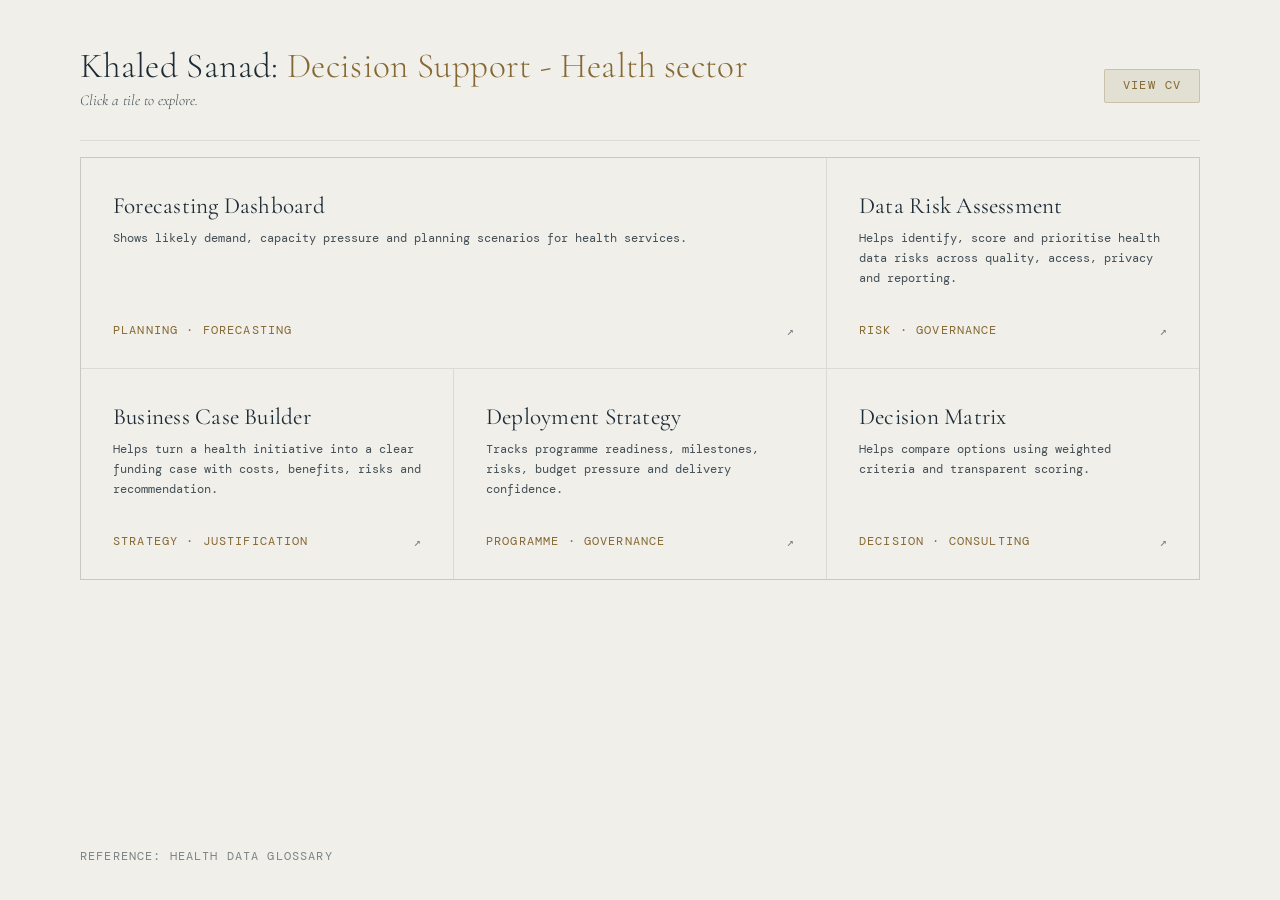
<file: index.html>
<!DOCTYPE html>
<html lang="en">
<head>
<meta charset="UTF-8">
<meta name="viewport" content="width=device-width, initial-scale=1.0">
<link rel="icon" type="image/svg+xml" href="data:image/svg+xml,<svg xmlns='http://www.w3.org/2000/svg' viewBox='0 0 32 32'><rect width='32' height='32' rx='4' fill='%23141414'/><rect x='2' y='2' width='28' height='28' rx='3' fill='none' stroke='%23c9a96e' stroke-width='2'/><circle cx='16' cy='16' r='8' fill='none' stroke='%23c9a96e' stroke-width='2'/></svg>">
<title>Khaled Sanad: Decision Support - Health sector</title>
<link href="https://fonts.googleapis.com/css2?family=Cormorant+Garamond:wght@300;400;600&family=DM+Mono:wght@300;400&display=swap" rel="stylesheet">
<link rel="stylesheet" href="assets/css/tokens.css">
<style>
  :root {
    --surface-hover: var(--surface-alt);
    --gold: var(--accent-index);
    --gold-dim: rgba(var(--accent-index-rgb), var(--accent-dim-opacity));
    --gold-mid: rgba(var(--accent-index-rgb), var(--accent-mid-opacity));
  }
  *, *::before, *::after { box-sizing: border-box; margin: 0; padding: 0; }
  body {
    background: var(--bg);
    color: var(--ink);
    font-family: 'DM Mono', monospace;
    min-height: 100vh;
    display: flex;
    flex-direction: column;
    overflow-x: hidden;
  }
  header {
    padding: 3rem 5rem 1rem;
    display: flex;
    justify-content: space-between;
    align-items: center;
    opacity: 0;
    animation: rise 0.7s ease 0.1s forwards;
  }
  h1 {
    font-family: 'Cormorant Garamond', serif;
    font-weight: 300;
    font-size: clamp(1.5rem, 2.8vw, 2.2rem);
    letter-spacing: 0.01em;
    line-height: 1;
    color: var(--ink);
  }
  h1 em { font-style: normal; color: var(--gold); }
  .tagline {
    font-family: 'Cormorant Garamond', serif;
    font-style: italic;
    font-weight: 300;
    font-size: 0.95rem;
    color: var(--ink-2);
    margin-top: 0.5rem;
  }
  .meta-block {
    margin-top: 0.9rem;
  }
  .proof-strip {
    font-family: 'DM Mono', monospace;
    font-size: 0.72rem;
    letter-spacing: 0.1em;
    text-transform: uppercase;
    color: var(--ink-2);
  }
  .suggested-path {
    font-family: 'DM Mono', monospace;
    font-size: 0.7rem;
    letter-spacing: 0.05em;
    color: var(--ink-3);
    margin-top: 0.3rem;
  }
  .header-left { display: flex; flex-direction: column; }
  .cv-btn {
    font-family: 'DM Mono', monospace;
    font-size: 0.72rem;
    letter-spacing: 0.12em;
    text-transform: uppercase;
    color: var(--gold);
    text-decoration: none;
    border: 1px solid var(--gold-mid);
    padding: 0.55rem 1.1rem;
    border-radius: 2px;
    transition: color 0.2s, border-color 0.2s, background 0.2s;
    white-space: nowrap;
    cursor: pointer;
    background: var(--gold-dim);
  }
  .cv-btn:hover {
    color: var(--gold);
    border-color: var(--gold);
    background: var(--gold-dim);
  }
  .divider {
    height: 1px;
    background: var(--border);
    margin: 0 5rem;
    opacity: 0;
    animation: rise 0.5s ease 0.3s forwards;
  }
  main {
    padding: 1rem 5rem 5rem;
    flex: 1;
    opacity: 0;
    animation: rise 0.7s ease 0.45s forwards;
  }
  .grid {
    display: grid;
    grid-template-columns: repeat(3, 1fr);
    gap: 1px;
    background: var(--border);
    border: 1px solid var(--border);
  }
  .tile {
    border: 0;
    text-align: left;
    background: var(--bg);
    padding: 2.2rem 2rem 1.8rem;
    display: flex;
    flex-direction: column;
    justify-content: space-between;
    min-height: 210px;
    position: relative;
    overflow: hidden;
    text-decoration: none;
    color: inherit;
    cursor: pointer;
    transition: background 0.25s ease;
  }
  .tile::after {
    content: '';
    position: absolute;
    bottom: 0; left: 0; right: 0;
    height: 1px;
    background: var(--gold);
    transform: scaleX(0);
    transform-origin: left;
    transition: transform 0.35s ease;
  }
  .tile:hover { background: var(--surface-hover); }
  .tile:hover::after { transform: scaleX(1); }
  .tile-title {
    font-family: 'Cormorant Garamond', serif;
    font-weight: 400;
    font-size: 1.45rem;
    line-height: 1.15;
    color: var(--ink);
    letter-spacing: 0.01em;
    margin-bottom: 0.6rem;
  }
  .tile-desc {
    font-size: 0.72rem;
    line-height: 1.75;
    color: var(--ink-2);
    flex: 1;
  }
  .tile-footer {
    margin-top: 1.6rem;
    display: flex;
    justify-content: space-between;
    align-items: center;
  }
  .tile-tag {
    font-size: 0.72rem;
    letter-spacing: 0.1em;
    text-transform: uppercase;
    color: var(--ink-3);
  }
  .tile-tag.active { color: var(--gold); }
  .tile-arrow {
    font-size: 0.75rem;
    color: var(--ink-2);
    opacity: 0.7;
    transition: transform 0.2s ease, color 0.2s ease, opacity 0.2s ease;
  }
  .tile:hover .tile-arrow {
    transform: translate(3px, -3px);
    color: var(--gold);
    opacity: 1;
  }
  .tile.wide { grid-column: span 2; }

  .overlay {
    position: fixed;
    inset: 0;
    z-index: 100;
    background: var(--bg);
    display: flex;
    flex-direction: column;
    opacity: 0;
    pointer-events: none;
    transition: opacity 0.3s ease;
  }
  .overlay.active {
    opacity: 1;
    pointer-events: all;
  }
  .overlay-bar {
    display: flex;
    justify-content: space-between;
    align-items: center;
    padding: 1rem 2rem;
    border-bottom: 1px solid var(--border);
    flex-shrink: 0;
  }
  @media (max-width: 600px) {
    .overlay-bar { justify-content: center; }
    .overlay-artefact { display: none; }
  }
  .overlay-home {
    font-family: 'Cormorant Garamond', serif;
    font-weight: 300;
    font-size: 1rem;
    color: var(--ink-2);
    letter-spacing: 0.04em;
    cursor: pointer;
    background: none;
    border: none;
    padding: 0;
    transition: color 0.2s;
  }
  .overlay-home:hover { color: var(--ink); }
  .overlay-home em {
    font-style: normal;
    color: var(--gold);
  }
  .overlay-artefact { display: none; }
  .overlay iframe {
    flex: 1;
    width: 100%;
    border: none;
    background: var(--bg);
  }

  @keyframes rise {
    from { opacity: 0; transform: translateY(14px); }
    to   { opacity: 1; transform: translateY(0); }
  }
  .tile { opacity: 0; animation: rise 0.5s ease both; }
  .tile:nth-child(1) { animation-delay: 0.55s; }
  .tile:nth-child(2) { animation-delay: 0.65s; }
  .tile:nth-child(3) { animation-delay: 0.72s; }
  .tile:nth-child(4) { animation-delay: 0.79s; }
  .tile:nth-child(5) { animation-delay: 0.86s; }
  @media (max-width: 900px) {
    header { padding: 2.5rem 2rem 2rem; }
    .divider { margin: 0 2rem; }
    main { padding: 2.5rem 2rem 4rem; }
    .grid { grid-template-columns: repeat(2, 1fr); }
    .tile.wide { grid-column: span 2; }
  }
  @media (max-width: 600px) {
    .grid { grid-template-columns: 1fr; }
    .tile.wide { grid-column: span 1; }
    h1 { font-size: 2rem; }
  }

  footer {
    padding: 1.4rem 5rem 2.2rem;
    opacity: 0;
    animation: rise 0.5s ease 1s forwards;
  }
  .footer-link {
    font-family: 'DM Mono', monospace;
    font-size: 0.72rem;
    letter-spacing: 0.1em;
    text-transform: uppercase;
    color: var(--ink-3);
    text-decoration: none;
    cursor: pointer;
    transition: color 0.2s ease;
  }
  .footer-link:hover { color: var(--gold); }
  @media (max-width: 900px) {
    footer { padding: 1.4rem 2rem 2.2rem; }
  }
</style>
</head>
<body>

<header>
  <div class="header-left">
    <h1>Khaled Sanad: <em>Decision Support - Health sector</em></h1>
    <p class="tagline">Click a tile to explore.</p>
    <div class="meta-block">
    </div>
  </div>
  <a class="cv-btn" id="cvBtn" href="cv.html" title="View CV">View CV</a>
</header>
<div class="divider"></div>
<main>
  <div class="grid">

    <a class="tile wide" href="apps/forecasting-dashboard.html" data-title="Forecasting Dashboard">
      <div>
        <div class="tile-title">Forecasting Dashboard</div>
        <div class="tile-desc">Shows likely demand, capacity pressure and planning scenarios for health services.</div>
      </div>
      <div class="tile-footer">
        <span class="tile-tag active">Planning · Forecasting</span>
        <span class="tile-arrow">↗</span>
      </div>
    </a>

    <a class="tile" href="apps/data-risk-assessment.html" data-title="Data Risk Assessment">
      <div>
        <div class="tile-title">Data Risk Assessment</div>
        <div class="tile-desc">Helps identify, score and prioritise health data risks across quality, access, privacy and reporting.</div>
      </div>
      <div class="tile-footer">
        <span class="tile-tag active">Risk · Governance</span>
        <span class="tile-arrow">↗</span>
      </div>
    </a>

    <a class="tile" href="apps/business-case-builder.html" data-title="Business Case Builder">
      <div>
        <div class="tile-title">Business Case Builder</div>
        <div class="tile-desc">Helps turn a health initiative into a clear funding case with costs, benefits, risks and recommendation.</div>
      </div>
      <div class="tile-footer">
        <span class="tile-tag active">Strategy · Justification</span>
        <span class="tile-arrow">↗</span>
      </div>
    </a>

    <a class="tile" href="apps/deployment-strategy-dashboard.html" data-title="Deployment Strategy">
      <div>
        <div class="tile-title">Deployment Strategy</div>
        <div class="tile-desc">Tracks programme readiness, milestones, risks, budget pressure and delivery confidence.</div>
      </div>
      <div class="tile-footer">
        <span class="tile-tag active">Programme · Governance</span>
        <span class="tile-arrow">↗</span>
      </div>
    </a>

    <a class="tile" href="apps/decision-matrix.html" data-title="Decision Matrix">
      <div>
        <div class="tile-title">Decision Matrix</div>
        <div class="tile-desc">Helps compare options using weighted criteria and transparent scoring.</div>
      </div>
      <div class="tile-footer">
        <span class="tile-tag active">Decision · Consulting</span>
        <span class="tile-arrow">↗</span>
      </div>
    </a>

  </div>
</main>

<footer>
  <a class="footer-link" id="ledgerLink" href="apps/ledger.html">Reference: Health Data Glossary</a>
</footer>

<div class="overlay" id="overlay">
  <div class="overlay-bar">
    <button class="overlay-home" id="overlayClose">..back to <em>Home</em></button>
    <span class="overlay-artefact" id="overlayTitle"></span>
  </div>
  <iframe id="overlayFrame" src="" title="Artefact"></iframe>
</div>

<script>
  const overlay = document.getElementById("overlay");
  const overlayFrame = document.getElementById("overlayFrame");
  const overlayTitle = document.getElementById("overlayTitle");
  const overlayClose = document.getElementById("overlayClose");

  let overlayOpen = false;

  function openOverlay(href, title) {
    const absoluteUrl = new URL(href, window.location.href).href;
    overlayFrame.src = absoluteUrl;
    overlayTitle.textContent = title;
    overlay.classList.add("active");
    document.body.style.overflow = "hidden";
    overlayOpen = true;
    history.pushState({ overlay: true }, "");
  }

  function closeOverlay() {
    overlay.classList.remove("active");
    document.body.style.overflow = "";
    overlayOpen = false;
    overlayTitle.textContent = "";
    overlayFrame.src = "";
  }

  document.querySelectorAll("a.tile").forEach(tile => {
    tile.addEventListener("click", e => {
      e.preventDefault();
      openOverlay(tile.getAttribute("href"), tile.getAttribute("data-title"));
    });
  });

  document.getElementById("cvBtn").addEventListener("click", e => {
    e.preventDefault();
    openOverlay("cv.html", "Curriculum Vitae");
  });

  document.getElementById("ledgerLink").addEventListener("click", e => {
    e.preventDefault();
    openOverlay("apps/ledger.html", "Health Data Glossary");
  });

  overlayClose.addEventListener("click", () => {
    window.location.href = "index.html";
  });

  window.addEventListener("popstate", () => {
    if (overlayOpen) window.location.href = "index.html";
  });

  document.addEventListener("keydown", e => {
    if (e.key === "Escape" && overlayOpen) window.location.href = "index.html";
  });
</script>

</body>
</html>
</file>
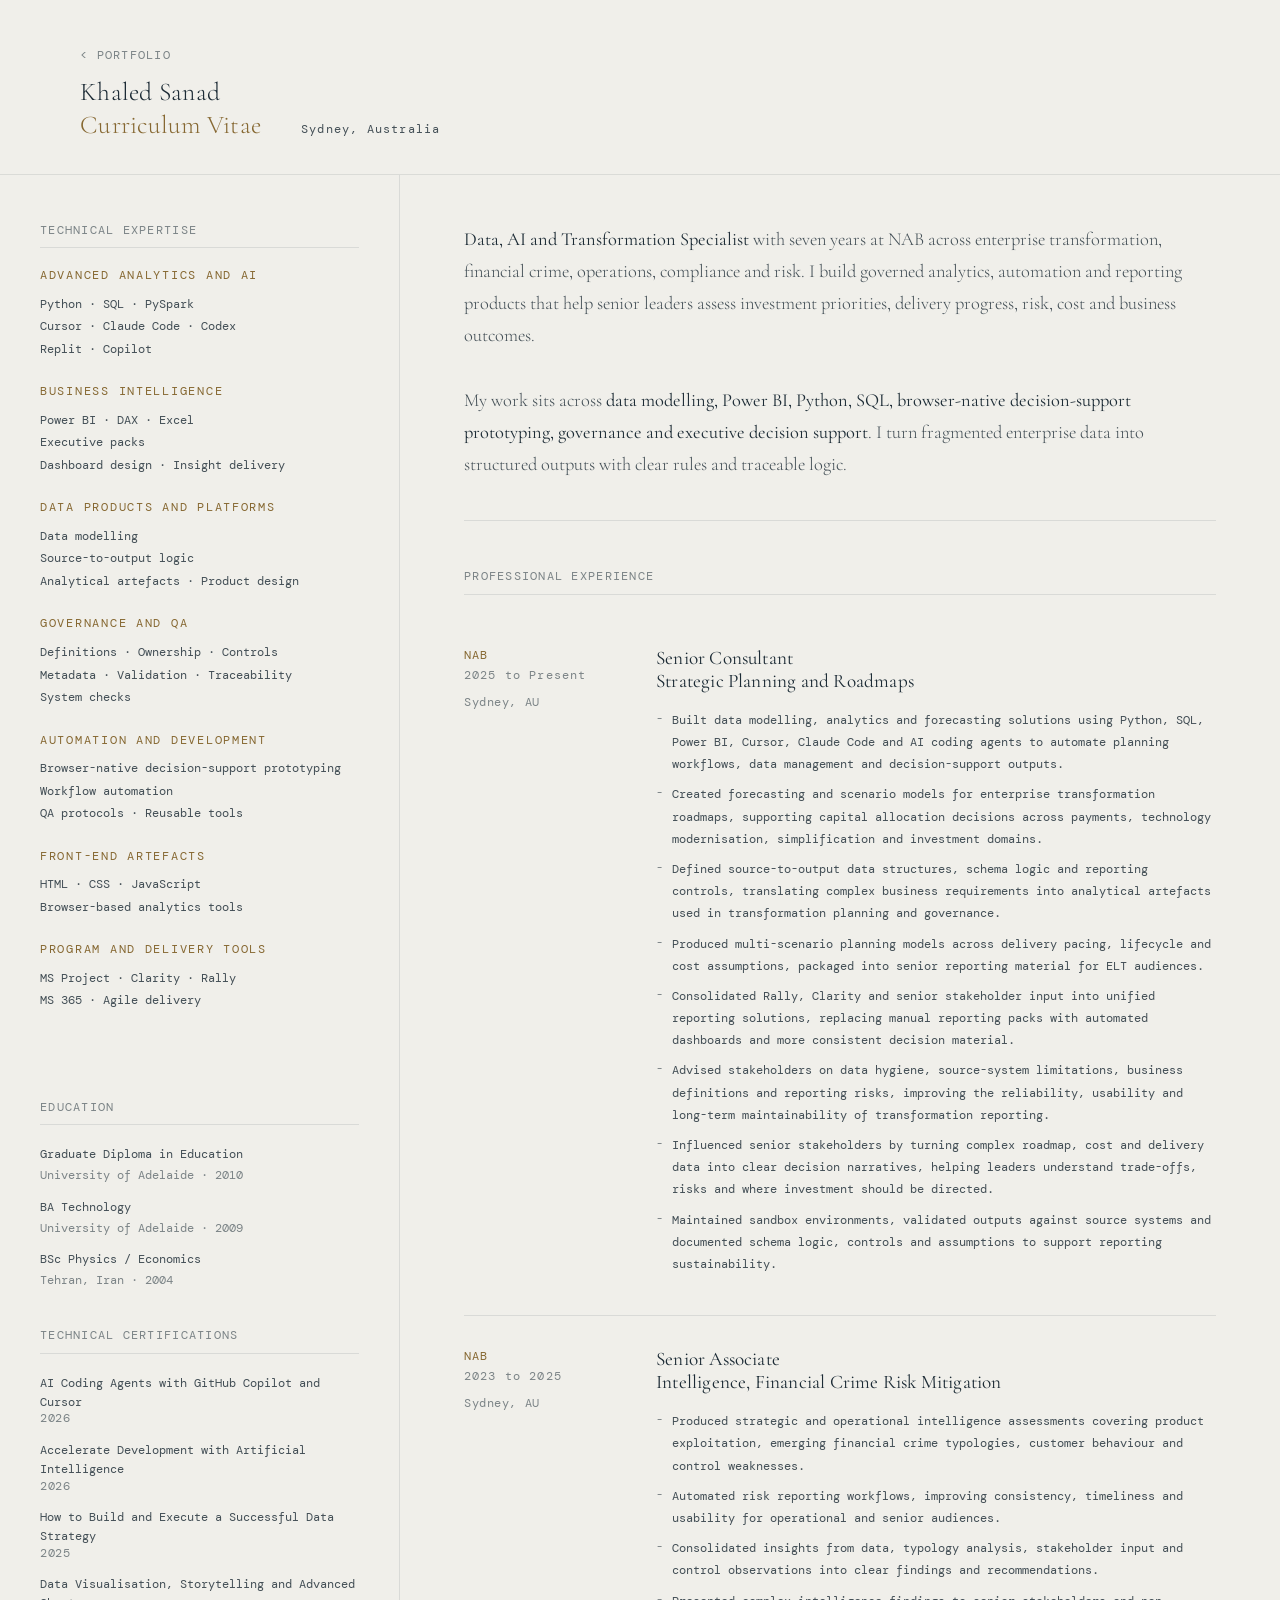
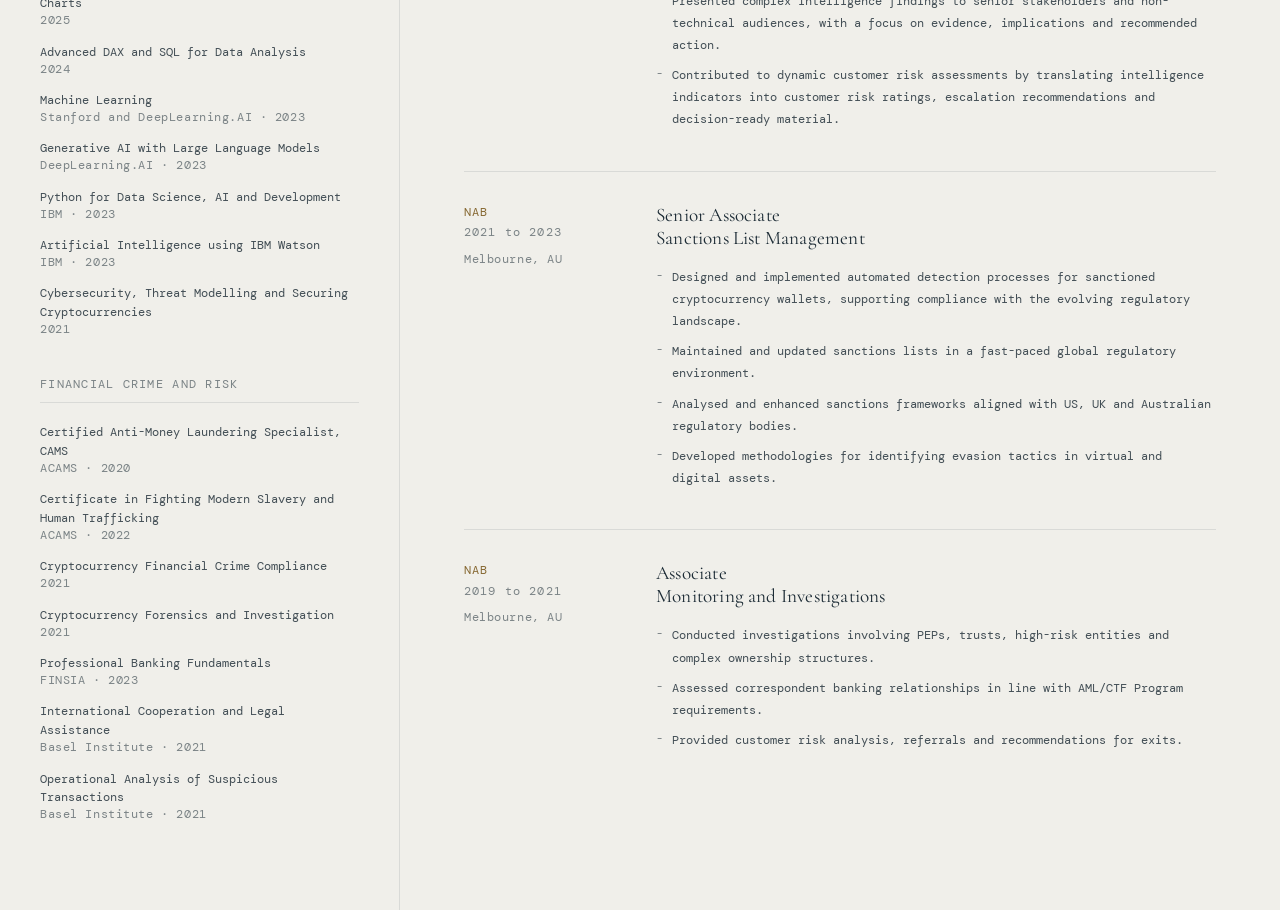
<file: cv.html>
<!DOCTYPE html>
<html lang="en">
<head>
<meta charset="UTF-8">
<meta name="viewport" content="width=device-width, initial-scale=1.0">
<title>Khaled Sanad - CV</title>
<link href="https://fonts.googleapis.com/css2?family=Cormorant+Garamond:ital,wght@0,300;0,400;0,600;1,300&family=DM+Mono:wght@300;400&display=swap" rel="stylesheet">
<link rel="stylesheet" href="assets/css/tokens.css">
<style>
  :root {
    --gold:     var(--accent-index);
    --gold-dim: rgba(var(--accent-index-rgb), var(--accent-dim-opacity));
    --gold-mid: rgba(var(--accent-index-rgb), var(--accent-mid-opacity));
  }

  *, *::before, *::after { box-sizing: border-box; margin: 0; padding: 0; }

  html { scroll-behavior: smooth; }

  body {
    background: var(--bg);
    color: var(--ink);
    font-family: 'DM Mono', monospace;
    min-height: 100vh;
    -webkit-font-smoothing: antialiased;
  }

  header {
    position: sticky;
    top: 0;
    z-index: 50;
    background: var(--bg);
    padding: 3rem 5rem 2rem;
    border-bottom: 1px solid var(--border);
    display: flex;
    flex-direction: row;
    justify-content: space-between;
    align-items: flex-end;
    gap: 2rem;
    opacity: 0;
    animation: rise 0.7s ease 0.1s forwards;
  }

  .header-name {
    flex-shrink: 0;
    display: flex;
    flex-direction: column;
  }

  .header-name-text { display: flex; flex-direction: column; }

  @media (min-width: 901px) {
    .header-name {
      flex-direction: row;
      align-items: flex-end;
      gap: 2.5rem;
    }
  }

  .header-bottom {
    display: flex;
    flex-direction: row;
    justify-content: flex-end;
    align-items: flex-end;
  }

  .contact-desktop { display: block; }
  .contact-mobile  { display: none; }

  .back-link {
    font-size: .72rem;
    letter-spacing: .11em;
    text-transform: uppercase;
    color: var(--ink-3);
    text-decoration: none;
    display: inline-flex;
    align-items: center;
    gap: 0.4rem;
    margin-bottom: 0.75rem;
    transition: color 0.2s;
  }

  .back-link:hover { color: var(--gold); }

  h1 {
    font-family: 'Cormorant Garamond', serif;
    font-weight: 300;
    font-size: clamp(2rem, 4vw, 3rem);
    letter-spacing: 0.01em;
    line-height: 1;
    text-align: left;
    color: var(--ink);
  }

  h1 em {
    font-style: italic;
    color: var(--gold);
    font-weight: 300;
  }

  .contact-line {
    font-size: .74rem;
    letter-spacing: 0.1em;
    color: var(--ink-2);
    line-height: 2;
  }

  .page {
    display: grid;
    grid-template-columns: 1fr 2.2fr;
    grid-template-rows: auto 1fr;
    min-height: calc(100vh - 120px);
    opacity: 0;
    animation: rise 0.7s ease 0.35s forwards;
  }

  aside       { grid-column: 1; grid-row: 1; }
  main        { grid-column: 2; grid-row: 1 / 3; }

  .page-credentials {
    grid-column: 1;
    grid-row: 2;
    border-right: 1px solid var(--border);
    padding: 0 2.5rem 3rem;
  }

  aside {
    border-right: 1px solid var(--border);
    padding: 3rem 2.5rem;
  }

  .section-label {
    font-size: .72rem;
    letter-spacing: .11em;
    text-transform: uppercase;
    color: var(--ink-3);
    margin-bottom: 1.25rem;
    padding-bottom: 0.6rem;
    border-bottom: 1px solid var(--border);
  }

  .aside-block { margin-bottom: 2.5rem; }

  .skill-group { margin-bottom: 1.5rem; }

  .skill-group-title {
    font-size: .72rem;
    letter-spacing: 0.15em;
    text-transform: uppercase;
    color: var(--gold);
    margin-bottom: 0.6rem;
  }

  .skill-item {
    font-size: .74rem;
    line-height: 1.9;
    color: var(--ink-2);
  }

  .cert-item { margin-bottom: 0.9rem; }

  .cert-name {
    font-size: .74rem;
    color: var(--ink-2);
    line-height: 1.6;
  }

  .cert-issuer {
    font-size: .72rem;
    color: var(--ink-3);
    letter-spacing: 0.05em;
  }

  .edu-degree {
    font-size: .74rem;
    color: var(--ink-2);
    line-height: 1.6;
    margin-bottom: 0.25rem;
  }

  .edu-institution {
    font-size: .72rem;
    color: var(--ink-3);
  }

  main { padding: 3rem 4rem; }

  .summary {
    margin-bottom: 3rem;
    padding-bottom: 2.5rem;
    border-bottom: 1px solid var(--border);
  }

  .summary-text {
    font-family: 'Cormorant Garamond', serif;
    font-weight: 300;
    font-size: 1.15rem;
    line-height: 1.75;
    color: var(--ink-2);
    max-width: 720px;
  }

  .summary-text strong {
    color: var(--ink);
    font-weight: 400;
  }

  .role {
    padding: 2rem 0;
    border-bottom: 1px solid var(--border);
    display: grid;
    grid-template-columns: 160px 1fr;
    gap: 0 2rem;
  }

  .role:last-child { border-bottom: none; }

  .role-period {
    font-size: .72rem;
    letter-spacing: 0.1em;
    color: var(--ink-3);
    line-height: 1.8;
    margin-bottom: 0.5rem;
  }

  .role-company {
    font-size: .74rem;
    letter-spacing: 0.1em;
    color: var(--gold);
    text-transform: uppercase;
    margin-bottom: 0.2rem;
  }

  .role-location {
    font-size: .72rem;
    color: var(--ink-3);
    letter-spacing: 0.05em;
  }

  .role-title {
    font-family: 'Cormorant Garamond', serif;
    font-weight: 400;
    font-size: 1.2rem;
    color: var(--ink);
    letter-spacing: 0.01em;
    margin-bottom: 1rem;
    line-height: 1.2;
  }

  .role-points {
    list-style: none;
    padding: 0;
  }

  .role-points li {
    font-size: 0.75rem;
    line-height: 1.85;
    color: var(--ink-2);
    padding-left: 1rem;
    position: relative;
    margin-bottom: 0.5rem;
  }

  .role-points li::before {
    content: '-';
    position: absolute;
    left: 0;
    color: var(--ink-3);
    font-size: .72rem;
  }

  @keyframes rise {
    from { opacity: 0; transform: translateY(12px); }
    to   { opacity: 1; transform: translateY(0); }
  }

  @media (max-width: 900px) {
    header {
      padding: 2rem 2rem 1.5rem;
      flex-direction: column;
      align-items: flex-start;
      gap: 0.75rem;
    }

    .header-bottom {
      width: 100%;
      justify-content: space-between;
      align-items: flex-end;
    }

    .contact-desktop { display: none; }
    .contact-mobile  { display: block; }

    .page { display: flex; flex-direction: column; }

    aside {
      position: static;
      border-right: none;
      border-bottom: none;
      padding: 2rem 2rem 0;
      order: 1;
    }

    aside .aside-block:last-child { margin-bottom: 0; }

    main {
      padding: 1.25rem 2rem 2rem;
      order: 2;
    }

    .summary {
      border-bottom: none;
      margin-bottom: 0.75rem;
      padding-bottom: 0;
    }

    .experience .section-label { border-top: none; }

    .page-credentials {
      order: 3;
      padding: 0 2rem 3rem;
      border-top: 1px solid var(--border);
      border-right: none;
    }

    .role {
      grid-template-columns: 1fr;
      gap: 0.5rem;
      padding: 1.25rem 0;
    }

    #section-skills, #section-experience, #section-credentials { scroll-margin-top: 220px; }
  }

  .cv-short { display: none; }
  .cv-full  { display: inline; }

  @media (max-width: 900px) {
    .cv-short { display: inline; }
    .cv-full  { display: none; }
  }

  .nav-pills {
    display: none;
    flex-direction: column;
    align-items: flex-end;
    gap: 0.35rem;
    justify-content: flex-end;
  }

  @media (max-width: 900px) {
    .nav-pills { display: flex; }
  }

  .nav-pill {
    font-family: 'DM Mono', monospace;
    font-size: .72rem;
    letter-spacing: 0.15em;
    text-transform: uppercase;
    color: var(--ink-3);
    text-decoration: none;
    border: 1px solid var(--border);
    padding: 0.3rem 0.8rem;
    border-radius: 2px;
    background: transparent;
    transition: color 0.2s, border-color 0.2s, background 0.2s;
    white-space: nowrap;
  }

  .nav-pill:hover {
    color: var(--gold);
    border-color: rgba(201,169,110,0.4);
    background: var(--gold-dim);
  }

  @media print {
    body { background: white; color: #111; }
    header, aside, main { padding: 1.5rem; }
    .back-link { display: none; }
  }
</style>
</head>
<body>

 <header>
  <div class="header-name">
    <div class="header-name-text">
      <a class="back-link" href="index.html">&lt; Portfolio</a>
      <h1 class="cv-title" style="font-family:'Cormorant Garamond',serif;font-weight:300;font-size:1.6rem;line-height:1.3;letter-spacing:0.01em;text-align:left;">
        <span class="cv-full">Khaled Sanad<br><span style="color:var(--gold);">Curriculum Vitae</span></span>
        <span class="cv-short">Khaled Sanad<br><span style="color:var(--gold);">Curriculum Vitae</span></span>
      </h1>
    </div>
    <div class="contact-line contact-desktop">
      Sydney, Australia
    </div>
  </div>

  <div class="header-bottom">
    <div class="contact-line contact-mobile">
      Sydney, Australia
    </div>
    <div class="nav-pills">
      <a class="nav-pill" href="#section-experience">Experience</a>
      <a class="nav-pill" href="#section-credentials">Credentials</a>
    </div>
  </div>
</header>
  
<div class="page">

  <aside>
    <div class="aside-block" id="section-skills" style="scroll-margin-top: 160px;">
      <div class="section-label">Technical Expertise</div>

      <div class="skill-group">
        <div class="skill-group-title">Advanced Analytics and AI</div>
        <div class="skill-item">Python · SQL · PySpark</div>
        <div class="skill-item">Cursor · Claude Code · Codex</div>
        <div class="skill-item">Replit · Copilot</div>
      </div>

      <div class="skill-group">
        <div class="skill-group-title">Business Intelligence</div>
        <div class="skill-item">Power BI · DAX · Excel</div>
        <div class="skill-item">Executive packs</div>
        <div class="skill-item">Dashboard design · Insight delivery</div>
      </div>

      <div class="skill-group">
        <div class="skill-group-title">Data Products and Platforms</div>
        <div class="skill-item">Data modelling</div>
        <div class="skill-item">Source-to-output logic</div>
        <div class="skill-item">Analytical artefacts · Product design</div>
      </div>

      <div class="skill-group">
        <div class="skill-group-title">Governance and QA</div>
        <div class="skill-item">Definitions · Ownership · Controls</div>
        <div class="skill-item">Metadata · Validation · Traceability</div>
        <div class="skill-item">System checks</div>
      </div>

      <div class="skill-group">
        <div class="skill-group-title">Automation and Development</div>
        <div class="skill-item">Browser-native decision-support prototyping</div>
        <div class="skill-item">Workflow automation</div>
        <div class="skill-item">QA protocols · Reusable tools</div>
      </div>

      <div class="skill-group">
        <div class="skill-group-title">Front-End Artefacts</div>
        <div class="skill-item">HTML · CSS · JavaScript</div>
        <div class="skill-item">Browser-based analytics tools</div>
      </div>

      <div class="skill-group">
        <div class="skill-group-title">Program and Delivery Tools</div>
        <div class="skill-item">MS Project · Clarity · Rally</div>
        <div class="skill-item">MS 365 · Agile delivery</div>
      </div>
    </div>
  </aside>

  <main>
    <div class="summary">
      <div class="summary-text">
        <strong>Data, AI and Transformation Specialist</strong> with seven years at NAB across enterprise transformation, financial crime, operations, compliance and risk. I build governed analytics, automation and reporting products that help senior leaders assess investment priorities, delivery progress, risk, cost and business outcomes.<br><br>
        My work sits across <strong>data modelling, Power BI, Python, SQL, browser-native decision-support prototyping, governance and executive decision support</strong>. I turn fragmented enterprise data into structured outputs with clear rules and traceable logic.
      </div>
    </div>

    <div class="experience" id="section-experience" style="scroll-margin-top: 160px;">
      <div class="section-label">Professional Experience</div>

      <div class="role">
        <div class="role-meta">
          <div class="role-company">NAB</div>
          <div class="role-period">2025 to Present</div>
          <div class="role-location">Sydney, AU</div>
        </div>
        <div class="role-content">
          <div class="role-title">Senior Consultant<br>Strategic Planning and Roadmaps</div>
          <ul class="role-points">
            <li>Built data modelling, analytics and forecasting solutions using Python, SQL, Power BI, Cursor, Claude Code and AI coding agents to automate planning workflows, data management and decision-support outputs.</li>
            <li>Created forecasting and scenario models for enterprise transformation roadmaps, supporting capital allocation decisions across payments, technology modernisation, simplification and investment domains.</li>
            <li>Defined source-to-output data structures, schema logic and reporting controls, translating complex business requirements into analytical artefacts used in transformation planning and governance.</li>
            <li>Produced multi-scenario planning models across delivery pacing, lifecycle and cost assumptions, packaged into senior reporting material for ELT audiences.</li>
            <li>Consolidated Rally, Clarity and senior stakeholder input into unified reporting solutions, replacing manual reporting packs with automated dashboards and more consistent decision material.</li>
            <li>Advised stakeholders on data hygiene, source-system limitations, business definitions and reporting risks, improving the reliability, usability and long-term maintainability of transformation reporting.</li>
            <li>Influenced senior stakeholders by turning complex roadmap, cost and delivery data into clear decision narratives, helping leaders understand trade-offs, risks and where investment should be directed.</li>
            <li>Maintained sandbox environments, validated outputs against source systems and documented schema logic, controls and assumptions to support reporting sustainability.</li>
          </ul>
        </div>
      </div>

      <div class="role">
        <div class="role-meta">
          <div class="role-company">NAB</div>
          <div class="role-period">2023 to 2025</div>
          <div class="role-location">Sydney, AU</div>
        </div>
        <div class="role-content">
          <div class="role-title">Senior Associate<br>Intelligence, Financial Crime Risk Mitigation</div>
          <ul class="role-points">
            <li>Produced strategic and operational intelligence assessments covering product exploitation, emerging financial crime typologies, customer behaviour and control weaknesses.</li>
            <li>Automated risk reporting workflows, improving consistency, timeliness and usability for operational and senior audiences.</li>
            <li>Consolidated insights from data, typology analysis, stakeholder input and control observations into clear findings and recommendations.</li>
            <li>Presented complex intelligence findings to senior stakeholders and non-technical audiences, with a focus on evidence, implications and recommended action.</li>
            <li>Contributed to dynamic customer risk assessments by translating intelligence indicators into customer risk ratings, escalation recommendations and decision-ready material.</li>
          </ul>
        </div>
      </div>

      <div class="role">
        <div class="role-meta">
          <div class="role-company">NAB</div>
          <div class="role-period">2021 to 2023</div>
          <div class="role-location">Melbourne, AU</div>
        </div>
        <div class="role-content">
          <div class="role-title">Senior Associate<br>Sanctions List Management</div>
          <ul class="role-points">
            <li>Designed and implemented automated detection processes for sanctioned cryptocurrency wallets, supporting compliance with the evolving regulatory landscape.</li>
            <li>Maintained and updated sanctions lists in a fast-paced global regulatory environment.</li>
            <li>Analysed and enhanced sanctions frameworks aligned with US, UK and Australian regulatory bodies.</li>
            <li>Developed methodologies for identifying evasion tactics in virtual and digital assets.</li>
          </ul>
        </div>
      </div>

      <div class="role">
        <div class="role-meta">
          <div class="role-company">NAB</div>
          <div class="role-period">2019 to 2021</div>
          <div class="role-location">Melbourne, AU</div>
        </div>
        <div class="role-content">
          <div class="role-title">Associate<br>Monitoring and Investigations</div>
          <ul class="role-points">
            <li>Conducted investigations involving PEPs, trusts, high-risk entities and complex ownership structures.</li>
            <li>Assessed correspondent banking relationships in line with AML/CTF Program requirements.</li>
            <li>Provided customer risk analysis, referrals and recommendations for exits.</li>
          </ul>
        </div>
      </div>

    </div>
  </main>

  <div class="page-credentials">
    <div class="aside-block" id="section-credentials" style="scroll-margin-top: 220px;">
      <div class="section-label">Education</div>

      <div class="cert-item">
        <div class="edu-degree">Graduate Diploma in Education</div>
        <div class="edu-institution">University of Adelaide · 2010</div>
      </div>

      <div class="cert-item">
        <div class="edu-degree">BA Technology</div>
        <div class="edu-institution">University of Adelaide · 2009</div>
      </div>

      <div class="cert-item">
        <div class="edu-degree">BSc Physics / Economics</div>
        <div class="edu-institution">Tehran, Iran · 2004</div>
      </div>
    </div>

    <div class="aside-block">
      <div class="section-label">Technical Certifications</div>

      <div class="cert-item">
        <div class="cert-name">AI Coding Agents with GitHub Copilot and Cursor</div>
        <div class="cert-issuer">2026</div>
      </div>

      <div class="cert-item">
        <div class="cert-name">Accelerate Development with Artificial Intelligence</div>
        <div class="cert-issuer">2026</div>
      </div>

      <div class="cert-item">
        <div class="cert-name">How to Build and Execute a Successful Data Strategy</div>
        <div class="cert-issuer">2025</div>
      </div>

      <div class="cert-item">
        <div class="cert-name">Data Visualisation, Storytelling and Advanced Charts</div>
        <div class="cert-issuer">2025</div>
      </div>

      <div class="cert-item">
        <div class="cert-name">Advanced DAX and SQL for Data Analysis</div>
        <div class="cert-issuer">2024</div>
      </div>

      <div class="cert-item">
        <div class="cert-name">Machine Learning</div>
        <div class="cert-issuer">Stanford and DeepLearning.AI · 2023</div>
      </div>

      <div class="cert-item">
        <div class="cert-name">Generative AI with Large Language Models</div>
        <div class="cert-issuer">DeepLearning.AI · 2023</div>
      </div>

      <div class="cert-item">
        <div class="cert-name">Python for Data Science, AI and Development</div>
        <div class="cert-issuer">IBM · 2023</div>
      </div>

      <div class="cert-item">
        <div class="cert-name">Artificial Intelligence using IBM Watson</div>
        <div class="cert-issuer">IBM · 2023</div>
      </div>

      <div class="cert-item">
        <div class="cert-name">Cybersecurity, Threat Modelling and Securing Cryptocurrencies</div>
        <div class="cert-issuer">2021</div>
      </div>
    </div>

    <div class="aside-block">
      <div class="section-label">Financial Crime and Risk</div>

      <div class="cert-item">
        <div class="cert-name">Certified Anti-Money Laundering Specialist, CAMS</div>
        <div class="cert-issuer">ACAMS · 2020</div>
      </div>

      <div class="cert-item">
        <div class="cert-name">Certificate in Fighting Modern Slavery and Human Trafficking</div>
        <div class="cert-issuer">ACAMS · 2022</div>
      </div>

      <div class="cert-item">
        <div class="cert-name">Cryptocurrency Financial Crime Compliance</div>
        <div class="cert-issuer">2021</div>
      </div>

      <div class="cert-item">
        <div class="cert-name">Cryptocurrency Forensics and Investigation</div>
        <div class="cert-issuer">2021</div>
      </div>

      <div class="cert-item">
        <div class="cert-name">Professional Banking Fundamentals</div>
        <div class="cert-issuer">FINSIA · 2023</div>
      </div>

      <div class="cert-item">
        <div class="cert-name">International Cooperation and Legal Assistance</div>
        <div class="cert-issuer">Basel Institute · 2021</div>
      </div>

      <div class="cert-item">
        <div class="cert-name">Operational Analysis of Suspicious Transactions</div>
        <div class="cert-issuer">Basel Institute · 2021</div>
      </div>
    </div>
  </div>

</div>

</body>
<script>
  if (window.self !== window.top) {
    const backLink = document.querySelector('.back-link');
    if (backLink) backLink.style.display = 'none';
  }
</script>
</html>
</file>
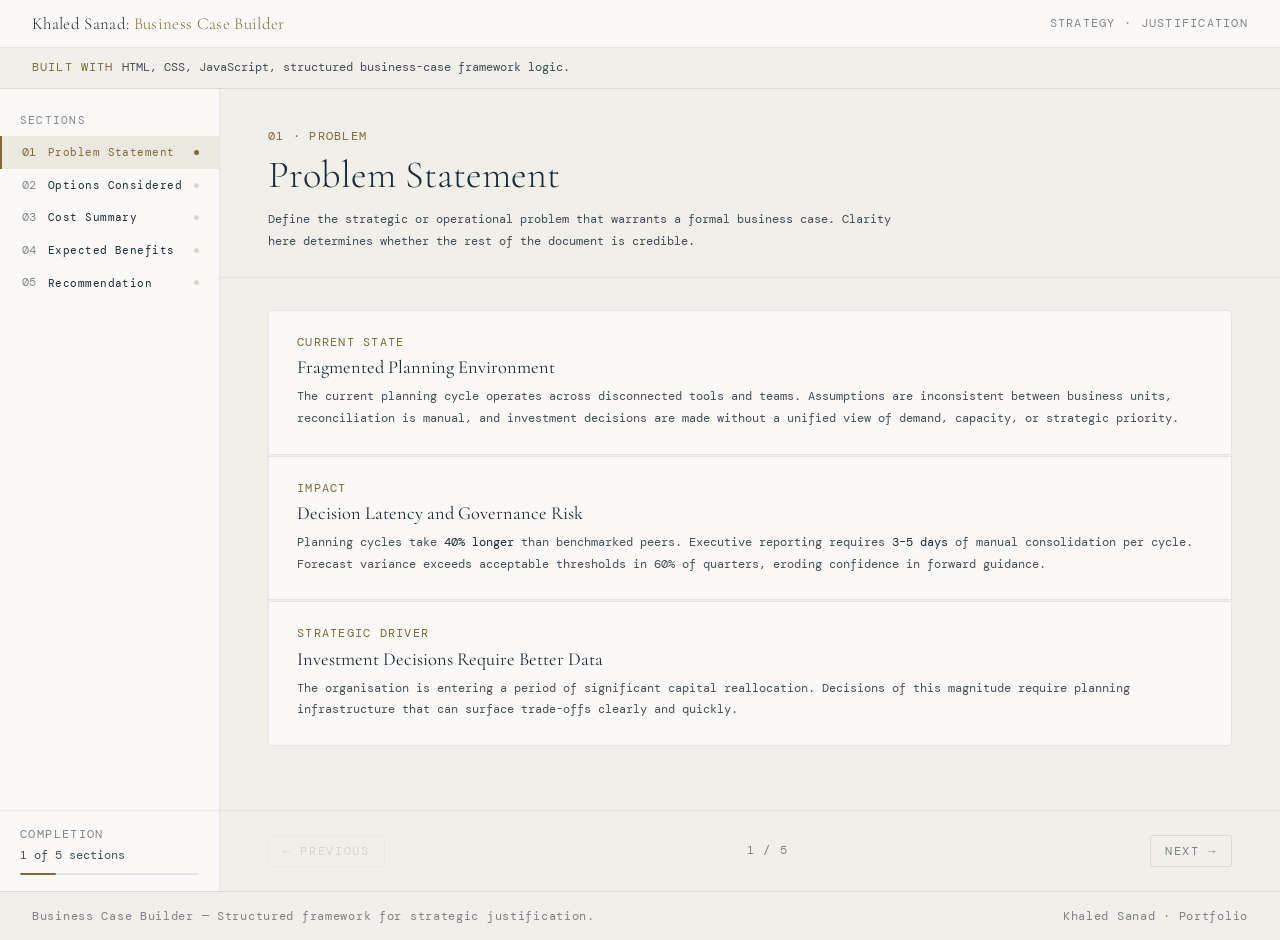
<file: apps/business-case-builder.html>
<!DOCTYPE html>
<html lang="en">
<head>
<meta charset="UTF-8">
<meta name="viewport" content="width=device-width, initial-scale=1.0">
<title>Business Case Builder — Khaled Sanad</title>
<link href="https://fonts.googleapis.com/css2?family=Cormorant+Garamond:wght@300;400;600&family=DM+Mono:wght@300;400&display=swap" rel="stylesheet">
<link rel="stylesheet" href="../assets/css/tokens.css">
<style>
  :root {
    --accent:     var(--accent-bizcase);
    --accent-rgb: var(--accent-bizcase-rgb);
    --accent-dim: rgba(var(--accent-bizcase-rgb), var(--accent-dim-opacity));
    --accent-mid: rgba(var(--accent-bizcase-rgb), var(--accent-mid-opacity));
  }
  *, *::before, *::after { box-sizing: border-box; margin: 0; padding: 0; }
  html { font-size: 16px; scroll-behavior: smooth; }
  body {
    font-family: var(--font-mono);
    background: var(--bg);
    color: var(--ink);
    -webkit-font-smoothing: antialiased;
    min-height: 100vh;
    display: flex;
    flex-direction: column;
  }
  .site-header {
    background: var(--surface);
    border-bottom: 1px solid var(--border);
    padding: 13px 2rem;
    display: flex;
    align-items: center;
    justify-content: space-between;
    flex-shrink: 0;
    position: sticky;
    top: 0;
    z-index: 200;
  }
  .site-logo {
    font-family: var(--font-serif);
    font-weight: 300;
    font-size: 1.05rem;
    color: var(--ink);
    letter-spacing: 0.02em;
  }
  .site-logo em { font-style: normal; color: var(--accent); }
  .header-tag {
    font-size: .72rem;
    letter-spacing: .11em;
    text-transform: uppercase;
    color: var(--ink-3);
  }
  .app {
    flex: 1;
    display: flex;
    overflow: hidden;
    height: calc(100vh - 47px);
  }
  .sidebar {
    width: 220px;
    flex-shrink: 0;
    background: var(--surface);
    border-right: 1px solid var(--border);
    display: flex;
    flex-direction: column;
    overflow-y: auto;
  }
  .sidebar-section { padding: 1.5rem 0 0.5rem; }
  .sidebar-heading {
    font-size: .7rem;
    letter-spacing: .11em;
    text-transform: uppercase;
    color: var(--ink-3);
    padding: 0 1.25rem 0.6rem;
  }
  .nav-item {
    display: flex;
    align-items: center;
    gap: 10px;
    padding: 0.55rem 1.25rem;
    cursor: pointer;
    transition: background var(--tr), color var(--tr);
    border-left: 2px solid transparent;
  }
  .nav-item:hover { background: var(--accent-dim); color: var(--accent); }
  .nav-item.active { background: var(--accent-dim); border-left-color: var(--accent); color: var(--accent); }
  .nav-item-num {
    font-size: .72rem;
    color: var(--ink-3);
    width: 16px;
    flex-shrink: 0;
    transition: color var(--tr);
  }
  .nav-item.active .nav-item-num,
  .nav-item:hover .nav-item-num { color: var(--accent); }
  .nav-item-label { font-size: 0.7rem; letter-spacing: 0.04em; line-height: 1.3; }
  .nav-item-status {
    margin-left: auto;
    width: 5px;
    height: 5px;
    border-radius: 50%;
    background: var(--accent-mid);
    flex-shrink: 0;
  }
  .nav-item.active .nav-item-status { background: var(--accent); }
  .sidebar-meta {
    padding: 1rem 1.25rem;
    margin-top: auto;
    border-top: 1px solid var(--border-soft);
  }
  .sidebar-meta-label {
    font-size: .72rem;
    letter-spacing: 0.12em;
    text-transform: uppercase;
    color: var(--ink-3);
    margin-bottom: 0.35rem;
  }
  .sidebar-meta-value { font-size: .74rem; color: var(--ink-2); }
  .progress-bar-wrap {
    margin-top: 0.6rem;
    height: 2px;
    background: var(--border);
    border-radius: 2px;
    overflow: hidden;
  }
  .progress-bar-fill {
    height: 100%;
    background: var(--accent);
    border-radius: 2px;
    transition: width 0.4s ease;
  }
  .content-panel {
    flex: 1;
    overflow-y: auto;
    background: var(--bg);
    display: flex;
    flex-direction: column;
  }
  .section-view {
    display: none;
    flex: 1;
    flex-direction: column;
    animation: fadeSlide 0.2s ease both;
  }
  .section-view.active { display: flex; }
  @keyframes fadeSlide {
    from { opacity: 0; transform: translateX(12px); }
    to   { opacity: 1; transform: translateX(0); }
  }
  .section-header {
    padding: 2.5rem 3rem 1.5rem;
    border-bottom: 1px solid var(--border-soft);
  }
  .section-eyebrow {
    font-size: .72rem;
    letter-spacing: .11em;
    text-transform: uppercase;
    color: var(--accent);
    margin-bottom: 0.6rem;
  }
  .section-title {
    font-family: var(--font-serif);
    font-weight: 300;
    font-size: clamp(1.6rem, 3vw, 2.4rem);
    line-height: 1.15;
    color: var(--ink);
    margin-bottom: 0.75rem;
  }
  .section-intro {
    font-size: 0.78rem;
    line-height: 1.75;
    color: var(--ink-2);
    max-width: 640px;
  }
  .section-body { padding: 2rem 3rem 4rem; flex: 1; }
  .block {
    background: var(--surface);
    border: 1px solid var(--border);
    padding: 1.5rem 1.75rem;
    margin-bottom: 1px;
    transition: background var(--tr);
  }
  .block:first-child { border-radius: var(--radius) var(--radius) 0 0; }
  .block:last-child  { border-radius: 0 0 var(--radius) var(--radius); margin-bottom: 0; }
  .block:only-child  { border-radius: var(--radius); }
  .block:hover { background: var(--surface-alt); }
  .block-label {
    font-size: .72rem;
    letter-spacing: .11em;
    text-transform: uppercase;
    color: var(--accent);
    margin-bottom: 0.4rem;
  }
  .block-title {
    font-family: var(--font-serif);
    font-weight: 400;
    font-size: 1.15rem;
    color: var(--ink);
    margin-bottom: 0.5rem;
  }
  .block-body { font-size: 0.75rem; line-height: 1.8; color: var(--ink-2); }
  .block-body strong { color: var(--ink); font-weight: 400; }
  .two-col { display: grid; grid-template-columns: 1fr 1fr; gap: 1px; }
  @media (max-width: 700px) { .two-col { grid-template-columns: 1fr; } }
  .stat-row {
    display: flex;
    gap: 1px;
    background: var(--border);
    border: 1px solid var(--border);
    border-radius: var(--radius);
    overflow: hidden;
    margin-bottom: 1.5rem;
  }
  .stat {
    flex: 1;
    background: var(--surface);
    padding: 1rem 1.25rem;
    transition: background var(--tr);
  }
  .stat:hover { background: var(--surface-alt); }
  .stat-num {
    font-family: var(--font-serif);
    font-size: 1.6rem;
    font-weight: 300;
    color: var(--accent);
    line-height: 1;
    margin-bottom: 0.3rem;
  }
  .stat-label {
    font-size: .72rem;
    letter-spacing: 0.1em;
    text-transform: uppercase;
    color: var(--ink-3);
  }
  .rec-block {
    border: 1px solid var(--accent-mid);
    background: var(--accent-dim);
    border-radius: var(--radius);
    padding: 1.75rem;
    margin-bottom: 1.5rem;
  }
  .rec-block .block-label { color: var(--accent); }
  .rec-block .block-body { color: var(--ink-2); }
  .section-nav {
    display: flex;
    justify-content: space-between;
    align-items: center;
    padding: 1.5rem 3rem;
    border-top: 1px solid var(--border-soft);
    margin-top: auto;
    flex-shrink: 0;
  }
  .nav-btn {
    font-family: var(--font-mono);
    font-size: .74rem;
    letter-spacing: 0.14em;
    text-transform: uppercase;
    color: var(--ink-3);
    background: none;
    border: 1px solid var(--border);
    padding: 7px 14px;
    border-radius: 2px;
    cursor: pointer;
    transition: all var(--tr);
  }
  .nav-btn:hover { color: var(--accent); border-color: var(--accent); background: var(--accent-dim); }
  .nav-btn:disabled { opacity: 0.25; cursor: default; pointer-events: none; }
  .section-counter { font-size: .72rem; color: var(--ink-3); letter-spacing: 0.1em; }
  .site-footer {
    border-top: 1px solid var(--border);
    padding: 1rem 2rem;
    display: flex;
    justify-content: space-between;
    font-size: .74rem;
    color: var(--ink-3);
    letter-spacing: 0.06em;
    flex-shrink: 0;
  }
  @media (max-width: 640px) {
    .sidebar { display: none; }
    .section-header, .section-body, .section-nav { padding-left: 1.5rem; padding-right: 1.5rem; }
  }
  .landing-meta{display:flex;flex-wrap:wrap;gap:.35rem 1.6rem;padding:.7rem 2rem;border-bottom:1px solid var(--border);font-family:var(--font-mono,'DM Mono',monospace);font-size:.72rem;line-height:1.5}
  .landing-meta-label{color:var(--accent);letter-spacing:.1em;text-transform:uppercase;margin-right:.5rem}
  .landing-meta-text{color:var(--ink-2)}
</style>
</head>
<body>
<header class="site-header">
  <div class="site-logo">Khaled Sanad: <em>Business Case Builder</em></div>
  <span class="header-tag">Strategy · Justification</span>
</header>
<div class="landing-meta">
  <span><span class="landing-meta-label">Built with</span><span class="landing-meta-text">HTML, CSS, JavaScript, structured business-case framework logic.</span></span>
</div>
<div class="app">
  <nav class="sidebar" id="sidebar">
    <div class="sidebar-section">
      <div class="sidebar-heading">Sections</div>
    </div>
    <div class="sidebar-meta">
      <div class="sidebar-meta-label">Completion</div>
      <div class="sidebar-meta-value" id="progress-label">1 of 5 sections</div>
      <div class="progress-bar-wrap">
        <div class="progress-bar-fill" id="progress-fill" style="width:20%"></div>
      </div>
    </div>
  </nav>
  <div class="content-panel" id="content-panel"></div>
</div>
<footer class="site-footer">
  <span>Business Case Builder — Structured framework for strategic justification.</span>
  <span>Khaled Sanad · Portfolio</span>
</footer>
<script>
const SECTIONS = [
  {
    id: "problem",
    eyebrow: "01 · Problem",
    title: "Problem Statement",
    intro: "Define the strategic or operational problem that warrants a formal business case. Clarity here determines whether the rest of the document is credible.",
    content: () => `
      <div class="block">
        <div class="block-label">Current State</div>
        <div class="block-title">Fragmented Planning Environment</div>
        <div class="block-body">The current planning cycle operates across disconnected tools and teams. Assumptions are inconsistent between business units, reconciliation is manual, and investment decisions are made without a unified view of demand, capacity, or strategic priority.</div>
      </div>
      <div style="margin-top:1px"></div>
      <div class="block">
        <div class="block-label">Impact</div>
        <div class="block-title">Decision Latency and Governance Risk</div>
        <div class="block-body">Planning cycles take <strong>40% longer</strong> than benchmarked peers. Executive reporting requires <strong>3–5 days</strong> of manual consolidation per cycle. Forecast variance exceeds acceptable thresholds in 60% of quarters, eroding confidence in forward guidance.</div>
      </div>
      <div style="margin-top:1px"></div>
      <div class="block">
        <div class="block-label">Strategic Driver</div>
        <div class="block-title">Investment Decisions Require Better Data</div>
        <div class="block-body">The organisation is entering a period of significant capital reallocation. Decisions of this magnitude require planning infrastructure that can surface trade-offs clearly and quickly.</div>
      </div>
    `
  },
  {
    id: "options",
    eyebrow: "02 · Options",
    title: "Options Considered",
    intro: "Three options were evaluated against strategic fit, implementation risk, cost, and time to value.",
    content: () => `
      <div class="block">
        <div class="block-label">Option 1</div>
        <div class="block-title">Do Nothing</div>
        <div class="block-body">Maintain current state. No capital outlay. Existing inefficiencies persist and compound. Governance risk increases as transformation scope expands. <strong>Not recommended.</strong></div>
      </div>
      <div style="margin-top:1px"></div>
      <div class="block">
        <div class="block-label">Option 2</div>
        <div class="block-title">Incremental Tooling</div>
        <div class="block-body">Deploy point solutions to address the highest-friction pain points. Moderate cost (~$180k). Partial improvement with limited integration. Does not resolve the underlying architectural fragmentation. Risk of creating additional silos.</div>
      </div>
      <div style="margin-top:1px"></div>
      <div class="block">
        <div class="block-label">Option 3 — Preferred</div>
        <div class="block-title">Unified Planning Platform</div>
        <div class="block-body">Implement an integrated platform with standardised data models, automated consolidation, scenario modelling, and executive-ready reporting. Highest upfront investment. Strongest long-term value and governance posture. Addresses root cause rather than symptoms.</div>
      </div>
    `
  },
  {
    id: "costs",
    eyebrow: "03 · Costs",
    title: "Cost Summary",
    intro: "Full cost model across capital expenditure, operational run-rate, and change management.",
    content: () => `
      <div class="stat-row">
        <div class="stat"><div class="stat-num">$420k</div><div class="stat-label">Implementation</div></div>
        <div class="stat"><div class="stat-num">$90k</div><div class="stat-label">Annual Run-Rate</div></div>
        <div class="stat"><div class="stat-num">18mo</div><div class="stat-label">Payback Period</div></div>
      </div>
      <div class="two-col">
        <div class="block">
          <div class="block-label">Capital Expenditure</div>
          <div class="block-body">Vendor licensing: <strong>$180k</strong><br>Integration and data engineering: <strong>$140k</strong><br>Change management and training: <strong>$60k</strong><br>Contingency (10%): <strong>$40k</strong></div>
        </div>
        <div class="block">
          <div class="block-label">Annual Operating Cost</div>
          <div class="block-body">Platform licensing: <strong>$55k</strong><br>Support and maintenance: <strong>$20k</strong><br>Governance overhead: <strong>$15k</strong></div>
        </div>
      </div>
    `
  },
  {
    id: "benefits",
    eyebrow: "04 · Benefits",
    title: "Expected Benefits",
    intro: "Quantified and qualitative benefits over a three-year horizon.",
    content: () => `
      <div class="stat-row">
        <div class="stat"><div class="stat-num">−30%</div><div class="stat-label">Cycle Time</div></div>
        <div class="stat"><div class="stat-num">+12%</div><div class="stat-label">Forecast Accuracy</div></div>
        <div class="stat"><div class="stat-num">$280k</div><div class="stat-label">Annual Value Est.</div></div>
      </div>
      <div class="block">
        <div class="block-label">Quantified Benefits</div>
        <div class="block-body">Planning cycle time reduced by <strong>30%</strong>, freeing approximately 1.2 FTE of analyst capacity annually. Forecast accuracy improvement of <strong>12%</strong> based on comparable platform implementations. Estimated annual value realisation: <strong>$280,000</strong> by Year 2.</div>
      </div>
      <div style="margin-top:1px"></div>
      <div class="block">
        <div class="block-label">Qualitative Benefits</div>
        <div class="block-body">Improved executive confidence in forward guidance. Stronger governance posture ahead of regulatory scrutiny. Reduced manual reconciliation burden across finance and strategy teams. Better alignment between investment decisions and enterprise strategic outcomes.</div>
      </div>
    `
  },
  {
    id: "recommendation",
    eyebrow: "05 · Recommendation",
    title: "Recommendation",
    intro: "Based on the options analysis and cost-benefit assessment, the following recommendation is made for executive consideration.",
    content: () => `
      <div class="rec-block">
        <div class="block-label">Recommended Decision</div>
        <div class="block-title" style="font-family:var(--font-serif);font-size:1.2rem;color:var(--ink);margin-bottom:0.5rem;">Proceed with Option 3 — Unified Planning Platform</div>
        <div class="block-body">A phased rollout over three quarters. Investment gate at end of Phase 1 before committing to full deployment.</div>
      </div>
      <div class="two-col">
        <div class="block">
          <div class="block-label">Phase 1 · Q1</div>
          <div class="block-title" style="font-size:0.95rem">Foundation</div>
          <div class="block-body">Core data integration, baseline reporting, and stakeholder onboarding. Gate review at end of quarter.</div>
        </div>
        <div class="block">
          <div class="block-label">Phase 2 · Q2</div>
          <div class="block-title" style="font-size:0.95rem">Scenario Modelling</div>
          <div class="block-body">Multi-scenario planning capability, forecast variance tracking, and executive dashboard v1.</div>
        </div>
        <div class="block">
          <div class="block-label">Phase 3 · Q3</div>
          <div class="block-title" style="font-size:0.95rem">Governance Automation</div>
          <div class="block-body">Automated consolidation, governance reporting, and organisation-wide rollout.</div>
        </div>
        <div class="block">
          <div class="block-label">Value Checkpoints</div>
          <div class="block-title" style="font-size:0.95rem">Quarterly Reviews</div>
          <div class="block-body">Adoption rate, cycle time reduction, and forecast accuracy tracked each quarter against baseline.</div>
        </div>
      </div>
    `
  }
];

let current = 0;

const sidebarSection = document.querySelector(".sidebar-section");
SECTIONS.forEach((sec, i) => {
  const item = document.createElement("div");
  item.className = "nav-item" + (i === 0 ? " active" : "");
  item.dataset.index = i;
  item.innerHTML = `
    <span class="nav-item-num">0${i+1}</span>
    <span class="nav-item-label">${sec.title}</span>
    <span class="nav-item-status"></span>
  `;
  item.addEventListener("click", () => goTo(i));
  sidebarSection.appendChild(item);
});

const contentPanel = document.getElementById("content-panel");
SECTIONS.forEach((sec, i) => {
  const view = document.createElement("div");
  view.className = "section-view" + (i === 0 ? " active" : "");
  view.id = `section-${i}`;
  view.innerHTML = `
    <div class="section-header">
      <div class="section-eyebrow">${sec.eyebrow}</div>
      <h1 class="section-title">${sec.title}</h1>
      <p class="section-intro">${sec.intro}</p>
    </div>
    <div class="section-body">${sec.content()}</div>
    <div class="section-nav">
      <button class="nav-btn" id="prev-${i}" ${i === 0 ? "disabled" : ""}>← Previous</button>
      <span class="section-counter">${i+1} / ${SECTIONS.length}</span>
      <button class="nav-btn" id="next-${i}" ${i === SECTIONS.length-1 ? "disabled" : ""}>Next →</button>
    </div>
  `;
  contentPanel.appendChild(view);
  view.querySelector(`#prev-${i}`)?.addEventListener("click", () => goTo(i - 1));
  view.querySelector(`#next-${i}`)?.addEventListener("click", () => goTo(i + 1));
});

function goTo(index) {
  if (index < 0 || index >= SECTIONS.length) return;
  document.getElementById(`section-${current}`).classList.remove("active");
  document.querySelectorAll(".nav-item")[current].classList.remove("active");
  current = index;
  document.getElementById(`section-${current}`).classList.add("active");
  document.querySelectorAll(".nav-item")[current].classList.add("active");
  contentPanel.scrollTo({ top: 0, behavior: "instant" });
  const pct = Math.round(((current + 1) / SECTIONS.length) * 100);
  document.getElementById("progress-fill").style.width = pct + "%";
  document.getElementById("progress-label").textContent = `${current + 1} of ${SECTIONS.length} sections`;
}

document.addEventListener("keydown", e => {
  if (e.key === "ArrowRight" || e.key === "ArrowDown") goTo(current + 1);
  if (e.key === "ArrowLeft"  || e.key === "ArrowUp")   goTo(current - 1);
});
</script>
</body>
</html>
</file>
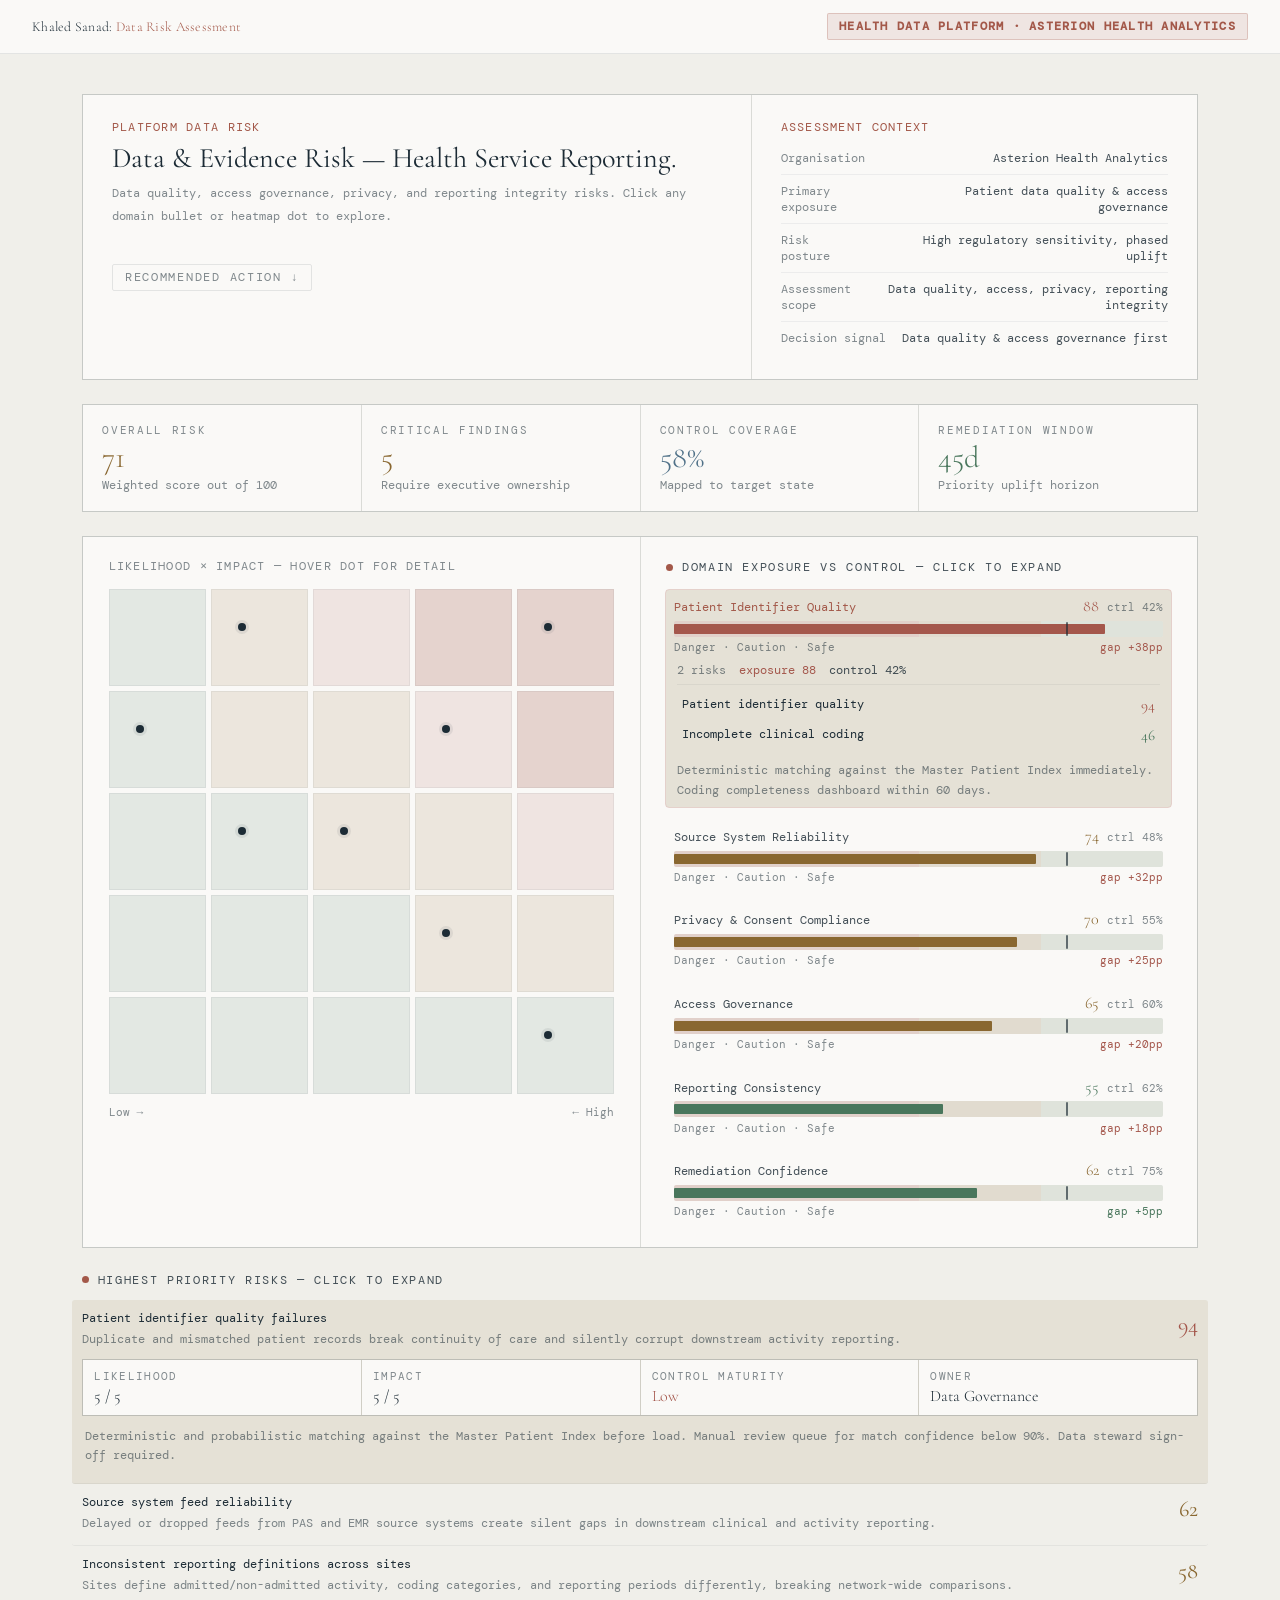
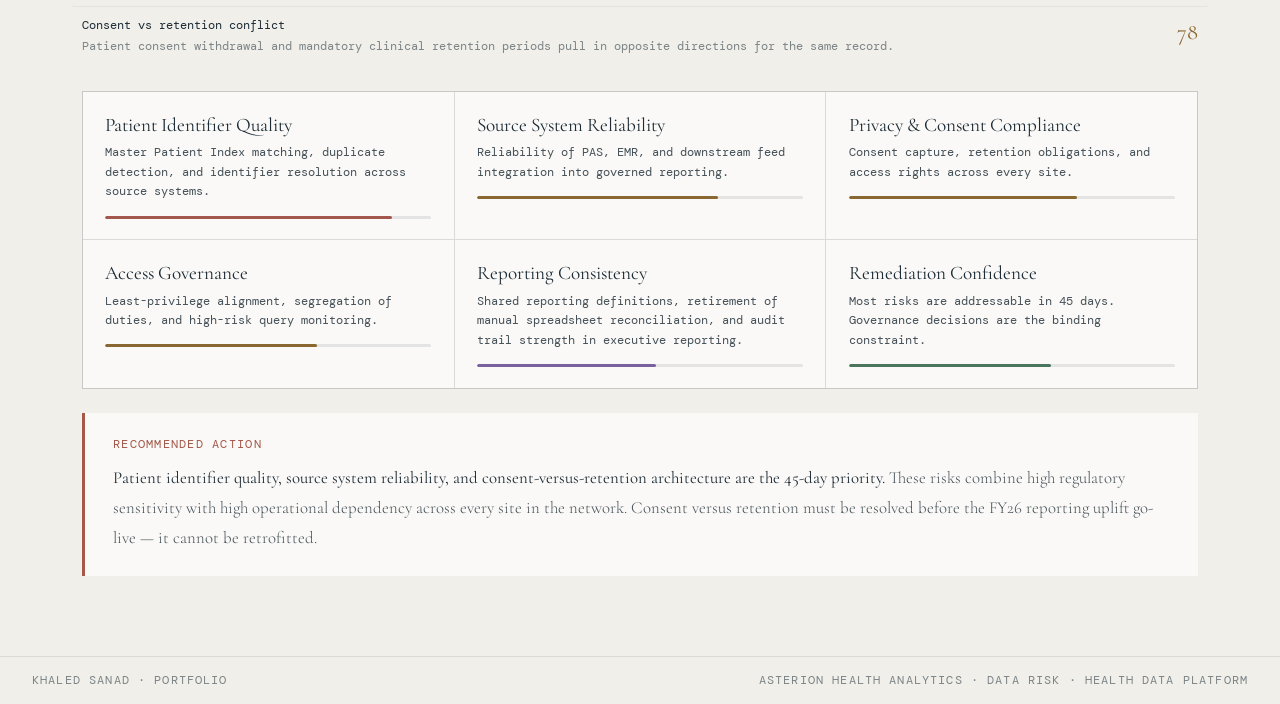
<file: apps/data-risk-assessment.html>
<!DOCTYPE html>
<html lang="en">
<head>
<meta charset="UTF-8">
<meta name="viewport" content="width=device-width, initial-scale=1.0">
<title>Data Risk Assessment — Khaled Sanad</title>
<link href="https://fonts.googleapis.com/css2?family=Cormorant+Garamond:wght@300;400;600&family=DM+Mono:wght@300;400&display=swap" rel="stylesheet">
<link rel="stylesheet" href="../assets/css/tokens.css">
<style>
:root{
  --accent:var(--accent-risk);
  --accent-rgb:var(--accent-risk-rgb);
  --accent-dim:rgba(var(--accent-risk-rgb), var(--accent-dim-opacity));
  --accent-mid:rgba(var(--accent-risk-rgb), var(--accent-mid-opacity));
}
*{box-sizing:border-box;margin:0;padding:0}
html{font-size:16px;scroll-behavior:smooth}
body{background:var(--bg);color:var(--ink);font-family:var(--font-mono);min-height:100vh;display:flex;flex-direction:column;-webkit-font-smoothing:antialiased;}

/* Header — decision matrix style */
header{background:var(--surface);border-bottom:1px solid var(--border);padding:13px 2rem;display:flex;justify-content:space-between;align-items:center;position:sticky;top:0;z-index:100;}
.site-logo{font-family:var(--font-serif);font-weight:300;font-size:.85rem;color:var(--ink);letter-spacing:.02em;}
.site-logo em{font-style:normal;color:var(--accent)}
.status-badge{font-size:.72rem;letter-spacing:.11em;text-transform:uppercase;color:var(--accent);border:1px solid var(--accent-mid);padding:.3rem .7rem;background:var(--accent-dim);border-radius:2px;font-weight:600;}

.page{max-width:1180px;width:100%;margin:0 auto;padding:2.5rem 2rem 5rem;flex:1;}

/* Eyebrow */
.eyebrow{font-size:.72rem;letter-spacing:.11em;text-transform:uppercase;color:var(--accent);margin-bottom:.4rem;}

/* Hero — decision matrix type scale */
.section-title{font-family:var(--font-serif);font-weight:400;font-size:clamp(1.2rem,2.2vw,1.8rem);color:var(--ink);margin-bottom:.5rem;line-height:1.15;}
.section-sub{font-size:.78rem;color:var(--ink-3);line-height:1.85;margin-bottom:1.5rem;max-width:640px;}

/* Hero grid */
.hero{display:grid;grid-template-columns:1.2fr .8fr;gap:1px;background:var(--border);border:1px solid var(--border);margin-bottom:1.5rem;}
.panel{background:var(--surface);padding:1.6rem 1.8rem;}

/* Context rows — .78rem matching decision matrix */
.signal-list{display:flex;flex-direction:column;gap:0;}
.signal-row{display:flex;justify-content:space-between;gap:1rem;padding:.5rem 0;border-bottom:1px solid var(--border-soft);font-size:.78rem;}
.signal-row:last-child{border-bottom:none}
.signal-row span:first-child{color:var(--ink-3)}
.signal-row span:last-child{color:var(--ink-2);text-align:right}

/* KPI */
.kpi-grid{display:grid;grid-template-columns:repeat(4,1fr);gap:1px;background:var(--border);border:1px solid var(--border);margin-bottom:1.5rem;}
.kpi{background:var(--surface);padding:1.1rem 1.2rem;}
.kpi-label{font-size:.7rem;letter-spacing:.15em;text-transform:uppercase;color:var(--ink-3);margin-bottom:.4rem;}
.kpi-value{font-family:var(--font-serif);font-size:1.9rem;font-weight:300;line-height:1;margin-bottom:.3rem;}
.kpi-value.red{color:var(--red)}.kpi-value.amber{color:var(--amber)}.kpi-value.green{color:var(--green)}.kpi-value.blue{color:var(--blue)}
.kpi-sub{font-size:.72rem;color:var(--ink-3);}

/* Jump button */
.jump-btn{font-family:var(--font-mono);font-size:.72rem;letter-spacing:.15em;text-transform:uppercase;color:var(--ink-3);background:none;border:1px solid var(--border);padding:.3rem .75rem;border-radius:2px;text-decoration:none;transition:color var(--tr),border-color var(--tr),background var(--tr);}
.jump-btn:hover{color:var(--accent);border-color:var(--accent);background:var(--accent-dim)}

/* Visual row */
.visual-row{display:grid;grid-template-columns:1fr 1fr;gap:1px;background:var(--border);border:1px solid var(--border);margin-bottom:1.5rem;}
.panel-inner{background:var(--surface);padding:1.4rem 1.6rem;}

/* Section labels */
.section-label-sm{font-size:.72rem;letter-spacing:.11em;text-transform:uppercase;color:var(--ink-3);margin-bottom:.9rem;}
.section-label-interactive{display:flex;align-items:center;gap:.55rem;margin-bottom:.9rem;font-size:.74rem;letter-spacing:.14em;text-transform:uppercase;color:var(--ink-2);font-weight:400;}
.section-label-interactive .blink-ind{width:7px;height:7px;border-radius:50%;background:var(--accent);flex-shrink:0;animation:dotblink 1.5s ease-in-out infinite;}

/* Heatmap */
.matrix{display:grid;grid-template-columns:repeat(5,1fr);gap:5px;}
.cell{aspect-ratio:1;border:1px solid var(--border-soft);background:rgba(var(--border-rgb),.02);position:relative;cursor:default;transition:filter var(--tr);}
.cell.low{background:var(--green-dim)}.cell.med{background:var(--amber-dim)}.cell.high{background:var(--red-dim)}.cell.critical{background:rgba(var(--red-rgb),.24)}
.cell.has-risk{cursor:pointer}.cell.has-risk:hover{filter:brightness(1.5)}
.dot{position:absolute;width:8px;height:8px;border-radius:50%;background:var(--ink);box-shadow:0 0 0 3px rgba(var(--ink-rgb),.08);transition:transform var(--tr);}
.cell.has-risk:hover .dot{transform:scale(1.4)}
.dot.blink{animation:dotblink 1.5s ease-in-out infinite;}
@keyframes dotblink{0%,100%{opacity:1;box-shadow:0 0 0 3px rgba(var(--red-rgb),.2)}50%{opacity:.35;box-shadow:0 0 0 6px rgba(var(--red-rgb),.04)}}
.axis-note{display:flex;justify-content:space-between;font-size:.7rem;color:var(--ink-3);margin-top:.7rem;}

/* Bullet charts */
.bullet-list{display:flex;flex-direction:column;gap:.8rem;}
.bullet-item{cursor:pointer;padding:.4rem .5rem;border-radius:3px;transition:background var(--tr);}
.bullet-item:hover{background:var(--surface-hi)}
.bullet-item.active{background:var(--surface-hi);outline:1px solid var(--accent-mid);}
.bullet-header{display:flex;justify-content:space-between;align-items:baseline;margin-bottom:.3rem;}
.bullet-label{font-size:.74rem;color:var(--ink-2);}
.bullet-label.active-label{color:var(--accent)}
.bullet-numbers{display:flex;gap:.5rem;align-items:baseline;}
.bullet-score{font-family:var(--font-serif);font-size:1rem;font-weight:300;}
.bullet-ctrl{font-size:.7rem;color:var(--ink-3);}
.bullet-track{position:relative;height:16px;border-radius:2px;overflow:hidden;background:var(--bg);}
.b-band-danger{position:absolute;top:0;bottom:0;left:0;width:50%;background:rgba(var(--red-rgb),.2);}
.b-band-caution{position:absolute;top:0;bottom:0;left:50%;width:25%;background:rgba(var(--amber-rgb),.14);}
.b-band-ok{position:absolute;top:0;bottom:0;left:75%;width:25%;background:rgba(var(--green-rgb),.1);}
.b-bar{position:absolute;top:3px;bottom:3px;left:0;border-radius:1px;transition:width .5s ease;}
.b-marker{position:absolute;top:1px;bottom:1px;width:2px;background:rgba(var(--ink-rgb),.65);border-radius:1px;}
.bullet-footer{display:flex;justify-content:space-between;margin-top:.2rem;font-size:.7rem;color:var(--ink-3);}
.bullet-expand{overflow:hidden;max-height:0;transition:max-height .3s ease;}
.bullet-item.active .bullet-expand{max-height:300px;}
.expand-inner{padding:.55rem .2rem 0;display:flex;flex-direction:column;gap:.4rem;}
.expand-stats{display:flex;gap:.8rem;font-size:.72rem;color:var(--ink-3);flex-wrap:wrap;padding-bottom:.4rem;border-bottom:1px solid var(--border-soft);}
.expand-risks{display:flex;flex-direction:column;gap:.3rem;}
.expand-risk{display:flex;justify-content:space-between;font-size:.74rem;color:var(--ink-2);padding:.25rem .3rem;border-radius:2px;cursor:pointer;transition:background var(--tr);}
.expand-risk:hover{background:var(--surface-alt)}
.expand-risk-name{color:var(--ink)}
.expand-risk-score{font-family:var(--font-serif);font-size:.95rem;}
.expand-action{font-size:.74rem;color:var(--ink-3);padding-top:.4rem;line-height:1.65;}

/* Expandable risk rows */
.risk-list-section{margin-bottom:1.5rem;}
.risk-list{display:flex;flex-direction:column;}
.risk-row{border-bottom:1px solid var(--border-soft);}
.risk-row:last-child{border-bottom:none}
.risk-row.expandable{cursor:pointer;transition:background var(--tr);padding:.7rem .65rem;border-radius:3px;margin:0 -.65rem;}
.risk-row.expandable:hover{background:var(--surface-hi)}
.risk-row.expandable.open{background:var(--surface-hi)}
.risk-main{display:flex;justify-content:space-between;align-items:flex-start;gap:1rem;}
.risk-main-text{flex:1;}
.risk-name{font-size:.72rem;color:var(--ink);margin-bottom:.25rem;}
.risk-desc{font-size:.74rem;color:var(--ink-3);line-height:1.6;}
.risk-score{font-family:var(--font-serif);font-size:1.4rem;text-align:right;flex-shrink:0;}
.risk-score.red{color:var(--red)}.risk-score.amber{color:var(--amber)}.risk-score.green{color:var(--green)}
.risk-detail{overflow:hidden;max-height:0;transition:max-height .3s ease;}
.risk-row.open .risk-detail{max-height:220px;}
.risk-detail-grid{display:grid;grid-template-columns:repeat(4,1fr);gap:1px;background:var(--border);border:1px solid var(--border);margin:.65rem 0 .55rem;}
.rd-cell{background:var(--surface);padding:.55rem .7rem;}
.rd-label{font-size:.7rem;letter-spacing:.12em;text-transform:uppercase;color:var(--ink-3);margin-bottom:.2rem;}
.rd-val{font-family:var(--font-serif);font-size:1rem;font-weight:300;color:var(--ink);}
.rd-red{color:var(--red)}.rd-amber{color:var(--amber)}.rd-green{color:var(--green)}
.rd-action{font-size:.74rem;color:var(--ink-3);line-height:1.65;padding:.1rem .2rem .4rem;}

/* Domain grid */
.domain-grid{display:grid;grid-template-columns:repeat(3,1fr);gap:1px;background:var(--border);border:1px solid var(--border);margin-bottom:1.5rem;}
.domain-card{background:var(--surface);padding:1.3rem 1.4rem;}
.domain-title{font-family:var(--font-serif);font-size:1.2rem;font-weight:400;margin-bottom:.4rem;}
.domain-copy{font-size:.74rem;color:var(--ink-2);line-height:1.65;margin-bottom:.85rem;}
.bar-track{height:3px;background:var(--border);border-radius:2px;overflow:hidden;}
.bar-fill{height:100%;border-radius:2px;}

/* Rec box — decision matrix style */
.rec-box{border-left:3px solid var(--accent);background:var(--surface);padding:1.5rem 1.75rem;scroll-margin-top:5rem;}
.rec-eyebrow{font-size:.72rem;letter-spacing:.11em;text-transform:uppercase;color:var(--accent);margin-bottom:.7rem;}
.rec-text{font-family:var(--font-serif);font-size:1.05rem;font-weight:300;line-height:1.78;color:var(--ink-2);}
.rec-text strong{color:var(--ink);font-weight:400}

/* Tooltip */
.tt{position:fixed;z-index:500;background:var(--surface-hi);border:1px solid var(--border);padding:.65rem .9rem;border-radius:var(--radius);font-size:.74rem;color:var(--ink-2);max-width:260px;pointer-events:none;opacity:0;transition:opacity var(--tr);line-height:1.65;}
.tt.show{opacity:1}
.tt-name{font-size:.74rem;color:var(--ink);margin-bottom:.2rem;}
.tt-score{font-family:var(--font-serif);font-size:1.1rem;font-weight:300;}

footer{border-top:1px solid var(--border);padding:1rem 2rem;display:flex;justify-content:space-between;gap:1rem;font-size:.72rem;color:var(--ink-3);letter-spacing:.1em;text-transform:uppercase;}

@media(max-width:900px){
  .hero,.visual-row{grid-template-columns:1fr}
  .kpi-grid,.domain-grid{grid-template-columns:repeat(2,1fr)}
}
@media(max-width:620px){
  header,footer{flex-direction:column;align-items:flex-start}
  .page{padding:2rem 1rem 4rem}
  .kpi-grid,.domain-grid{grid-template-columns:1fr}
}
</style>
</head>
<body>

<div class="tt" id="tt"><div class="tt-name" id="tt-name"></div><div id="tt-body"></div></div>

<header>
  <div class="site-logo">Khaled Sanad: <em>Data Risk Assessment</em></div>
  <span class="status-badge">Health Data Platform · Asterion Health Analytics</span>
</header>

<main class="page">

  <section class="hero">
    <div class="panel">
      <div class="eyebrow">Platform Data Risk</div>
      <h1 class="section-title">Data &amp; Evidence Risk — Health Service Reporting.</h1>
      <p class="section-sub">Data quality, access governance, privacy, and reporting integrity risks. Click any domain bullet or heatmap dot to explore.</p>
      <a class="jump-btn" href="#recommendation" style="display:inline-block;margin-top:.75rem">Recommended Action ↓</a>
    </div>
    <div class="panel">
      <div class="eyebrow">Assessment Context</div>
      <div class="signal-list">
        <div class="signal-row"><span>Organisation</span><span>Asterion Health Analytics</span></div>
        <div class="signal-row"><span>Primary exposure</span><span>Patient data quality &amp; access governance</span></div>
        <div class="signal-row"><span>Risk posture</span><span>High regulatory sensitivity, phased uplift</span></div>
        <div class="signal-row"><span>Assessment scope</span><span>Data quality, access, privacy, reporting integrity</span></div>
        <div class="signal-row"><span>Decision signal</span><span>Data quality &amp; access governance first</span></div>
      </div>
    </div>
  </section>

  <section class="kpi-grid">
    <div class="kpi"><div class="kpi-label">Overall Risk</div><div class="kpi-value amber">71</div><div class="kpi-sub">Weighted score out of 100</div></div>
    <div class="kpi"><div class="kpi-label">Critical Findings</div><div class="kpi-value amber">5</div><div class="kpi-sub">Require executive ownership</div></div>
    <div class="kpi"><div class="kpi-label">Control Coverage</div><div class="kpi-value blue">58%</div><div class="kpi-sub">Mapped to target state</div></div>
    <div class="kpi"><div class="kpi-label">Remediation Window</div><div class="kpi-value green">45d</div><div class="kpi-sub">Priority uplift horizon</div></div>
  </section>

  <div class="visual-row">
    <div class="panel-inner">
      <div class="section-label-sm">Likelihood × Impact — hover dot for detail</div>
      <div class="matrix" id="risk-matrix"></div>
      <div class="axis-note"><span>Low →</span><span>← High</span></div>
    </div>
    <div class="panel-inner">
      <div class="section-label-interactive"><span class="blink-ind"></span>Domain Exposure vs Control — click to expand</div>
      <div class="bullet-list" id="bullet-list"></div>
    </div>
  </div>

  <div class="risk-list-section">
    <div class="section-label-interactive" style="margin-bottom:.75rem"><span class="blink-ind"></span>Highest Priority Risks — click to expand</div>
    <div class="risk-list">

      <div class="risk-row expandable">
        <div class="risk-main">
          <div class="risk-main-text">
            <div class="risk-name">Patient identifier quality failures</div>
            <div class="risk-desc">Duplicate and mismatched patient records break continuity of care and silently corrupt downstream activity reporting.</div>
          </div>
          <div class="risk-score red">94</div>
        </div>
        <div class="risk-detail">
          <div class="risk-detail-grid">
            <div class="rd-cell"><div class="rd-label">Likelihood</div><div class="rd-val">5 / 5</div></div>
            <div class="rd-cell"><div class="rd-label">Impact</div><div class="rd-val">5 / 5</div></div>
            <div class="rd-cell"><div class="rd-label">Control maturity</div><div class="rd-val rd-red">Low</div></div>
            <div class="rd-cell"><div class="rd-label">Owner</div><div class="rd-val">Data Governance</div></div>
          </div>
          <div class="rd-action">Deterministic and probabilistic matching against the Master Patient Index before load. Manual review queue for match confidence below 90%. Data steward sign-off required.</div>
        </div>
      </div>

      <div class="risk-row expandable">
        <div class="risk-main">
          <div class="risk-main-text">
            <div class="risk-name">Source system feed reliability</div>
            <div class="risk-desc">Delayed or dropped feeds from PAS and EMR source systems create silent gaps in downstream clinical and activity reporting.</div>
          </div>
          <div class="risk-score amber">62</div>
        </div>
        <div class="risk-detail">
          <div class="risk-detail-grid">
            <div class="rd-cell"><div class="rd-label">Likelihood</div><div class="rd-val">4 / 5</div></div>
            <div class="rd-cell"><div class="rd-label">Impact</div><div class="rd-val">5 / 5</div></div>
            <div class="rd-cell"><div class="rd-label">Control maturity</div><div class="rd-val rd-red">Low</div></div>
            <div class="rd-cell"><div class="rd-label">Owner</div><div class="rd-val">Digital Health Platform</div></div>
          </div>
          <div class="rd-action">Automated feed-completeness monitoring with same-day alerting. Fallback reconciliation process for missed nightly loads before the FY26 reporting uplift.</div>
        </div>
      </div>

      <div class="risk-row expandable">
        <div class="risk-main">
          <div class="risk-main-text">
            <div class="risk-name">Inconsistent reporting definitions across sites</div>
            <div class="risk-desc">Sites define admitted/non-admitted activity, coding categories, and reporting periods differently, breaking network-wide comparisons.</div>
          </div>
          <div class="risk-score amber">58</div>
        </div>
        <div class="risk-detail">
          <div class="risk-detail-grid">
            <div class="rd-cell"><div class="rd-label">Likelihood</div><div class="rd-val">3 / 5</div></div>
            <div class="rd-cell"><div class="rd-label">Impact</div><div class="rd-val">5 / 5</div></div>
            <div class="rd-cell"><div class="rd-label">Control maturity</div><div class="rd-val rd-amber">Medium</div></div>
            <div class="rd-cell"><div class="rd-label">Owner</div><div class="rd-val">Reporting &amp; Analytics</div></div>
          </div>
          <div class="rd-action">Single reporting glossary ratified by all sites required before Phase 2. Legacy local definitions retired on a fixed migration date. Executive sign-off required.</div>
        </div>
      </div>

      <div class="risk-row expandable">
        <div class="risk-main">
          <div class="risk-main-text">
            <div class="risk-name">Consent vs retention conflict</div>
            <div class="risk-desc">Patient consent withdrawal and mandatory clinical retention periods pull in opposite directions for the same record.</div>
          </div>
          <div class="risk-score amber">78</div>
        </div>
        <div class="risk-detail">
          <div class="risk-detail-grid">
            <div class="rd-cell"><div class="rd-label">Likelihood</div><div class="rd-val">4 / 5</div></div>
            <div class="rd-cell"><div class="rd-label">Impact</div><div class="rd-val">4 / 5</div></div>
            <div class="rd-cell"><div class="rd-label">Control maturity</div><div class="rd-val rd-red">Low</div></div>
            <div class="rd-cell"><div class="rd-label">Owner</div><div class="rd-val">Privacy + Health Info Mgmt</div></div>
          </div>
          <div class="rd-action">Retained-but-access-restricted architecture is the recommended model. Privacy officer and health information manager sign-off required as a pre-condition to go-live. Cannot be deferred.</div>
        </div>
      </div>

    </div>
  </div>

  <section class="domain-grid">
    <div class="domain-card">
      <div class="domain-title">Patient Identifier Quality</div>
      <p class="domain-copy">Master Patient Index matching, duplicate detection, and identifier resolution across source systems.</p>
      <div class="bar-track"><div class="bar-fill" style="width:88%;background:var(--red)"></div></div>
    </div>
    <div class="domain-card">
      <div class="domain-title">Source System Reliability</div>
      <p class="domain-copy">Reliability of PAS, EMR, and downstream feed integration into governed reporting.</p>
      <div class="bar-track"><div class="bar-fill" style="width:74%;background:var(--amber)"></div></div>
    </div>
    <div class="domain-card">
      <div class="domain-title">Privacy &amp; Consent Compliance</div>
      <p class="domain-copy">Consent capture, retention obligations, and access rights across every site.</p>
      <div class="bar-track"><div class="bar-fill" style="width:70%;background:var(--amber)"></div></div>
    </div>
    <div class="domain-card">
      <div class="domain-title">Access Governance</div>
      <p class="domain-copy">Least-privilege alignment, segregation of duties, and high-risk query monitoring.</p>
      <div class="bar-track"><div class="bar-fill" style="width:65%;background:var(--amber)"></div></div>
    </div>
    <div class="domain-card">
      <div class="domain-title">Reporting Consistency</div>
      <p class="domain-copy">Shared reporting definitions, retirement of manual spreadsheet reconciliation, and audit trail strength in executive reporting.</p>
      <div class="bar-track"><div class="bar-fill" style="width:55%;background:var(--purple)"></div></div>
    </div>
    <div class="domain-card">
      <div class="domain-title">Remediation Confidence</div>
      <p class="domain-copy">Most risks are addressable in 45 days. Governance decisions are the binding constraint.</p>
      <div class="bar-track"><div class="bar-fill" style="width:62%;background:var(--green)"></div></div>
    </div>
  </section>

  <section class="rec-box" id="recommendation">
    <div class="rec-eyebrow">Recommended Action</div>
    <p class="rec-text">
      <strong>Patient identifier quality, source system reliability, and consent-versus-retention architecture are the 45-day priority.</strong> These risks combine high regulatory sensitivity with high operational dependency across every site in the network. Consent versus retention must be resolved before the FY26 reporting uplift go-live — it cannot be retrofitted.
    </p>
  </section>

</main>

<footer>
  <span>Khaled Sanad · Portfolio</span>
  <span>Asterion Health Analytics · Data Risk · Health Data Platform</span>
</footer>

<script>
// ── Tooltip ──
const tt = document.getElementById("tt");
const ttName = document.getElementById("tt-name");
const ttBody = document.getElementById("tt-body");
function showTT(e,name,body){ ttName.textContent=name; ttBody.innerHTML=body; tt.classList.add("show"); moveTT(e); }
function moveTT(e){ tt.style.left=Math.min(e.clientX+14,window.innerWidth-270)+"px"; tt.style.top=Math.min(e.clientY-8,window.innerHeight-130)+"px"; }
function hideTT(){ tt.classList.remove("show"); }
document.addEventListener("mousemove",e=>{ if(tt.classList.contains("show")) moveTT(e); });

// ── Risk data ──
const RISKS = [
  {x:5,y:5,label:"Patient identifier quality",score:94,desc:"Duplicate and mismatched patient records break continuity of care and corrupt downstream reporting.",color:"var(--red)",action:"Deterministic and probabilistic matching against the Master Patient Index before load. Manual review queue for match confidence below 90%. Data steward sign-off required."},
  {x:4,y:4,label:"Consent vs retention conflict",score:78,desc:"Patient consent withdrawal and mandatory clinical retention periods pull in opposite directions for the same record.",color:"var(--red)",action:"Retained-but-access-restricted architecture. Privacy officer and health information manager sign-off before go-live."},
  {x:2,y:5,label:"Source feed reliability",score:62,desc:"Delayed or dropped source system feeds create silent gaps in downstream reporting.",color:"var(--amber)",action:"Automated feed-completeness monitoring with same-day alerting. Reconciliation process for missed nightly loads before FY26 uplift."},
  {x:3,y:3,label:"Reporting definition drift",score:58,desc:"Sites define activity and coding categories differently, breaking network-wide comparisons.",color:"var(--amber)",action:"Single reporting glossary ratified by all sites before Phase 2. Legacy local definitions retired on a fixed migration date."},
  {x:4,y:2,label:"Access governance",score:52,desc:"Role profiles allow broader clinical record access than current workflows require.",color:"var(--amber)",action:"Role review against least-privilege within 30 days. High-risk query alerting. Segregate clinical access from reporting access."},
  {x:2,y:3,label:"Incomplete clinical coding",score:46,desc:"Coding is finalised late or incompletely for a meaningful share of activity.",color:"var(--green)",action:"Coding completeness dashboard with a 5-business-day closure target. Escalation for coders exceeding backlog threshold."},
  {x:5,y:1,label:"Manual spreadsheet dependency",score:38,desc:"Executive reporting still depends on manually reconciled spreadsheets outside the governed platform.",color:"var(--green)",action:"Retire manual reconciliation within 60 days. Minimum audit-trail requirement for any interim manual process."},
  {x:1,y:4,label:"Unclear data ownership",score:32,desc:"Several core reporting datasets have no named owner accountable for quality or access decisions.",color:"var(--green)",action:"Assign a named data owner to every core dataset by Q4 FY26, mapped to the governance committee."}
];

// ── Heatmap ──
const matrixEl = document.getElementById("risk-matrix");
for(let y=5;y>=1;y--){
  for(let x=1;x<=5;x++){
    const cell = document.createElement("div");
    const score = x*y;
    cell.className = "cell";
    if(score<=6) cell.classList.add("low");
    else if(score<=12) cell.classList.add("med");
    else if(score<=18) cell.classList.add("high");
    else cell.classList.add("critical");
    const matches = RISKS.filter(r=>r.x===x&&r.y===y);
    if(matches.length) cell.classList.add("has-risk");
    matches.forEach((r,i)=>{
      const dot = document.createElement("div");
      dot.className = "dot";
      if(r.score>=80) dot.classList.add("blink");
      dot.style.left=`${28+i*20}%`; dot.style.top="35%";
      cell.appendChild(dot);
    });
    if(matches.length){
      cell.addEventListener("mouseenter",e=>showTT(e,matches[0].label,
        `<span class="tt-score" style="color:${matches[0].color}">${matches[0].score}</span> / 100<br><span style="color:var(--ink-2)">${matches[0].desc}</span><br><br><span style="color:var(--ink-3);font-size:.72rem;letter-spacing:.08em;text-transform:uppercase">Action</span><br>${matches[0].action}`
        +(matches.length>1?`<br><br><span style="color:var(--ink-3)">Also: ${matches[1].label} · ${matches[1].score}</span>`:"")
      ));
      cell.addEventListener("mouseleave",hideTT);
    }
    matrixEl.appendChild(cell);
  }
}

// ── Bullet chart data ──
const DOMAINS = [
  {label:"Patient Identifier Quality",exposure:88,control:42,target:80,color:"var(--red)",
   risks:[{name:"Patient identifier quality",score:94},{name:"Incomplete clinical coding",score:46}],
   action:"Deterministic matching against the Master Patient Index immediately. Coding completeness dashboard within 60 days."},
  {label:"Source System Reliability",exposure:74,control:48,target:80,color:"var(--amber)",
   risks:[{name:"Source feed reliability",score:62}],
   action:"Feed-completeness monitoring immediately. Reconciliation process for Phase 2. Incident playbook before FY26 uplift."},
  {label:"Privacy &amp; Consent Compliance",exposure:70,control:55,target:80,color:"var(--amber)",
   risks:[{name:"Reporting definition drift",score:58},{name:"Consent vs retention conflict",score:78},{name:"Unclear data ownership",score:32}],
   action:"Consent-versus-retention architecture decision first. Reporting glossary ratification second. Data ownership assignment by Q4 FY26."},
  {label:"Access Governance",exposure:65,control:60,target:80,color:"var(--amber)",
   risks:[{name:"Access governance",score:52}],
   action:"30-day role review. High-risk query alerting. Segregation of duties."},
  {label:"Reporting Consistency",exposure:55,control:62,target:80,color:"var(--green)",
   risks:[{name:"Manual spreadsheet dependency",score:38}],
   action:"Retire manual reconciliation within 60 days. Site-by-site glossary migration programme before Phase 2."},
  {label:"Remediation Confidence",exposure:62,control:75,target:80,color:"var(--green)",
   risks:[{name:"Unclear data ownership",score:32}],
   action:"Identifier matching, feed monitoring, role review, and consent architecture decision achievable in 45 days."}
];

const bulletList = document.getElementById("bullet-list");
let activeBullet = null;

DOMAINS.forEach((d,i)=>{
  const gap = d.target-d.control;
  const gapColor = gap>15?"var(--red)":gap>5?"var(--amber)":"var(--green)";
  const scoreColor = d.exposure>=75?"var(--red)":d.exposure>=60?"var(--amber)":"var(--green)";
  const risksHtml = d.risks.map(r=>`
    <div class="expand-risk">
      <span class="expand-risk-name">${r.name}</span>
      <span class="expand-risk-score" style="color:${r.score>=80?"var(--red)":r.score>=65?"var(--amber)":"var(--green)"}">${r.score}</span>
    </div>`).join("");
  const el = document.createElement("div");
  el.className = "bullet-item";
  el.innerHTML = `
    <div class="bullet-header">
      <span class="bullet-label">${d.label}</span>
      <div class="bullet-numbers">
        <span class="bullet-score" style="color:${scoreColor}">${d.exposure}</span>
        <span class="bullet-ctrl">ctrl ${d.control}%</span>
      </div>
    </div>
    <div class="bullet-track">
      <div class="b-band-danger"></div><div class="b-band-caution"></div><div class="b-band-ok"></div>
      <div class="b-bar" style="width:${d.exposure}%;background:${d.color}"></div>
      <div class="b-marker" style="left:${d.target}%"></div>
    </div>
    <div class="bullet-footer">
      <span>Danger · Caution · Safe</span>
      <span style="color:${gapColor}">gap ${gap>0?"+"+gap:gap}pp</span>
    </div>
    <div class="bullet-expand">
      <div class="expand-inner">
        <div class="expand-stats">
          <span>${d.risks.length} risk${d.risks.length!==1?"s":""}</span>
          <span style="color:${scoreColor}">exposure ${d.exposure}</span>
          <span style="color:var(--ink-2)">control ${d.control}%</span>
        </div>
        <div class="expand-risks">${risksHtml}</div>
        <div class="expand-action">${d.action}</div>
      </div>
    </div>`;
  el.addEventListener("mouseenter",e=>{
    if(!el.classList.contains("active"))
      showTT(e,d.label,
        `<span style="color:var(--ink-3);font-size:.72rem;letter-spacing:.08em;text-transform:uppercase">Exposure</span> — severity of this domain's risk (0–100).<br><span class="tt-score" style="color:${scoreColor}">${d.exposure}</span><br><br>`+
        `<span style="color:var(--ink-3);font-size:.72rem;letter-spacing:.08em;text-transform:uppercase">Control coverage</span> — share of risk currently mitigated.<br><span style="color:var(--green)">${d.control}%</span><br><br>`+
        `<span style="color:var(--ink-3);font-size:.72rem;letter-spacing:.08em;text-transform:uppercase">Gap to target</span> — distance from 80% control target.<br><span style="color:${gapColor}">${gap>0?"+"+gap:gap}pp</span>`
      );
  });
  el.addEventListener("mouseleave",hideTT);
  el.addEventListener("click",()=>{
    hideTT();
    const isActive = el.classList.contains("active");
    document.querySelectorAll(".bullet-item").forEach(b=>{
      b.classList.remove("active");
      b.querySelector(".bullet-label").classList.remove("active-label");
    });
    activeBullet = isActive?null:i;
    if(!isActive){ el.classList.add("active"); el.querySelector(".bullet-label").classList.add("active-label"); }
  });
  bulletList.appendChild(el);
});

// ── Expandable risk rows ──
const expandableRows = document.querySelectorAll(".risk-row.expandable");
expandableRows.forEach(row=>{
  row.addEventListener("click",()=>{
    const isOpen = row.classList.contains("open");
    expandableRows.forEach(r=>r.classList.remove("open"));
    if(!isOpen) row.classList.add("open");
  });
});
if(expandableRows[0]) expandableRows[0].classList.add("open");

const firstBullet = bulletList.querySelector(".bullet-item");
if(firstBullet){
  firstBullet.classList.add("active");
  firstBullet.querySelector(".bullet-label").classList.add("active-label");
  activeBullet = 0;
}
</script>
</body>
</html>
</file>
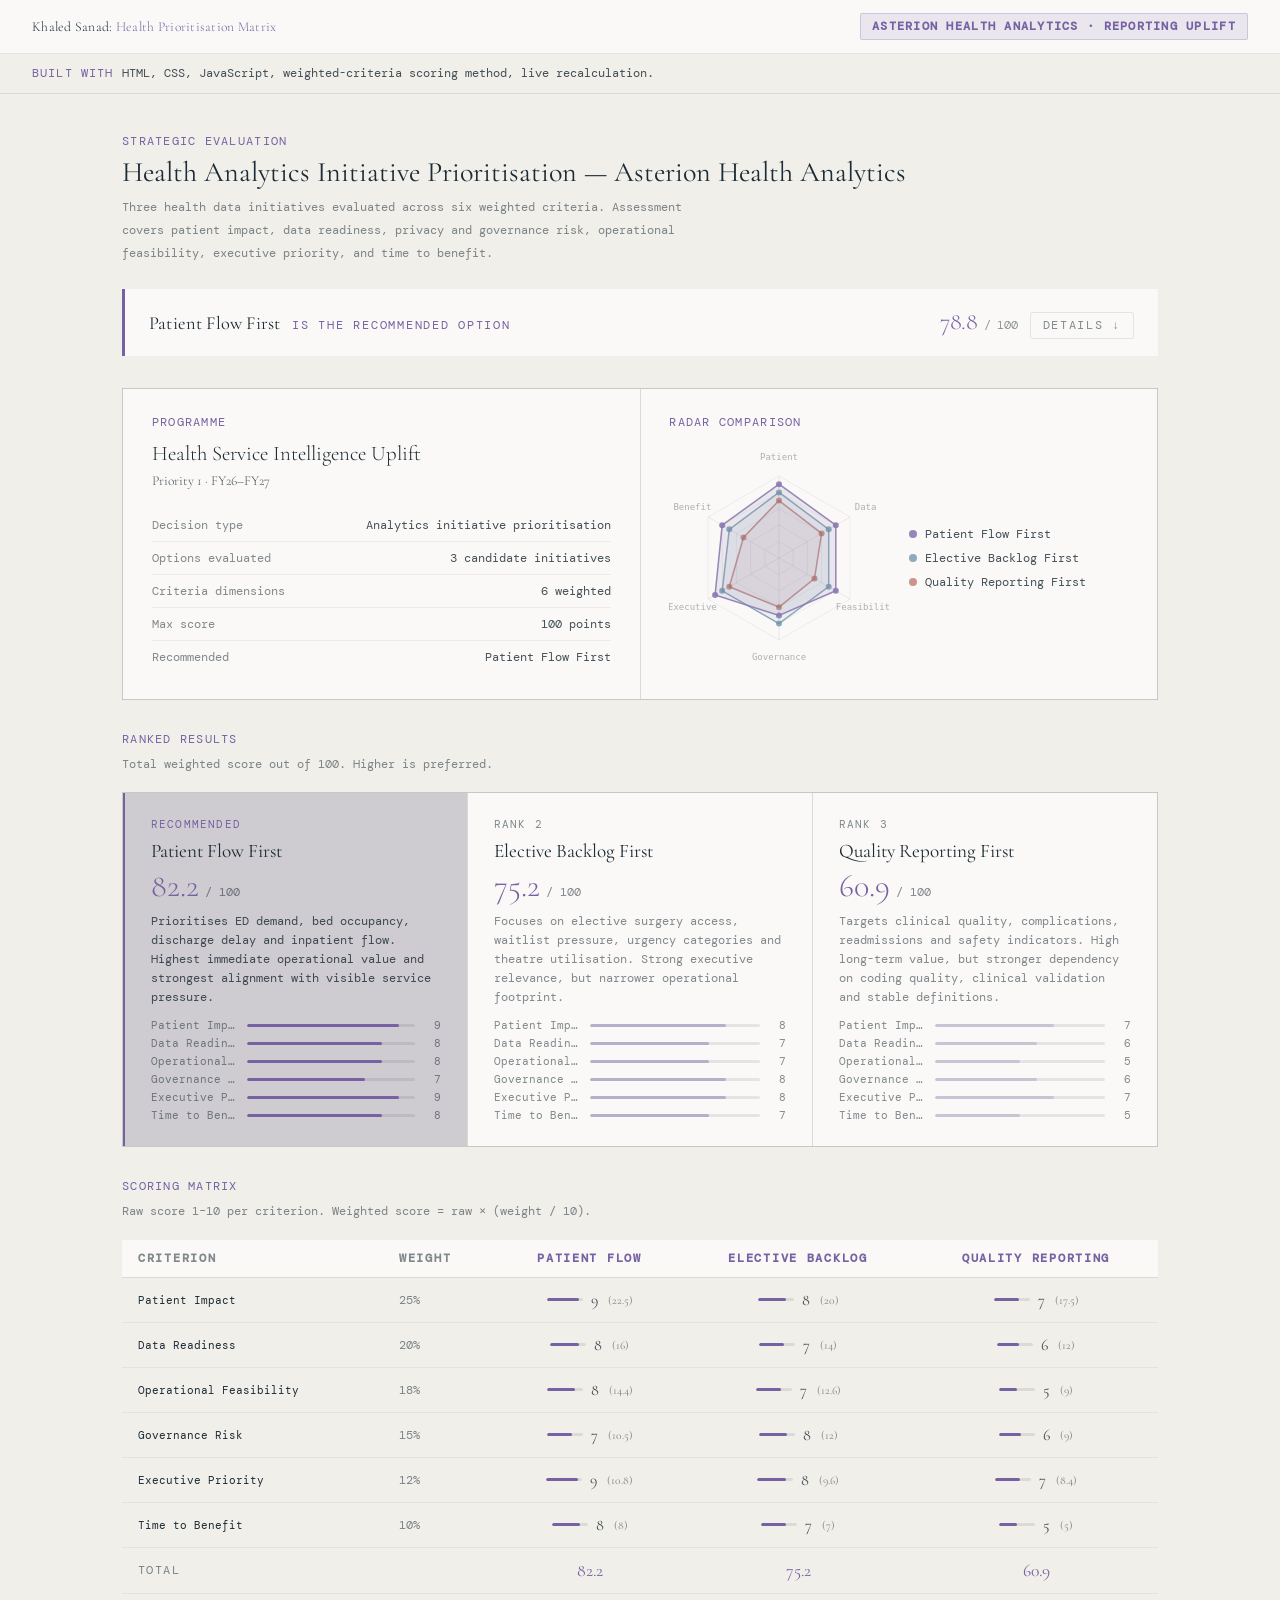
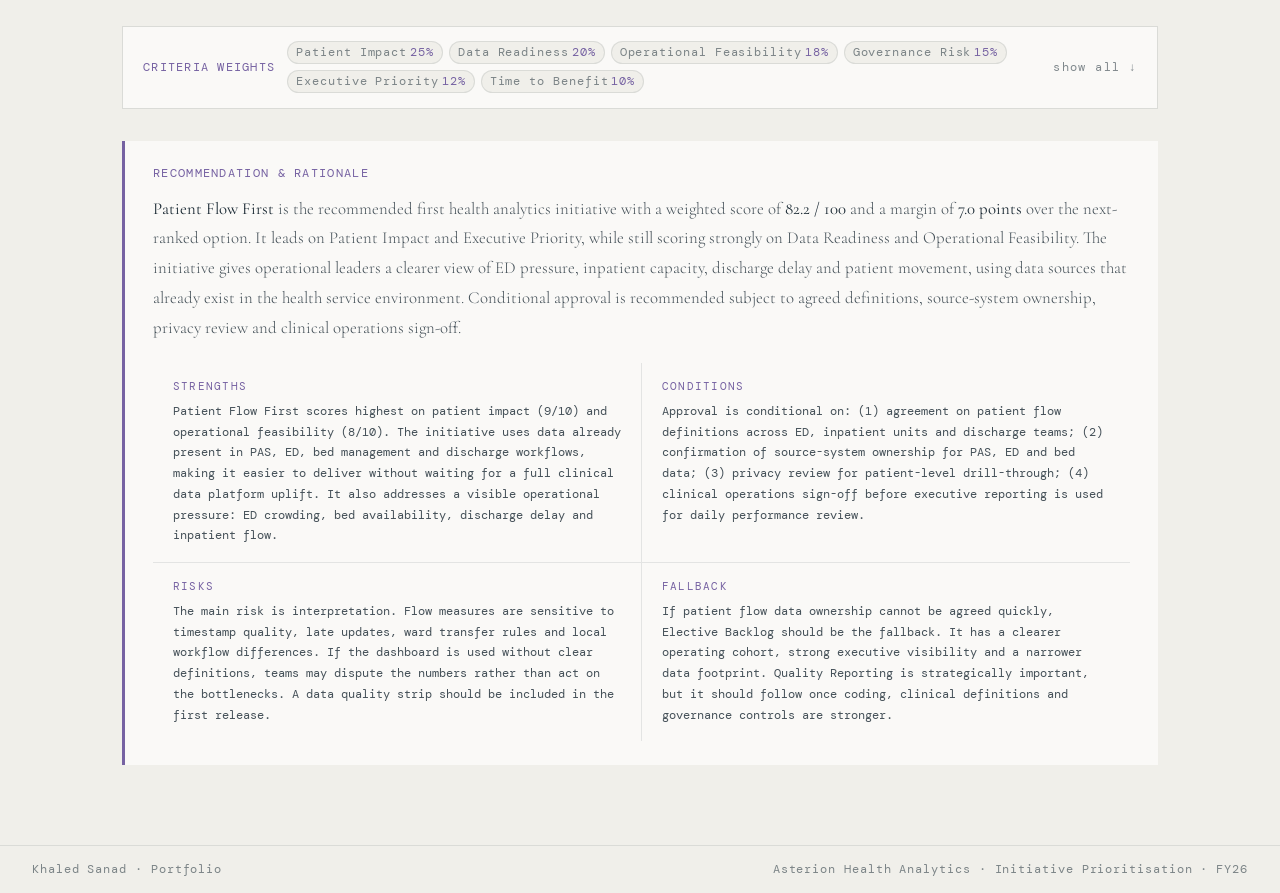
<file: apps/decision-matrix.html>
<!DOCTYPE html>
<html lang="en">
<head>
  <meta charset="UTF-8">
  <meta name="viewport" content="width=device-width, initial-scale=1.0">
  <title>Health Prioritisation Matrix — Khaled Sanad</title>
  <link href="https://fonts.googleapis.com/css2?family=Cormorant+Garamond:wght@300;400;600&family=DM+Mono:wght@300;400&display=swap" rel="stylesheet">
  <link rel="stylesheet" href="../assets/css/tokens.css">
  <style>
    :root {
      --accent:var(--accent-decision);
      --accent-rgb:var(--accent-decision-rgb);
      --accent-dim:rgba(var(--accent-decision-rgb), var(--accent-dim-opacity));
      --accent-mid:rgba(var(--accent-decision-rgb), var(--accent-mid-opacity));
    }
    *,*::before,*::after{box-sizing:border-box;margin:0;padding:0}
    html{font-size:16px}
    body{background:var(--bg);color:var(--ink);font-family:var(--font-mono);min-height:100vh;display:flex;flex-direction:column;-webkit-font-smoothing:antialiased;}
    header{background:var(--surface);border-bottom:1px solid var(--border);padding:13px 2rem;display:flex;align-items:center;justify-content:space-between;position:sticky;top:0;z-index:100;flex-shrink:0;}
    .site-logo{font-family:var(--font-serif);font-weight:300;font-size:.85rem;color:var(--ink);letter-spacing:.02em;}
    .site-logo em{font-style:normal;color:var(--accent)}
    .status-badge{font-size:.72rem;letter-spacing:.11em;text-transform:uppercase;color:var(--accent);border:1px solid var(--accent-mid);padding:.3rem .7rem;background:var(--accent-dim);border-radius:2px;font-weight:600;}
    .page{max-width:1100px;margin:0 auto;padding:2.5rem 2rem 5rem;width:100%;flex:1;}
    .eyebrow{font-size:.72rem;letter-spacing:.11em;text-transform:uppercase;color:var(--accent);margin-bottom:.4rem;}

    /* Hero title */
    .section-title{font-family:var(--font-serif);font-weight:400;font-size:clamp(1.2rem,2.2vw,1.8rem);color:var(--ink);margin-bottom:.5rem;line-height:1.15;}
    .section-sub{font-size:.78rem;color:var(--ink-3);line-height:1.85;margin-bottom:1.5rem;max-width:580px;}

    /* Recommendation strip */
    .recommendation-strip{
      margin-bottom:2rem;padding:1.1rem 1.5rem;
      border-left:3px solid var(--accent);
      background:var(--surface);
      display:flex;align-items:baseline;gap:.75rem;flex-wrap:wrap;
    }
    .recommendation-name{font-family:var(--font-serif);font-weight:400;font-size:1.15rem;color:var(--ink);letter-spacing:.01em;}
    .recommendation-label{font-size:.72rem;letter-spacing:.15em;text-transform:uppercase;color:var(--accent);}
    .recommendation-score{font-family:var(--font-serif);font-size:1.5rem;font-weight:300;color:var(--accent);margin-left:auto;letter-spacing:-.01em;}
    .recommendation-score span{font-size:.75rem;color:var(--ink-3);font-family:var(--font-mono);font-weight:300;}
    .details-link{font-family:var(--font-mono);font-size:.72rem;letter-spacing:.15em;text-transform:uppercase;color:var(--ink-3);border:1px solid var(--border);padding:.3rem .75rem;border-radius:2px;text-decoration:none;transition:color var(--tr),border-color var(--tr),background var(--tr);}
    .details-link:hover{color:var(--accent);border-color:var(--accent);background:var(--accent-dim)}

    /* Context + radar */
    .context-radar-grid{display:grid;grid-template-columns:1fr 1fr;gap:1px;background:var(--border);border:1px solid var(--border);margin-bottom:2rem;overflow:hidden;}
    .context-box,.radar-box{background:var(--surface);padding:1.6rem 1.8rem;}
    .radar-box{display:flex;flex-direction:column;}
    .programme-title{font-family:var(--font-serif);font-size:1.3rem;font-weight:300;color:var(--ink);margin-bottom:1.1rem;line-height:1.2;}
    .programme-title span{font-size:.85rem;color:var(--ink-2)}
    .context-list{display:flex;flex-direction:column;gap:0;}
    .context-row{display:flex;justify-content:space-between;font-size:.78rem;padding:.5rem 0;border-bottom:1px solid var(--border-soft);gap:1rem;}
    .context-row:last-child{border-bottom:none}
    .context-row span:first-child{color:var(--ink-3)}
    .context-row span:last-child{color:var(--ink-2);text-align:right}
    .context-row .accent-value{color:var(--accent)}
    .radar-inner{display:flex;gap:1.25rem;align-items:center;flex:1;}
    #radarCanvas{flex-shrink:0;}
    #radar-legend{display:flex;flex-direction:column;gap:.5rem;}
    .legend-item{display:flex;align-items:center;gap:.5rem;font-size:.74rem;color:var(--ink-2);}
    .legend-dot{width:8px;height:8px;border-radius:50%;flex-shrink:0;}

    /* Results grid */
    .results-grid{display:grid;grid-template-columns:repeat(3,1fr);gap:1px;background:var(--border);border:1px solid var(--border);margin-bottom:2rem;overflow:hidden;}
    .result-card{background:var(--surface);padding:1.5rem 1.6rem;transition:background var(--tr);}
    .result-card:hover{background:var(--surface-alt)}
    .result-card.winner{background:var(--accent-dim);border-left:2px solid var(--accent);}
    .result-rank{font-size:.7rem;letter-spacing:.11em;text-transform:uppercase;color:var(--ink-3);margin-bottom:.5rem;}
    .result-card.winner .result-rank{color:var(--accent)}
    .result-name{font-family:var(--font-serif);font-size:1.2rem;font-weight:400;color:var(--ink);margin-bottom:.4rem;}
    .result-score-row{display:flex;align-items:baseline;gap:.4rem;margin-bottom:.65rem;}
    .result-score{font-family:var(--font-serif);font-size:2rem;font-weight:300;color:var(--accent);line-height:1;}
    .result-score-max{font-size:.74rem;color:var(--ink-3);}
    .result-desc{font-size:.74rem;color:var(--ink-3);line-height:1.6;}
    .result-card.winner .result-desc{color:var(--ink-2)}
    .result-bars{margin-top:.7rem;display:flex;flex-direction:column;gap:4px;}
    .result-bar-row{display:flex;align-items:center;gap:6px;}
    .result-bar-label{font-size:.7rem;color:var(--ink-3);width:90px;flex-shrink:0;white-space:nowrap;overflow:hidden;text-overflow:ellipsis;}
    .result-bar-track{flex:1;height:3px;background:var(--border);border-radius:2px;overflow:hidden;}
    .result-bar-inner{height:100%;border-radius:2px;transition:width .6s ease;}
    .result-bar-val{font-size:.7rem;color:var(--ink-3);width:20px;text-align:right;flex-shrink:0;}

    /* Scoring matrix */
    .matrix-wrap{overflow-x:auto;margin-bottom:2rem;}
    table{width:100%;border-collapse:collapse;font-size:.74rem;}
    thead th{text-align:left;padding:.7rem 1rem;background:var(--surface);border-bottom:1px solid var(--border);font-size:.72rem;letter-spacing:.15em;text-transform:uppercase;color:var(--ink-3);white-space:nowrap;}
    thead th.option-col{text-align:center;color:var(--accent)}
    tbody tr{border-bottom:1px solid var(--border-soft);transition:background var(--tr);}
    tbody tr:hover{background:var(--surface)}
    tbody td{padding:.75rem 1rem;color:var(--ink-2);vertical-align:middle;}
    tbody td.criteria-cell{color:var(--ink);font-size:.7rem;}
    tbody td.weight-cell{color:var(--ink-3);font-size:.74rem;white-space:nowrap;}
    tbody td.score-cell{text-align:center;font-family:var(--font-serif);font-size:1rem;color:var(--ink-2);}
    .score-bar-wrap{display:flex;align-items:center;gap:8px;justify-content:center;}
    .score-bar{width:36px;height:3px;background:var(--border);border-radius:2px;overflow:hidden;flex-shrink:0;}
    .score-bar-fill{height:100%;background:var(--accent);border-radius:2px;}

    /* Criteria expand */
    .criteria-expand{margin-bottom:2rem;border:1px solid var(--border);overflow:hidden;}
    .criteria-summary{display:flex;align-items:center;gap:.75rem;padding:.9rem 1.25rem;background:var(--surface);cursor:pointer;list-style:none;flex-wrap:wrap;}
    .criteria-summary::-webkit-details-marker{display:none}
    .criteria-summary-pills{display:flex;gap:6px;flex-wrap:wrap;flex:1;}
    .criteria-pill{font-size:.72rem;letter-spacing:.08em;color:var(--ink-3);background:var(--bg);border:1px solid var(--border);padding:3px 8px;border-radius:100px;white-space:nowrap;}
    .criteria-pill span{color:var(--accent);margin-left:3px;}
    .criteria-toggle-label{font-size:.72rem;letter-spacing:.12em;color:var(--ink-3);margin-left:auto;white-space:nowrap;transition:color var(--tr);}
    .criteria-grid{display:grid;grid-template-columns:repeat(auto-fill,minmax(200px,1fr));gap:1px;background:var(--border);overflow:hidden;}
    .criteria-card{background:var(--surface);padding:1.1rem 1.25rem;transition:background var(--tr);}
    .criteria-card:hover{background:var(--surface-alt)}
    .criteria-name{font-size:.74rem;color:var(--ink-2);margin-bottom:.5rem;line-height:1.4;}
    .criteria-weight{font-family:var(--font-serif);font-size:1.5rem;font-weight:300;color:var(--accent);line-height:1;}
    .criteria-weight-label{font-size:.72rem;color:var(--ink-3);letter-spacing:.1em;margin-top:.2rem;}

    /* Rec box — left border treatment */
    .rec-box{
      border-left:3px solid var(--accent);
      background:var(--surface);
      padding:1.5rem 1.75rem;
      margin-top:2rem;
      scroll-margin-top:5rem;
    }
    .rec-label{font-size:.74rem;letter-spacing:.11em;text-transform:uppercase;color:var(--accent);margin-bottom:.8rem;}
    .rec-text{font-family:var(--font-serif);font-size:1.05rem;font-weight:300;line-height:1.78;color:var(--ink-2);}
    .rec-text strong{color:var(--ink);font-weight:400}
    .rec-grid{margin-top:1.25rem;display:grid;grid-template-columns:1fr 1fr;gap:1px;background:var(--border);overflow:hidden;}
    .rec-panel{background:var(--surface);padding:1rem 1.25rem;}
    .rec-panel-title{font-size:.7rem;letter-spacing:.11em;text-transform:uppercase;color:var(--accent);margin-bottom:.5rem;}
    .rec-panel-text{font-size:.74rem;line-height:1.75;color:var(--ink-2);}

    footer{border-top:1px solid var(--border);padding:1rem 2rem;display:flex;justify-content:space-between;font-size:.72rem;color:var(--ink-3);letter-spacing:.08em;flex-shrink:0;gap:1rem;}

    @media(max-width:700px){
      header{align-items:flex-start;flex-direction:column;gap:.35rem;}
      .page{padding:2rem 1rem 4rem}
      .recommendation-score{margin-left:0}
      .context-radar-grid{grid-template-columns:1fr}
      .mobile-hide-context{display:none!important}
      .radar-inner{flex-direction:column;align-items:flex-start}
      #radarCanvas{align-self:center}
      .results-grid{grid-template-columns:1fr}
      .rec-grid{grid-template-columns:1fr}
      footer{flex-direction:column}
    }
    .landing-meta{display:flex;flex-wrap:wrap;gap:.35rem 1.6rem;padding:.7rem 2rem;border-bottom:1px solid var(--border);font-family:var(--font-mono,'DM Mono',monospace);font-size:.72rem;line-height:1.5}
    .landing-meta-label{color:var(--accent);letter-spacing:.1em;text-transform:uppercase;margin-right:.5rem}
    .landing-meta-text{color:var(--ink-2)}
  </style>
</head>
<body>

<header>
  <div class="site-logo">Khaled Sanad: <em>Health Prioritisation Matrix</em></div>
  <span class="status-badge">Asterion Health Analytics · Reporting Uplift</span>
</header>

<div class="landing-meta">
  <span><span class="landing-meta-label">Built with</span><span class="landing-meta-text">HTML, CSS, JavaScript, weighted-criteria scoring method, live recalculation.</span></span>
</div>

<div class="page">

  <div class="eyebrow">Strategic Evaluation</div>
  <h1 class="section-title">Health Analytics Initiative Prioritisation — Asterion Health Analytics</h1>
  <p class="section-sub">Three health data initiatives evaluated across six weighted criteria. Assessment covers patient impact, data readiness, privacy and governance risk, operational feasibility, executive priority, and time to benefit.</p>

  <div class="recommendation-strip">
    <span class="recommendation-name">Patient Flow First</span>
    <span class="recommendation-label">is the recommended option</span>
    <span class="recommendation-score">78.8 <span>/ 100</span></span>
    <a class="details-link" href="#rec-detail">Details ↓</a>
  </div>

  <div class="context-radar-grid">
    <div class="context-box mobile-hide-context">
      <div class="eyebrow" style="margin-bottom:.75rem">Programme</div>
      <div class="programme-title">Health Service Intelligence Uplift<br><span>Priority 1 · FY26–FY27</span></div>
      <div class="context-list">
        <div class="context-row"><span>Decision type</span><span>Analytics initiative prioritisation</span></div>
        <div class="context-row"><span>Options evaluated</span><span>3 candidate initiatives</span></div>
        <div class="context-row"><span>Criteria dimensions</span><span>6 weighted</span></div>
        <div class="context-row"><span>Max score</span><span>100 points</span></div>
        <div class="context-row"><span>Recommended</span><span class="accent-value">Patient Flow First</span></div>
      </div>
    </div>
    <div class="radar-box">
      <div class="eyebrow" style="margin-bottom:.75rem">Radar Comparison</div>
      <div class="radar-inner">
        <canvas id="radarCanvas" width="220" height="220"></canvas>
        <div id="radar-legend"></div>
      </div>
    </div>
  </div>

  <div class="eyebrow">Ranked Results</div>
  <p class="section-sub" style="margin-bottom:1rem">Total weighted score out of 100. Higher is preferred.</p>
  <div class="results-grid" id="results-grid"></div>

  <div class="eyebrow" style="margin-top:2rem">Scoring Matrix</div>
  <p class="section-sub" style="margin-bottom:1rem">Raw score 1–10 per criterion. Weighted score = raw × (weight / 10).</p>
  <div class="matrix-wrap">
    <table id="matrix-table">
      <thead>
        <tr>
          <th>Criterion</th>
          <th>Weight</th>
          <th class="option-col">Patient Flow</th>
          <th class="option-col">Elective Backlog</th>
          <th class="option-col">Quality Reporting</th>
        </tr>
      </thead>
      <tbody id="matrix-body"></tbody>
    </table>
  </div>

  <details class="criteria-expand" id="criteria-details" style="margin-top:2rem">
    <summary class="criteria-summary">
      <span class="eyebrow" style="display:inline;margin:0">Criteria Weights</span>
      <span class="criteria-summary-pills" id="criteria-pills"></span>
      <span class="criteria-toggle-label">show all ↓</span>
    </summary>
    <div class="criteria-grid" id="criteria-grid" style="margin-top:0"></div>
  </details>

  <div class="rec-box" id="rec-detail">
    <div class="rec-label">Recommendation &amp; Rationale</div>
    <p class="rec-text" id="rec-text"></p>
    <div class="rec-grid">
      <div class="rec-panel">
        <div class="rec-panel-title">Strengths</div>
        <div class="rec-panel-text">Patient Flow First scores highest on patient impact (9/10) and operational feasibility (8/10). The initiative uses data already present in PAS, ED, bed management and discharge workflows, making it easier to deliver without waiting for a full clinical data platform uplift. It also addresses a visible operational pressure: ED crowding, bed availability, discharge delay and inpatient flow.</div>
      </div>
      <div class="rec-panel">
        <div class="rec-panel-title">Conditions</div>
        <div class="rec-panel-text">Approval is conditional on: (1) agreement on patient flow definitions across ED, inpatient units and discharge teams; (2) confirmation of source-system ownership for PAS, ED and bed data; (3) privacy review for patient-level drill-through; (4) clinical operations sign-off before executive reporting is used for daily performance review.</div>
      </div>
      <div class="rec-panel">
        <div class="rec-panel-title">Risks</div>
        <div class="rec-panel-text">The main risk is interpretation. Flow measures are sensitive to timestamp quality, late updates, ward transfer rules and local workflow differences. If the dashboard is used without clear definitions, teams may dispute the numbers rather than act on the bottlenecks. A data quality strip should be included in the first release.</div>
      </div>
      <div class="rec-panel">
        <div class="rec-panel-title">Fallback</div>
        <div class="rec-panel-text">If patient flow data ownership cannot be agreed quickly, Elective Backlog should be the fallback. It has a clearer operating cohort, strong executive visibility and a narrower data footprint. Quality Reporting is strategically important, but it should follow once coding, clinical definitions and governance controls are stronger.</div>
      </div>
    </div>
  </div>

</div>

<footer>
  <span>Khaled Sanad · Portfolio</span>
  <span>Asterion Health Analytics · Initiative Prioritisation · FY26</span>
</footer>

<script>
const CRITERIA = [
  {name:"Patient Impact",        weight:25, desc:"Expected effect on access, safety, timeliness, patient flow, or care visibility"},
  {name:"Data Readiness",        weight:20, desc:"Availability, structure, quality, and ownership of required source data"},
  {name:"Operational Feasibility", weight:18, desc:"Delivery complexity, workflow fit, adoption effort, and implementation burden"},
  {name:"Governance Risk",       weight:15, desc:"Privacy, access, definition, clinical validation, and reporting control exposure"},
  {name:"Executive Priority",    weight:12, desc:"Alignment with current leadership focus, service pressure, and board visibility"},
  {name:"Time to Benefit",       weight:10, desc:"Speed from build approval to useful decision-support output"},
];

const OPTIONS = [
  {
    name:"Patient Flow First",
    scores:[9,8,8,7,9,8],
    desc:"Prioritises ED demand, bed occupancy, discharge delay and inpatient flow. Highest immediate operational value and strongest alignment with visible service pressure."
  },
  {
    name:"Elective Backlog First",
    scores:[8,7,7,8,8,7],
    desc:"Focuses on elective surgery access, waitlist pressure, urgency categories and theatre utilisation. Strong executive relevance, but narrower operational footprint."
  },
  {
    name:"Quality Reporting First",
    scores:[7,6,5,6,7,5],
    desc:"Targets clinical quality, complications, readmissions and safety indicators. High long-term value, but stronger dependency on coding quality, clinical validation and stable definitions."
  }
];

// Criteria pills + cards
const criteriaGrid = document.getElementById("criteria-grid");
const criteriaPills = document.getElementById("criteria-pills");
CRITERIA.forEach(c=>{
  const pill = document.createElement("span");
  pill.className = "criteria-pill";
  pill.innerHTML = `${c.name}<span>${c.weight}%</span>`;
  criteriaPills.appendChild(pill);
  const card = document.createElement("div");
  card.className = "criteria-card";
  card.innerHTML = `<div class="criteria-name">${c.name}</div><div class="criteria-weight">${c.weight}</div><div class="criteria-weight-label">Weight · ${c.desc}</div>`;
  criteriaGrid.appendChild(card);
});

const details = document.getElementById("criteria-details");
const toggleLabel = details.querySelector(".criteria-toggle-label");
details.addEventListener("toggle",()=>{ toggleLabel.textContent = details.open?"hide ↑":"show all ↓"; });

// Matrix table
const matrixBody = document.getElementById("matrix-body");
CRITERIA.forEach((c,ci)=>{
  const tr = document.createElement("tr");
  const weighted = OPTIONS.map(o=>+(o.scores[ci]*c.weight/10).toFixed(1));
  tr.innerHTML = `
    <td class="criteria-cell">${c.name}</td>
    <td class="weight-cell">${c.weight}%</td>
    ${OPTIONS.map((o,oi)=>`
      <td class="score-cell">
        <div class="score-bar-wrap">
          <div class="score-bar"><div class="score-bar-fill" style="width:${o.scores[ci]*10}%"></div></div>
          ${o.scores[ci]}
          <span style="font-size:.72rem;color:var(--ink-3);margin-left:2px">(${weighted[oi]})</span>
        </div>
      </td>`).join("")}`;
  matrixBody.appendChild(tr);
});

const totals = OPTIONS.map(o=>CRITERIA.reduce((s,c,ci)=>s+o.scores[ci]*c.weight/10,0).toFixed(1));
const totalRow = document.createElement("tr");
totalRow.style.borderTop = "1px solid var(--border)";
totalRow.innerHTML = `
  <td class="criteria-cell" style="color:var(--ink-3);font-size:.72rem;letter-spacing:.12em;text-transform:uppercase">Total</td>
  <td></td>
  ${totals.map(t=>`<td class="score-cell" style="color:var(--accent);font-size:1.1rem">${t}</td>`).join("")}`;
matrixBody.appendChild(totalRow);

// Ranked results
const ranked = OPTIONS.map((o,i)=>({...o,total:parseFloat(totals[i])})).sort((a,b)=>b.total-a.total);
const resultsGrid = document.getElementById("results-grid");
ranked.forEach((o,i)=>{
  const card = document.createElement("div");
  card.className = "result-card"+(i===0?" winner":"");
  const barColor = i===0?"var(--accent)":i===1?"rgba(139,122,176,0.5)":"rgba(139,122,176,0.3)";
  const barsHTML = CRITERIA.map((c,ci)=>`
    <div class="result-bar-row">
      <div class="result-bar-label">${c.name}</div>
      <div class="result-bar-track"><div class="result-bar-inner" style="width:${o.scores[ci]*10}%;background:${barColor}"></div></div>
      <div class="result-bar-val">${o.scores[ci]}</div>
    </div>`).join("");
  card.innerHTML = `
    <div class="result-rank">${i===0?"Recommended":`Rank ${i+1}`}</div>
    <div class="result-name">${o.name}</div>
    <div class="result-score-row"><div class="result-score">${o.total}</div><div class="result-score-max">/ 100</div></div>
    <div class="result-desc">${o.desc}</div>
    <div class="result-bars">${barsHTML}</div>`;
  resultsGrid.appendChild(card);
});

// Rec text
const winner = ranked[0], runnerup = ranked[1];
const gap = (winner.total-runnerup.total).toFixed(1);
document.getElementById("rec-text").innerHTML = `
  <strong>${winner.name}</strong> is the recommended first health analytics initiative with a weighted score of <strong>${winner.total} / 100</strong> and a margin of <strong>${gap} points</strong> over the next-ranked option.
  It leads on Patient Impact and Executive Priority, while still scoring strongly on Data Readiness and Operational Feasibility.
  The initiative gives operational leaders a clearer view of ED pressure, inpatient capacity, discharge delay and patient movement, using data sources that already exist in the health service environment.
  Conditional approval is recommended subject to agreed definitions, source-system ownership, privacy review and clinical operations sign-off.`;

// Radar
const OPTION_COLOURS = [
  {stroke:"rgba(139,122,176,0.9)",fill:"rgba(139,122,176,0.15)"},
  {stroke:"rgba(107,143,168,0.75)",fill:"rgba(107,143,168,0.1)"},
  {stroke:"rgba(176,96,80,0.65)",fill:"rgba(176,96,80,0.08)"},
];
const canvas = document.getElementById("radarCanvas");
const ctx = canvas.getContext("2d");
const cx=110,cy=110,R=82,n=CRITERIA.length;

function axisPoint(i,r){ const a=(Math.PI*2*i/n)-Math.PI/2; return{x:cx+r*Math.cos(a),y:cy+r*Math.sin(a)}; }
function radarPoint(i,val){ const a=(Math.PI*2*i/n)-Math.PI/2; return{x:cx+(val/10)*R*Math.cos(a),y:cy+(val/10)*R*Math.sin(a)}; }

// Grid rings
[2,4,6,8,10].forEach(v=>{
  ctx.beginPath();
  for(let i=0;i<n;i++){ const p=axisPoint(i,(v/10)*R); i===0?ctx.moveTo(p.x,p.y):ctx.lineTo(p.x,p.y); }
  ctx.closePath(); ctx.strokeStyle="rgba(28,43,53,0.06)"; ctx.lineWidth=1; ctx.stroke();
});
for(let i=0;i<n;i++){
  const p=axisPoint(i,R);
  ctx.beginPath(); ctx.moveTo(cx,cy); ctx.lineTo(p.x,p.y);
  ctx.strokeStyle="rgba(28,43,53,0.08)"; ctx.lineWidth=1; ctx.stroke();
}
// Axis labels
ctx.font="9px 'DM Mono',monospace"; ctx.fillStyle="rgba(28,43,53,0.35)"; ctx.textAlign="center"; ctx.textBaseline="middle";
const SHORT = ["Patient","Data","Feasibility","Governance","Executive","Benefit"];
CRITERIA.forEach((c,i)=>{ const p=axisPoint(i,R+18); ctx.fillText(SHORT[i],p.x,p.y); });

// Data polygons — draw in reverse ranked order so winner is on top
[...ranked].reverse().forEach(o=>{
  const oi = OPTIONS.findIndex(x=>x.name===o.name);
  const col = OPTION_COLOURS[oi];
  ctx.beginPath();
  CRITERIA.forEach((c,ci)=>{ const p=radarPoint(ci,o.scores[ci]); ci===0?ctx.moveTo(p.x,p.y):ctx.lineTo(p.x,p.y); });
  ctx.closePath(); ctx.fillStyle=col.fill; ctx.fill(); ctx.strokeStyle=col.stroke; ctx.lineWidth=1.5; ctx.stroke();
  CRITERIA.forEach((c,ci)=>{ const p=radarPoint(ci,o.scores[ci]); ctx.beginPath(); ctx.arc(p.x,p.y,3,0,Math.PI*2); ctx.fillStyle=col.stroke; ctx.fill(); });
});

// Legend — in ranked order
const legendEl = document.getElementById("radar-legend");
ranked.forEach(o=>{
  const oi = OPTIONS.findIndex(x=>x.name===o.name);
  const item = document.createElement("div");
  item.className = "legend-item";
  item.innerHTML = `<div class="legend-dot" style="background:${OPTION_COLOURS[oi].stroke}"></div><span>${o.name}</span>`;
  legendEl.appendChild(item);
});
</script>
</body>
</html>
</file>
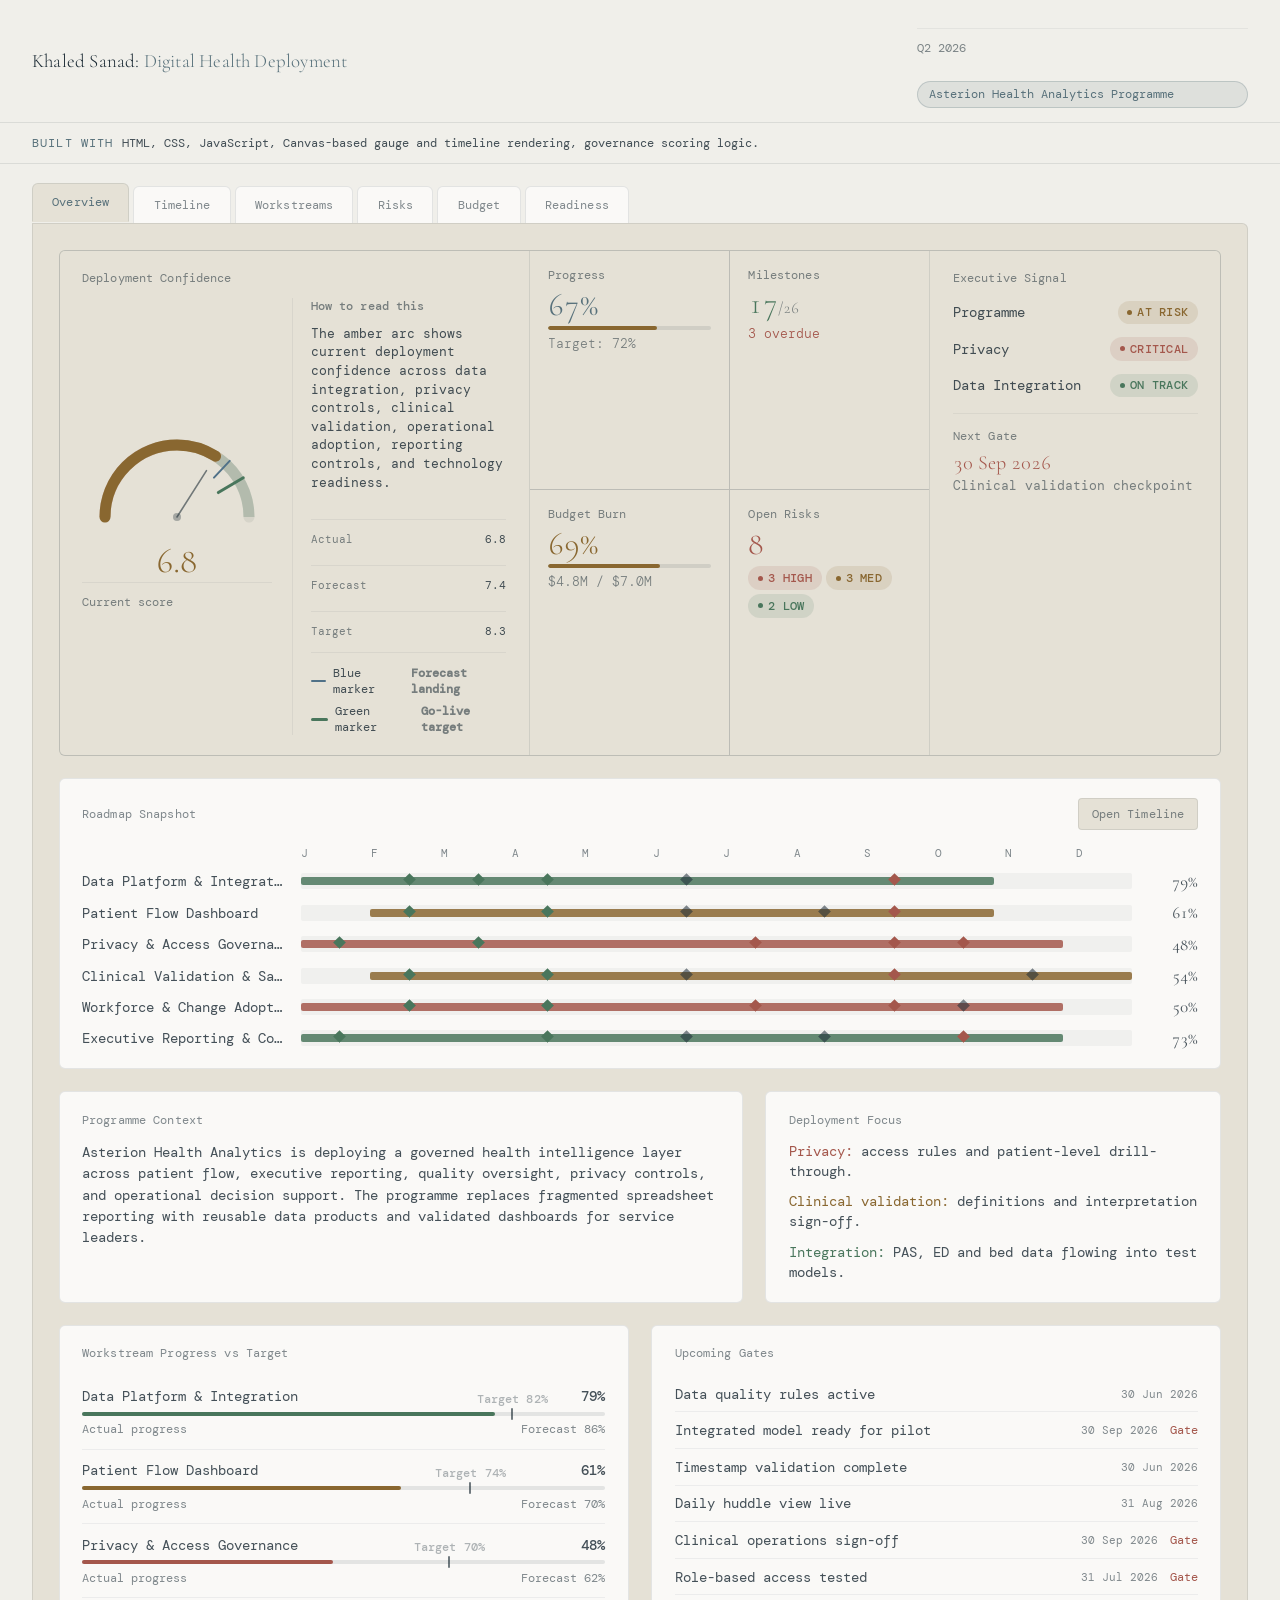
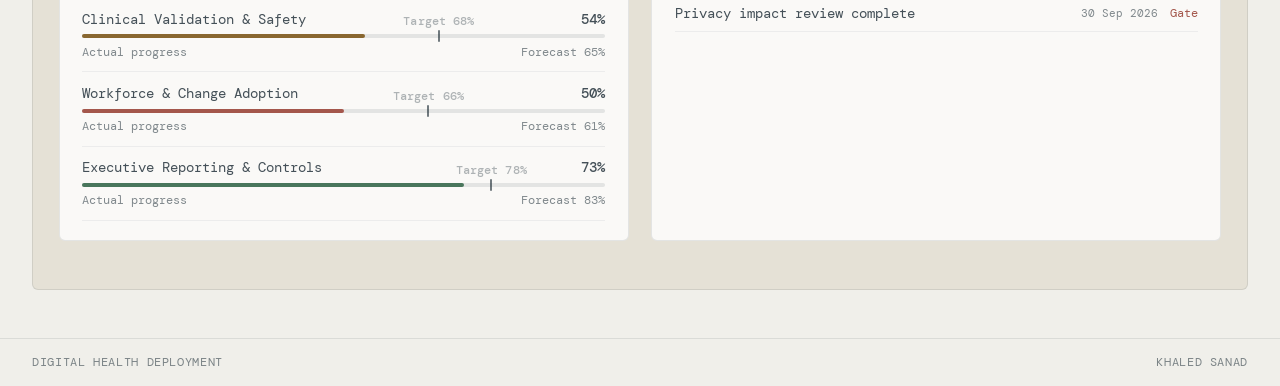
<file: apps/deployment-strategy-dashboard.html>
<!DOCTYPE html>
<html lang="en">
<head>
<meta charset="UTF-8">
<meta name="viewport" content="width=device-width, initial-scale=1.0">
<title>Digital Health Deployment - Khaled Sanad</title>
<link href="https://fonts.googleapis.com/css2?family=Cormorant+Garamond:wght@300;400;600&family=DM+Mono:wght@300;400&display=swap" rel="stylesheet">
<link rel="stylesheet" href="../assets/css/tokens.css">
<style>
:root {
  --accent:var(--accent-deployment);
  --accent-rgb:var(--accent-deployment-rgb);
  --accent-dim:rgba(var(--accent-deployment-rgb), var(--accent-dim-opacity));
  --accent-mid:rgba(var(--accent-deployment-rgb), var(--accent-mid-opacity));
  --radius:6px; /* deliberate per-file override — every other page uses 4px */
}

*{box-sizing:border-box;margin:0;padding:0}

body{
  font-family:var(--font-mono);
  font-weight:400;
  background:var(--bg);
  color:var(--ink);
  min-height:100vh;
  display:flex;
  flex-direction:column;
  -webkit-font-smoothing:antialiased;
  text-rendering:optimizeLegibility;
  font-variant-numeric:tabular-nums;
}

.site-header{
  background:rgba(var(--bg-rgb),.92);
  backdrop-filter:blur(12px);
  border-bottom:1px solid var(--border);
  padding:14px 2rem;
  display:flex;
  align-items:center;
  justify-content:space-between;
  position:sticky;
  top:0;
  z-index:200;
}

.site-logo{
  font-family:var(--font-serif);
  font-size:1.18rem;
  font-weight:300;
  letter-spacing:.01em;
}

.site-logo em{
  font-style:normal;
  color:var(--accent);
}

.header-right{
  display:flex;
  gap:.75rem;
  align-items:center;
  flex-wrap:wrap;
}

.as-of,
.prog-badge,
.gauge-note,
.gauge-legend-row,
.budget-num,
.readiness-max,

.gauge-marker-key{
  width:100%;
  display:grid;
  gap:.42rem;
  margin-top:.85rem;
  padding-top:.75rem;
  border-top:1px solid var(--border-soft);
}

.gauge-marker-row{
  display:flex;
  align-items:center;
  justify-content:space-between;
  gap:.8rem;
  font-size:.78rem;
  color:var(--ink-3);
}

.gauge-marker-label{
  display:flex;
  align-items:center;
  gap:.45rem;
  color:var(--ink-2);
}

.marker-swatch{
  display:inline-block;
  width:18px;
  height:2px;
  border-radius:2px;
  background:var(--blue);
}

.marker-swatch.target{
  width:20px;
  height:3px;
  background:var(--green);
}

.bullet-track{
  position:relative;
  height:4px;
  background:var(--border);
  border-radius:2px;
  overflow:visible;
}

.bullet-fill{
  height:100%;
  border-radius:2px;
  transition:width .5s ease;
}

.bullet-target{
  position:absolute;
  top:-4px;
  width:2px;
  height:12px;
  border-radius:2px;
  background:var(--ink);
  opacity:.62;
}

.bullet-target::after{
  content:attr(data-label);
  position:absolute;
  top:-16px;
  left:50%;
  transform:translateX(-50%);
  font-size:.72rem;
  font-weight:500;
  color:var(--ink-3);
  white-space:nowrap;
  letter-spacing:.01em;
}

.bullet-meta{
  display:flex;
  justify-content:space-between;
  gap:.8rem;
  margin-top:.4rem;
  font-size:.72rem;
  color:var(--ink-3);
}

.bullet-meta strong{
  font-weight:500;
  color:var(--ink-2);
}

footer{
  font-family:var(--font-mono);
  font-weight:400;
  letter-spacing:.055em;
  text-transform:uppercase;
}

.folder-tab,
.card-title,
.kpi-label,
.risk-filter-btn{
  font-family:var(--font-mono);
  font-weight:400;
  letter-spacing:.01em;
  text-transform:none;
}

.as-of{
  font-size:.72rem;
  color:var(--ink-3);
}

.prog-badge{
  font-size:.72rem;
  color:var(--accent);
  border:1px solid var(--accent-mid);
  background:var(--accent-dim);
  padding:.32rem .72rem;
  border-radius:999px;
}

.folder-nav{
  display:flex;
  align-items:flex-end;
  gap:4px;
  padding:1.25rem 2rem 0;
  position:sticky;
  top:50px;
  z-index:190;
  overflow-x:auto;
  background:var(--bg);
}

.folder-tab{
  font-size:.76rem;
  color:var(--ink-3);
  background:var(--surface);
  border:1px solid var(--border);
  border-bottom:none;
  padding:.62rem 1.2rem .72rem;
  cursor:pointer;
  border-radius:6px 6px 0 0;
  transition:color var(--tr),background var(--tr),transform var(--tr);
  white-space:nowrap;
  position:relative;
  bottom:-1px;
}

.folder-tab:hover{
  color:var(--ink-2);
  background:var(--surface-alt);
}

.folder-tab.active{
  color:var(--accent);
  background:var(--surface-hi);
  border-bottom:1px solid var(--surface-hi);
  transform:translateY(-2px);
}

.folder-content{
  background:var(--surface-hi);
  border:1px solid var(--border);
  border-radius:0 6px 6px 6px;
  margin:0 2rem 3rem;
  padding:1.6rem;
  flex:1;
}

.tab-panel{
  display:none;
  animation:fadeUp .18s ease both;
}

.tab-panel.active{display:block}

@keyframes fadeUp{
  from{opacity:0;transform:translateY(8px)}
  to{opacity:1;transform:translateY(0)}
}

.chip{
  display:inline-flex;
  align-items:center;
  gap:5px;
  font-size:.74rem;
  font-weight:500;
  letter-spacing:.02em;
  text-transform:uppercase;
  padding:.24rem .62rem;
  border-radius:999px;
  white-space:nowrap;
}

.chip::before{
  content:'';
  width:5px;
  height:5px;
  border-radius:50%;
  background:currentColor;
}

.chip.on-track{color:var(--green);background:var(--green-dim)}
.chip.at-risk{color:var(--amber);background:var(--amber-dim)}
.chip.critical{color:var(--red);background:var(--red-dim)}
.chip.complete{color:var(--blue);background:var(--blue-dim)}
.chip.not-started{color:var(--ink-3);background:var(--border-soft)}

.card{
  background:var(--surface);
  border:1px solid var(--border);
  border-radius:var(--radius);
  padding:1.2rem 1.4rem;
}

.card-title{
  font-size:.76rem;
  color:var(--ink-3);
  margin-bottom:.9rem;
}

.kpi-row{
  display:grid;
  grid-template-columns:repeat(5,1fr);
  gap:1px;
  background:var(--border);
  border:1px solid var(--border);
  border-radius:var(--radius);
  overflow:hidden;
  margin-bottom:1.4rem;
}

.kpi{
  background:var(--surface);
  padding:1rem 1.15rem;
}

.kpi-label{
  font-size:.74rem;
  color:var(--ink-3);
  margin-bottom:.4rem;
}

.kpi-val{
  font-family:var(--font-serif);
  font-size:2rem;
  font-weight:300;
  line-height:1;
  margin-bottom:.28rem;
}

.kpi-sub{
  font-size:.84rem;
  color:var(--ink-3);
  font-weight:300;
}

.kpi-val.green{color:var(--green)}
.kpi-val.amber{color:var(--amber)}
.kpi-val.red{color:var(--red)}
.kpi-val.blue{color:var(--blue)}
.kpi-val.accent{color:var(--accent)}

.prog-bar-wrap{
  height:4px;
  background:var(--border);
  border-radius:2px;
  overflow:hidden;
}

.prog-bar-fill{
  height:100%;
  border-radius:2px;
  transition:width .5s ease;
}

.fill-green{background:var(--green)}
.fill-amber{background:var(--amber)}
.fill-red{background:var(--red)}
.fill-blue{background:var(--blue)}

.ov-grid{
  display:grid;
  grid-template-columns:minmax(440px,1.08fr) minmax(340px,.92fr) 290px;
  gap:1px;
  background:var(--border);
  border:1px solid var(--border);
  border-radius:var(--radius);
  overflow:hidden;
  margin-bottom:1.4rem;
}

.ov-cell{
  background:var(--surface-hi);
  padding:1.2rem 1.4rem;
}


.gauge-cell{
  display:block;
}

.gauge-layout{
  display:grid;
  grid-template-columns:190px 1fr;
  gap:1.25rem;
  align-items:center;
}

.gauge-visual{
  display:flex;
  flex-direction:column;
  align-items:center;
  justify-content:center;
}

.gauge-explainer{
  border-left:1px solid var(--border-soft);
  padding-left:1.1rem;
}

.gauge-explainer-title{
  font-size:.76rem;
  font-weight:500;
  letter-spacing:.01em;
  color:var(--ink-3);
  margin-bottom:.65rem;
}

.gauge-explainer p{
  font-size:.82rem;
  color:var(--ink-2);
  line-height:1.42;
  margin-bottom:.75rem;
}

.gauge-mobile-explainer{
  display:none;
  width:100%;
  margin-top:.85rem;
  border-top:1px solid var(--border-soft);
  padding-top:.75rem;
}

.gauge-mobile-explainer summary{
  cursor:pointer;
  color:var(--accent);
  font-size:.78rem;
  font-weight:500;
  letter-spacing:.01em;
  list-style:none;
}

.gauge-mobile-explainer summary::-webkit-details-marker{
  display:none;
}

.gauge-mobile-explainer summary::after{
  content:" +";
  color:var(--ink-3);
}

.gauge-mobile-explainer[open] summary::after{
  content:" –";
}

.gauge-mobile-body{
  padding-top:.7rem;
}


.gauge-note{
  font-size:.72rem;
  color:var(--ink-3);
  margin-top:.28rem;
}

.gauge-legend{
  width:100%;
  margin-top:.8rem;
  display:grid;
  gap:.35rem;
}

.gauge-legend-row{
  display:flex;
  justify-content:space-between;
  gap:.6rem;
  font-size:.7rem;
  color:var(--ink-3);
}

.gauge-legend-row strong{
  font-weight:400;
  color:var(--ink-2);
}

.kpi-mini-grid{
  display:grid;
  grid-template-columns:1fr 1fr;
  gap:1px;
  background:var(--border);
  padding:0;
}

.kpi-mini{
  background:var(--surface-hi);
  padding:1rem 1.15rem;
}

.two-col{
  display:grid;
  grid-template-columns:1fr 1fr;
  gap:1.4rem;
  margin-bottom:1.4rem;
}

.context-grid{
  display:grid;
  grid-template-columns:1.2fr .8fr;
  gap:1.4rem;
  margin-bottom:1.4rem;
}

.context-text{
  font-size:.9rem;
  color:var(--ink-2);
  line-height:1.48;
  max-width:780px;
}

.attention-list{
  display:grid;
  gap:.65rem;
  font-size:.88rem;
  color:var(--ink-2);
  line-height:1.42;
}

.attention-list span{
  font-weight:400;
}

.overview-gantt-card{
  margin-bottom:1.4rem;
}

.mini-gantt{
  display:grid;
  gap:.65rem;
}

.mini-gantt-row{
  display:grid;
  grid-template-columns:205px 1fr 52px;
  gap:.85rem;
  align-items:center;
}

.mini-gantt-label{
  font-size:.86rem;
  color:var(--ink-2);
  white-space:nowrap;
  overflow:hidden;
  text-overflow:ellipsis;
}

.mini-gantt-track{
  height:16px;
  background:rgba(var(--border-rgb),.045);
  border-radius:2px;
  position:relative;
  overflow:hidden;
}

.mini-gantt-range{
  position:absolute;
  top:4px;
  height:8px;
  border-radius:2px;
  opacity:.84;
}

.mini-gantt-range.on-track{background:var(--green)}
.mini-gantt-range.at-risk{background:var(--amber)}
.mini-gantt-range.critical{background:var(--red)}

.mini-gantt-marker{
  position:absolute;
  top:2px;
  width:9px;
  height:9px;
  transform:rotate(45deg);
  background:var(--ink-3);
}

.mini-gantt-marker.done{background:var(--green)}
.mini-gantt-marker.critical{background:var(--red)}

.mini-gantt-pct{
  font-family:var(--font-serif);
  font-size:1.05rem;
  color:var(--ink-2);
  text-align:right;
}

.month-ruler{
  display:grid;
  grid-template-columns:205px repeat(12,1fr) 52px;
  gap:.85rem;
  margin-bottom:.65rem;
  font-size:.7rem;
  font-weight:400;
  letter-spacing:.075em;
  color:var(--ink-3);
  text-transform:uppercase;
}

.gantt-wrap{
  overflow-x:auto;
}

.gantt-table{
  min-width:960px;
  border-collapse:collapse;
  width:100%;
}

.gantt-table th{
  font-size:.72rem;
  letter-spacing:.01em;
  text-transform:none;
  color:var(--ink-2);
  padding:.58rem .75rem;
  background:var(--surface);
  border-bottom:1px solid var(--border);
  font-weight:500;
  white-space:nowrap;
  text-align:left;
}

.gantt-table td{
  padding:.68rem .75rem;
  border-bottom:1px solid var(--border-soft);
  vertical-align:middle;
}

.gantt-table tr:hover td{
  background:rgba(var(--border-rgb),.025);
}

.gantt-ws-label{
  font-size:.84rem;
  color:var(--ink);
}

.gantt-ws-sub{
  font-size:.78rem;
  color:var(--ink-3);
  margin-top:2px;
  font-weight:300;
}

.gantt-rag{text-align:center}

.gantt-pct{
  font-size:.84rem;
  color:var(--ink-2);
  text-align:right;
  font-weight:400;
}

.gantt-month-cell{
  position:relative;
  padding:.65rem 2px!important;
}

.gantt-segment{
  height:7px;
  border-radius:1px;
  background:rgba(var(--border-rgb),.06);
  position:relative;
}

.gantt-segment-fill{
  height:100%;
  border-radius:1px;
  opacity:.76;
}

.gantt-diamond{
  position:absolute;
  width:8px;
  height:8px;
  transform:rotate(45deg);
  top:-1px;
  left:50%;
  background:var(--ink-3);
}

.gantt-diamond.past{background:var(--green)}
.gantt-diamond.critical{background:var(--red)}

.ws-row{
  background:var(--surface);
  border:1px solid var(--border);
  border-radius:var(--radius);
  overflow:hidden;
  margin-bottom:5px;
}

.ws-header{
  display:grid;
  grid-template-columns:2fr 1fr 80px 90px 40px;
  align-items:center;
  padding:.9rem 1.2rem;
  cursor:pointer;
  transition:background var(--tr);
  gap:1rem;
}

.ws-header:hover{
  background:var(--surface-alt);
}

.ws-title{
  font-size:.9rem;
  color:var(--ink);
}

.ws-sub{
  font-size:.76rem;
  color:var(--ink-3);
  margin-top:2px;
  font-weight:400;
  letter-spacing:.06em;
  text-transform:uppercase;
}

.ws-pct{
  font-family:var(--font-serif);
  font-size:1.2rem;
  font-weight:300;
  color:var(--accent);
}

.ws-toggle{
  font-size:.72rem;
  color:var(--ink-3);
  text-align:right;
  transition:transform var(--tr);
}

.ws-row.open .ws-toggle{
  transform:rotate(180deg);
}

.ws-body{
  display:none;
  border-top:1px solid var(--border-soft);
  padding:0 1.2rem 1rem;
}

.ws-row.open .ws-body{
  display:block;
}

.ws-desc{
  font-size:.86rem;
  color:var(--ink-3);
  line-height:1.42;
  margin:.8rem 0;
}

.milestone-list{
  display:flex;
  flex-direction:column;
  gap:0;
  margin-top:.6rem;
}

.milestone{
  display:grid;
  grid-template-columns:1fr 120px 90px;
  align-items:center;
  gap:1rem;
  padding:.6rem 0;
  border-bottom:1px solid var(--border-soft);
  font-size:.84rem;
}

.milestone:last-child{
  border-bottom:none;
}

.ms-name{
  color:var(--ink-2);
}

.ms-date{
  color:var(--ink-3);
  font-size:.78rem;
  font-weight:400;
}

.risk-table{
  width:100%;
  border-collapse:collapse;
}

.risk-table th{
  font-size:.72rem;
  letter-spacing:.075em;
  text-transform:uppercase;
  color:var(--ink-3);
  padding:.6rem 1rem;
  background:var(--surface);
  border-bottom:1px solid var(--border);
  text-align:left;
  font-weight:400;
}

.risk-table td{
  padding:.82rem 1rem;
  border-bottom:1px solid var(--border-soft);
  font-size:.84rem;
  color:var(--ink-2);
  vertical-align:top;
}

.risk-id{
  font-size:.78rem;
  color:var(--ink-3);
  font-weight:400;
}

.risk-desc{
  color:var(--ink);
  line-height:1.34;
}

.risk-mitigation{
  color:var(--ink-3);
  font-size:.82rem;
  line-height:1.36;
  margin-top:3px;
}

.risk-filter-btn{
  font-size:.74rem;
  color:var(--ink-3);
  background:transparent;
  border:1px solid var(--border);
  border-radius:4px;
  padding:.45rem .9rem;
  cursor:pointer;
}

.risk-filter-btn.active{
  color:var(--accent);
  background:var(--accent-dim);
  border-color:var(--accent-mid);
}

.score-pill{
  display:inline-block;
  padding:.2rem .55rem;
  border-radius:3px;
  font-family:var(--font-serif);
  font-size:.96rem;
}

.score-high{color:var(--red);background:var(--red-dim)}
.score-med{color:var(--amber);background:var(--amber-dim)}
.score-low{color:var(--green);background:var(--green-dim)}

.budget-row{
  display:grid;
  grid-template-columns:2fr 1fr 1fr 1fr 80px;
  align-items:center;
  gap:1rem;
  padding:.85rem 1rem;
  border-bottom:1px solid var(--border-soft);
}

.budget-row.header{
  font-size:.72rem;
  letter-spacing:.075em;
  text-transform:uppercase;
  color:var(--ink-3);
  background:var(--surface);
  border-radius:var(--radius) var(--radius) 0 0;
  padding:.62rem 1rem;
  font-weight:400;
}

.budget-ws{
  font-size:.84rem;
  color:var(--ink);
}

.budget-num{
  font-size:.84rem;
  color:var(--ink-2);
  text-align:right;
}

.budget-num.over{
  color:var(--red);
}

.readiness-grid{
  display:grid;
  grid-template-columns:repeat(3,1fr);
  gap:1px;
  background:var(--border);
  border:1px solid var(--border);
  border-radius:var(--radius);
  overflow:hidden;
  margin-bottom:1.4rem;
}

.readiness-cell{
  background:var(--surface);
  padding:1.2rem 1.4rem;
}

.readiness-area{
  font-size:.72rem;
  letter-spacing:.075em;
  text-transform:uppercase;
  color:var(--ink-3);
  margin-bottom:.55rem;
  font-weight:400;
}

.readiness-score{
  display:flex;
  align-items:baseline;
  gap:.35rem;
  margin-bottom:.55rem;
}

.readiness-num{
  font-family:var(--font-serif);
  font-size:2rem;
  font-weight:300;
  line-height:1;
}

.readiness-max{
  font-size:.72rem;
  color:var(--ink-3);
}

.readiness-desc{
  font-size:.84rem;
  color:var(--ink-3);
  line-height:1.38;
}


.gauge-marker-key{
  width:100%;
  display:grid;
  gap:.42rem;
  margin-top:.85rem;
  padding-top:.75rem;
  border-top:1px solid var(--border-soft);
}

.gauge-marker-row{
  display:flex;
  align-items:center;
  justify-content:space-between;
  gap:.8rem;
  font-size:.78rem;
  color:var(--ink-3);
}

.gauge-marker-label{
  display:flex;
  align-items:center;
  gap:.45rem;
  color:var(--ink-2);
}

.marker-swatch{
  display:inline-block;
  width:18px;
  height:2px;
  border-radius:2px;
  background:var(--blue);
}

.marker-swatch.target{
  width:20px;
  height:3px;
  background:var(--green);
}

.bullet-track{
  position:relative;
  height:4px;
  background:var(--border);
  border-radius:2px;
  overflow:visible;
}

.bullet-fill{
  height:100%;
  border-radius:2px;
  transition:width .5s ease;
}

.bullet-target{
  position:absolute;
  top:-4px;
  width:2px;
  height:12px;
  border-radius:2px;
  background:var(--ink);
  opacity:.62;
}

.bullet-target::after{
  content:attr(data-label);
  position:absolute;
  top:-16px;
  left:50%;
  transform:translateX(-50%);
  font-size:.72rem;
  font-weight:500;
  color:var(--ink-3);
  white-space:nowrap;
  letter-spacing:.01em;
}

.bullet-meta{
  display:flex;
  justify-content:space-between;
  gap:.8rem;
  margin-top:.4rem;
  font-size:.72rem;
  color:var(--ink-3);
}

.bullet-meta strong{
  font-weight:500;
  color:var(--ink-2);
}

footer{
  border-top:1px solid var(--border);
  padding:1rem 2rem;
  display:flex;
  justify-content:space-between;
  gap:1rem;
  font-size:.72rem;
  color:var(--ink-3);
}

@media(max-width:980px){
  .ov-grid{grid-template-columns:1fr}
  .gauge-layout{grid-template-columns:1fr}
  .gauge-explainer{display:none}
  .gauge-mobile-explainer{display:block}
  .kpi-mini-grid{grid-template-columns:1fr 1fr}
  .two-col{grid-template-columns:1fr}
  .context-grid{grid-template-columns:1fr}
  .kpi-row{grid-template-columns:repeat(2,1fr)}
  .readiness-grid{grid-template-columns:1fr}
  .mini-gantt-row{grid-template-columns:1fr}
  .month-ruler{display:none}
  .folder-content{margin:0 1rem 2rem;padding:1rem}
  .folder-nav{padding-left:1rem;padding-right:1rem}
}

@media(max-width:620px){
  .site-header{
    align-items:flex-start;
    flex-direction:column;
    gap:.65rem;
  }

  .kpi-row,
  .kpi-mini-grid{
    grid-template-columns:1fr;
  }

  .ws-header,
  .budget-row{
    grid-template-columns:1fr;
    gap:.35rem;
  }

  .budget-num{
    text-align:left;
  }

  .milestone{
    grid-template-columns:1fr;
    gap:.25rem;
  }

  
.gauge-marker-key{
  width:100%;
  display:grid;
  gap:.42rem;
  margin-top:.85rem;
  padding-top:.75rem;
  border-top:1px solid var(--border-soft);
}

.gauge-marker-row{
  display:flex;
  align-items:center;
  justify-content:space-between;
  gap:.8rem;
  font-size:.78rem;
  color:var(--ink-3);
}

.gauge-marker-label{
  display:flex;
  align-items:center;
  gap:.45rem;
  color:var(--ink-2);
}

.marker-swatch{
  display:inline-block;
  width:18px;
  height:2px;
  border-radius:2px;
  background:var(--blue);
}

.marker-swatch.target{
  width:20px;
  height:3px;
  background:var(--green);
}

.bullet-track{
  position:relative;
  height:4px;
  background:var(--border);
  border-radius:2px;
  overflow:visible;
}

.bullet-fill{
  height:100%;
  border-radius:2px;
  transition:width .5s ease;
}

.bullet-target{
  position:absolute;
  top:-4px;
  width:2px;
  height:12px;
  border-radius:2px;
  background:var(--ink);
  opacity:.62;
}

.bullet-target::after{
  content:attr(data-label);
  position:absolute;
  top:-16px;
  left:50%;
  transform:translateX(-50%);
  font-size:.72rem;
  font-weight:500;
  color:var(--ink-3);
  white-space:nowrap;
  letter-spacing:.01em;
}

.bullet-meta{
  display:flex;
  justify-content:space-between;
  gap:.8rem;
  margin-top:.4rem;
  font-size:.72rem;
  color:var(--ink-3);
}

.bullet-meta strong{
  font-weight:500;
  color:var(--ink-2);
}

footer{
    flex-direction:column;
  }
}
.landing-meta{display:flex;flex-wrap:wrap;gap:.35rem 1.6rem;padding:.7rem 2rem;border-bottom:1px solid var(--border);font-family:var(--font-mono,'DM Mono',monospace);font-size:.72rem;line-height:1.5}
.landing-meta-label{color:var(--accent);letter-spacing:.1em;text-transform:uppercase;margin-right:.5rem}
.landing-meta-text{color:var(--ink-2)}
</style>
</head>

<body>

<header class="site-header">
  <div class="site-logo">Khaled Sanad: <em>Digital Health Deployment</em></div>
  <div class="header-right">
    <span class="as-of">Q2 2026</span>
    <span class="prog-badge">Asterion Health Analytics Programme</span>
  </div>
</header>

<div class="landing-meta">
  <span><span class="landing-meta-label">Built with</span><span class="landing-meta-text">HTML, CSS, JavaScript, Canvas-based gauge and timeline rendering, governance scoring logic.</span></span>
</div>

<div class="folder-nav">
  <button class="folder-tab active" data-tab="overview">Overview</button>
  <button class="folder-tab" data-tab="gantt">Timeline</button>
  <button class="folder-tab" data-tab="workstreams">Workstreams</button>
  <button class="folder-tab" data-tab="risks">Risks</button>
  <button class="folder-tab" data-tab="budget">Budget</button>
  <button class="folder-tab" data-tab="readiness">Readiness</button>
</div>

<div class="folder-content">

<div class="tab-panel active" id="tab-overview">

  <div class="ov-grid">
    <div class="ov-cell gauge-cell">
      <div class="card-title" style="margin-bottom:.75rem;">Deployment Confidence</div>

      <div class="gauge-layout">
        <div class="gauge-visual">
          <canvas id="gauge-canvas" width="190" height="112"></canvas>
          <div style="font-family:var(--font-serif);font-size:2.2rem;font-weight:300;color:var(--amber);line-height:1;margin-top:.45rem;">6.8</div>
          <div class="gauge-note">Current score</div>
        </div>

        <div class="gauge-explainer">
          <div class="gauge-explainer-title">How to read this</div>
          <p>The amber arc shows current deployment confidence across data integration, privacy controls, clinical validation, operational adoption, reporting controls, and technology readiness.</p>
          <div class="gauge-legend">
            <div class="gauge-legend-row"><span>Actual</span><strong>6.8</strong></div>
            <div class="gauge-legend-row"><span>Forecast</span><strong>7.4</strong></div>
            <div class="gauge-legend-row"><span>Target</span><strong>8.3</strong></div>
          </div>
          <div class="gauge-marker-key">
            <div class="gauge-marker-row">
              <span class="gauge-marker-label"><span class="marker-swatch"></span>Blue marker</span>
              <strong>Forecast landing</strong>
            </div>
            <div class="gauge-marker-row">
              <span class="gauge-marker-label"><span class="marker-swatch target"></span>Green marker</span>
              <strong>Go-live target</strong>
            </div>
          </div>
        </div>

        <details class="gauge-mobile-explainer">
          <summary>Gauge explanation</summary>
          <div class="gauge-mobile-body">
            <p style="font-size:.82rem;color:var(--ink-2);line-height:1.42;margin-bottom:.75rem;">The amber arc shows current deployment confidence. The blue marker is the forecast landing point; the green marker is the go-live target.</p>
            <div class="gauge-legend">
              <div class="gauge-legend-row"><span>Actual</span><strong>6.8</strong></div>
              <div class="gauge-legend-row"><span>Forecast</span><strong>7.4</strong></div>
              <div class="gauge-legend-row"><span>Target</span><strong>8.3</strong></div>
            </div>
          </div>
        </details>
      </div>
    </div>

    <div class="ov-cell kpi-mini-grid">
      <div class="kpi-mini">
        <div class="kpi-label">Progress</div>
        <div class="kpi-val accent">67%</div>
        <div class="prog-bar-wrap"><div class="prog-bar-fill fill-amber" style="width:67%"></div></div>
        <div class="kpi-sub" style="margin-top:.3rem;">Target: 72%</div>
      </div>

      <div class="kpi-mini">
        <div class="kpi-label">Milestones</div>
        <div style="font-family:var(--font-serif);font-size:1.9rem;font-weight:300;color:var(--green);line-height:1;">17<span style="font-size:1rem;color:var(--ink-3);">/26</span></div>
        <div class="kpi-sub" style="margin-top:.35rem;color:var(--red);">3 overdue</div>
      </div>

      <div class="kpi-mini">
        <div class="kpi-label">Budget Burn</div>
        <div class="kpi-val amber">69%</div>
        <div class="prog-bar-wrap"><div class="prog-bar-fill fill-amber" style="width:69%"></div></div>
        <div class="kpi-sub" style="margin-top:.3rem;">$4.8M / $7.0M</div>
      </div>

      <div class="kpi-mini">
        <div class="kpi-label">Open Risks</div>
        <div class="kpi-val red">8</div>
        <div style="display:flex;gap:4px;margin-top:.4rem;flex-wrap:wrap;">
          <span class="chip critical">3 High</span>
          <span class="chip at-risk">3 Med</span>
          <span class="chip on-track">2 Low</span>
        </div>
      </div>
    </div>

    <div class="ov-cell">
      <div class="card-title">Executive Signal</div>

      <div style="display:flex;align-items:center;justify-content:space-between;margin-bottom:.8rem;">
        <span style="font-size:.86rem;color:var(--ink-2);">Programme</span>
        <span class="chip at-risk">At Risk</span>
      </div>

      <div style="display:flex;align-items:center;justify-content:space-between;margin-bottom:.8rem;">
        <span style="font-size:.86rem;color:var(--ink-2);">Privacy</span>
        <span class="chip critical">Critical</span>
      </div>

      <div style="display:flex;align-items:center;justify-content:space-between;margin-bottom:.8rem;">
        <span style="font-size:.86rem;color:var(--ink-2);">Data Integration</span>
        <span class="chip on-track">On Track</span>
      </div>

      <div style="margin-top:1rem;padding-top:.85rem;border-top:1px solid var(--border-soft);">
        <div class="card-title" style="margin-bottom:.45rem;">Next Gate</div>
        <div style="font-family:var(--font-serif);font-size:1.25rem;font-weight:300;color:var(--red);">30 Sep 2026</div>
        <div style="font-size:.8rem;color:var(--ink-3);margin-top:2px;">Clinical validation checkpoint</div>
      </div>
    </div>
  </div>

  <div class="card overview-gantt-card">
    <div style="display:flex;justify-content:space-between;align-items:center;margin-bottom:1rem;gap:1rem;">
      <div class="card-title" style="margin:0;">Roadmap Snapshot</div>
      <button class="folder-tab" data-jump-tab="gantt" style="position:static;border:1px solid var(--border);border-radius:4px;padding:.45rem .8rem;background:var(--surface-hi);">Open Timeline</button>
    </div>

    <div class="month-ruler">
      <div></div>
      <div>J</div><div>F</div><div>M</div><div>A</div><div>M</div><div>J</div><div>J</div><div>A</div><div>S</div><div>O</div><div>N</div><div>D</div>
      <div></div>
    </div>

    <div class="mini-gantt" id="overview-gantt"></div>
  </div>

  <div class="context-grid">
    <div class="card">
      <div class="card-title">Programme Context</div>
      <p class="context-text">
        Asterion Health Analytics is deploying a governed health intelligence layer across patient flow, executive reporting, quality oversight, privacy controls, and operational decision support. The programme replaces fragmented spreadsheet reporting with reusable data products and validated dashboards for service leaders.
      </p>
    </div>

    <div class="card">
      <div class="card-title">Deployment Focus</div>
      <div class="attention-list">
        <div><span style="color:var(--red);">Privacy:</span> access rules and patient-level drill-through.</div>
        <div><span style="color:var(--amber);">Clinical validation:</span> definitions and interpretation sign-off.</div>
        <div><span style="color:var(--green);">Integration:</span> PAS, ED and bed data flowing into test models.</div>
      </div>
    </div>
  </div>

  <div class="two-col">
    <div class="card">
      <div class="card-title">Workstream Progress vs Target</div>
      <div id="ov-ws-list"></div>
    </div>

    <div class="card">
      <div class="card-title">Upcoming Gates</div>
      <div id="ov-milestones"></div>
    </div>
  </div>

</div>

<div class="tab-panel" id="tab-gantt">
  <p style="font-size:.88rem;color:var(--ink-3);margin-bottom:1.2rem;line-height:1.42;">
    Jan-Dec 2026 timeline. Red diamonds mark executive, privacy, clinical validation, data quality, or go-live gates.
  </p>

  <div class="gantt-wrap">
    <table class="gantt-table">
      <thead>
        <tr>
          <th style="width:220px;">Workstream</th>
          <th style="width:90px;">Owner</th>
          <th style="width:90px;">Status</th>
          <th>Jan</th><th>Feb</th><th>Mar</th><th>Apr</th><th>May</th><th>Jun</th><th>Jul</th><th>Aug</th><th>Sep</th><th>Oct</th><th>Nov</th><th>Dec</th>
          <th style="width:50px;">%</th>
        </tr>
      </thead>
      <tbody id="gantt-body"></tbody>
    </table>
  </div>
</div>

<div class="tab-panel" id="tab-workstreams">
  <div id="ws-accordion"></div>
</div>

<div class="tab-panel" id="tab-risks">
  <div style="display:flex;gap:.5rem;margin-bottom:1rem;flex-wrap:wrap;">
    <button class="risk-filter-btn active" data-risk-filter="all">All (8)</button>
    <button class="risk-filter-btn" data-risk-filter="high">High (3)</button>
    <button class="risk-filter-btn" data-risk-filter="med">Medium (3)</button>
    <button class="risk-filter-btn" data-risk-filter="low">Low (2)</button>
  </div>

  <table class="risk-table">
    <thead>
      <tr>
        <th style="width:60px;">ID</th>
        <th>Risk</th>
        <th style="width:130px;">Workstream</th>
        <th style="width:80px;">Likely</th>
        <th style="width:70px;">Impact</th>
        <th style="width:70px;">Score</th>
        <th style="width:90px;">Status</th>
      </tr>
    </thead>
    <tbody id="risk-body"></tbody>
  </table>
</div>

<div class="tab-panel" id="tab-budget">
  <div class="kpi-row">
    <div class="kpi">
      <div class="kpi-label">Budget</div>
      <div class="kpi-val accent">$7.0M</div>
      <div class="kpi-sub">Approved</div>
    </div>

    <div class="kpi">
      <div class="kpi-label">Spent</div>
      <div class="kpi-val amber">$4.8M</div>
      <div class="kpi-sub">69%</div>
    </div>

    <div class="kpi">
      <div class="kpi-label">Remaining</div>
      <div class="kpi-val green">$2.2M</div>
      <div class="kpi-sub">6 months</div>
    </div>

    <div class="kpi">
      <div class="kpi-label">Variance</div>
      <div class="kpi-val red">+$310k</div>
      <div class="kpi-sub">Forecast</div>
    </div>

    <div class="kpi">
      <div class="kpi-label">Contingency</div>
      <div class="kpi-val amber">42%</div>
      <div class="kpi-sub">$420k used</div>
    </div>
  </div>

  <div class="card" style="margin-bottom:1.4rem;">
    <div class="card-title">Budget by Workstream</div>
    <div class="budget-row header">
      <div>Workstream</div>
      <div style="text-align:right;">Allocated</div>
      <div style="text-align:right;">Spent</div>
      <div style="text-align:right;">Remaining</div>
      <div style="text-align:right;">Burn</div>
    </div>
    <div id="budget-rows"></div>
  </div>

  <div class="card">
    <div class="card-title">Monthly Burn</div>
    <div id="burn-chart" style="display:flex;align-items:flex-end;gap:4px;height:80px;margin-top:.5rem;"></div>
    <div id="burn-labels" style="display:flex;gap:0;margin-top:.5rem;"></div>
  </div>
</div>

<div class="tab-panel" id="tab-readiness">
  <div class="readiness-grid" id="readiness-grid"></div>

  <div class="card">
    <div class="card-title">Go-Live Gates</div>
    <div id="gate-checklist"></div>
  </div>
</div>

</div>

<footer>
  <span>Digital Health Deployment</span>
  <span>Khaled Sanad</span>
</footer>

<script>
const WORKSTREAMS = [
  {
    id:"integration",
    name:"Data Platform & Integration",
    owner:"T. Walsh",
    status:"on-track",
    pct:79,
    target:82,
    forecast:86,
    budget:{alloc:1650,spent:1080},
    desc:"PAS, ED, bed management, outpatient, finance and workforce data feeds into governed reporting models.",
    milestones:[
      {name:"Source inventory approved",date:"14 Feb 2026",done:true,critical:false},
      {name:"PAS and ED feeds connected",date:"28 Mar 2026",done:true,critical:false},
      {name:"Bed management feed tested",date:"30 Apr 2026",done:true,critical:false},
      {name:"Data quality rules active",date:"30 Jun 2026",done:false,critical:false},
      {name:"Integrated model ready for pilot",date:"30 Sep 2026",done:false,critical:true}
    ],
    ganttStart:0,
    ganttEnd:9
  },
  {
    id:"flow",
    name:"Patient Flow Dashboard",
    owner:"R. Nakamura",
    status:"at-risk",
    pct:61,
    target:74,
    forecast:70,
    budget:{alloc:1150,spent:820},
    desc:"Operational dashboard for ED demand, bed occupancy, ward movement, discharge delay and daily flow pressure.",
    milestones:[
      {name:"Patient flow definitions drafted",date:"28 Feb 2026",done:true,critical:false},
      {name:"Prototype reviewed by operations",date:"15 Apr 2026",done:true,critical:false},
      {name:"Timestamp validation complete",date:"30 Jun 2026",done:false,critical:false},
      {name:"Daily huddle view live",date:"31 Aug 2026",done:false,critical:false},
      {name:"Clinical operations sign-off",date:"30 Sep 2026",done:false,critical:true}
    ],
    ganttStart:1,
    ganttEnd:9
  },
  {
    id:"privacy",
    name:"Privacy & Access Governance",
    owner:"M. Chen",
    status:"critical",
    pct:48,
    target:70,
    forecast:62,
    budget:{alloc:1050,spent:810},
    desc:"Access roles, patient-level drill-through controls, audit logging, de-identification rules and approval pathways.",
    milestones:[
      {name:"Access model drafted",date:"31 Jan 2026",done:true,critical:false},
      {name:"Patient-level use cases reviewed",date:"28 Mar 2026",done:true,critical:false},
      {name:"Role-based access tested",date:"31 Jul 2026",done:false,critical:true},
      {name:"Privacy impact review complete",date:"30 Sep 2026",done:false,critical:true},
      {name:"Audit logging sign-off",date:"31 Oct 2026",done:false,critical:true}
    ],
    ganttStart:0,
    ganttEnd:10
  },
  {
    id:"clinical",
    name:"Clinical Validation & Safety",
    owner:"S. Okonkwo",
    status:"at-risk",
    pct:54,
    target:68,
    forecast:65,
    budget:{alloc:1200,spent:860},
    desc:"Clinical review of metric definitions, cohort logic, safety indicators, escalation thresholds and dashboard interpretation.",
    milestones:[
      {name:"Validation panel formed",date:"28 Feb 2026",done:true,critical:false},
      {name:"Metric catalogue reviewed",date:"30 Apr 2026",done:true,critical:false},
      {name:"Patient flow cohort test",date:"30 Jun 2026",done:false,critical:false},
      {name:"Clinical validation checkpoint",date:"30 Sep 2026",done:false,critical:true},
      {name:"Safety interpretation guide approved",date:"30 Nov 2026",done:false,critical:false}
    ],
    ganttStart:1,
    ganttEnd:11
  },
  {
    id:"adoption",
    name:"Workforce & Change Adoption",
    owner:"A. Patel",
    status:"critical",
    pct:50,
    target:66,
    forecast:61,
    budget:{alloc:900,spent:690},
    desc:"Training, operating rhythm, dashboard use in daily huddles, executive adoption and support model.",
    milestones:[
      {name:"Stakeholder map complete",date:"28 Feb 2026",done:true,critical:false},
      {name:"Training plan drafted",date:"30 Apr 2026",done:true,critical:false},
      {name:"Super-user network confirmed",date:"31 Jul 2026",done:false,critical:true},
      {name:"Daily operating rhythm approved",date:"30 Sep 2026",done:false,critical:true},
      {name:"Executive adoption review",date:"31 Oct 2026",done:false,critical:false}
    ],
    ganttStart:0,
    ganttEnd:10
  },
  {
    id:"reporting",
    name:"Executive Reporting & Controls",
    owner:"L. Romero",
    status:"on-track",
    pct:73,
    target:78,
    forecast:83,
    budget:{alloc:1050,spent:540},
    desc:"Executive scorecards, certified report catalogue, reconciliation controls, data quality strip and monthly governance pack.",
    milestones:[
      {name:"Executive pack structure approved",date:"31 Jan 2026",done:true,critical:false},
      {name:"Reconciliation controls configured",date:"30 Apr 2026",done:true,critical:false},
      {name:"Data quality strip tested",date:"30 Jun 2026",done:false,critical:false},
      {name:"Certified report catalogue ready",date:"31 Aug 2026",done:false,critical:false},
      {name:"Board reporting rehearsal",date:"31 Oct 2026",done:false,critical:true}
    ],
    ganttStart:0,
    ganttEnd:10
  }
];

const RISKS = [
  {id:"R01",desc:"Patient-level access model not approved before pilot gate",mitigation:"Limit drill-through to approved roles and retain aggregate-only executive view.",ws:"Privacy",likelihood:"High",impact:"High",score:"high",status:"open"},
  {id:"R02",desc:"Timestamp quality weakens patient flow reporting",mitigation:"Add data quality strip and validate ED, bed and discharge timestamps with operations.",ws:"Patient Flow",likelihood:"Medium",impact:"High",score:"high",status:"open"},
  {id:"R03",desc:"Clinical definitions differ across sites",mitigation:"Use a clinical validation panel and publish metric definitions with each dashboard.",ws:"Clinical",likelihood:"High",impact:"High",score:"high",status:"open"},
  {id:"R04",desc:"PAS and bed management records fail to reconcile",mitigation:"Daily control totals, exception owner and documented variance rules.",ws:"Integration",likelihood:"Medium",impact:"Medium",score:"med",status:"open"},
  {id:"R05",desc:"Dashboard logic changes after validation",mitigation:"Version control, release notes and change approval retained for certified reports.",ws:"Reporting",likelihood:"Low",impact:"High",score:"med",status:"mitigated"},
  {id:"R06",desc:"Operational teams do not adopt dashboard in daily huddles",mitigation:"Super-user network, short training sessions and clear escalation routines.",ws:"Adoption",likelihood:"Medium",impact:"Medium",score:"med",status:"open"},
  {id:"R07",desc:"Executive reporting misreads early pilot data",mitigation:"Label pilot outputs clearly and keep interpretation notes beside key metrics.",ws:"Reporting",likelihood:"Low",impact:"Medium",score:"low",status:"open"},
  {id:"R08",desc:"Specialist data staff unavailable during cutover",mitigation:"Cross-training and documented support rota.",ws:"Integration",likelihood:"Low",impact:"Low",score:"low",status:"open"}
];

const READINESS = [
  {area:"Data Integration",score:8,max:10,color:"green",desc:"Core feeds connected; quality rules remain."},
  {area:"Privacy & Access",score:5,max:10,color:"red",desc:"Main go-live constraint."},
  {area:"Clinical Validation",score:6,max:10,color:"amber",desc:"Definitions need final sign-off."},
  {area:"Operational Adoption",score:5,max:10,color:"red",desc:"Training and daily use model pending."},
  {area:"Reporting Controls",score:7,max:10,color:"amber",desc:"Reconciliation controls in test."},
  {area:"Technology Readiness",score:7,max:10,color:"amber",desc:"Platform stable; monitoring pending."}
];

const GATE_CHECKLIST = [
  {item:"Patient-level access model approved",done:false,critical:true},
  {item:"Clinical validation checkpoint passed",done:false,critical:true},
  {item:"Patient flow dashboard piloted",done:false,critical:true},
  {item:"Data quality strip validated",done:false,critical:true},
  {item:"PAS and ED source feeds ready",done:true,critical:false},
  {item:"Privacy impact review complete",done:false,critical:true},
  {item:"Reconciliation controls tested",done:true,critical:false},
  {item:"Certified report catalogue live",done:false,critical:false},
  {item:"Limited rollout approved",done:false,critical:true}
];

const MONTHS = ["Jan","Feb","Mar","Apr","May","Jun","Jul","Aug","Sep","Oct","Nov","Dec"];
const BURN_BY_MONTH = [360,470,520,610,720,760,0,0,0,0,0,0];

function statusChip(s){
  const label = {"on-track":"On Track","at-risk":"At Risk","critical":"Critical","complete":"Done","not-started":"Pending"};
  return `<span class="chip ${s}">${label[s] || s}</span>`;
}

function fmtK(n){return n >= 1000 ? `$${(n/1000).toFixed(1)}M` : `$${n}k`;}

function switchTab(tab){
  document.querySelectorAll(".folder-tab[data-tab]").forEach(b => b.classList.toggle("active", b.dataset.tab === tab));
  document.querySelectorAll(".tab-panel").forEach(p => p.classList.remove("active"));
  document.getElementById(`tab-${tab}`)?.classList.add("active");
  window.scrollTo({top:0,behavior:"instant"});
}

document.querySelectorAll(".folder-tab[data-tab]").forEach(btn => btn.addEventListener("click", () => switchTab(btn.dataset.tab)));
document.querySelectorAll("[data-jump-tab]").forEach(btn => btn.addEventListener("click", () => switchTab(btn.dataset.jumpTab)));

(function drawGauge(){
  const c = document.getElementById("gauge-canvas");
  const css = getComputedStyle(document.documentElement);
  const ctx = c.getContext("2d");
  const cx = 95, cy = 94, r = 72, lw = 11;
  const actual = 6.8, forecast = 7.4, target = 8.3, max = 10, start = Math.PI;
  const colour = name => css.getPropertyValue(name).trim();
  const angle = v => start + (v / max) * Math.PI;

  ctx.clearRect(0,0,c.width,c.height);
  ctx.beginPath();
  ctx.arc(cx,cy,r,start,Math.PI * 2);
  ctx.strokeStyle = "rgba(28,43,53,0.07)";
  ctx.lineWidth = lw;
  ctx.lineCap = "round";
  ctx.stroke();

  [{from:0,to:4,color:colour("--red")},{from:4,to:7,color:colour("--amber")},{from:7,to:10,color:colour("--green")}].forEach(seg => {
    ctx.beginPath();
    ctx.arc(cx,cy,r,angle(seg.from),angle(seg.to));
    ctx.strokeStyle = seg.color;
    ctx.lineWidth = lw;
    ctx.lineCap = "butt";
    ctx.globalAlpha = .25;
    ctx.stroke();
    ctx.globalAlpha = 1;
  });

  ctx.beginPath();
  ctx.arc(cx,cy,r,start,angle(actual));
  ctx.strokeStyle = colour("--amber");
  ctx.lineWidth = lw;
  ctx.lineCap = "round";
  ctx.stroke();

  function marker(v, colourValue, length, width){
    const a = angle(v);
    ctx.beginPath();
    ctx.moveTo(cx + (r - length) * Math.cos(a), cy + (r - length) * Math.sin(a));
    ctx.lineTo(cx + (r + 5) * Math.cos(a), cy + (r + 5) * Math.sin(a));
    ctx.strokeStyle = colourValue;
    ctx.lineWidth = width;
    ctx.lineCap = "round";
    ctx.stroke();
  }

  marker(forecast, colour("--blue"), 18, 2);
  marker(target, colour("--green"), 24, 3);

  const a = angle(actual);
  ctx.beginPath();
  ctx.moveTo(cx,cy);
  ctx.lineTo(cx + (r - 17) * Math.cos(a), cy + (r - 17) * Math.sin(a));
  ctx.strokeStyle = "rgba(28,43,53,0.58)";
  ctx.lineWidth = 1.6;
  ctx.lineCap = "round";
  ctx.stroke();

  ctx.beginPath();
  ctx.arc(cx,cy,4,0,Math.PI * 2);
  ctx.fillStyle = "rgba(28,43,53,0.32)";
  ctx.fill();
})();

const overviewGantt = document.getElementById("overview-gantt");

WORKSTREAMS.forEach(ws => {
  const row = document.createElement("div");
  row.className = "mini-gantt-row";
  const left = (ws.ganttStart / 12) * 100;
  const width = ((ws.ganttEnd - ws.ganttStart + 1) / 12) * 100;
  const markers = ws.milestones.map(m => {
    const month = new Date(m.date).getMonth();
    const pos = ((month + .5) / 12) * 100;
    return `<span class="mini-gantt-marker ${m.done ? "done" : ""} ${m.critical ? "critical" : ""}" style="left:${pos}%;"></span>`;
  }).join("");

  row.innerHTML = `
    <div class="mini-gantt-label">${ws.name}</div>
    <div class="mini-gantt-track">
      <span class="mini-gantt-range ${ws.status}" style="left:${left}%;width:${width}%;"></span>${markers}
    </div>
    <div class="mini-gantt-pct">${ws.pct}%</div>
  `;
  overviewGantt.appendChild(row);
});

const ovWsList = document.getElementById("ov-ws-list");

WORKSTREAMS.forEach(ws => {
  const row = document.createElement("div");
  const fillClass = ws.status === "on-track" ? "fill-green" : ws.status === "critical" ? "fill-red" : "fill-amber";
  const target = ws.target || 75;

  row.style.cssText = "padding:.72rem 0;border-bottom:1px solid var(--border-soft);";
  row.innerHTML = `
    <div style="display:flex;justify-content:space-between;font-size:.86rem;margin-bottom:.42rem;gap:.8rem;">
      <span style="color:var(--ink-2);">${ws.name}</span>
      <span style="font-weight:500;color:var(--ink-2);">${ws.pct}%</span>
    </div>
    <div class="bullet-track">
      <div class="bullet-fill ${fillClass}" style="width:${ws.pct}%"></div>
      <span class="bullet-target" data-label="Target ${target}%" style="left:${target}%"></span>
    </div>
    <div class="bullet-meta">
      <span>Actual progress</span>
      <span>Forecast ${ws.forecast || Math.min(100, ws.pct + 8)}%</span>
    </div>
  `;
  ovWsList.appendChild(row);
});

const ovMs = document.getElementById("ov-milestones");

WORKSTREAMS.flatMap(ws => ws.milestones.filter(m => !m.done)).slice(0,7).forEach(m => {
  const el = document.createElement("div");
  el.style.cssText = "display:flex;align-items:center;gap:.75rem;padding:.55rem 0;border-bottom:1px solid var(--border-soft);font-size:.86rem;";
  el.innerHTML = `
    <div style="flex:1;color:var(--ink-2);">${m.name}</div>
    <div style="font-weight:400;color:var(--ink-3);white-space:nowrap;font-size:.7rem;">${m.date}</div>
    ${m.critical ? `<span style="font-weight:400;color:var(--red);font-size:.74rem;letter-spacing:.01em;text-transform:none;white-space:nowrap;">Gate</span>` : ""}
  `;
  ovMs.appendChild(el);
});

const ganttBody = document.getElementById("gantt-body");

WORKSTREAMS.forEach(ws => {
  const tr = document.createElement("tr");
  const colourClass = ws.status === "on-track" ? "fill-green" : ws.status === "critical" ? "fill-red" : "fill-amber";
  let cells = "";

  for(let m = 0; m < 12; m++){
    const inRange = m >= ws.ganttStart && m <= ws.ganttEnd;
    const monthProgressIndex = m - ws.ganttStart + 1;
    const rangeLength = ws.ganttEnd - ws.ganttStart + 1;
    const expectedPctAtMonth = inRange ? (monthProgressIndex / rangeLength) * 100 : 0;
    const fill = inRange ? Math.min(100, Math.max(0, (ws.pct / expectedPctAtMonth) * 100)) : 0;
    const diamonds = ws.milestones
      .filter(x => new Date(x.date).getMonth() === m)
      .map(x => `<span class="gantt-diamond ${x.done ? "past" : ""} ${x.critical ? "critical" : ""}"></span>`)
      .join("");

    cells += `<td class="gantt-month-cell">${inRange ? `<div class="gantt-segment"><div class="gantt-segment-fill ${colourClass}" style="width:${fill}%"></div>${diamonds}</div>` : `<div style="position:relative;height:7px;">${diamonds}</div>`}</td>`;
  }

  tr.innerHTML = `
    <td><div class="gantt-ws-label">${ws.name}</div><div class="gantt-ws-sub">${ws.owner}</div></td>
    <td style="font-size:.78rem;color:var(--ink-3);font-weight:400;">${ws.owner}</td>
    <td class="gantt-rag">${statusChip(ws.status)}</td>
    ${cells}
    <td class="gantt-pct">${ws.pct}%</td>
  `;
  ganttBody.appendChild(tr);
});

const wsAccordion = document.getElementById("ws-accordion");

WORKSTREAMS.forEach(ws => {
  const row = document.createElement("div");
  row.className = "ws-row";
  const fillClass = ws.status === "on-track" ? "fill-green" : ws.status === "critical" ? "fill-red" : "fill-amber";

  const msRows = ws.milestones.map(m => `
    <div class="milestone">
      <div class="ms-name" style="display:flex;align-items:center;gap:6px;">
        <span style="width:8px;height:8px;border-radius:50%;background:${m.done ? "var(--green)" : m.critical ? "var(--red)" : "var(--border)"};border:1px solid ${m.done ? "var(--green)" : m.critical ? "var(--red)" : "var(--ink-3)"};display:inline-block;flex-shrink:0;"></span>
        ${m.name}
      </div>
      <div class="ms-date">${m.date}</div>
      <div>${m.done ? `<span class="chip complete">Done</span>` : `<span class="chip not-started">Pending</span>`}</div>
    </div>
  `).join("");

  row.innerHTML = `
    <div class="ws-header">
      <div><div class="ws-title">${ws.name}</div><div class="ws-sub">${ws.milestones.filter(m => m.done).length}/${ws.milestones.length} complete</div></div>
      <div style="font-size:.78rem;color:var(--ink-3);font-weight:400;">${ws.owner}</div>
      <div class="ws-pct">${ws.pct}%</div>
      <div>${statusChip(ws.status)}</div>
      <div class="ws-toggle">▼</div>
    </div>

    <div class="ws-body">
      <p class="ws-desc">${ws.desc}</p>
      <div style="margin-bottom:.75rem;">
        <div style="display:flex;justify-content:space-between;font-size:.78rem;color:var(--ink-3);font-weight:400;margin-bottom:4px;"><span>Progress</span><span>${ws.pct}%</span></div>
        <div class="prog-bar-wrap"><div class="prog-bar-fill ${fillClass}" style="width:${ws.pct}%"></div></div>
      </div>
      <div class="card-title" style="margin-top:1rem;">Milestones</div>
      <div class="milestone-list">${msRows}</div>
    </div>
  `;

  row.querySelector(".ws-header").addEventListener("click", () => row.classList.toggle("open"));
  wsAccordion.appendChild(row);
});

function renderRisks(filter){
  const body = document.getElementById("risk-body");
  body.innerHTML = "";
  const filtered = filter === "all" ? RISKS : RISKS.filter(r => r.score === filter);

  filtered.forEach(r => {
    const tr = document.createElement("tr");
    tr.innerHTML = `
      <td class="risk-id">${r.id}</td>
      <td><div class="risk-desc">${r.desc}</div><div class="risk-mitigation">${r.mitigation}</div></td>
      <td>${r.ws}</td>
      <td>${r.likelihood}</td>
      <td>${r.impact}</td>
      <td><span class="score-pill score-${r.score}">${r.score === "high" ? "High" : r.score === "med" ? "Med" : "Low"}</span></td>
      <td>${r.status === "mitigated" ? `<span class="chip complete">Mitigated</span>` : `<span class="chip at-risk">Open</span>`}</td>
    `;
    body.appendChild(tr);
  });
}

renderRisks("all");

document.querySelectorAll("[data-risk-filter]").forEach(btn => {
  btn.addEventListener("click", () => {
    document.querySelectorAll("[data-risk-filter]").forEach(b => b.classList.remove("active"));
    btn.classList.add("active");
    renderRisks(btn.dataset.riskFilter);
  });
});

const budgetRows = document.getElementById("budget-rows");

WORKSTREAMS.forEach(ws => {
  const remaining = ws.budget.alloc - ws.budget.spent;
  const burnPct = Math.round((ws.budget.spent / ws.budget.alloc) * 100);
  const over = burnPct > 80 && ws.pct < 70;
  const el = document.createElement("div");
  el.className = "budget-row";
  el.innerHTML = `
    <div class="budget-ws">${ws.name}</div>
    <div class="budget-num">${fmtK(ws.budget.alloc)}</div>
    <div class="budget-num ${over ? "over" : ""}">${fmtK(ws.budget.spent)}</div>
    <div class="budget-num ${remaining < 100 ? "over" : ""}">${fmtK(remaining)}</div>
    <div class="budget-num ${burnPct > 85 ? "over" : ""}">${burnPct}%</div>
  `;
  budgetRows.appendChild(el);
});

const burnChart = document.getElementById("burn-chart");
const burnLabels = document.getElementById("burn-labels");
const maxBurn = Math.max(...BURN_BY_MONTH.filter(Boolean));

BURN_BY_MONTH.forEach((b,i) => {
  const bar = document.createElement("div");
  const h = b > 0 ? Math.round((b / maxBurn) * 70) : 2;
  bar.style.cssText = `flex:1;height:${h}px;background:${b > 850 ? "var(--red)" : b > 0 ? "var(--amber)" : "var(--border)"};border-radius:2px 2px 0 0;align-self:flex-end;min-height:2px;`;
  bar.title = b > 0 ? `${MONTHS[i]}: $${b}k` : `${MONTHS[i]}: forecast`;
  burnChart.appendChild(bar);

  const label = document.createElement("div");
  label.style.cssText = "flex:1;text-align:center;font-size:.72rem;color:var(--ink-3);font-weight:400;letter-spacing:.06em;margin-top:4px;";
  label.textContent = MONTHS[i].slice(0,1);
  burnLabels.appendChild(label);
});

const readinessGrid = document.getElementById("readiness-grid");

READINESS.forEach(r => {
  const cell = document.createElement("div");
  cell.className = "readiness-cell";
  const pct = (r.score / r.max) * 100;
  cell.innerHTML = `
    <div class="readiness-area">${r.area}</div>
    <div class="readiness-score"><div class="readiness-num" style="color:var(--${r.color})">${r.score}</div><div class="readiness-max">/ ${r.max}</div></div>
    <div class="prog-bar-wrap" style="margin-bottom:.6rem;"><div class="prog-bar-fill fill-${r.color}" style="width:${pct}%"></div></div>
    <div class="readiness-desc">${r.desc}</div>
  `;
  readinessGrid.appendChild(cell);
});

const gateChecklist = document.getElementById("gate-checklist");

GATE_CHECKLIST.forEach(item => {
  const el = document.createElement("div");
  el.style.cssText = "display:flex;align-items:center;gap:.75rem;padding:.6rem 0;border-bottom:1px solid var(--border-soft);font-size:.88rem;";
  el.innerHTML = `
    <div style="width:16px;height:16px;border-radius:50%;border:1.5px solid ${item.done ? "var(--green)" : item.critical ? "var(--red)" : "var(--border)"};background:${item.done ? "var(--green-dim)" : "transparent"};flex-shrink:0;"></div>
    <div style="flex:1;color:${item.done ? "var(--ink-3)" : "var(--ink-2)"};">${item.item}</div>
    ${item.critical && !item.done ? `<span style="font-size:.74rem;color:var(--red);font-weight:500;letter-spacing:.01em;text-transform:none;">Gate</span>` : ""}
    ${item.done ? `<span class="chip complete">Done</span>` : `<span class="chip not-started">Pending</span>`}
  `;
  gateChecklist.appendChild(el);
});
</script>

</body>
</html>
</file>
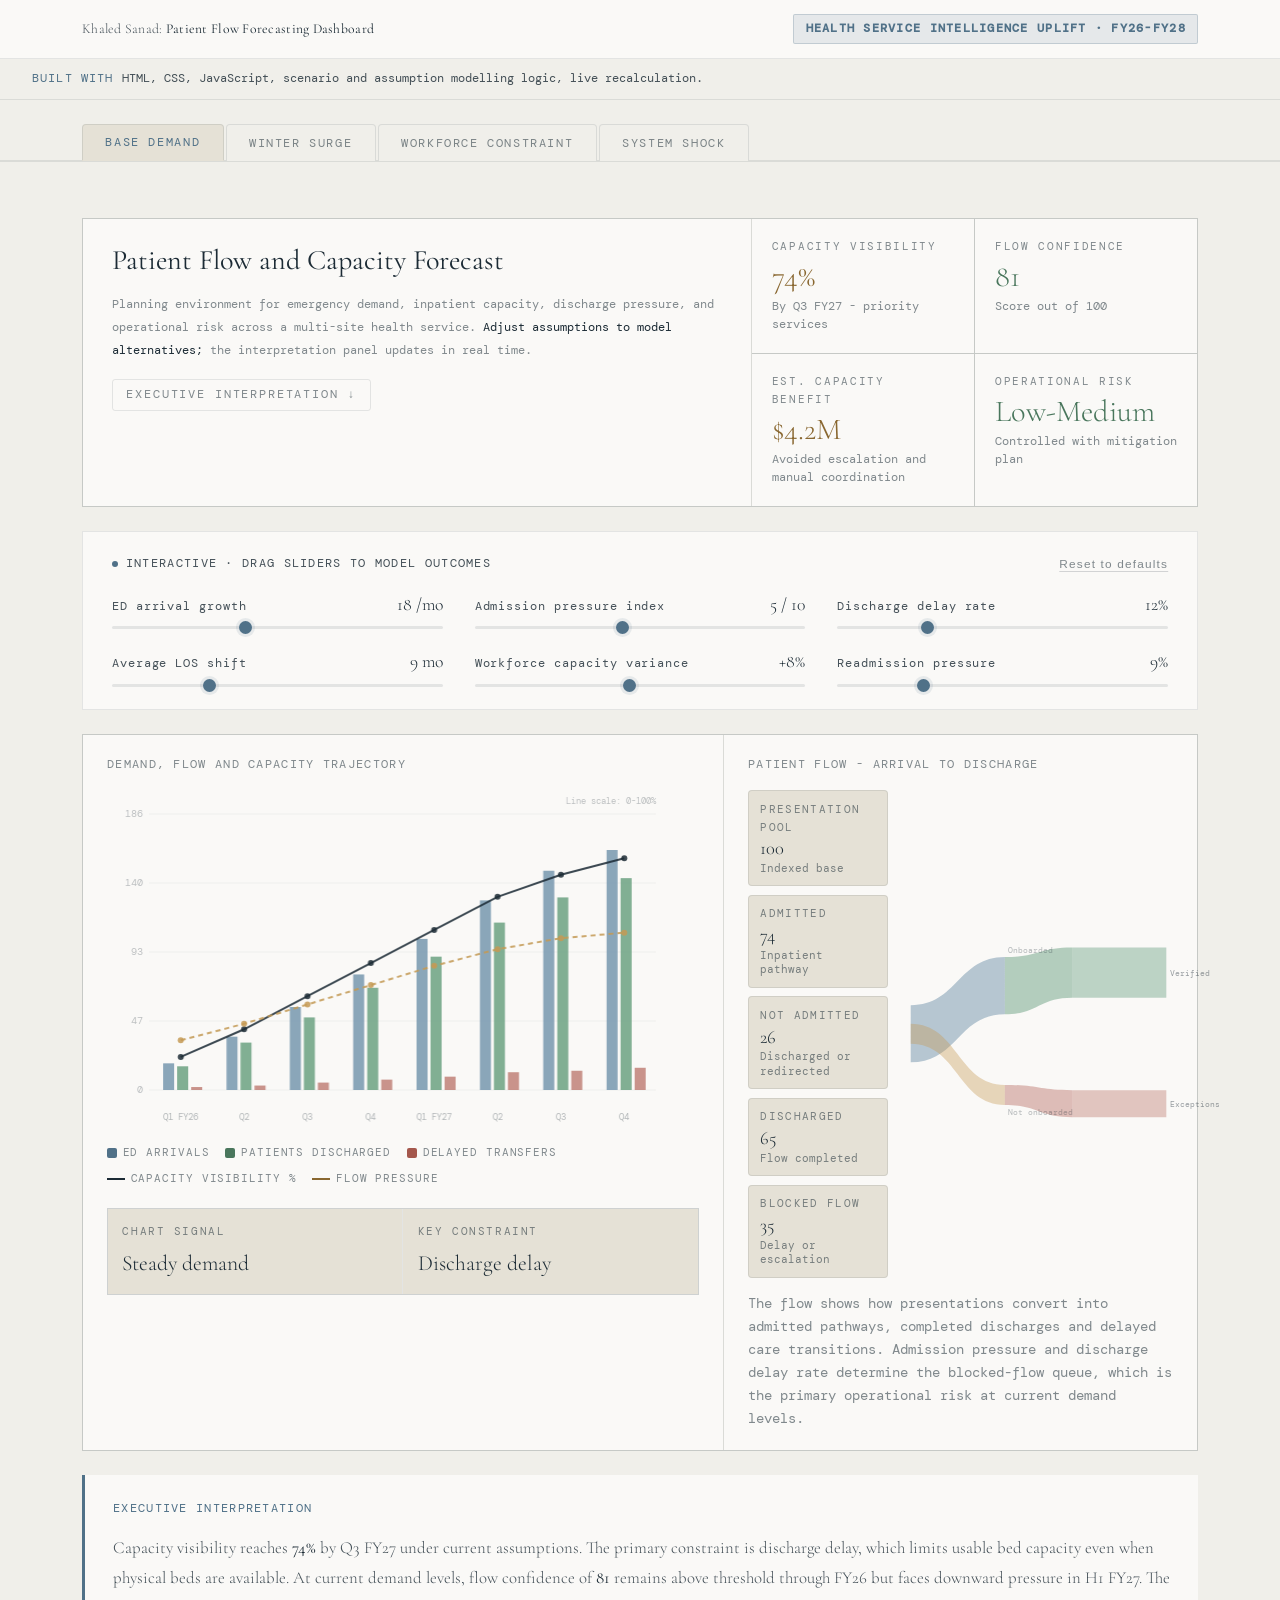
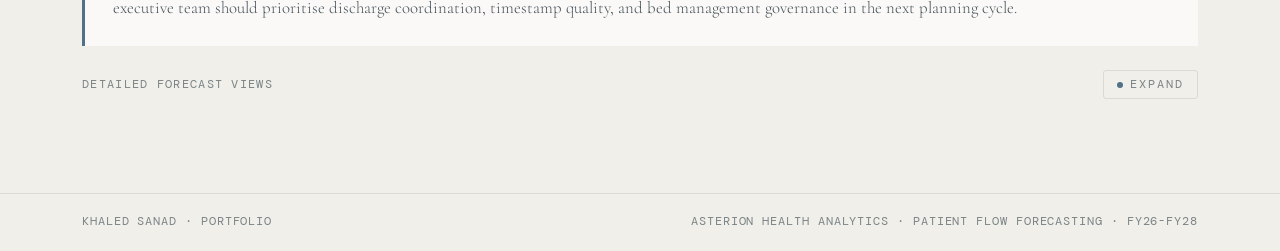
<file: apps/forecasting-dashboard.html>
<!DOCTYPE html>
<html lang="en">
<head>
<meta charset="UTF-8">
<meta name="viewport" content="width=device-width, initial-scale=1.0">
<title>Patient Flow Forecasting Dashboard — Asterion Health Analytics</title>
<link href="https://fonts.googleapis.com/css2?family=Cormorant+Garamond:wght@300;400;600&family=DM+Mono:wght@300;400&display=swap" rel="stylesheet">
<link rel="stylesheet" href="../assets/css/tokens.css">
<style>
:root{
  --surface-input:#2e2e2e;
  --accent:var(--accent-forecasting);
  --accent-rgb:var(--accent-forecasting-rgb);
  --accent-dim:rgba(var(--accent-forecasting-rgb), var(--accent-dim-opacity));
  --accent-mid:rgba(var(--accent-forecasting-rgb), var(--accent-mid-opacity));
}

*{box-sizing:border-box;margin:0;padding:0}
html{font-size:16px;scroll-behavior:smooth}
body{
  font-family:var(--font-mono);
  background:var(--bg);
  color:var(--ink);
  line-height:1.6;
  -webkit-font-smoothing:antialiased;
  min-height:100vh;
  display:flex;
  flex-direction:column;
}

/* ── Header ── */
.site-header{
  background:var(--surface);
  border-bottom:1px solid var(--border);
  padding:14px 0;
  position:sticky;
  top:0;
  z-index:100;
}
.header-inner{
  max-width:1180px;
  margin:0 auto;
  padding:0 2rem;
  display:flex;
  align-items:center;
  justify-content:space-between;
  gap:1rem;
}
.site-logo{
  font-family:var(--font-serif);
  font-weight:300;
  font-size:.85rem;
  color:var(--ink-2);
  letter-spacing:.02em;
  white-space:nowrap;
}
.site-logo strong{font-weight:400;color:var(--ink)}
.status-badge{
  font-size:.72rem;
  letter-spacing:.11em;
  text-transform:uppercase;
  color:var(--accent);
  border:1px solid var(--accent-mid);
  padding:.3rem .7rem;
  background:var(--accent-dim);
  border-radius:2px;
  white-space:nowrap;
}

.jump-btn{
  font-family:var(--font-mono);
  font-size:.72rem;
  letter-spacing:.16em;
  text-transform:uppercase;
  color:var(--ink-3);
  background:none;
  border:1px solid var(--border);
  padding:.35rem .85rem;
  border-radius:var(--radius-sm);
  cursor:pointer;
  text-decoration:none;
  white-space:nowrap;
  transition:color var(--tr),border-color var(--tr),background var(--tr);
}
.jump-btn:hover{color:var(--accent);border-color:var(--accent);background:var(--accent-dim)}
.status-badge{
  font-size:.72rem;
  letter-spacing:.11em;
  text-transform:uppercase;
  color:var(--accent);
  border:1px solid var(--accent-mid);
  padding:.3rem .7rem;
  background:var(--accent-dim);
  border-radius:2px;
  white-space:nowrap;
  font-weight:600;
}
#main-view{flex:1;display:flex;flex-direction:column}
#main-view.hidden{display:none}
#detail-view{flex:1;display:none;flex-direction:column}
#detail-view.active{display:flex;animation:fadeUp .2s ease both}

@keyframes fadeUp{
  from{opacity:0;transform:translateY(10px)}
  to{opacity:1;transform:translateY(0)}
}

.page-wrap{max-width:1180px;margin:0 auto;padding:0 2rem;width:100%}
.content-section{padding:2rem 0 5rem;flex:1}

/* ── Scenario tabs ── */
.scenario-tabs-bar{
  background:var(--bg);
  border-bottom:1px solid var(--border);
  position:sticky;
  top:53px;
  z-index:90;
  padding-top:1.5rem;
}
.scenario-tabs{
  display:flex;
  gap:0;
  max-width:1180px;
  margin:0 auto;
  padding:0 2rem;
}
.scenario-tab{
  font-family:var(--font-mono);
  font-size:.72rem;
  letter-spacing:.14em;
  text-transform:uppercase;
  padding:.65rem 1.4rem;
  border:1px solid var(--border);
  border-bottom:none;
  background:var(--bg);
  color:var(--ink-3);
  cursor:pointer;
  transition:all var(--tr);
  border-radius:var(--radius) var(--radius) 0 0;
  margin-right:2px;
  position:relative;
}
.scenario-tab:hover{color:var(--ink-2);background:var(--surface)}
.scenario-tab.active{
  background:var(--surface-hi);
  color:var(--accent);
  border-color:var(--border);
  border-bottom:1px solid var(--surface-hi);
  z-index:1;
}
.scenario-tab.active::after{
  content:'';
  position:absolute;
  bottom:-1px;
  left:0;right:0;
  height:1px;
  background:var(--surface-hi);
}
.tab-content-border{
  border-top:1px solid var(--border);
  margin-top:-1px;
}

/* ── Hero ── */
.hero-grid{
  display:grid;
  grid-template-columns:1.2fr .8fr;
  gap:1px;
  background:var(--border);
  border:1px solid var(--border);
  margin-bottom:1.5rem;
}
.hero-panel{background:var(--surface);padding:1.6rem 1.8rem}
.eyebrow{
  font-size:.74rem;
  letter-spacing:.11em;
  text-transform:uppercase;
  color:var(--accent);
  margin-bottom:.5rem;
}
.hero-title{
  font-family:var(--font-serif);
  font-weight:400;
  font-size:clamp(1.2rem,2.2vw,1.8rem);
  line-height:1.12;
  color:var(--ink);
  margin-bottom:.9rem;
}
.hero-text{
  margin-top:1rem;
  font-size:.78rem;
  line-height:1.85;
  color:var(--ink-3);
  max-width:760px;
}
.signal-list{display:flex;flex-direction:column;gap:.65rem}
.signal-row{
  display:flex;
  justify-content:space-between;
  gap:.8rem;
  align-items:baseline;
  padding-bottom:.55rem;
  border-bottom:1px solid var(--border-soft);
  font-size:0.875rem;
}
.signal-row:last-child{border-bottom:none;padding-bottom:0}
.signal-row span:first-child{color:var(--ink-3)}
.signal-row span:last-child{color:var(--ink-2);text-align:right}

/* ── Context + KPI side by side ── */
.context-kpi-grid{
  display:grid;
  grid-template-columns:1fr 1fr;
  gap:1px;
  background:var(--border);
  border:1px solid var(--border);
  margin-bottom:1.5rem;
}
.context-kpi-grid .hero-panel{border:none;background:var(--surface)}
.kpi-strip-inner{
  display:grid;
  grid-template-columns:1fr 1fr;
  gap:1px;
  background:var(--border);
}
@media(max-width:780px){
  .context-kpi-grid{grid-template-columns:1fr}
}

/* ── KPI strip ── */
.kpi-strip{
  display:grid;
  grid-template-columns:repeat(4,1fr);
  gap:1px;
  background:var(--border);
  border:1px solid var(--border);
  margin-bottom:1.5rem;
}
.kpi{background:var(--surface);padding:1.15rem 1.25rem}
.kpi-label{
  font-size:.7rem;
  letter-spacing:.15em;
  text-transform:uppercase;
  color:var(--ink-3);
  margin-bottom:.42rem;
}
.kpi-value{
  font-family:var(--font-serif);
  font-size:1.9rem;
  font-weight:300;
  line-height:1;
  margin-bottom:.32rem;
  transition:color var(--tr);
}
.kpi-value.accent{color:var(--accent)}
.kpi-value.green{color:var(--green)}
.kpi-value.amber{color:var(--amber)}
.kpi-value.red{color:var(--red)}
.kpi-sub{font-size:.72rem;color:var(--ink-3)}

/* ── Assumptions panel ── */
.assumptions-panel{
  background:var(--surface);
  border:1px solid var(--border);
  padding:1.4rem 1.8rem;
  margin-bottom:1.5rem;
}
.assumptions-header{
  display:flex;
  justify-content:space-between;
  align-items:center;
  margin-bottom:1.1rem;
}
.assumptions-eyebrow{
  font-size:.74rem;
  letter-spacing:.11em;
  text-transform:uppercase;
  color:var(--ink-2);
  font-weight:400;
  display:flex;
  align-items:center;
  gap:.5rem;
}
.blink-dot{
  width:6px;
  height:6px;
  border-radius:50%;
  background:var(--accent);
  flex-shrink:0;
  animation:blink 1.4s ease-in-out infinite;
}
@keyframes blink{
  0%,100%{opacity:1}
  50%{opacity:.15}
}
.reset-link{
  font-size:.74rem;
  letter-spacing:.1em;
  color:var(--ink-3);
  background:none;
  border:none;
  cursor:pointer;
  text-decoration:underline;
  text-decoration-color:rgba(var(--ink-rgb),0.18);
  text-underline-offset:3px;
  padding:0;
  transition:color var(--tr);
}
.reset-link:hover{color:var(--accent)}
.assumptions-grid{
  display:grid;
  grid-template-columns:repeat(3,1fr);
  gap:1.2rem 2rem;
}
.assumption-row{display:flex;flex-direction:column;gap:.45rem}
.assumption-label{
  display:flex;
  justify-content:space-between;
  align-items:baseline;
}
.assumption-name{
  font-size:.74rem;
  letter-spacing:.08em;
  color:var(--ink-2);
}
.assumption-val{
  font-family:var(--font-serif);
  font-size:1.1rem;
  font-weight:300;
  color:var(--ink);
  min-width:3.5rem;
  text-align:right;
}
.assumption-val.modified{color:var(--accent)}
/* Custom slider */
input[type=range]{
  -webkit-appearance:none;
  appearance:none;
  width:100%;
  height:3px;
  background:var(--border);
  border-radius:2px;
  outline:none;
  cursor:pointer;
}
input[type=range]::-webkit-slider-thumb{
  -webkit-appearance:none;
  width:13px;
  height:13px;
  border-radius:50%;
  background:var(--accent);
  box-shadow:0 0 0 3px var(--accent-dim);
  cursor:pointer;
  transition:box-shadow var(--tr);
}
input[type=range]::-webkit-slider-thumb:hover{
  box-shadow:0 0 0 5px var(--accent-dim);
}
input[type=range].modified::-webkit-slider-thumb{background:var(--accent)}
input[type=range]::-moz-range-thumb{
  width:13px;height:13px;border-radius:50%;
  background:var(--accent);border:none;cursor:pointer;
}

/* ── Visual grid ── */
.visual-grid{
  display:grid;
  grid-template-columns:1.15fr .85fr;
  gap:1px;
  background:var(--border);
  border:1px solid var(--border);
  margin-bottom:1.5rem;
}
.visual-card{background:var(--surface);padding:1.25rem 1.5rem}
.section-title{
  font-size:.74rem;
  letter-spacing:.11em;
  text-transform:uppercase;
  color:var(--ink-3);
  margin-bottom:1rem;
}
.composite-chart-wrap{position:relative;height:340px}
#composite-chart{width:100%;height:100%;display:block}
.chart-legend{
  display:flex;
  flex-wrap:wrap;
  gap:.55rem 1rem;
  margin-top:.85rem;
  font-size:.7rem;
  letter-spacing:.08em;
  text-transform:uppercase;
  color:var(--ink-3);
}
.legend-item{display:flex;align-items:center;gap:.35rem}
.legend-swatch{width:10px;height:10px;border-radius:2px;display:inline-block}
.legend-line{width:18px;height:2px;display:inline-block}

.driver-grid{
  display:grid;
  grid-template-columns:1fr 1fr;
  gap:1px;
  background:var(--border);
  border:1px solid var(--border);
  margin-top:1.25rem;
}
.driver-cell{background:var(--surface-hi);padding:.85rem .9rem}
.driver-label{
  font-size:.7rem;
  letter-spacing:.14em;
  text-transform:uppercase;
  color:var(--ink-3);
  margin-bottom:.3rem;
}
.driver-value{
  font-family:var(--font-serif);
  font-size:1.35rem;
  font-weight:300;
  color:var(--ink);
}

/* ── Flow / Sankey ── */
.flow-outer{
  display:grid;
  grid-template-columns:140px 1fr;
  gap:1rem;
  align-items:stretch;
}
.flow-nodes{
  display:flex;
  flex-direction:column;
  gap:.55rem;
}
.flow-node{
  border:1px solid var(--border);
  background:var(--surface-hi);
  border-radius:var(--radius);
  padding:.6rem .7rem;
  flex:1;
}
.node-label{
  font-size:.7rem;
  letter-spacing:.12em;
  text-transform:uppercase;
  color:var(--ink-3);
  margin-bottom:.18rem;
}
.node-value{
  font-family:var(--font-serif);
  font-size:1.15rem;
  font-weight:300;
  line-height:1;
  color:var(--ink);
}
.node-sub{font-size:.7rem;color:var(--ink-3);margin-top:.2rem;line-height:1.3}
.sankey-svg-wrap{
  position:relative;
  width:100%;
  min-height:260px;
}
.sankey-svg-wrap svg{
  width:100%;
  height:100%;
  display:block;
  overflow:visible;
}
.flow-story{
  margin-top:.9rem;
  font-size:0.875rem;
  color:var(--ink-3);
  line-height:1.65;
}

/* ── Executive interpretation ── */
.interpretation-box{
  border-left:3px solid var(--accent);
  background:var(--surface);
  padding:1.5rem 1.75rem;
  margin-bottom:1.5rem;
  transition:border-color var(--tr);
  scroll-margin-top:6rem;
}
.interpretation-eyebrow{
  font-size:.74rem;
  letter-spacing:.11em;
  text-transform:uppercase;
  color:var(--accent);
  margin-bottom:.9rem;
}
.interpretation-text{
  font-family:var(--font-serif);
  font-size:1.05rem;
  font-weight:300;
  line-height:1.78;
  color:var(--ink-2);
}
.interpretation-text strong{color:var(--ink);font-weight:400}

/* ── Scenario cards ── */
.cards-header{
  display:flex;
  align-items:center;
  justify-content:space-between;
  margin-bottom:.9rem;
}
.cards-eyebrow{
  font-size:.74rem;
  letter-spacing:.11em;
  text-transform:uppercase;
  color:var(--ink-3);
  margin-bottom:0;
}
.expand-btn{
  display:flex;
  align-items:center;
  gap:.45rem;
  font-family:var(--font-mono);
  font-size:.72rem;
  letter-spacing:.16em;
  text-transform:uppercase;
  color:var(--ink-3);
  background:none;
  border:1px solid var(--border);
  padding:.35rem .85rem;
  border-radius:var(--radius-sm);
  cursor:pointer;
  transition:color var(--tr),border-color var(--tr),background var(--tr);
}
.expand-btn:hover{color:var(--accent);border-color:var(--accent);background:var(--accent-dim)}
.expand-btn[aria-expanded="true"]{color:var(--accent);border-color:var(--accent-mid)}
.card-grid{
  display:grid;
  grid-template-columns:repeat(3,1fr);
  gap:1px;
  background:var(--border);
  border:1px solid var(--border);
}
.card{
  background:var(--bg);
  padding:1.65rem;
  display:flex;
  flex-direction:column;
  gap:.6rem;
  cursor:pointer;
  transition:background var(--tr);
  position:relative;
  overflow:hidden;
  min-height:230px;
}
.card::after{
  content:'';
  position:absolute;
  bottom:0;left:0;right:0;
  height:1px;
  background:var(--accent);
  transform:scaleX(0);
  transform-origin:left;
  transition:transform .35s ease;
}
.card:hover{background:var(--surface-alt)}
.card:hover::after{transform:scaleX(1)}
.card:focus-visible{outline:2px solid var(--accent);outline-offset:-2px}
.card-tag{
  font-size:.7rem;
  letter-spacing:.16em;
  text-transform:uppercase;
  color:var(--accent);
  display:flex;
  align-items:center;
  gap:.35rem;
}
.card-tag::before{
  content:'';width:5px;height:5px;
  border-radius:50%;background:currentColor;
}
.card-tag.acc{color:var(--green)}
.card-tag.acc::before{background:var(--green)}
.card-tag.del{color:var(--amber)}
.card-tag.del::before{background:var(--amber)}
.card-tag.res{color:var(--red)}
.card-tag.res::before{background:var(--red)}
.card-title{
  font-family:var(--font-serif);
  font-weight:400;
  font-size:1.2rem;
  line-height:1.2;
  color:var(--ink);
}
.card-desc{font-size:.7rem;line-height:1.7;color:var(--ink-2);flex:1}
.card-metric{
  display:grid;
  grid-template-columns:1fr 1fr;
  gap:.55rem;
  margin:.35rem 0;
}
.metric-box{
  border:1px solid var(--border-soft);
  background:rgba(var(--border-rgb),.018);
  padding:.55rem .65rem;
}
.metric-label{
  font-size:.7rem;letter-spacing:.12em;
  text-transform:uppercase;color:var(--ink-3);
}
.metric-value{
  font-family:var(--font-serif);
  font-size:1.1rem;font-weight:300;color:var(--ink);
}
.card-footer{
  margin-top:.8rem;display:flex;
  justify-content:space-between;align-items:center;
  padding-top:.8rem;border-top:1px solid var(--border-soft);
}
.card-meta{font-size:.72rem;letter-spacing:.1em;color:var(--ink-3)}
.card-action{
  font-size:.72rem;letter-spacing:.12em;
  text-transform:uppercase;color:var(--ink-3);
  transition:color var(--tr);
}
.card:hover .card-action{color:var(--accent)}

/* ── Detail view ── */
.detail-header-bar{
  background:var(--surface);
  border-bottom:1px solid var(--border);
  padding:12px 0;
}
.detail-header-inner{
  max-width:1180px;margin:0 auto;padding:0 2rem;
  display:flex;align-items:center;
  justify-content:space-between;gap:1rem;
}
.back-btn{
  display:flex;align-items:center;gap:7px;
  font-family:var(--font-mono);font-size:.74rem;
  letter-spacing:.15em;text-transform:uppercase;
  color:var(--ink-3);background:none;
  border:1px solid var(--border);padding:6px 12px;
  border-radius:var(--radius-sm);cursor:pointer;
  transition:color var(--tr),border-color var(--tr),background var(--tr);
}
.back-btn:hover{color:var(--accent);border-color:var(--accent);background:var(--accent-dim)}
.detail-meta{font-size:.74rem;color:var(--ink-3);letter-spacing:.08em}
.detail-body{max-width:860px;margin:0 auto;padding:3rem 2rem 6rem}
.detail-chip{
  display:inline-flex;align-items:center;gap:4px;
  font-size:.7rem;letter-spacing:.1em;text-transform:uppercase;
  padding:.22rem .6rem;border-radius:100px;
  margin-bottom:.75rem;
}
.detail-chip::before{content:'';width:5px;height:5px;border-radius:50%;background:currentColor}
.detail-chip.base{color:var(--accent);background:var(--accent-dim)}
.detail-chip.acc{color:var(--green);background:var(--green-dim)}
.detail-chip.del{color:var(--amber);background:var(--amber-dim)}
.detail-chip.res{color:var(--red);background:var(--red-dim)}
.detail-title{
  font-family:var(--font-serif);font-weight:300;
  font-size:clamp(1.8rem,4vw,2.8rem);line-height:1.15;
  color:var(--ink);margin-bottom:1.5rem;
}
.detail-content{font-size:.875rem;line-height:1.85;color:var(--ink-2)}
.detail-content h2{
  font-family:var(--font-serif);font-weight:400;font-size:1.3rem;
  color:var(--ink);margin:2.5rem 0 .75rem;
  padding-bottom:.5rem;border-bottom:1px solid var(--border-soft);
}
.detail-content p{margin-bottom:1rem}
.detail-content strong{color:var(--ink)}

/* ── Footer ── */
.site-footer{border-top:1px solid var(--border);padding:1.2rem 0}
.footer-inner{
  max-width:1180px;margin:0 auto;padding:0 2rem;
  display:flex;justify-content:space-between;
  align-items:center;gap:1rem;flex-wrap:wrap;
  font-size:.72rem;color:var(--ink-3);letter-spacing:.08em;
  text-transform:uppercase;
}

/* ── Responsive ── */
@media(max-width:980px){
  .hero-grid,.visual-grid{grid-template-columns:1fr}
  .kpi-strip,.card-grid{grid-template-columns:repeat(2,1fr)}
  .assumptions-grid{grid-template-columns:repeat(2,1fr)}
  .flow-outer{grid-template-columns:1fr;grid-template-rows:auto auto}
  .flow-nodes{flex-direction:row;flex-wrap:wrap;gap:.45rem}
  .flow-node{flex:1;min-width:110px}
  .sankey-svg-wrap{min-height:180px}
}
@media(max-width:620px){
  .header-inner{align-items:flex-start;flex-direction:column}
  .status-badge{white-space:normal;max-width:100%}
  .kpi-strip,.card-grid,.driver-grid,.assumptions-grid{grid-template-columns:1fr}
  .page-wrap,.header-inner,.detail-header-inner{padding-left:1rem;padding-right:1rem}
  .scenario-tabs{padding:0 1rem}
  .scenario-tab{padding:.55rem .9rem}
  .flow-nodes{flex-direction:column}
  .flow-node{min-width:unset}
}
.landing-meta{display:flex;flex-wrap:wrap;gap:.35rem 1.6rem;padding:.7rem 2rem;border-bottom:1px solid var(--border);font-family:var(--font-mono,'DM Mono',monospace);font-size:.72rem;line-height:1.5}
.landing-meta-label{color:var(--accent);letter-spacing:.1em;text-transform:uppercase;margin-right:.5rem}
.landing-meta-text{color:var(--ink-2)}
</style>
</head>
<body>

<header class="site-header">
  <div class="header-inner">
    <div class="site-logo">Khaled Sanad: <strong>Patient Flow Forecasting Dashboard</strong></div>
    <span class="status-badge">Health Service Intelligence Uplift · FY26-FY28</span>
  </div>
</header>

<div class="landing-meta">
  <span><span class="landing-meta-label">Built with</span><span class="landing-meta-text">HTML, CSS, JavaScript, scenario and assumption modelling logic, live recalculation.</span></span>
</div>

<!-- ══ MAIN VIEW ══ -->
<div id="main-view">

  <div class="scenario-tabs-bar">
    <div class="scenario-tabs">
      <button class="scenario-tab active" data-scenario="base">Base Demand</button>
      <button class="scenario-tab" data-scenario="acc">Winter Surge</button>
      <button class="scenario-tab" data-scenario="del">Workforce Constraint</button>
      <button class="scenario-tab" data-scenario="res">System Shock</button>
    </div>
    <div class="tab-content-border"></div>
  </div>

  <section class="content-section">
    <div class="page-wrap">

      <!-- Hero -->
      <div class="hero-grid" style="margin-top:1.5rem">
        <div class="hero-panel">
          <h1 class="hero-title" id="hero-title">Patient Flow and Capacity Forecast</h1>
          <p class="hero-text" id="hero-text">
            Planning environment for emergency demand, inpatient capacity, discharge pressure, and operational risk across a multi-site health service. <strong style="color:var(--ink);font-weight:400">Adjust assumptions to model alternatives;</strong> the interpretation panel updates in real time.
          </p>
          <a class="jump-btn hero-jump" href="#interpretation" style="margin-top:1.1rem;display:inline-block">Executive Interpretation ↓</a>
        </div>
        <div class="kpi-strip-inner" style="background:var(--border);gap:1px">
            <div class="kpi">
              <div class="kpi-label">Capacity Visibility</div>
              <div class="kpi-value accent" id="kpi-coverage">74%</div>
              <div class="kpi-sub" id="kpi-coverage-sub">By Q3 FY27 - priority services</div>
            </div>
            <div class="kpi">
              <div class="kpi-label">Flow Confidence</div>
              <div class="kpi-value green" id="kpi-confidence">81</div>
              <div class="kpi-sub" id="kpi-confidence-sub">Score out of 100</div>
            </div>
            <div class="kpi">
              <div class="kpi-label">Est. Capacity Benefit</div>
              <div class="kpi-value amber" id="kpi-savings">$4.2M</div>
              <div class="kpi-sub" id="kpi-savings-sub">Avoided escalation and manual coordination</div>
            </div>
            <div class="kpi">
              <div class="kpi-label">Operational Risk</div>
              <div class="kpi-value accent" id="kpi-risk">Medium</div>
              <div class="kpi-sub" id="kpi-risk-sub">Controlled with mitigation plan</div>
            </div>
        </div>
      </div>

      <!-- Assumptions -->
      <div class="assumptions-panel">
        <div class="assumptions-header">
          <span class="assumptions-eyebrow"><span class="blink-dot"></span>Interactive · Drag sliders to model outcomes</span>
          <button class="reset-link" id="reset-btn">Reset to defaults</button>
        </div>
        <div class="assumptions-grid">
          <div class="assumption-row">
            <div class="assumption-label">
              <span class="assumption-name">ED arrival growth</span>
              <span class="assumption-val" id="val-onboard">18 /mo</span>
            </div>
            <input type="range" id="sl-onboard" min="6" max="36" value="18" step="2">
          </div>
          <div class="assumption-row">
            <div class="assumption-label">
              <span class="assumption-name">Admission pressure index</span>
              <span class="assumption-val" id="val-friction">5 / 10</span>
            </div>
            <input type="range" id="sl-friction" min="1" max="10" value="5" step="1">
          </div>
          <div class="assumption-row">
            <div class="assumption-label">
              <span class="assumption-name">Discharge delay rate</span>
              <span class="assumption-val" id="val-failure">12%</span>
            </div>
            <input type="range" id="sl-failure" min="2" max="40" value="12" step="2">
          </div>
          <div class="assumption-row">
            <div class="assumption-label">
              <span class="assumption-name">Average LOS shift</span>
              <span class="assumption-val" id="val-adoption">9 mo</span>
            </div>
            <input type="range" id="sl-adoption" min="3" max="24" value="9" step="3">
          </div>
          <div class="assumption-row">
            <div class="assumption-label">
              <span class="assumption-name">Workforce capacity variance</span>
              <span class="assumption-val" id="val-cost">+8%</span>
            </div>
            <input type="range" id="sl-cost" min="-20" max="40" value="8" step="4">
          </div>
          <div class="assumption-row">
            <div class="assumption-label">
              <span class="assumption-name">Readmission pressure</span>
              <span class="assumption-val" id="val-audit">9%</span>
            </div>
            <input type="range" id="sl-audit" min="2" max="30" value="9" step="1">
          </div>
        </div>
      </div>

      <!-- Charts -->
      <div class="visual-grid">
        <div class="visual-card">
          <div class="section-title">Demand, Flow and Capacity Trajectory</div>
          <div class="composite-chart-wrap">
            <canvas id="composite-chart"></canvas>
          </div>
          <div class="chart-legend">
            <span class="legend-item"><span class="legend-swatch" style="background:var(--accent)"></span>ED arrivals</span>
            <span class="legend-item"><span class="legend-swatch" style="background:var(--green)"></span>Patients discharged</span>
            <span class="legend-item"><span class="legend-swatch" style="background:var(--red)"></span>Delayed transfers</span>
            <span class="legend-item"><span class="legend-line" style="background:var(--ink)"></span>Capacity visibility %</span>
            <span class="legend-item"><span class="legend-line" style="background:var(--amber)"></span>Flow pressure</span>
          </div>
          <div class="driver-grid">
            <div class="driver-cell">
              <div class="driver-label">Chart signal</div>
              <div class="driver-value" id="chart-signal">Steady demand</div>
            </div>
            <div class="driver-cell">
              <div class="driver-label">Key constraint</div>
              <div class="driver-value" id="chart-constraint">Discharge delay</div>
            </div>
          </div>
        </div>

        <div class="visual-card">
          <div class="section-title">Patient Flow - Arrival to Discharge</div>
          <div class="flow-outer">
            <div class="flow-nodes">
              <div class="flow-node">
                <div class="node-label">Presentation Pool</div>
                <div class="node-value">100</div>
                <div class="node-sub">Indexed base</div>
              </div>
              <div class="flow-node">
                <div class="node-label">Admitted</div>
                <div class="node-value" id="fn-onboarded">74</div>
                <div class="node-sub">Inpatient pathway</div>
              </div>
              <div class="flow-node">
                <div class="node-label">Not Admitted</div>
                <div class="node-value" id="fn-evgap">26</div>
                <div class="node-sub">Discharged or redirected</div>
              </div>
              <div class="flow-node">
                <div class="node-label">Discharged</div>
                <div class="node-value" id="fn-verified">65</div>
                <div class="node-sub">Flow completed</div>
              </div>
              <div class="flow-node">
                <div class="node-label">Blocked Flow</div>
                <div class="node-value" id="fn-exceptions">35</div>
                <div class="node-sub">Delay or escalation</div>
              </div>
            </div>
            <div class="sankey-svg-wrap">
              <svg id="sankey-svg" viewBox="0 0 320 260" preserveAspectRatio="xMidYMid meet">
                <!-- flows drawn by JS -->
              </svg>
            </div>
          </div>
          <p class="flow-story" id="flow-story">
            The flow shows how presentations convert into admitted pathways, completed discharges and delayed care transitions. Admission pressure and discharge delay rate determine the blocked-flow queue, which is the primary operational risk at current demand levels.
          </p>
        </div>
      </div>

      <!-- Executive interpretation -->
      <div class="interpretation-box" id="interpretation">
        <div class="interpretation-eyebrow">Executive Interpretation</div>
        <p class="interpretation-text" id="interp-text">
          Capacity visibility reaches <strong id="i-coverage">74%</strong> by Q3 FY27 under Base Demand assumptions. The primary constraint is discharge delay, which limits usable bed capacity even when physical beds are available. At current demand levels, flow confidence remains above threshold through FY26 but faces downward pressure in H1 FY27. The executive team should prioritise discharge coordination, timestamp quality, and bed management governance in the next planning cycle.
        </p>
      </div>

      <!-- Scenario detail cards -->
      <div class="cards-header">
        <div class="cards-eyebrow">Detailed Forecast Views</div>
        <button class="expand-btn" id="expand-btn" aria-expanded="false">
          <span class="blink-dot"></span>Expand
        </button>
      </div>
      <div class="card-grid" id="card-grid" style="display:none"></div>

    </div>
  </section>
</div>

<!-- ══ DETAIL VIEW ══ -->
<div id="detail-view">
  <div class="detail-header-bar">
    <div class="detail-header-inner">
      <button class="back-btn" id="back-btn">← Back</button>
      <span class="detail-meta" id="detail-meta"></span>
    </div>
  </div>
  <div class="detail-body">
    <div id="detail-chip"></div>
    <h1 class="detail-title" id="detail-title"></h1>
    <div class="detail-content" id="detail-content"></div>
  </div>
</div>

<footer class="site-footer">
  <div class="footer-inner">
    <span>Khaled Sanad · Portfolio</span>
    <span>Asterion Health Analytics · Patient Flow Forecasting · FY26-FY28</span>
  </div>
</footer>

<script>
// ── Scenario base data ──
const SCENARIOS = {
  base:{
    label:"Base Demand",
    chipClass:"base",
    title:"Patient Flow and Capacity Forecast",
    text:"Planning environment for emergency demand, inpatient capacity, discharge pressure, and operational risk across a multi-site health service. <strong style=\"color:var(--ink);font-weight:400\">Adjust assumptions to model alternatives;</strong> the interpretation panel updates in real time.",
    constraint:"Discharge coordination and bed visibility",
    posture:"Proceed with staged patient flow reporting rollout",
    coverage:74, confidence:81, savings:"$4.2M", savingsSub:"Avoided escalation and manual coordination",
    risk:"Medium", riskSub:"Controlled with mitigation plan",
    chartSignal:"Steady demand", chartConstraint:"Discharge delay",
    chart:{
      onboard:[18,36,56,78,102,128,148,162],
      validated:[14,29,46,64,84,106,124,138],
      exceptions:[4,7,10,14,18,22,24,24],
      coverage:[12,22,34,46,58,70,78,84],
      pressure:[18,24,31,38,45,51,55,57]
    },
    flow:{onboarded:74,evgap:26,verified:65,exceptions:35},
    flowStory:"The flow shows how presentations convert into admitted pathways, completed discharges and delayed care transitions. Admission pressure and discharge delay rate determine the blocked-flow queue, which is the primary operational risk at current demand levels.",
    interp:(c,conf)=>`Capacity visibility reaches <strong>${c}%</strong> by Q3 FY27 under current assumptions. The primary constraint is discharge delay, which limits usable bed capacity even when physical beds are available. At current demand levels, flow confidence of <strong>${conf}</strong> remains above threshold through FY26 but faces downward pressure in H1 FY27. The executive team should prioritise discharge coordination, timestamp quality, and bed management governance in the next planning cycle.`
  },
  acc:{
    label:"Winter Surge",
    chipClass:"acc",
    title:"Winter surge - demand rises faster than base capacity.",
    text:"Higher ED arrivals, stronger admission pressure and longer discharge cycles test the service's ability to maintain flow. Confidence is moderate because the pressure comes from demand, workforce availability and post-acute capacity together.",
    constraint:"Maintaining discharge throughput during peak demand",
    posture:"Use as surge-planning case for winter readiness",
    coverage:89, confidence:91, savings:"$6.1M", savingsSub:"Earlier visibility reduces escalation cost",
    risk:"Low-Medium", riskSub:"Upside depends on discharge and workforce response",
    chartSignal:"Surge ramp", chartConstraint:"Discharge throughput",
    chart:{
      onboard:[24,50,80,112,144,172,192,206],
      validated:[20,44,72,102,132,158,178,194],
      exceptions:[4,6,8,10,12,14,14,12],
      coverage:[16,30,48,66,84,94,98,100],
      pressure:[14,18,23,28,32,35,36,36]
    },
    flow:{onboarded:89,evgap:11,verified:82,exceptions:18},
    flowStory:"Winter surge increases the number of patients entering the admitted pathway. Strong discharge coordination and better bed visibility reduce the blocked-flow queue, but only if daily operational routines keep pace with demand.",
    interp:(c,conf)=>`Under Winter Surge, capacity visibility reaches <strong>${c}%</strong> by mid-FY27 because higher operational pressure forces faster adoption of patient flow reporting. The risk is that demand increases faster than discharge throughput. Flow confidence of <strong>${conf}</strong> supports earlier intervention if bed meetings, discharge reviews and escalation routines are used consistently. Asterion Health Analytics should lock in winter operating rules before the demand peak.`
  },
  del:{
    label:"Workforce Constraint",
    chipClass:"del",
    title:"Workforce constraint slows discharge and ward throughput.",
    text:"Staffing shortages and competing operational priorities reduce available capacity. ED and bed data remain available, but the service cannot convert visibility into flow improvement at the expected pace.",
    constraint:"Staffed capacity and discharge support",
    posture:"Protect core reporting, reduce scope, and focus on bottleneck services",
    coverage:58, confidence:64, savings:"$2.8M", savingsSub:"Reduced by workforce and throughput limits",
    risk:"Medium-High", riskSub:"Staffing gap creates flow and adoption risk",
    chartSignal:"Compressed improvement", chartConstraint:"Staffed capacity",
    chart:{
      onboard:[14,26,38,52,66,80,92,104],
      validated:[10,19,28,38,48,59,68,78],
      exceptions:[4,7,10,14,18,21,24,26],
      coverage:[9,16,23,31,39,47,54,60],
      pressure:[24,32,40,47,53,58,62,64]
    },
    flow:{onboarded:58,evgap:42,verified:48,exceptions:52},
    flowStory:"Workforce constraint means visibility improves faster than actual throughput. More patients are identified as delayed or blocked, but fewer can be moved without staffed beds, discharge coordination and post-acute capacity.",
    interp:(c,conf)=>`Workforce constraint reduces capacity visibility to <strong>${c}%</strong> by Q3 FY27 and limits the service's ability to convert reporting into better flow. Flow confidence falls to <strong>${conf}</strong>, driven by staffed capacity gaps, discharge delays and slower operational adoption. The programme should narrow focus to ED, high-pressure wards and discharge barriers while maintaining the broader data model for later rollout. The executive team should treat workforce assumptions as a hard constraint, not a dashboard adoption issue.`
  },
  res:{
    label:"System Shock",
    chipClass:"res",
    title:"System shock - demand and capacity move against the service.",
    text:"A low-probability, high-impact external shock such as severe winter demand, system outage, industrial disruption or post-acute capacity collapse forces formal escalation and programme reassessment.",
    constraint:"System-wide capacity and trust in operational data",
    posture:"Trigger executive escalation and contingency activation",
    coverage:42, confidence:51, savings:"$1.4M", savingsSub:"Severely limited by operational disruption",
    risk:"High", riskSub:"Service stability and programme value at risk",
    chartSignal:"Flow breakdown", chartConstraint:"System-wide capacity",
    chart:{
      onboard:[10,16,22,28,34,40,46,52],
      validated:[7,11,15,19,23,27,31,34],
      exceptions:[3,5,7,9,11,13,15,18],
      coverage:[7,11,15,19,23,27,31,35],
      pressure:[32,42,50,56,61,65,68,70]
    },
    flow:{onboarded:42,evgap:58,verified:32,exceptions:68},
    flowStory:"A system shock leaves the service with insufficient flow capacity. Completed discharges cover only a minority of demand, and the blocked-flow queue dominates daily operations. Reporting still supports escalation, but it cannot compensate for missing capacity.",
    interp:(c,conf)=>`The System Shock scenario represents the programme's escalation threshold. At <strong>${c}%</strong> capacity visibility, Asterion Health Analytics falls below the minimum useful threshold for routine operational control. Flow confidence drops to <strong>${conf}</strong>. The executive team must convene a formal service pressure review, determine whether recovery is achievable within the FY27 window, and decide whether scope, staffing or operational commitments require revision. Contingency governance should activate immediately.`
  }
};

// ── Detail cards ──
const CARDS = [
  {id:"regional",scenario:"base",chipClass:"base",tag:"Base",title:"Service Rollout Sequencing",desc:"Phased deployment across ED, inpatient wards, discharge coordination, elective access and executive reporting based on data readiness, operational pressure and clinical governance.",metricA:"5",metricALabel:"Services in scope",metricB:"Q2 FY26",metricBLabel:"ED/wards pilot",meta:"Base · Service Rollout",
  content:`<p><strong>Purpose:</strong> This view models the sequencing of Asterion Health Analytics' patient flow rollout, prioritising services with the strongest data readiness and the most visible operational pressure.</p><p>Emergency department and inpatient ward reporting activate in Q2 FY26, using existing PAS, ED and bed management data. Discharge coordination follows once delay reasons and expected discharge dates are validated. Elective access and executive reporting enter as Phase 2 streams in FY27, once definitions and governance controls are stable.</p><h2>Planning implication</h2><p>The sequencing is designed to create early operational value without pretending the full health data environment is already mature. If discharge data quality slips, ED and ward flow reporting still provides a useful base while discharge definitions are remediated. Executive attention should focus on timestamp quality, source-system ownership and clinical operations sign-off within the next 90 days.</p>`},
  {id:"evidence",scenario:"base",chipClass:"base",tag:"Base",title:"Flow Data Quality Forecast",desc:"Models the rate at which ED, inpatient, bed and discharge records pass validation against agreed reporting definitions, and the expected exception backlog.",metricA:"88%",metricALabel:"Target pass rate",metricB:"12%",metricBLabel:"Baseline exception rate",meta:"Base · Data Quality",
  content:`<p><strong>Purpose:</strong> Flow data quality is the foundation of the dashboard. This forecast models whether timestamps, ward movements, admission status and discharge fields are complete enough to support daily operational reporting.</p><p>At launch, the expected exception rate is 12-15% as local workflows, source-system fields and reporting definitions are aligned. By Q4 FY26, data quality rules and operational feedback are expected to reduce exceptions to below 8%. The backlog is the operational risk: unresolved data issues create disputes about the dashboard instead of action on the bottleneck.</p><h2>Planning implication</h2><p>Data quality controls should be treated as part of the operating model, not a technical afterthought. Timestamp validation, discharge reason definitions, source reconciliation and exception ownership directly affect whether leaders trust the dashboard during daily flow decisions.</p>`},
  {id:"savings",scenario:"acc",chipClass:"acc",tag:"Winter Surge",title:"Avoided Escalation Cost Projection",desc:"Quantifies the reduction in manual coordination, avoidable escalation and lost capacity as patient flow visibility improves during peak demand.",metricA:"$6.1M",metricALabel:"Annual benefit at 89% visibility",metricB:"18 mo",metricBLabel:"Payback horizon",meta:"Winter Surge · Value",
  content:`<p><strong>Purpose:</strong> The value case for patient flow reporting rests on earlier visibility of demand, delays and capacity pressure. This projection models how benefits scale with adoption.</p><p>At 89% capacity visibility under the Winter Surge scenario, annual operational benefit reaches $6.1M through reduced manual coordination, earlier discharge intervention, fewer avoidable escalations and better use of staffed capacity. Benefits are not linear: the first services connected deliver disproportionate value because ED, wards and discharge coordination drive the main bottlenecks.</p><h2>Planning implication</h2><p>The benefit projection supports an 18-month payback on implementation cost. Executive reporting should separate realised benefit from projected benefit. Only benefits linked to live, used dashboards and changed operating routines should inform FY27 budget assumptions.</p>`},
  {id:"eudelay",scenario:"del",chipClass:"del",tag:"Workforce Constraint",title:"Staffed Capacity Contingency Plan",desc:"Mitigation approach if workforce availability limits the service's ability to convert patient flow visibility into actual throughput improvement.",metricA:"6-9 mo",metricALabel:"Estimated delay",metricB:"-16pt",metricBLabel:"Visibility impact",meta:"Workforce Constraint · Contingency",
  content:`<p><strong>Purpose:</strong> Staffed capacity is the main constraint in the Workforce Constraint scenario. The dashboard can show where pressure exists, but it cannot create the staff, beds or post-acute capacity needed to move patients safely.</p><p>The contingency plan has three components. First, narrow reporting scope to the highest-pressure services so limited operational attention is not spread too thinly. Second, prioritise discharge barriers that can be acted on daily, such as transport, pharmacy, allied health review and placement status. Third, separate physical bed capacity from staffed bed capacity in every executive view.</p><h2>Planning implication</h2><p>The contingency plan preserves programme credibility by avoiding overclaiming. It requires a modest additional investment in workflow support, super-user coverage and discharge data remediation. These should be treated as risk controls against a scenario where better reporting exposes capacity pressure but cannot resolve it alone.</p>`},
  {id:"resistance",scenario:"res",chipClass:"res",tag:"System Shock",title:"System Shock Response Protocol",desc:"Executive-level escalation and programme triage when severe demand, outage, industrial disruption or post-acute capacity collapse forces reassessment of delivery viability.",metricA:"<50%",metricALabel:"Visibility at stall point",metricB:"Scope reset",metricBLabel:"Primary lever",meta:"System Shock · Crisis",
  content:`<p><strong>Purpose:</strong> System shock is the programme's most consequential operating risk. This view models the levers available when the service falls below the minimum useful threshold for routine patient flow control.</p><p>Three levers are available. The first is scope reset, reducing the reporting footprint to ED, bed status and discharge barriers only. The second is escalation governance, moving from routine dashboard use to formal executive service pressure review. The third is manual control support, where reporting outputs are simplified into daily action lists rather than broader analytical dashboards.</p><h2>Planning implication</h2><p>The scope reset approach is the most realistic under system shock because it protects the information that still supports urgent decisions. The executive team should approve a clear trigger point before rollout. Without a defined trigger, the programme risks being judged against normal conditions while operating in crisis conditions.</p>`},
  {id:"oracle",scenario:"base",chipClass:"base",tag:"Base",title:"Source System and Input Risk",desc:"Models the risk that patient flow reporting is compromised by inaccurate, delayed or inconsistently mapped data from PAS, ED, bed management and discharge systems.",metricA:"High",metricALabel:"Risk classification",metricB:"Controls",metricBLabel:"Mitigation status",meta:"Base · Data Integrity",
  content:`<p><strong>Purpose:</strong> The integrity of the patient flow dashboard depends on the accuracy of data submitted by source systems and local workflows. A dashboard can only be trusted if its timestamps, statuses and locations reflect what is happening operationally.</p><p>Input risk arises when source systems submit inaccurate, delayed or inconsistently mapped information. Examples include late discharge times, ward transfers not recorded promptly, admission status lag, unclear bed definitions and local workarounds. The first line of defence is a visible data quality layer. Secondary controls include reconciliation to source systems, exception queues and local owner review.</p><h2>Planning implication</h2><p>Source-system risk management should be treated as a core deployment capability. The controls required - source validation, exception reporting, reconciliation and ownership - are not unique to healthcare, but the consequences of failure are higher because the dashboard may influence operational decisions about patient movement, escalation and capacity.</p>`}
];

// ── State ──
let activeScenario = "base";

// Scenario-specific slider defaults — reset restores these, not Base Case values
const SCENARIO_DEFAULTS = {
  base: {onboard:18, friction:5,  failure:12, adoption:9,  cost:8,  audit:9},
  acc:  {onboard:26, friction:3,  failure:7,  adoption:6,  cost:5,  audit:6},
  del:  {onboard:14, friction:8,  failure:16, adoption:12, cost:12, audit:11},
  res:  {onboard:10, friction:6,  failure:18, adoption:18, cost:15, audit:14}
};

let assumptions = {...SCENARIO_DEFAULTS.base};

// ── DOM refs ──
const mainView = document.getElementById("main-view");
const detailView = document.getElementById("detail-view");
const backBtn = document.getElementById("back-btn");
const cardGrid = document.getElementById("card-grid");

// ── Slider wiring ──
const sliders = [
  {id:"sl-onboard", valId:"val-onboard", key:"onboard", fmt:v=>`${v} /mo`},
  {id:"sl-friction", valId:"val-friction", key:"friction", fmt:v=>`${v} / 10`},
  {id:"sl-failure",  valId:"val-failure",  key:"failure",  fmt:v=>`${v}%`},
  {id:"sl-adoption", valId:"val-adoption", key:"adoption", fmt:v=>`${v} mo`},
  {id:"sl-cost",     valId:"val-cost",     key:"cost",     fmt:v=>v>=0?`+${v}%`:`${v}%`},
  {id:"sl-audit",    valId:"val-audit",    key:"audit",    fmt:v=>`${v}%`}
];

function getDefaults(){ return SCENARIO_DEFAULTS[activeScenario]; }

function applyDefaults(){
  const d = getDefaults();
  assumptions = {...d};
  sliders.forEach(s=>{
    document.getElementById(s.id).value = d[s.key];
    document.getElementById(s.valId).textContent = s.fmt(d[s.key]);
    document.getElementById(s.valId).className = "assumption-val";
    document.getElementById(s.id).className = "";
  });
}

sliders.forEach(s=>{
  const el = document.getElementById(s.id);
  const valEl = document.getElementById(s.valId);
  el.addEventListener("input",()=>{
    assumptions[s.key] = +el.value;
    const modified = assumptions[s.key] !== getDefaults()[s.key];
    valEl.className = "assumption-val" + (modified?" modified":"");
    el.className = modified?"modified":"";
    updateDashboard();
  });
});

document.getElementById("reset-btn").addEventListener("click",()=>{
  applyDefaults();
  updateDashboard();
});

// ── Computed values ──
function computeOutputs(){
  const sc = SCENARIOS[activeScenario];
  const d = getDefaults();
  let coverageAdj = sc.coverage;
  coverageAdj += (assumptions.onboard - d.onboard) * 0.6;
  coverageAdj -= (assumptions.friction - d.friction) * 1.8;
  coverageAdj -= (assumptions.failure  - d.failure)  * 0.5;
  coverageAdj -= (assumptions.adoption - d.adoption) * 0.8;
  coverageAdj -= (assumptions.cost     - d.cost)     * 0.1;
  coverageAdj -= (assumptions.audit    - d.audit)    * 0.4;
  coverageAdj = Math.max(8, Math.min(100, Math.round(coverageAdj)));

  let confAdj = sc.confidence;
  confAdj += (assumptions.onboard - d.onboard) * 0.3;
  confAdj -= (assumptions.friction - d.friction) * 1.5;
  confAdj -= (assumptions.failure  - d.failure)  * 0.4;
  confAdj -= (assumptions.adoption - d.adoption) * 0.5;
  confAdj -= (assumptions.audit    - d.audit)    * 0.5;
  confAdj = Math.max(10, Math.min(99, Math.round(confAdj)));

  return {coverage:coverageAdj, confidence:confAdj};
}

// ── Update dashboard ──
function updateDashboard(){
  const sc = SCENARIOS[activeScenario];
  const {coverage, confidence} = computeOutputs();

  // Slider display values
  sliders.forEach(s=>{
    document.getElementById(s.valId).textContent = s.fmt(assumptions[s.key]);
  });

  // Hero
  document.getElementById("hero-title").textContent = sc.title;
  document.getElementById("hero-text").innerHTML = sc.text;

  // KPIs
  const coverageEl = document.getElementById("kpi-coverage");
  coverageEl.textContent = coverage + "%";
  coverageEl.className = "kpi-value " + (coverage >= 75 ? "green" : coverage >= 55 ? "amber" : "red");

  const confEl = document.getElementById("kpi-confidence");
  confEl.textContent = confidence;
  confEl.className = "kpi-value " + (confidence >= 75 ? "green" : confidence >= 55 ? "amber" : "red");

  // Savings — reactive
  const savingsEl = document.getElementById("kpi-savings");
  savingsEl.textContent = computeSavings(sc, coverage);
  document.getElementById("kpi-savings-sub").textContent = sc.savingsSub;

  // Risk — reactive to confidence
  const riskEl = document.getElementById("kpi-risk");
  const riskLabel = confidence >= 78 ? "Low-Medium" : confidence >= 60 ? "Medium" : confidence >= 42 ? "Medium-High" : "High";
  riskEl.textContent = riskLabel;
  riskEl.className = "kpi-value " + (riskLabel==="Low-Medium"?"green":riskLabel==="Medium"?"amber":"red");
  document.getElementById("kpi-risk-sub").textContent = sc.riskSub;

  // Chart labels
  document.getElementById("chart-signal").textContent = sc.chartSignal;
  document.getElementById("chart-constraint").textContent = sc.chartConstraint;

  // Flow values
  const f = sc.flow;
  const d = getDefaults();
  const onbF  = assumptions.onboard / d.onboard;
  const frict = (assumptions.friction - d.friction) / 10;
  const onboardAdj = Math.round(Math.min(100, Math.max(0, f.onboarded * onbF * (1 - frict * 0.7))));
  const evGapAdj   = Math.max(0, 100 - onboardAdj);
  const verAdj     = Math.round(onboardAdj * (1 - assumptions.failure / 100));
  const excAdj     = Math.max(0, 100 - verAdj);

  document.getElementById("fn-onboarded").textContent  = onboardAdj;
  document.getElementById("fn-evgap").textContent      = evGapAdj;
  document.getElementById("fn-verified").textContent   = verAdj;
  document.getElementById("fn-exceptions").textContent = excAdj;
  document.getElementById("flow-story").textContent    = sc.flowStory;

  // Interpretation
  document.getElementById("interp-text").innerHTML = sc.interp(coverage, confidence);

  // Draw chart with reactive data
  drawChart(computeChartData(sc));
  drawSankey(onboardAdj, evGapAdj, verAdj, excAdj);
}

// ── Canvas chart ──
function drawChart(data){
  const canvas = document.getElementById("composite-chart");
  const parent = canvas.parentElement;
  const dpr = window.devicePixelRatio || 1;
  const rect = parent.getBoundingClientRect();
  if(!rect.width) return;

  canvas.width = rect.width * dpr;
  canvas.height = rect.height * dpr;
  canvas.style.width = rect.width + "px";
  canvas.style.height = rect.height + "px";

  const ctx = canvas.getContext("2d");
  ctx.scale(dpr, dpr);
  const w = rect.width, h = rect.height;
  const pad = {top:24,right:44,bottom:40,left:42};
  const pw = w - pad.left - pad.right;
  const ph = h - pad.top - pad.bottom;

  ctx.clearRect(0,0,w,h);

  const labels = ["Q1 FY26","Q2","Q3","Q4","Q1 FY27","Q2","Q3","Q4"];
  const maxBar = Math.max(...data.onboard,...data.validated,...data.exceptions) * 1.15;

  function xFor(i){ return pad.left + (pw/labels.length)*i + (pw/labels.length)/2 }
  function yBar(v){ return pad.top + ph - (v/maxBar)*ph }
  function yLine(v){ return pad.top + ph - (v/100)*ph }

  // Grid
  ctx.strokeStyle = "rgba(28,43,53,0.05)";
  ctx.lineWidth = 1;
  for(let i=0;i<=4;i++){
    const y = pad.top + (ph/4)*i;
    ctx.beginPath(); ctx.moveTo(pad.left,y); ctx.lineTo(w-pad.right,y); ctx.stroke();
    const val = Math.round(maxBar-(maxBar/4)*i);
    ctx.fillStyle = "rgba(28,43,53,0.28)";
    ctx.font = "10px 'DM Mono'";
    ctx.textAlign = "right";
    ctx.fillText(val, pad.left-6, y+3);
  }

  // Bars
  const groupW = pw/labels.length;
  const bw = Math.min(11, groupW/5);
  const barSeries = [
    {key:"onboard",color:"rgba(107,143,168,0.78)"},
    {key:"validated",color:"rgba(95,154,120,0.78)"},
    {key:"exceptions",color:"rgba(180,104,93,0.70)"}
  ];

  labels.forEach((lbl,i)=>{
    const cx = xFor(i);
    const startX = cx - (bw*1.6);
    barSeries.forEach((s,idx)=>{
      const v = data[s.key][i];
      const x = startX + idx*(bw+3);
      const y = yBar(v);
      const bh = pad.top+ph-y;
      ctx.fillStyle = s.color;
      ctx.fillRect(x,y,bw,bh);
    });
    ctx.fillStyle = "rgba(28,43,53,0.32)";
    ctx.textAlign = "center";
    ctx.font = "9px 'DM Mono'";
    ctx.fillText(lbl, cx, h-10);
  });

  // Lines
  function drawLine(values, colour, dash=false){
    ctx.beginPath();
    values.forEach((v,i)=>{
      const x=xFor(i), y=yLine(v);
      i===0?ctx.moveTo(x,y):ctx.lineTo(x,y);
    });
    ctx.strokeStyle = colour;
    ctx.lineWidth = 2;
    ctx.setLineDash(dash?[5,4]:[]);
    ctx.stroke();
    ctx.setLineDash([]);
    values.forEach((v,i)=>{
      ctx.beginPath();
      ctx.arc(xFor(i),yLine(v),3,0,Math.PI*2);
      ctx.fillStyle = colour;
      ctx.fill();
    });
  }

  drawLine(data.coverage, "rgba(28,43,53,0.85)");
  drawLine(data.pressure, "rgba(196,154,85,0.85)", true);

  // Right axis label
  ctx.fillStyle = "rgba(28,43,53,0.28)";
  ctx.textAlign = "right";
  ctx.font = "9px 'DM Mono'";
  ctx.fillText("Line scale: 0-100%", w-pad.right, 14);
}

// ── Sankey SVG renderer ──
function drawSankey(onb, evg, ver, exc){
  const svg = document.getElementById("sankey-svg");
  if(!svg) return;

  const vbH = 260;
  const vbW = 320;

  // Source splits into admitted (top) and not admitted (bottom)
  // Admitted → Discharged (top right)
  // Not admitted → Blocked flow (bottom right)
  const srcY   = vbH / 2;        // 130 — source mid
  const onbY   = vbH * 0.28;     // 73  — admitted band centre
  const evgY   = vbH * 0.78;     // 203 — not admitted band centre
  const verY   = vbH * 0.22;     // 57  — discharged centre
  const excY   = vbH * 0.82;     // 213 — blocked flow centre

  const clamp = (v,mn,mx) => Math.max(mn, Math.min(mx, v));
  const onbN = clamp(onb, 0, 100);
  const evgN = clamp(evg, 0, 100);
  const verN = clamp(ver, 0, 100);
  const excN = clamp(exc, 0, 100);

  const scale = 46 / 100;
  const onbH = Math.max(4, onbN * scale);
  const evgH = Math.max(4, evgN * scale);
  const verH = Math.max(4, verN * scale);
  const excH = Math.max(4, excN * scale);

  // X coords — start at left edge, end at right edge
  const x0 = 8;    // source left
  const x1 = 120;  // split point
  const x2 = 200;  // merge/second split
  const x3 = 312;  // output right

  function ribbon(xa, yac, hac, xb, ybc, hbc, colour, alpha){
    const top0 = yac - hac, bot0 = yac + hac;
    const top1 = ybc - hbc, bot1 = ybc + hbc;
    const cx = (xa + xb) / 2;
    return `<path d="M${xa},${top0} C${cx},${top0} ${cx},${top1} ${xb},${top1}
                     L${xb},${bot1} C${cx},${bot1} ${cx},${bot0} ${xa},${bot0} Z"
              fill="${colour}" opacity="${alpha}"/>`;
  }

  let html = "";

  // Source → split
  html += ribbon(x0, srcY, onbH, x1, onbY, onbH, "#6b8fa8", 0.48);
  html += ribbon(x0, srcY, evgH, x1, evgY, evgH, "#c49a55", 0.38);
  // Admitted → Discharged
  html += ribbon(x1, onbY, onbH, x2, verY, verH, "#5f9a78", 0.46);
  html += ribbon(x2, verY, verH, x3, verY, verH, "#5f9a78", 0.40);
  // Not admitted → Blocked flow
  html += ribbon(x1, evgY, evgH, x2, excY, excH, "#b4685d", 0.42);
  html += ribbon(x2, excY, excH, x3, excY, excH, "#b4685d", 0.36);

  // Right-edge labels
  html += `<text x="${x3+4}" y="${verY+4}" font-family="DM Mono" font-size="9" fill="rgba(var(--ink-rgb),0.45)">Verified</text>`;
  html += `<text x="${x3+4}" y="${excY+4}" font-family="DM Mono" font-size="9" fill="rgba(var(--ink-rgb),0.45)">Exceptions</text>`;
  // Mid labels
  html += `<text x="${x1+4}" y="${onbY - onbH - 5}" font-family="DM Mono" font-size="9" fill="rgba(var(--ink-rgb),0.32)">Onboarded</text>`;
  html += `<text x="${x1+4}" y="${evgY + evgH + 12}" font-family="DM Mono" font-size="9" fill="rgba(var(--ink-rgb),0.32)">Not onboarded</text>`;

  svg.innerHTML = html;
}

// ── Adjusted chart data from sliders ──
function computeChartData(sc){
  const d = getDefaults();
  const onbFactor  = assumptions.onboard / d.onboard;
  const frictDelta = (assumptions.friction - d.friction) / 10;
  const failDelta  = (assumptions.failure  - d.failure)  / 100;

  return {
    onboard:   sc.chart.onboard.map(v=>Math.round(Math.min(220, v * onbFactor * (1 - frictDelta*0.6)))),
    validated: sc.chart.validated.map((v,i)=>{
      const onbAdj = Math.round(Math.min(220, sc.chart.onboard[i] * onbFactor * (1 - frictDelta*0.6)));
      return Math.round(onbAdj * (1 - (assumptions.failure/100)));
    }),
    exceptions: sc.chart.exceptions.map((v,i)=>{
      const onbAdj = Math.round(Math.min(220, sc.chart.onboard[i] * onbFactor * (1 - frictDelta*0.6)));
      return Math.max(0, Math.round(onbAdj * (assumptions.audit/100)));
    }),
    coverage: sc.chart.coverage.map(v=>Math.round(Math.min(100, Math.max(5,
      v + (assumptions.onboard-d.onboard)*0.5 - frictDelta*15 - failDelta*18
    )))),
    pressure: sc.chart.pressure.map(v=>Math.round(Math.min(100, Math.max(5,
      v + frictDelta*20 + failDelta*15 + (assumptions.audit-d.audit)*0.8
    ))))
  };
}

// ── Computed savings (responsive to sliders) ──
function computeSavings(sc, coverage){
  const base = parseFloat(sc.savings.replace(/[^0-9.]/g,""));
  const d = getDefaults();
  const adj = base * (coverage / sc.coverage) * (1 - (assumptions.cost - d.cost)/400);
  return "$" + adj.toFixed(1) + "M";
}

// ── Expand/collapse cards ──
const expandBtn = document.getElementById("expand-btn");
let cardsExpanded = false;

expandBtn.addEventListener("click",()=>{
  cardsExpanded = !cardsExpanded;
  expandBtn.setAttribute("aria-expanded", cardsExpanded ? "true" : "false");
  expandBtn.querySelector(".blink-dot").style.animationPlayState = cardsExpanded ? "paused" : "running";
  expandBtn.childNodes[1].textContent = cardsExpanded ? "Collapse" : "Expand";
  cardGrid.style.display = cardsExpanded ? "grid" : "none";
});

// ── Cards ──
// Deliberate: Base Demand shows all cards as a survey of the full suite.
// Other scenarios show only their own cards. This is intentional.
function renderCards(){
  cardGrid.innerHTML = "";
  const visible = CARDS.filter(c => c.scenario === activeScenario || activeScenario === "base");
  const toShow = visible.length ? visible : CARDS;

  toShow.forEach(item=>{
    const card = document.createElement("article");
    card.className = "card";
    card.tabIndex = 0;
    card.innerHTML = `
      <div class="card-tag ${item.chipClass}">${item.tag}</div>
      <h2 class="card-title">${item.title}</h2>
      <p class="card-desc">${item.desc}</p>
      <div class="card-metric">
        <div class="metric-box">
          <div class="metric-label">${item.metricALabel}</div>
          <div class="metric-value">${item.metricA}</div>
        </div>
        <div class="metric-box">
          <div class="metric-label">${item.metricBLabel}</div>
          <div class="metric-value">${item.metricB}</div>
        </div>
      </div>
      <div class="card-footer">
        <span class="card-meta">${item.meta}</span>
        <span class="card-action">Open ↗</span>
      </div>`;
    card.addEventListener("click",()=>showDetail(item));
    card.addEventListener("keydown",e=>{ if(e.key==="Enter"||e.key===" ") showDetail(item); });
    cardGrid.appendChild(card);
  });
}

// ── Detail view ──
function showDetail(item){
  document.getElementById("detail-chip").innerHTML = `<span class="detail-chip ${item.chipClass}">${item.tag}</span>`;
  document.getElementById("detail-title").textContent = item.title;
  document.getElementById("detail-meta").textContent = item.meta;
  document.getElementById("detail-content").innerHTML = item.content;
  mainView.classList.add("hidden");
  detailView.classList.add("active");
  window.scrollTo({top:0,behavior:"instant"});
}

function showMain(){
  detailView.classList.remove("active");
  mainView.classList.remove("hidden");
  window.scrollTo({top:0,behavior:"instant"});
}

backBtn.addEventListener("click", showMain);
document.addEventListener("keydown", e=>{
  if(e.key==="Escape" && detailView.classList.contains("active")) showMain();
});

// ── Scenario tabs ──
document.querySelectorAll(".scenario-tab").forEach(btn=>{
  btn.addEventListener("click",()=>{
    document.querySelectorAll(".scenario-tab").forEach(b=>b.classList.remove("active"));
    btn.classList.add("active");
    activeScenario = btn.dataset.scenario;
    applyDefaults(); // resets to this scenario's defaults, not Base Demand values
    updateDashboard();
    renderCards();
  });
});

window.addEventListener("resize", updateDashboard);

// ── Init ──
updateDashboard();
renderCards();
</script>
</body>
</html>
</file>
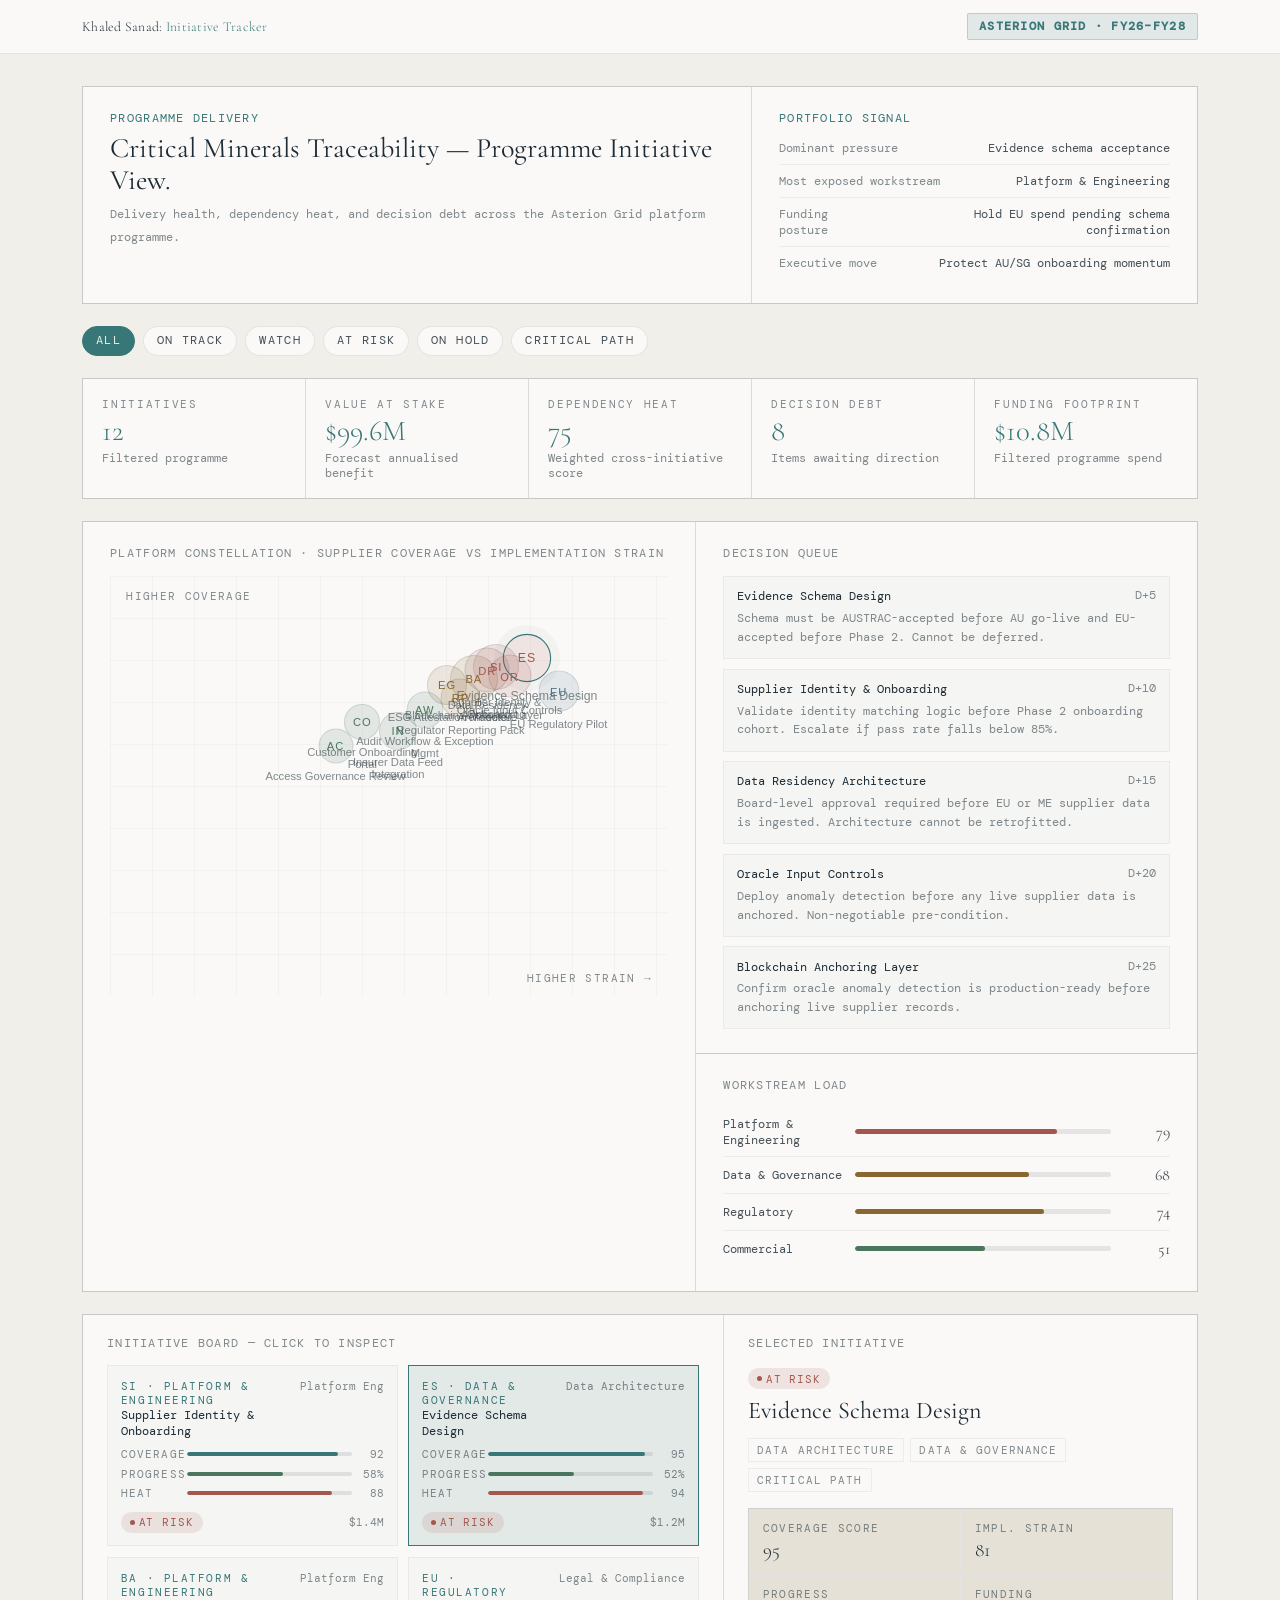
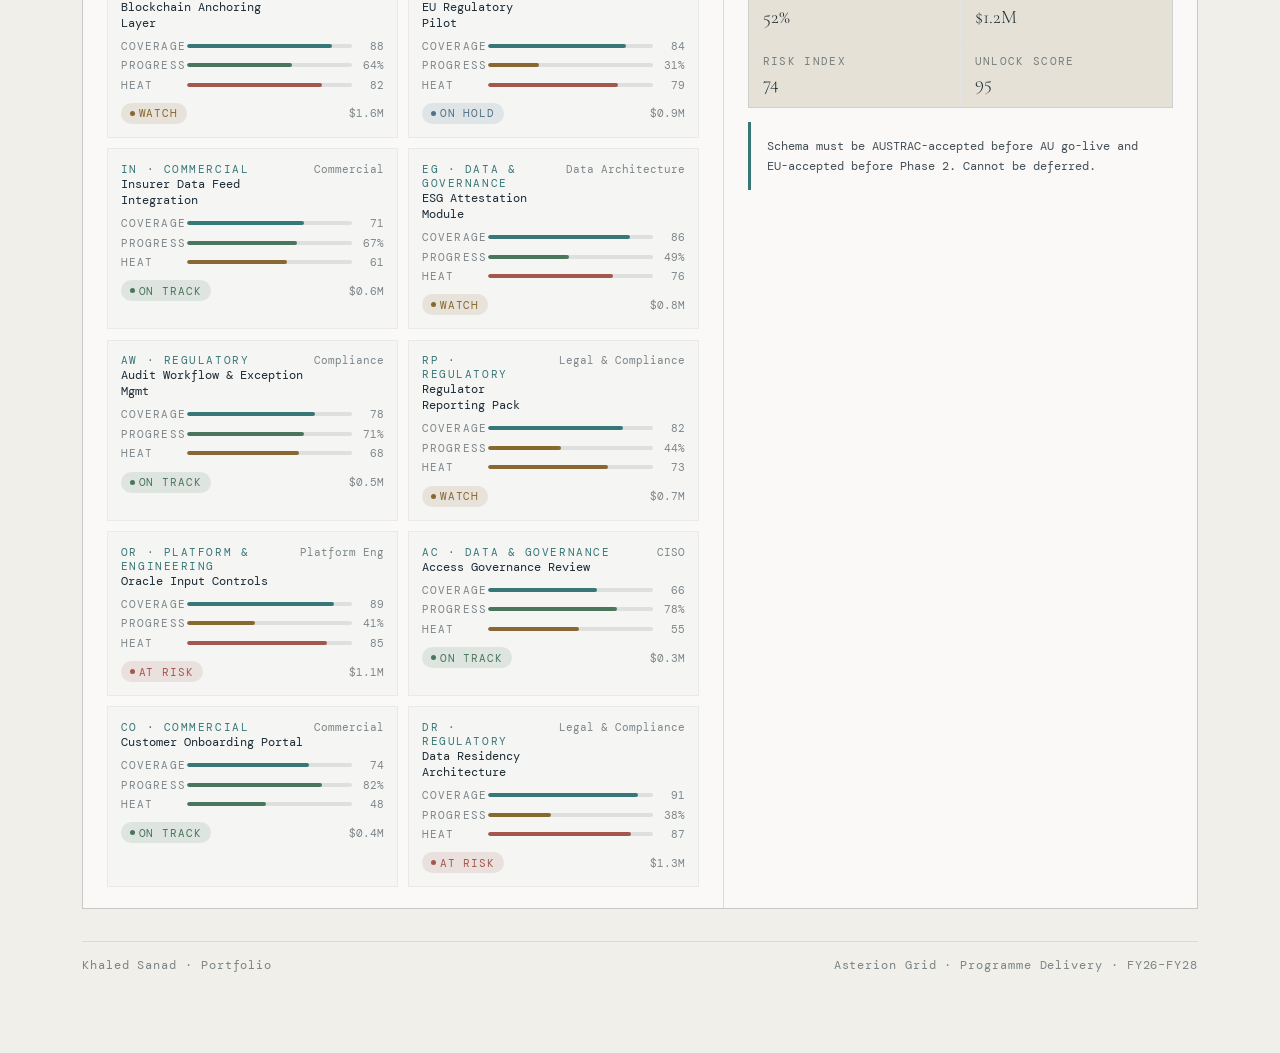
<file: apps/initiative-tracker.html>
<!DOCTYPE html>
<html lang="en">
<head>
<meta charset="UTF-8">
<meta name="viewport" content="width=device-width, initial-scale=1.0">
<title>Initiative Tracker — Khaled Sanad</title>
<link href="https://fonts.googleapis.com/css2?family=Cormorant+Garamond:wght@300;400;600&family=DM+Mono:wght@300;400&display=swap" rel="stylesheet">
<link rel="stylesheet" href="../assets/css/tokens.css">
<style>
:root{
  --accent:var(--accent-initiative);
  --accent-rgb:var(--accent-initiative-rgb);
  --accent-dim:rgba(var(--accent-initiative-rgb), var(--accent-dim-opacity));
  --accent-mid:rgba(var(--accent-initiative-rgb), var(--accent-mid-opacity));
}
*{box-sizing:border-box;margin:0;padding:0}
html{font-size:16px;scroll-behavior:smooth}
body{background:var(--bg);color:var(--ink);font-family:var(--font-mono);min-height:100vh;-webkit-font-smoothing:antialiased;}

/* Header — decision matrix style */
.site-header{position:sticky;top:0;z-index:10;background:var(--surface);border-bottom:1px solid var(--border);}
.header-inner{max-width:1180px;margin:0 auto;padding:13px 2rem;display:flex;justify-content:space-between;align-items:center;gap:1rem;}
.site-logo{font-family:var(--font-serif);font-weight:300;font-size:.85rem;color:var(--ink);letter-spacing:.02em;}
.site-logo em{font-style:normal;color:var(--accent)}
.status-badge{font-size:.72rem;letter-spacing:.11em;text-transform:uppercase;color:var(--accent);border:1px solid var(--accent-mid);padding:.3rem .7rem;background:var(--accent-dim);border-radius:2px;font-weight:600;}

.wrap{max-width:1180px;margin:0 auto;padding:2rem 2rem 4rem;}

/* Eyebrow */
.eyebrow{font-size:.72rem;letter-spacing:.11em;text-transform:uppercase;color:var(--accent);margin-bottom:.4rem;}

/* Hero */
.hero{display:grid;grid-template-columns:1.2fr .8fr;gap:1px;background:var(--border);border:1px solid var(--border);margin-bottom:1.4rem;}
.panel{background:var(--surface);padding:1.5rem 1.7rem;}
.section-title-serif{font-family:var(--font-serif);font-weight:400;font-size:clamp(1.2rem,2.2vw,1.8rem);color:var(--ink);line-height:1.15;margin-bottom:.4rem;}
.section-sub{font-size:.78rem;color:var(--ink-3);line-height:1.85;}

/* Signal rows — decision matrix .78rem */
.signal-stack{display:flex;flex-direction:column;gap:0;}
.signal{display:flex;justify-content:space-between;gap:1rem;padding:.5rem 0;border-bottom:1px solid var(--border-soft);font-size:.78rem;}
.signal:last-child{border-bottom:none}
.signal span:first-child{color:var(--ink-3)}
.signal span:last-child{color:var(--ink-2);text-align:right}

/* Filters */
.controls{display:flex;flex-wrap:wrap;gap:.5rem;margin-bottom:1.4rem;}
.pill{font-family:var(--font-mono);font-size:.72rem;letter-spacing:.12em;text-transform:uppercase;padding:.38rem .8rem;border-radius:999px;background:var(--surface);color:var(--ink-2);border:1px solid var(--border);cursor:pointer;transition:all var(--tr);}
.pill:hover{color:var(--accent);border-color:var(--accent-mid);background:var(--accent-dim)}
.pill.active{background:var(--accent);color:var(--bg);border-color:var(--accent)}

/* KPI grid */
.kpi-grid{display:grid;grid-template-columns:repeat(5,1fr);gap:1px;background:var(--border);border:1px solid var(--border);margin-bottom:1.4rem;}
.kpi{background:var(--surface);padding:1.1rem 1.2rem;}
.kpi-label{font-size:.7rem;letter-spacing:.15em;text-transform:uppercase;color:var(--ink-3);margin-bottom:.4rem;}
.kpi-value{font-family:var(--font-serif);font-size:1.8rem;line-height:1;font-weight:300;color:var(--accent);}
.kpi-sub{margin-top:.3rem;color:var(--ink-3);font-size:.72rem;}

/* Section labels */
.section-title{font-size:.72rem;letter-spacing:.11em;text-transform:uppercase;color:var(--ink-3);margin-bottom:.9rem;}

/* Main grid */
.main-grid{display:grid;grid-template-columns:1.1fr .9fr;gap:1px;background:var(--border);border:1px solid var(--border);margin-bottom:1.4rem;}

/* Constellation */
.constellation{position:relative;height:420px;background:linear-gradient(rgba(var(--border-rgb),.03) 1px,transparent 1px),linear-gradient(90deg,rgba(var(--border-rgb),.03) 1px,transparent 1px);background-size:42px 42px;overflow:hidden;}
.axis-label{position:absolute;color:var(--ink-3);font-size:.7rem;letter-spacing:.12em;text-transform:uppercase;}
.axis-y{left:1rem;top:.8rem}
.axis-x{right:1rem;bottom:.7rem}
.dot{position:absolute;width:var(--size);height:var(--size);left:var(--x);top:var(--y);transform:translate(-50%,-50%);border-radius:50%;border:1px solid rgba(var(--border-rgb),.12);display:flex;align-items:center;justify-content:center;cursor:pointer;transition:transform var(--tr),box-shadow var(--tr),opacity var(--tr);background:var(--dot-bg);color:var(--dot-col);}
.dot:hover,.dot.selected{transform:translate(-50%,-50%) scale(1.1);box-shadow:0 0 0 8px rgba(var(--border-rgb),.03);}
.dot.selected{border-color:var(--accent)}
.dot.dim{opacity:.15}
.dot-code{font-size:.7rem;letter-spacing:.08em;}
.dot::after{content:attr(data-title);position:absolute;left:50%;top:calc(100% + 7px);transform:translateX(-50%);width:max-content;max-width:140px;color:var(--ink-3);font-size:.7rem;text-align:center;pointer-events:none;}

/* Right stack */
.right-stack{display:grid;grid-template-rows:auto auto;gap:1px;background:var(--border);}
.decision-list{display:flex;flex-direction:column;gap:.6rem;}
.decision{border:1px solid var(--border-soft);background:rgba(var(--border-rgb),.018);padding:.7rem .8rem;}
.decision-top{display:flex;justify-content:space-between;gap:.8rem;margin-bottom:.3rem;}
.decision-title{font-size:.74rem;color:var(--ink);}
.decision-date{font-size:.72rem;color:var(--ink-3);white-space:nowrap;}
.decision-note{color:var(--ink-3);font-size:.74rem;line-height:1.6;}
.lane{display:grid;grid-template-columns:120px 1fr 48px;gap:.7rem;align-items:center;padding:.5rem 0;border-bottom:1px solid var(--border-soft);}
.lane:last-child{border-bottom:none}
.lane-name{font-size:.74rem;color:var(--ink-2);}
.track{height:5px;background:var(--border);border-radius:3px;overflow:hidden;}
.fill{height:100%;border-radius:3px;background:var(--accent);}
.lane-score{font-family:var(--font-serif);font-size:1rem;color:var(--ink-2);text-align:right;}

/* Board */
.board{display:grid;grid-template-columns:1.15fr .85fr;gap:1px;background:var(--border);border:1px solid var(--border);}
.board-left,.board-right{background:var(--surface);padding:1.3rem 1.5rem;}
.initiative-board{display:grid;grid-template-columns:repeat(2,1fr);gap:.65rem;}
.tile{border:1px solid var(--border-soft);background:rgba(var(--border-rgb),.018);padding:.8rem;cursor:pointer;transition:background var(--tr),border-color var(--tr);}
.tile:hover{background:var(--surface-alt);border-color:var(--accent-mid)}
.tile.selected{border-color:var(--accent);background:var(--accent-dim)}
.tile-top{display:flex;justify-content:space-between;gap:.7rem;align-items:flex-start;margin-bottom:.5rem;}
.tile-code{font-size:.7rem;letter-spacing:.14em;color:var(--accent);text-transform:uppercase;}
.tile-name{color:var(--ink);font-size:.74rem;line-height:1.35;}
.tile-owner{color:var(--ink-3);font-size:.7rem;white-space:nowrap;}
.tile-bars{display:grid;gap:.35rem;}
.tile-bar{display:grid;grid-template-columns:60px 1fr 26px;gap:.4rem;align-items:center;}
.tile-bar span{color:var(--ink-3);font-size:.7rem;letter-spacing:.1em;text-transform:uppercase;}
.tile-bar strong{color:var(--ink-3);font-size:.7rem;font-weight:400;text-align:right;}
.mini-track{height:4px;border-radius:2px;background:var(--border);overflow:hidden;}
.mini-track div{height:100%;border-radius:2px;}

/* Status chips */
.status{display:inline-flex;align-items:center;gap:4px;padding:.22rem .55rem;border-radius:999px;font-size:.7rem;letter-spacing:.08em;text-transform:uppercase;white-space:nowrap;}
.status::before{content:'';width:5px;height:5px;border-radius:50%;background:currentColor;}
.on{background:var(--green-dim);color:var(--green)}
.watch{background:var(--amber-dim);color:var(--amber)}
.risk{background:var(--red-dim);color:var(--red)}
.hold{background:var(--blue-dim);color:var(--blue)}

/* Detail */
.detail-card{position:sticky;top:68px;}
.detail-title{font-family:var(--font-serif);font-size:1.5rem;line-height:1.15;font-weight:400;margin:.5rem 0 .8rem;}
.detail-meta{display:flex;flex-wrap:wrap;gap:.4rem;margin-bottom:1rem;}
.detail-chip{border:1px solid var(--border-soft);padding:.25rem .5rem;font-size:.7rem;letter-spacing:.1em;text-transform:uppercase;color:var(--ink-3);}
.detail-grid{display:grid;grid-template-columns:1fr 1fr;gap:1px;background:var(--border);border:1px solid var(--border);margin-bottom:.9rem;}
.detail-stat{background:var(--surface-hi);padding:.75rem .85rem;}
.detail-stat-label{color:var(--ink-3);font-size:.7rem;letter-spacing:.12em;text-transform:uppercase;margin-bottom:.2rem;}
.detail-stat-value{font-family:var(--font-serif);font-size:1.2rem;color:var(--ink);font-weight:300;}
.detail-note{color:var(--ink-2);font-size:.74rem;line-height:1.7;padding:.85rem 1rem;border-left:3px solid var(--accent);background:var(--surface);}

footer{border-top:1px solid var(--border);padding:1rem 0;margin-top:2rem;color:var(--ink-3);font-size:.72rem;letter-spacing:.08em;display:flex;justify-content:space-between;gap:1rem;}

@media(max-width:980px){
  .hero,.main-grid,.board{grid-template-columns:1fr}
  .kpi-grid{grid-template-columns:repeat(2,1fr)}
  .detail-card{position:static}
}
@media(max-width:680px){
  .wrap,.header-inner{padding-left:1rem;padding-right:1rem}
  .kpi-grid,.initiative-board{grid-template-columns:1fr}
  .constellation{height:480px}
}
</style>
</head>
<body>

<header class="site-header">
  <div class="header-inner">
    <div class="site-logo">Khaled Sanad: <em>Initiative Tracker</em></div>
    <span class="status-badge">Asterion Grid · FY26–FY28</span>
  </div>
</header>

<main class="wrap">

  <section class="hero">
    <div class="panel">
      <div class="eyebrow">Programme Delivery</div>
      <h1 class="section-title-serif">Critical Minerals Traceability — Programme Initiative View.</h1>
      <p class="section-sub">Delivery health, dependency heat, and decision debt across the Asterion Grid platform programme.</p>
    </div>
    <div class="panel">
      <div class="eyebrow">Portfolio Signal</div>
      <div class="signal-stack">
        <div class="signal"><span>Dominant pressure</span><span id="signal-pressure">Evidence schema acceptance</span></div>
        <div class="signal"><span>Most exposed workstream</span><span id="signal-theme">Platform &amp; Engineering</span></div>
        <div class="signal"><span>Funding posture</span><span id="signal-funding">Hold EU spend pending schema confirmation</span></div>
        <div class="signal"><span>Executive move</span><span id="signal-move">Protect AU/SG onboarding momentum</span></div>
      </div>
    </div>
  </section>

  <section class="controls">
    <button class="pill active" data-filter="all">All</button>
    <button class="pill" data-filter="on">On Track</button>
    <button class="pill" data-filter="watch">Watch</button>
    <button class="pill" data-filter="risk">At Risk</button>
    <button class="pill" data-filter="hold">On Hold</button>
    <button class="pill" data-filter="critical">Critical Path</button>
  </section>

  <section class="kpi-grid">
    <article class="kpi"><div class="kpi-label">Initiatives</div><div class="kpi-value" id="kpi-count">12</div><div class="kpi-sub">Filtered programme</div></article>
    <article class="kpi"><div class="kpi-label">Value at Stake</div><div class="kpi-value" id="kpi-value">$21.4M</div><div class="kpi-sub">Forecast annualised benefit</div></article>
    <article class="kpi"><div class="kpi-label">Dependency Heat</div><div class="kpi-value" id="kpi-heat">76</div><div class="kpi-sub">Weighted cross-initiative score</div></article>
    <article class="kpi"><div class="kpi-label">Decision Debt</div><div class="kpi-value" id="kpi-debt">6</div><div class="kpi-sub">Items awaiting direction</div></article>
    <article class="kpi"><div class="kpi-label">Funding Footprint</div><div class="kpi-value" id="kpi-risk">$5.8M</div><div class="kpi-sub">Filtered programme spend</div></article>
  </section>

  <section class="main-grid">
    <div class="panel">
      <div class="section-title">Platform Constellation · Supplier Coverage vs Implementation Strain</div>
      <div class="constellation" id="constellation">
        <div class="axis-label axis-y">Higher coverage</div>
        <div class="axis-label axis-x">Higher strain →</div>
      </div>
    </div>
    <div class="right-stack">
      <div class="panel">
        <div class="section-title">Decision Queue</div>
        <div class="decision-list" id="decision-list"></div>
      </div>
      <div class="panel">
        <div class="section-title">Workstream Load</div>
        <div id="theme-load"></div>
      </div>
    </div>
  </section>

  <section class="board">
    <div class="board-left">
      <div class="section-title">Initiative Board — click to inspect</div>
      <div class="initiative-board" id="initiative-board"></div>
    </div>
    <div class="board-right">
      <div class="detail-card">
        <div class="section-title">Selected Initiative</div>
        <div id="detail-panel"></div>
      </div>
    </div>
  </section>

  <footer>
    <span>Khaled Sanad · Portfolio</span>
    <span>Asterion Grid · Programme Delivery · FY26–FY28</span>
  </footer>

</main>

<script>
const initiatives = [
  {code:"SI",  name:"Supplier Identity & Onboarding",    owner:"Platform Eng",    theme:"Platform & Engineering", value:92, strain:74, progress:58, dep:88, status:"risk",  critical:true,  funding:1.4, decision:"Validate identity matching logic before Phase 2 onboarding cohort. Escalate if pass rate falls below 85%."},
  {code:"ES",  name:"Evidence Schema Design",            owner:"Data Architecture",theme:"Data & Governance",     value:95, strain:81, progress:52, dep:94, status:"risk",  critical:true,  funding:1.2, decision:"Schema must be AUSTRAC-accepted before AU go-live and EU-accepted before Phase 2. Cannot be deferred."},
  {code:"BA",  name:"Blockchain Anchoring Layer",        owner:"Platform Eng",    theme:"Platform & Engineering", value:88, strain:69, progress:64, dep:82, status:"watch", critical:true,  funding:1.6, decision:"Confirm oracle anomaly detection is production-ready before anchoring live supplier records."},
  {code:"EU",  name:"EU Regulatory Pilot",               owner:"Legal & Compliance",theme:"Regulatory",           value:84, strain:88, progress:31, dep:79, status:"hold",  critical:true,  funding:0.9, decision:"Hold EU spend until evidence schema acceptance confirmed. Activate holding cohort in parallel."},
  {code:"IN",  name:"Insurer Data Feed Integration",     owner:"Commercial",      theme:"Commercial",             value:71, strain:52, progress:67, dep:61, status:"on",    critical:false, funding:0.6, decision:"Agree data feed format with insurer partners before Phase 2 API go-live."},
  {code:"EG",  name:"ESG Attestation Module",            owner:"Data Architecture",theme:"Data & Governance",     value:86, strain:63, progress:49, dep:76, status:"watch", critical:true,  funding:0.8, decision:"Confirm certification registry integration before ESG records are anchored."},
  {code:"AW",  name:"Audit Workflow & Exception Mgmt",  owner:"Compliance",      theme:"Regulatory",             value:78, strain:58, progress:71, dep:68, status:"on",    critical:false, funding:0.5, decision:"Define exception SLA before audit pack generation goes live."},
  {code:"RP",  name:"Regulator Reporting Pack",          owner:"Legal & Compliance",theme:"Regulatory",           value:82, strain:66, progress:44, dep:73, status:"watch", critical:true,  funding:0.7, decision:"Confirm evidence standard with AUSTRAC and APRA before Q3 FY26 filing."},
  {code:"OR",  name:"Oracle Input Controls",             owner:"Platform Eng",    theme:"Platform & Engineering", value:89, strain:77, progress:41, dep:85, status:"risk",  critical:true,  funding:1.1, decision:"Deploy anomaly detection before any live supplier data is anchored. Non-negotiable pre-condition."},
  {code:"AC",  name:"Access Governance Review",          owner:"CISO",            theme:"Data & Governance",      value:66, strain:38, progress:78, dep:55, status:"on",    critical:false, funding:0.3, decision:"Complete role review and least-privilege alignment before Phase 2 onboarding."},
  {code:"CO",  name:"Customer Onboarding Portal",        owner:"Commercial",      theme:"Commercial",             value:74, strain:44, progress:82, dep:48, status:"on",    critical:false, funding:0.4, decision:"Link portal activation to supplier identity confirmation before launch."},
  {code:"DR",  name:"Data Residency Architecture",       owner:"Legal & Compliance",theme:"Regulatory",           value:91, strain:72, progress:38, dep:87, status:"risk",  critical:true,  funding:1.3, decision:"Board-level approval required before EU or ME supplier data is ingested. Architecture cannot be retrofitted."}
];

const stateText = {
  all:    ["Evidence schema acceptance","Platform & Engineering","Hold EU spend pending schema confirmation","Protect AU/SG onboarding momentum"],
  on:     ["Delivery cadence","Commercial","Maintain AU/SG launch timeline","Avoid steering noise on progressing initiatives"],
  watch:  ["Oracle and attestation readiness","Data & Governance","Stage Phase 2 commitments","Clarify go/no-go controls before spend"],
  risk:   ["Schema and oracle control gaps","Platform & Engineering","Freeze non-critical scope","Escalate unresolved pre-conditions immediately"],
  hold:   ["EU regulatory uncertainty","Regulatory","Release only after schema acceptance","Confirm regulatory timeline before EU budget"],
  critical:["Cross-initiative dependency","Data & Governance","Prioritise schema and oracle unlocks","Resolve pre-conditions before delivery spend"]
};

let activeFilter = "all";
let selectedCode = "ES";

function statusLabel(s){ return {on:"On Track",watch:"Watch",risk:"At Risk",hold:"On Hold"}[s]; }
function filteredItems(){
  if(activeFilter==="all") return initiatives;
  if(activeFilter==="critical") return initiatives.filter(i=>i.critical);
  return initiatives.filter(i=>i.status===activeFilter);
}
function colourForScore(score){ return score>=75?"var(--red)":score>=55?"var(--amber)":"var(--green)"; }

function updateSignals(items){
  const s = stateText[activeFilter];
  document.getElementById("signal-pressure").textContent = s[0];
  document.getElementById("signal-theme").textContent    = s[1];
  document.getElementById("signal-funding").textContent  = s[2];
  document.getElementById("signal-move").textContent     = s[3];
  const totalFunding = items.reduce((a,b)=>a+b.funding,0);
  const heat = items.length ? Math.round(items.reduce((a,b)=>a+b.dep,0)/items.length) : 0;
  const debt = items.filter(i=>i.status!=="on"||i.critical).length;
  const value = items.reduce((a,b)=>a+b.value,0)/10;
  document.getElementById("kpi-count").textContent = items.length;
  document.getElementById("kpi-value").textContent = `$${value.toFixed(1)}M`;
  document.getElementById("kpi-heat").textContent  = heat;
  document.getElementById("kpi-debt").textContent  = debt;
  document.getElementById("kpi-risk").textContent  = `$${totalFunding.toFixed(1)}M`;
}

function renderConstellation(items){
  document.getElementById("constellation").querySelectorAll(".dot").forEach(d=>d.remove());
  initiatives.forEach(i=>{
    const visible = items.includes(i);
    const dot = document.createElement("button");
    dot.className = `dot ${visible?"":"dim"} ${i.code===selectedCode?"selected":""}`;
    dot.dataset.title = i.name;
    dot.style.setProperty("--x",`${10+i.strain*.8}%`);
    dot.style.setProperty("--y",`${88-i.value*.72}%`);
    dot.style.setProperty("--size",`${32+i.funding*10}px`);
    const colours = {on:["var(--green-dim)","var(--green)"],watch:["var(--amber-dim)","var(--amber)"],risk:["var(--red-dim)","var(--red)"],hold:["var(--blue-dim)","var(--blue)"]};
    dot.style.setProperty("--dot-bg",colours[i.status][0]);
    dot.style.setProperty("--dot-col",colours[i.status][1]);
    dot.innerHTML = `<span class="dot-code">${i.code}</span>`;
    dot.title = `${i.name} · ${statusLabel(i.status)} · Coverage ${i.value} · Strain ${i.strain}`;
    dot.addEventListener("click",()=>{ selectedCode=i.code; render(); });
    document.getElementById("constellation").appendChild(dot);
  });
}

function renderDecisions(items){
  const queue = items.filter(i=>i.status!=="on"||i.critical).sort((a,b)=>(b.dep+b.value)-(a.dep+a.value)).slice(0,5);
  document.getElementById("decision-list").innerHTML = queue.map((i,idx)=>`
    <div class="decision">
      <div class="decision-top">
        <div class="decision-title">${i.name}</div>
        <div class="decision-date">D+${(idx+1)*5}</div>
      </div>
      <div class="decision-note">${i.decision}</div>
    </div>`).join("");
}

function renderThemeLoad(items){
  const themes = [...new Set(initiatives.map(i=>i.theme))];
  document.getElementById("theme-load").innerHTML = themes.map(theme=>{
    const ti = items.filter(i=>i.theme===theme);
    const score = ti.length ? Math.round(ti.reduce((a,b)=>a+b.dep+b.strain,0)/(ti.length*2)) : 0;
    return `<div class="lane">
      <div class="lane-name">${theme}</div>
      <div class="track"><div class="fill" style="width:${score}%;background:${colourForScore(score)}"></div></div>
      <div class="lane-score">${score}</div>
    </div>`;
  }).join("");
}

function renderBoard(items){
  document.getElementById("initiative-board").innerHTML = items.map(i=>`
    <article class="tile ${i.code===selectedCode?"selected":""}" data-code="${i.code}">
      <div class="tile-top">
        <div>
          <div class="tile-code">${i.code} · ${i.theme}</div>
          <div class="tile-name">${i.name}</div>
        </div>
        <div class="tile-owner">${i.owner}</div>
      </div>
      <div class="tile-bars">
        <div class="tile-bar"><span>Coverage</span><div class="mini-track"><div style="width:${i.value}%;background:var(--accent)"></div></div><strong>${i.value}</strong></div>
        <div class="tile-bar"><span>Progress</span><div class="mini-track"><div style="width:${i.progress}%;background:${colourForScore(100-i.progress)}"></div></div><strong>${i.progress}%</strong></div>
        <div class="tile-bar"><span>Heat</span><div class="mini-track"><div style="width:${i.dep}%;background:${colourForScore(i.dep)}"></div></div><strong>${i.dep}</strong></div>
      </div>
      <div style="display:flex;justify-content:space-between;align-items:center;margin-top:.7rem">
        <span class="status ${i.status}">${statusLabel(i.status)}</span>
        <span style="font-size:.7rem;color:var(--ink-3)">$${i.funding.toFixed(1)}M</span>
      </div>
    </article>`).join("");
  document.getElementById("initiative-board").querySelectorAll(".tile").forEach(t=>{
    t.addEventListener("click",()=>{ selectedCode=t.dataset.code; render(); });
  });
}

function renderDetail(items){
  let item = initiatives.find(i=>i.code===selectedCode);
  if(!item||!items.includes(item)) item = items[0]||initiatives[0];
  selectedCode = item.code;
  const riskIdx = Math.round((item.strain+item.dep+(100-item.progress))/3);
  const unlockScore = Math.round((item.value+item.dep)/2);
  document.getElementById("detail-panel").innerHTML = `
    <span class="status ${item.status}">${statusLabel(item.status)}</span>
    <div class="detail-title">${item.name}</div>
    <div class="detail-meta">
      <span class="detail-chip">${item.owner}</span>
      <span class="detail-chip">${item.theme}</span>
      <span class="detail-chip">${item.critical?"Critical path":"Supporting"}</span>
    </div>
    <div class="detail-grid">
      <div class="detail-stat"><div class="detail-stat-label">Coverage Score</div><div class="detail-stat-value">${item.value}</div></div>
      <div class="detail-stat"><div class="detail-stat-label">Impl. Strain</div><div class="detail-stat-value">${item.strain}</div></div>
      <div class="detail-stat"><div class="detail-stat-label">Progress</div><div class="detail-stat-value">${item.progress}%</div></div>
      <div class="detail-stat"><div class="detail-stat-label">Funding</div><div class="detail-stat-value">$${item.funding.toFixed(1)}M</div></div>
      <div class="detail-stat"><div class="detail-stat-label">Risk Index</div><div class="detail-stat-value">${riskIdx}</div></div>
      <div class="detail-stat"><div class="detail-stat-label">Unlock Score</div><div class="detail-stat-value">${unlockScore}</div></div>
    </div>
    <div class="detail-note">${item.decision}</div>`;
}

function render(){
  const items = filteredItems();
  updateSignals(items);
  renderConstellation(items);
  renderDecisions(items);
  renderThemeLoad(items);
  renderBoard(items);
  renderDetail(items);
}

document.querySelectorAll(".pill").forEach(btn=>{
  btn.addEventListener("click",()=>{
    document.querySelectorAll(".pill").forEach(b=>b.classList.remove("active"));
    btn.classList.add("active");
    activeFilter = btn.dataset.filter;
    const items = filteredItems();
    if(items.length&&!items.some(i=>i.code===selectedCode)) selectedCode=items[0].code;
    render();
  });
});

render();
</script>
</body>
</html>
</file>
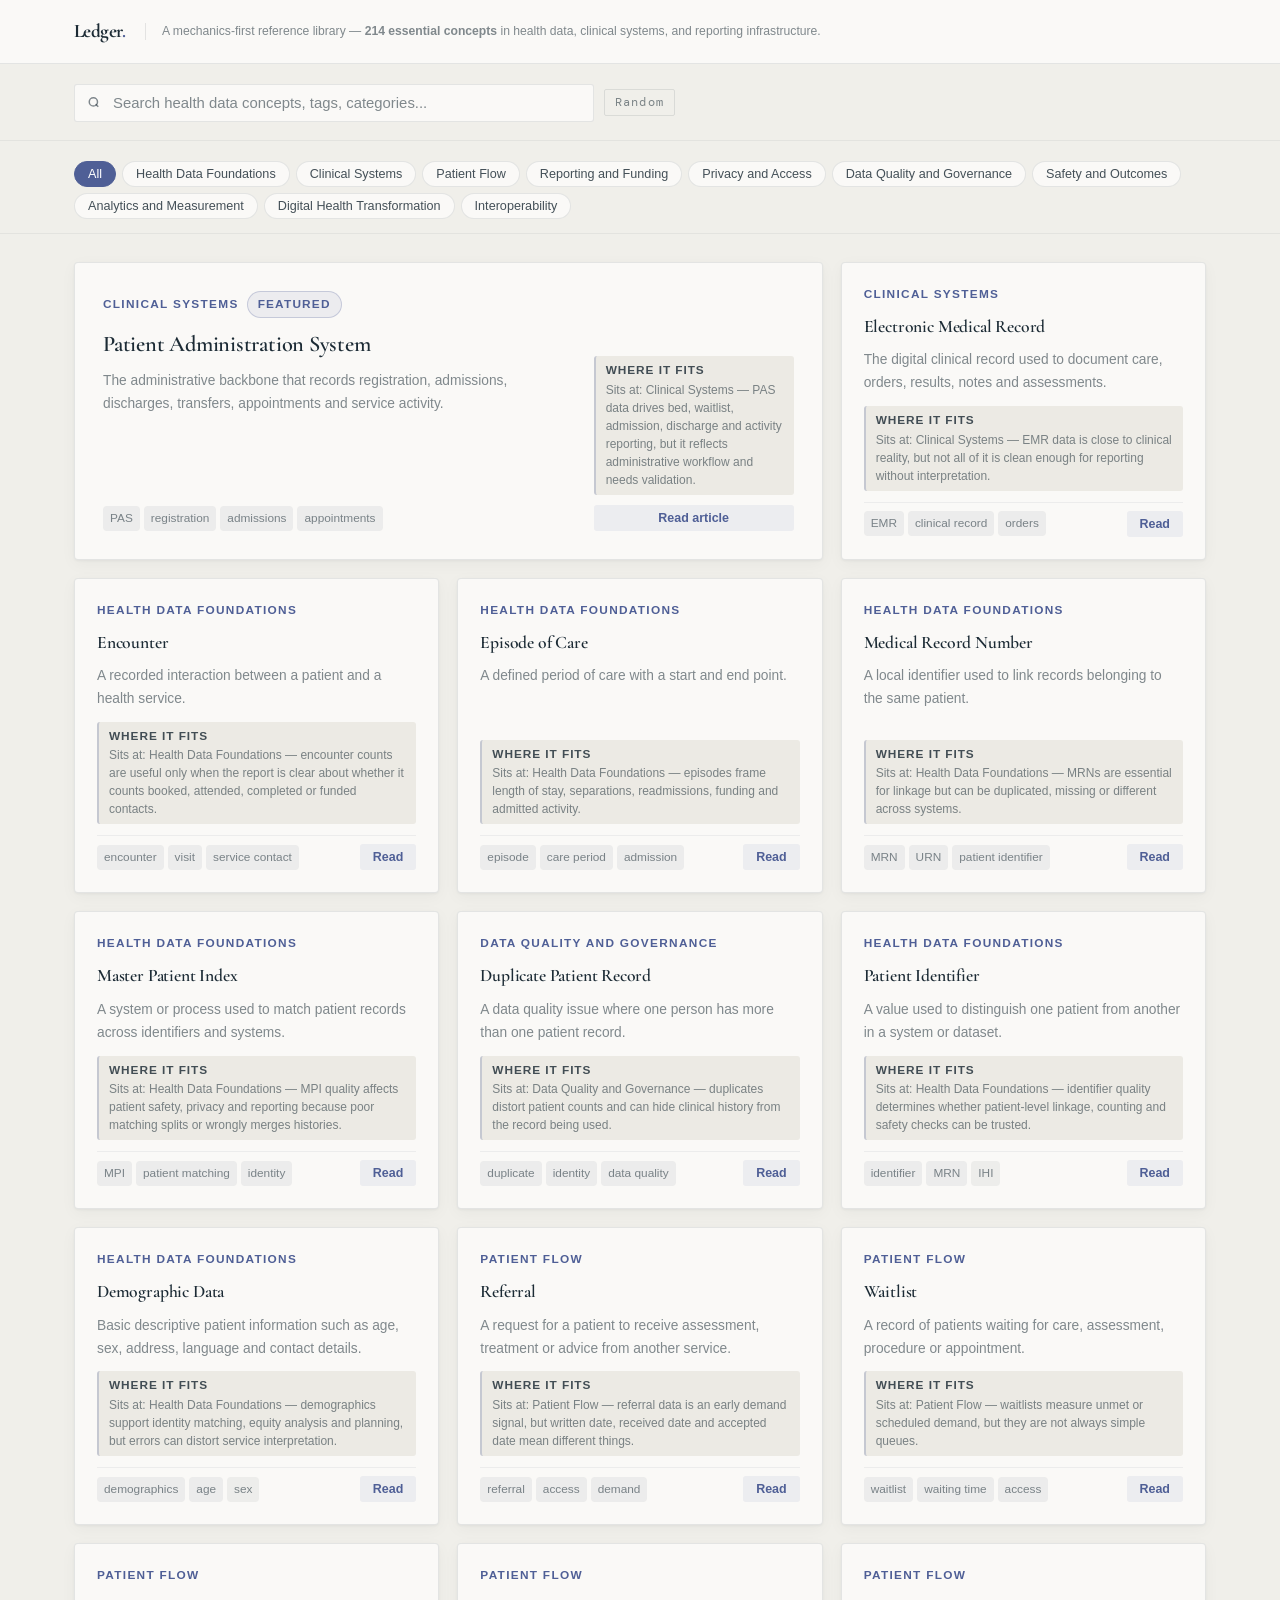
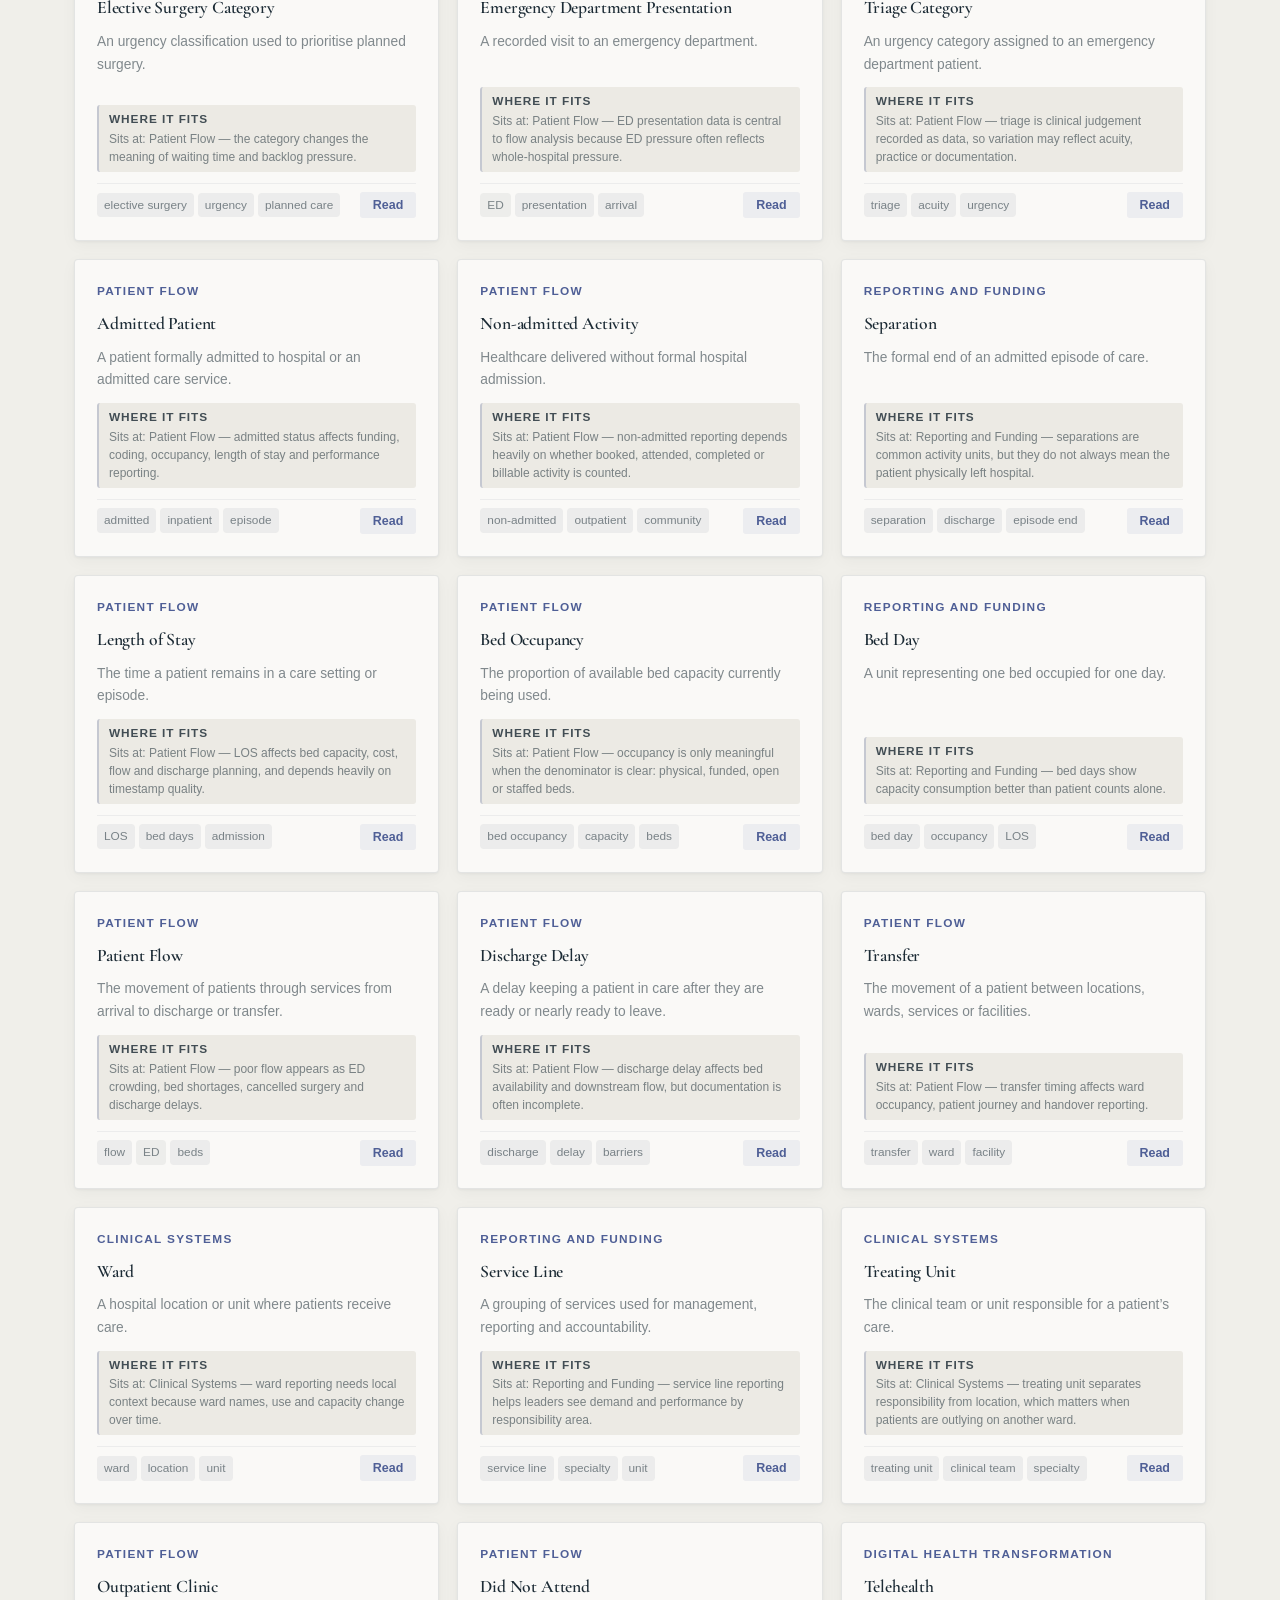
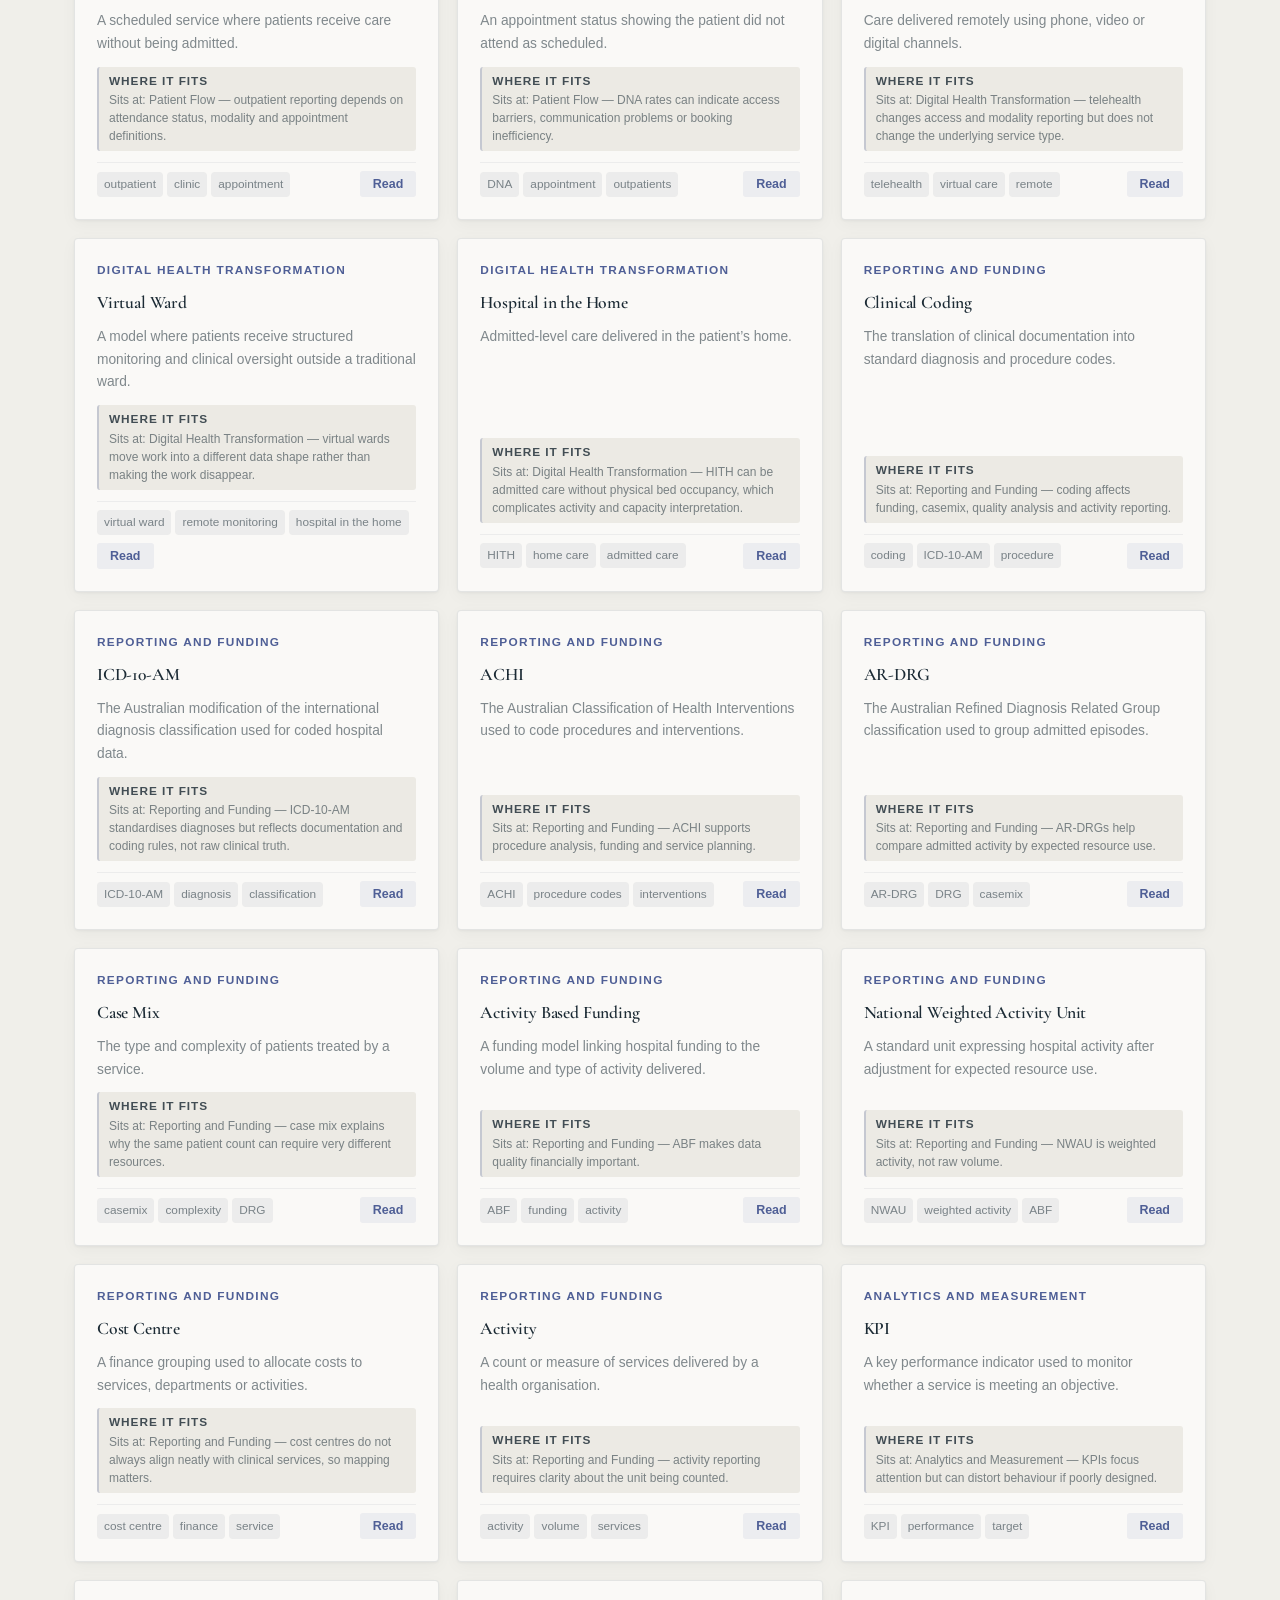
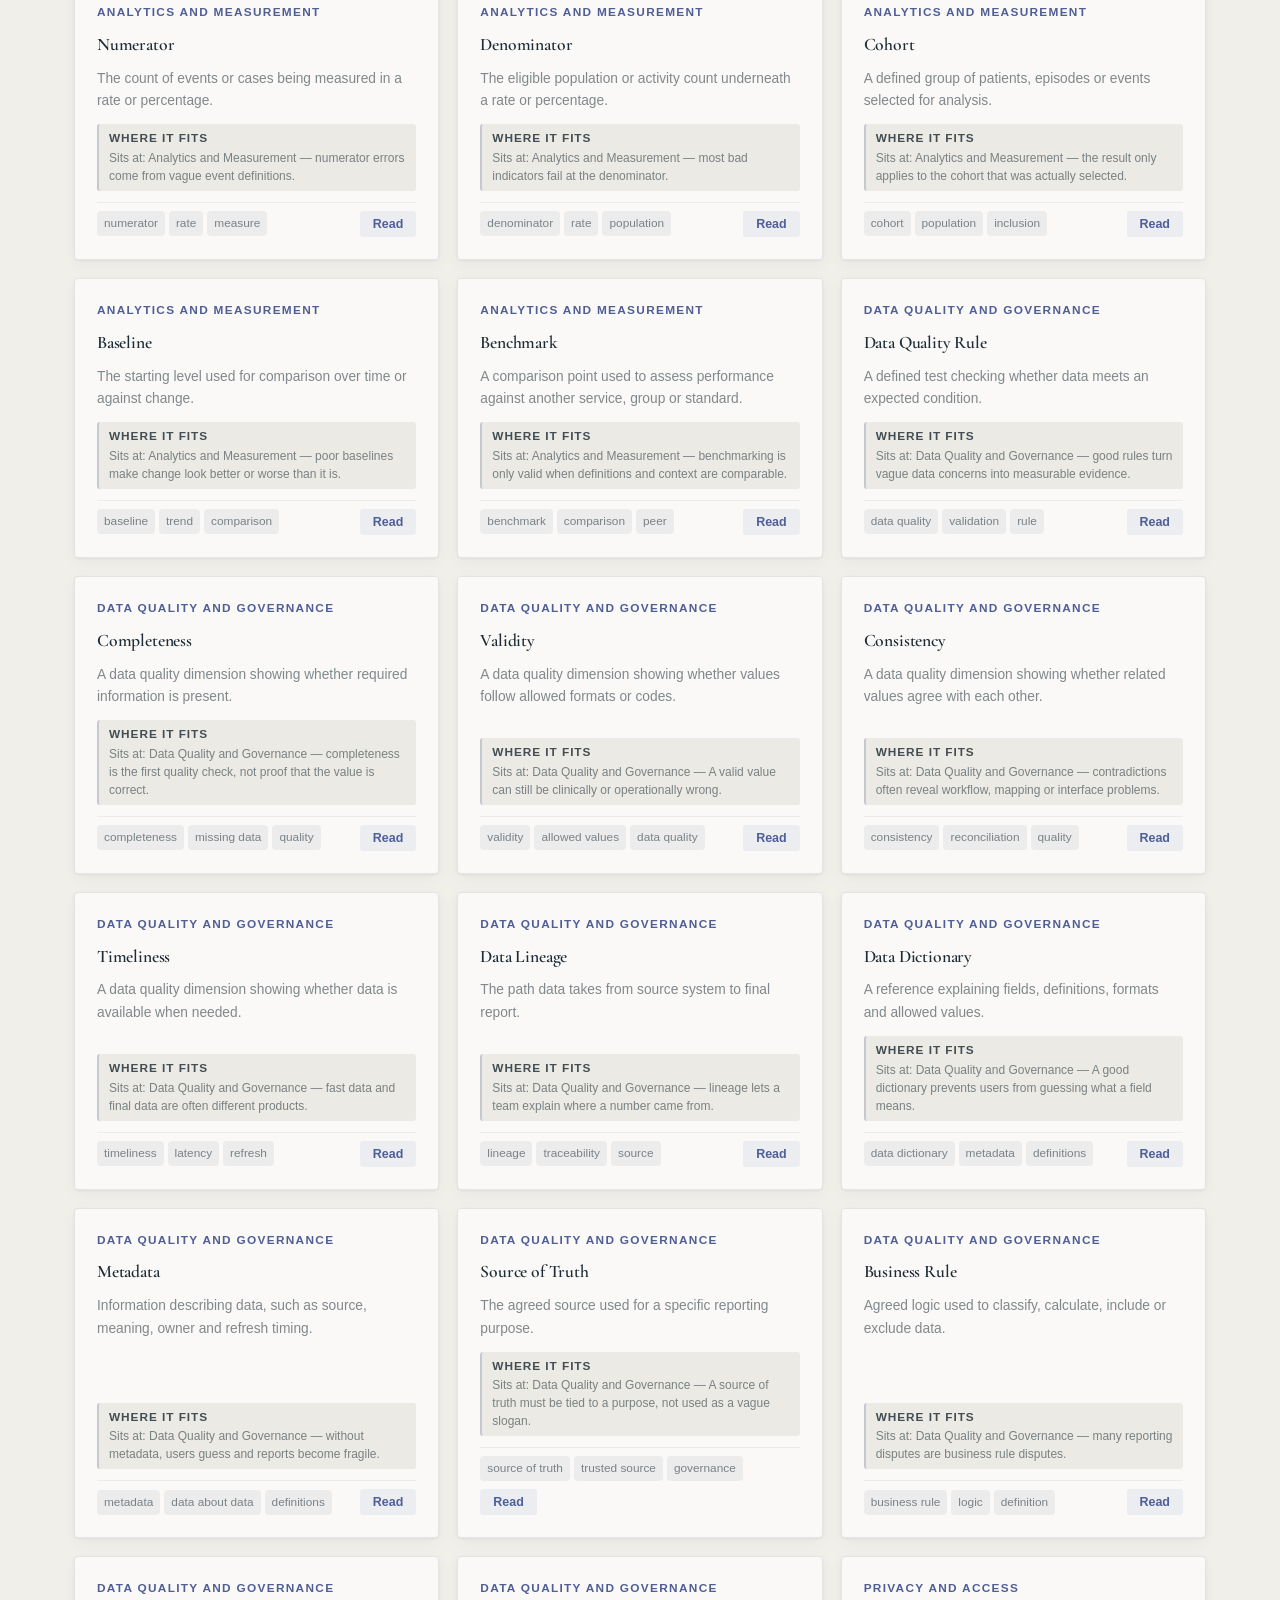
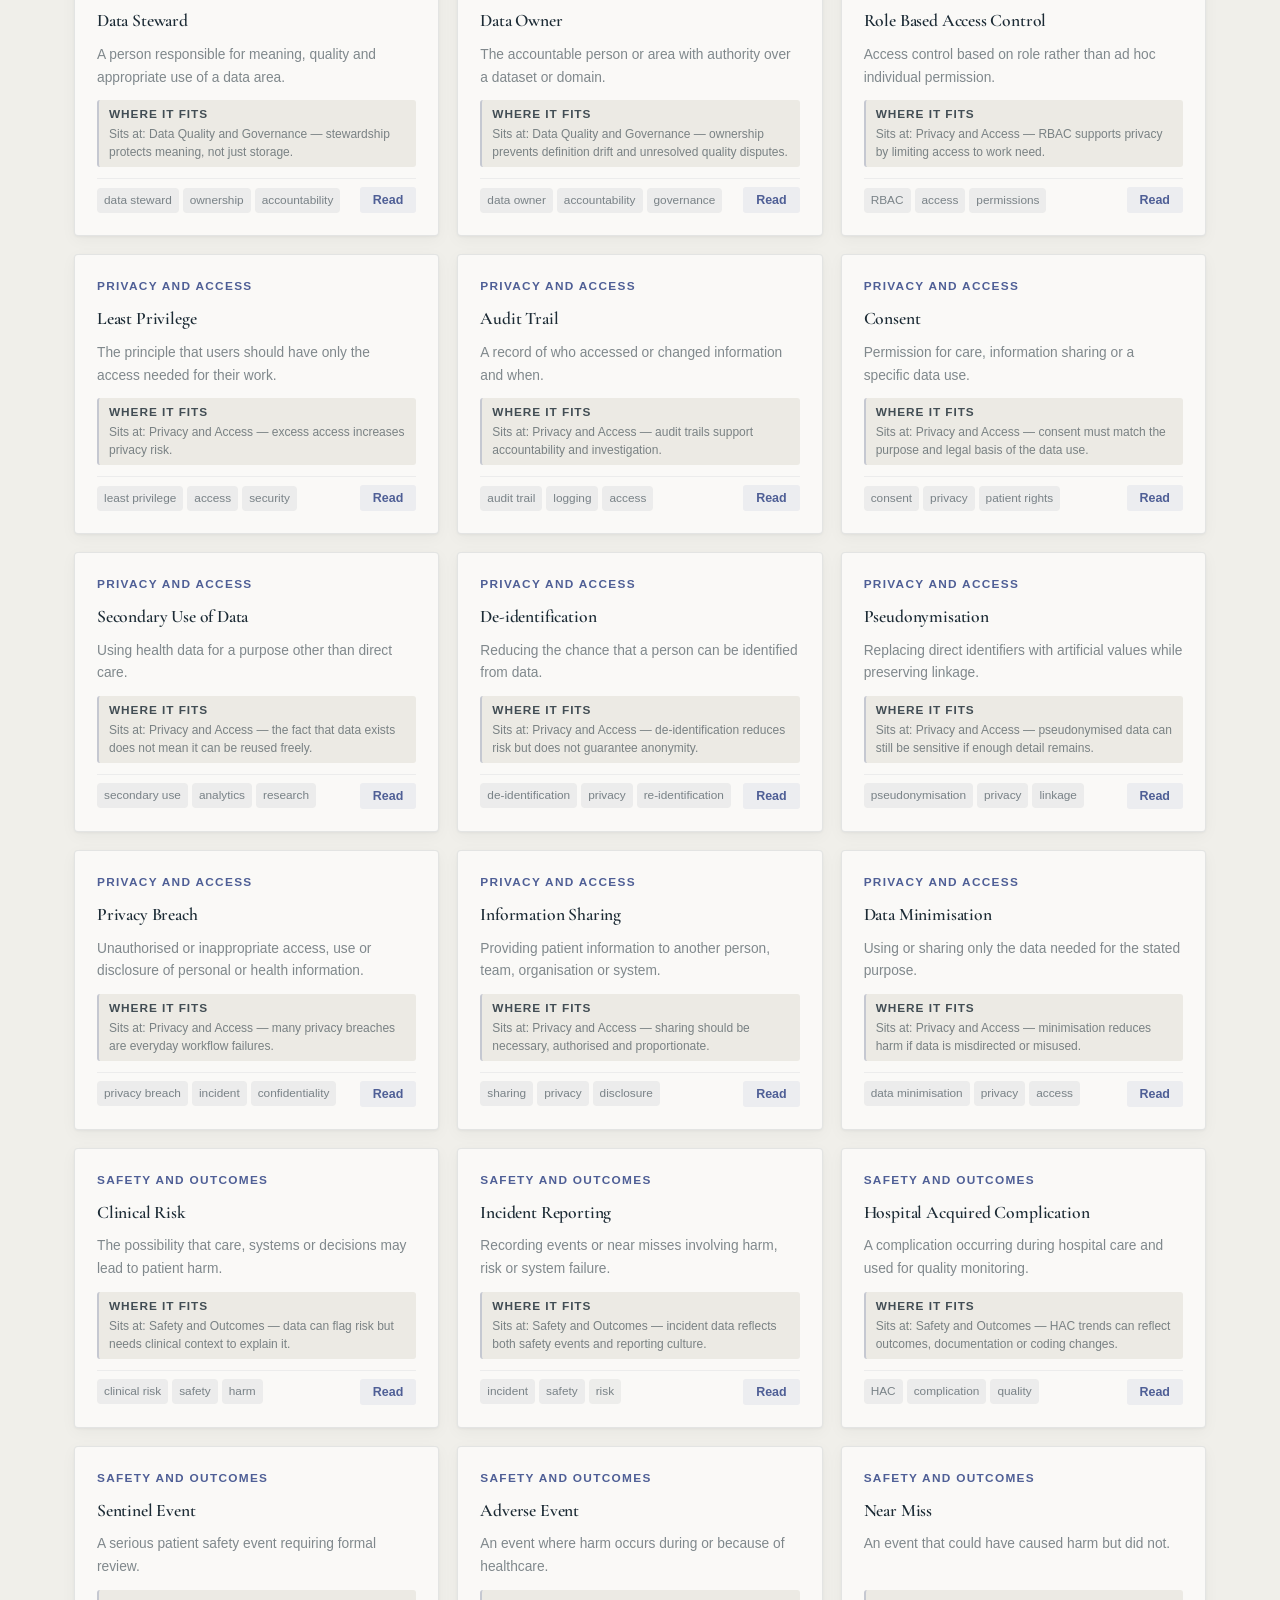
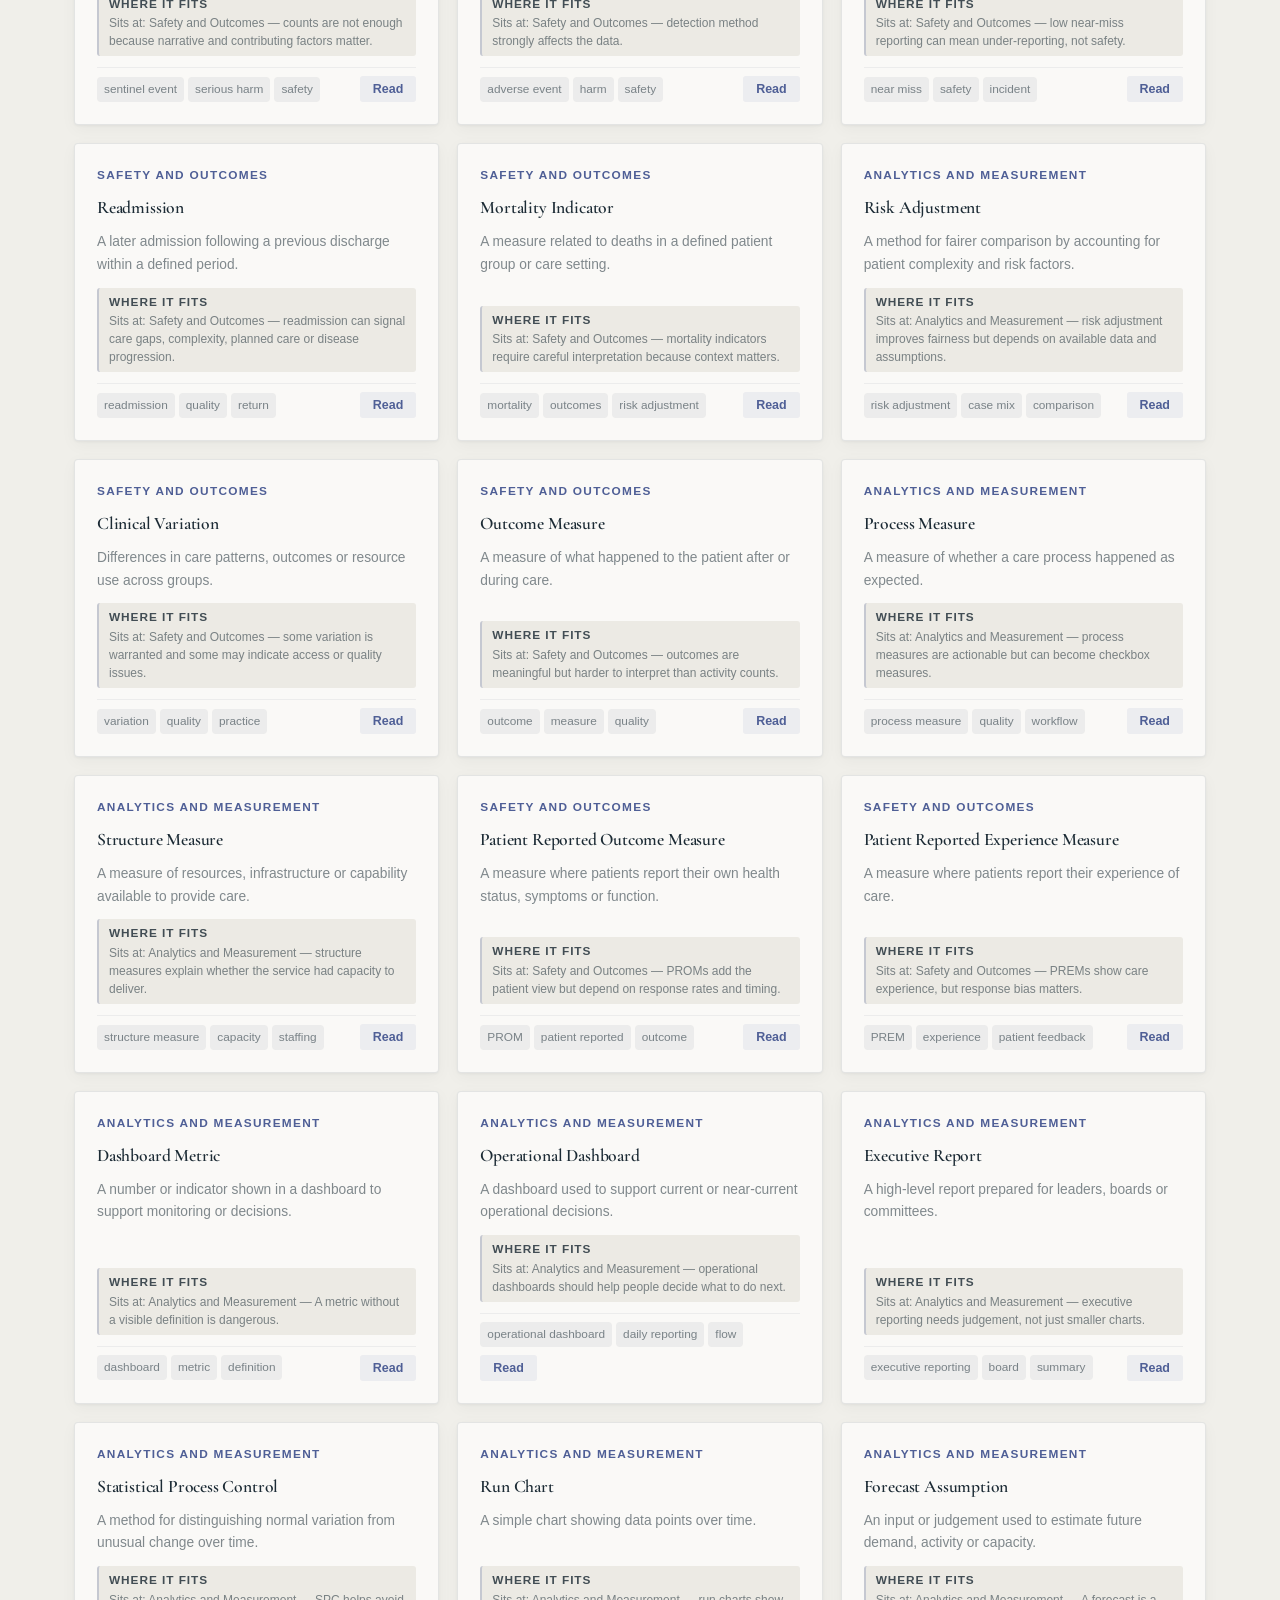
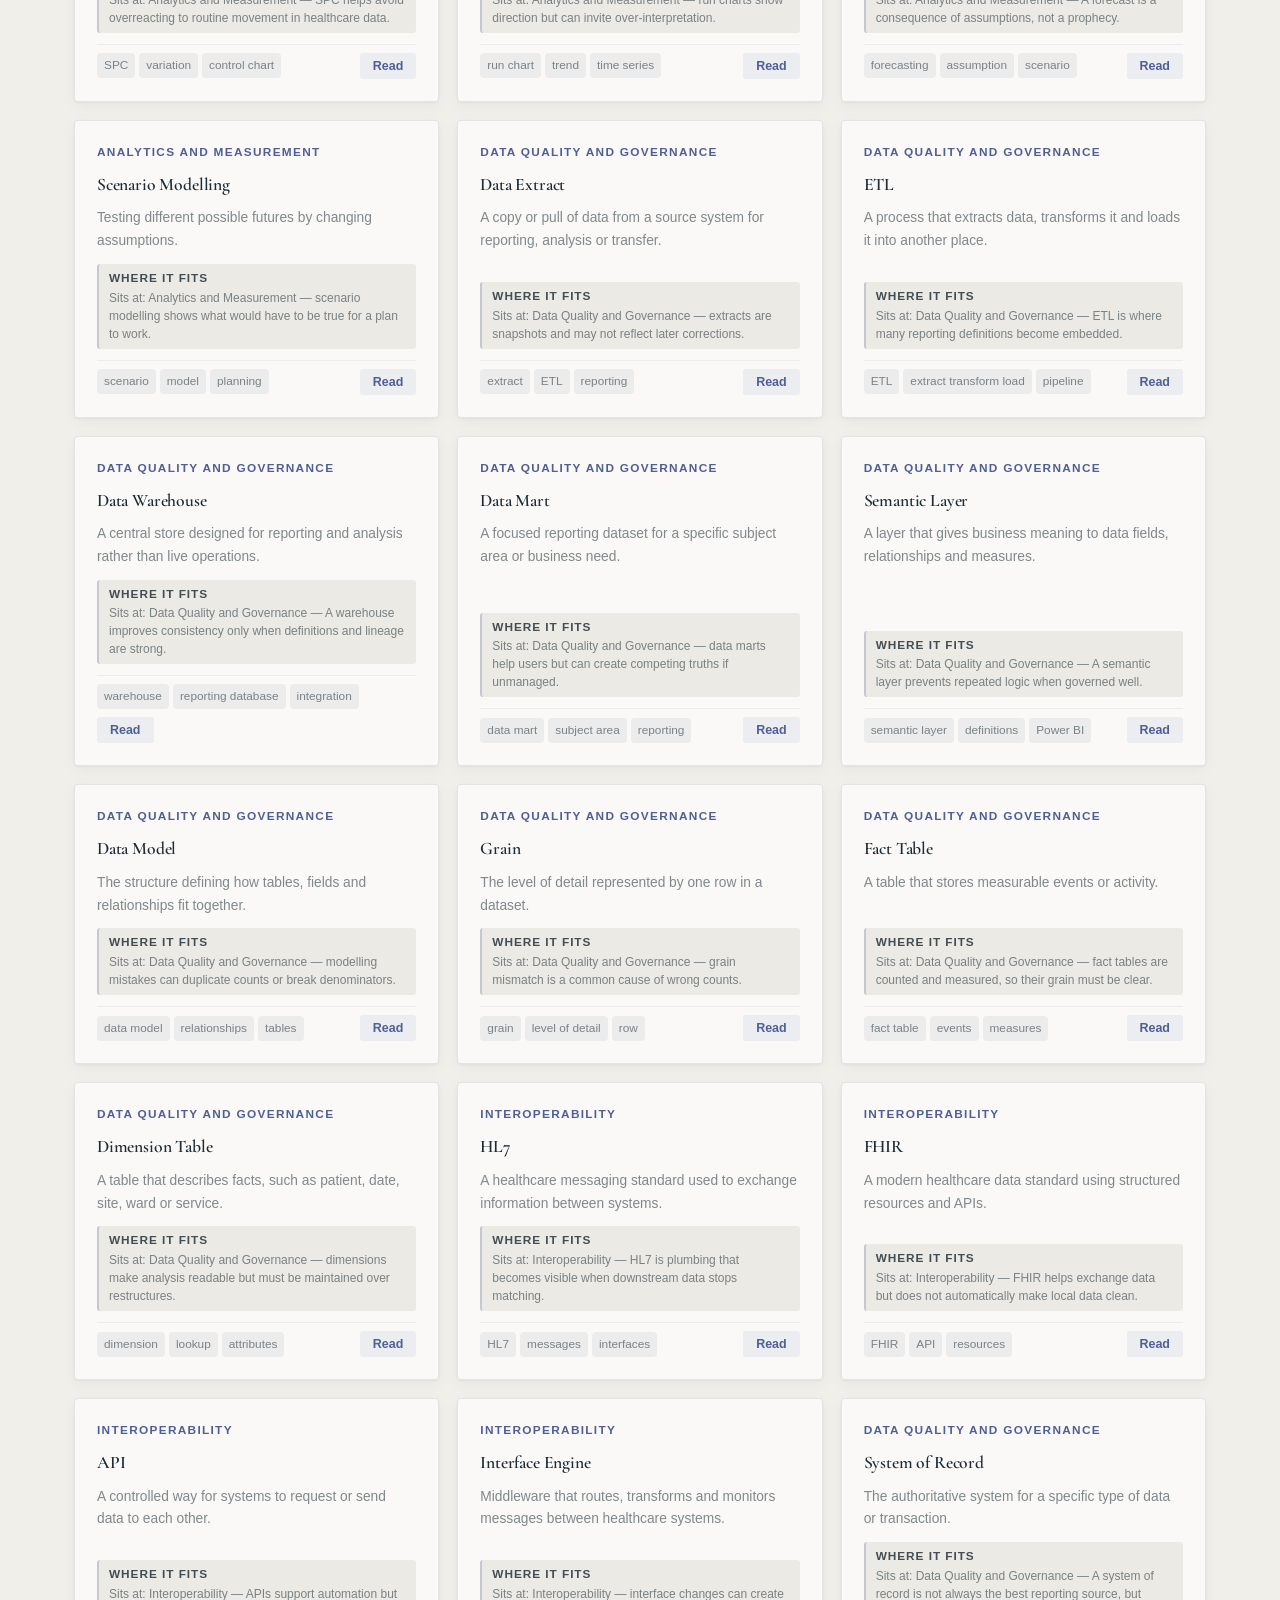
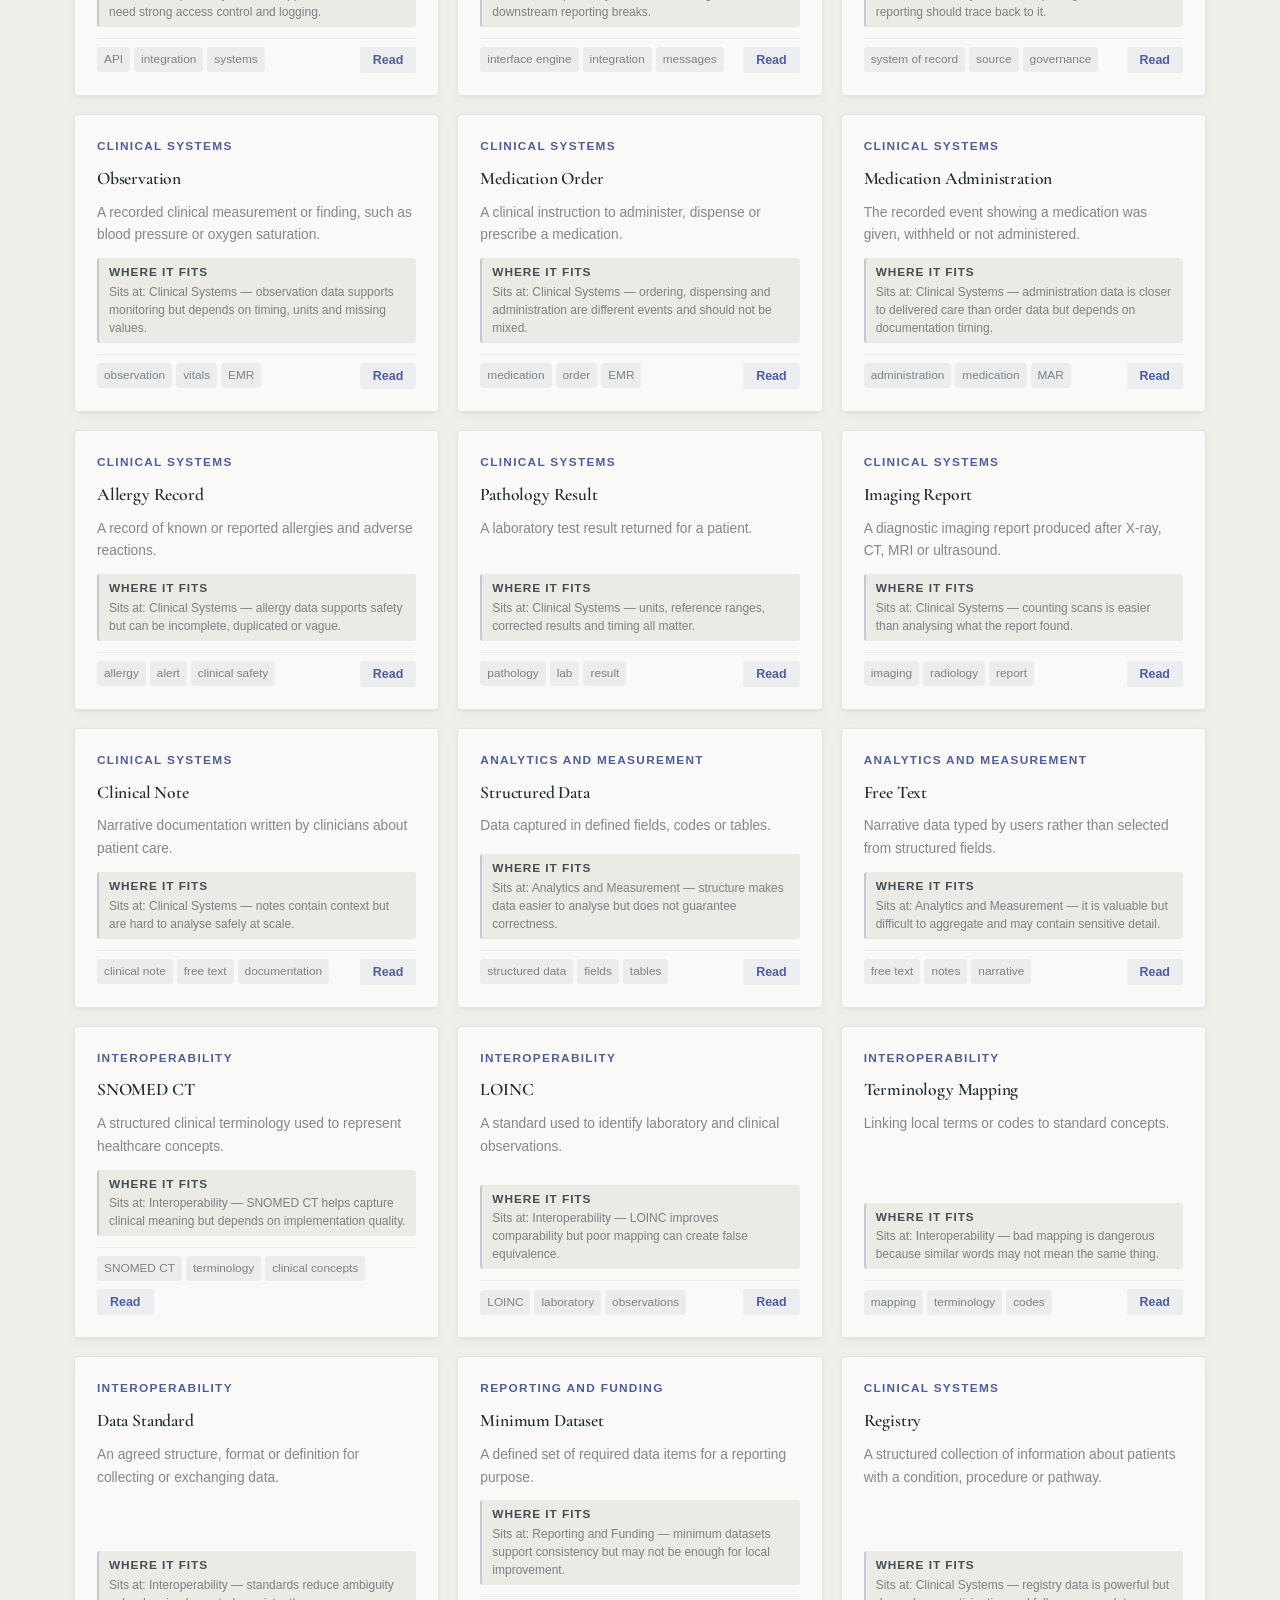
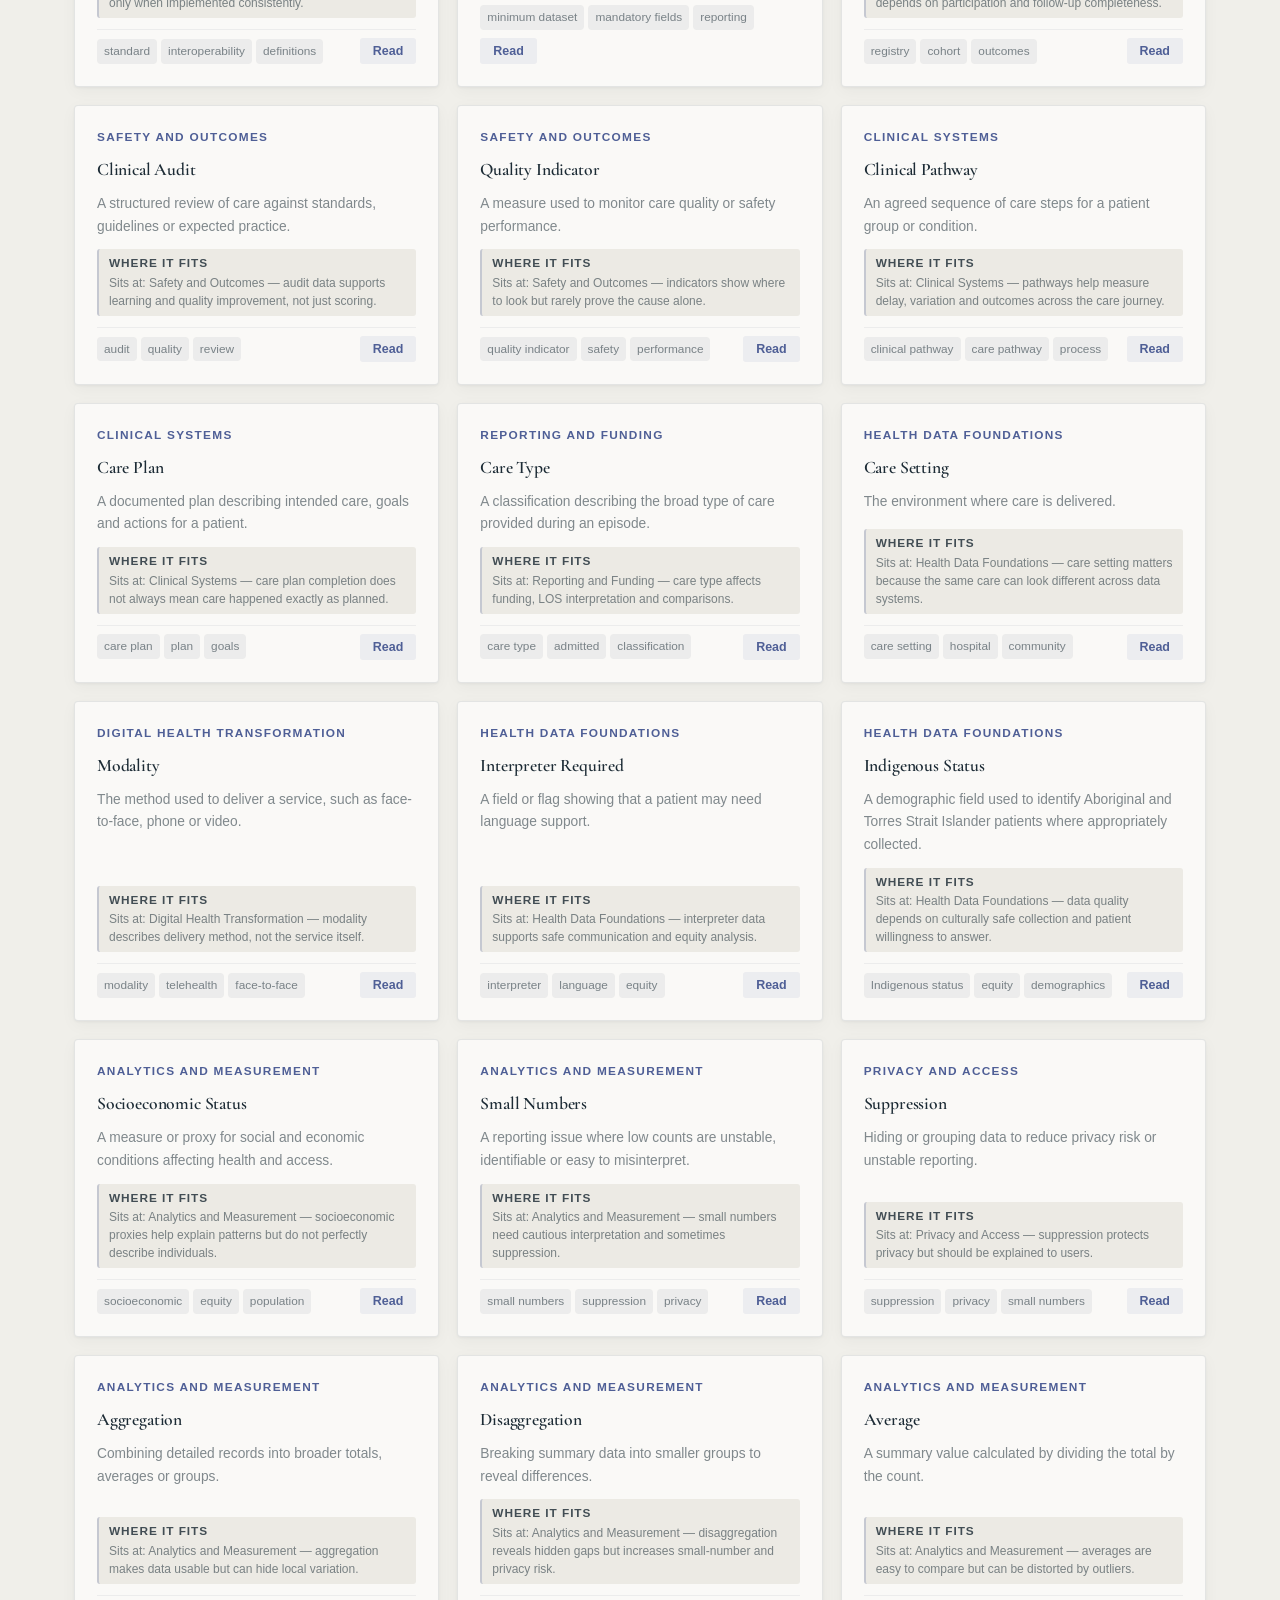
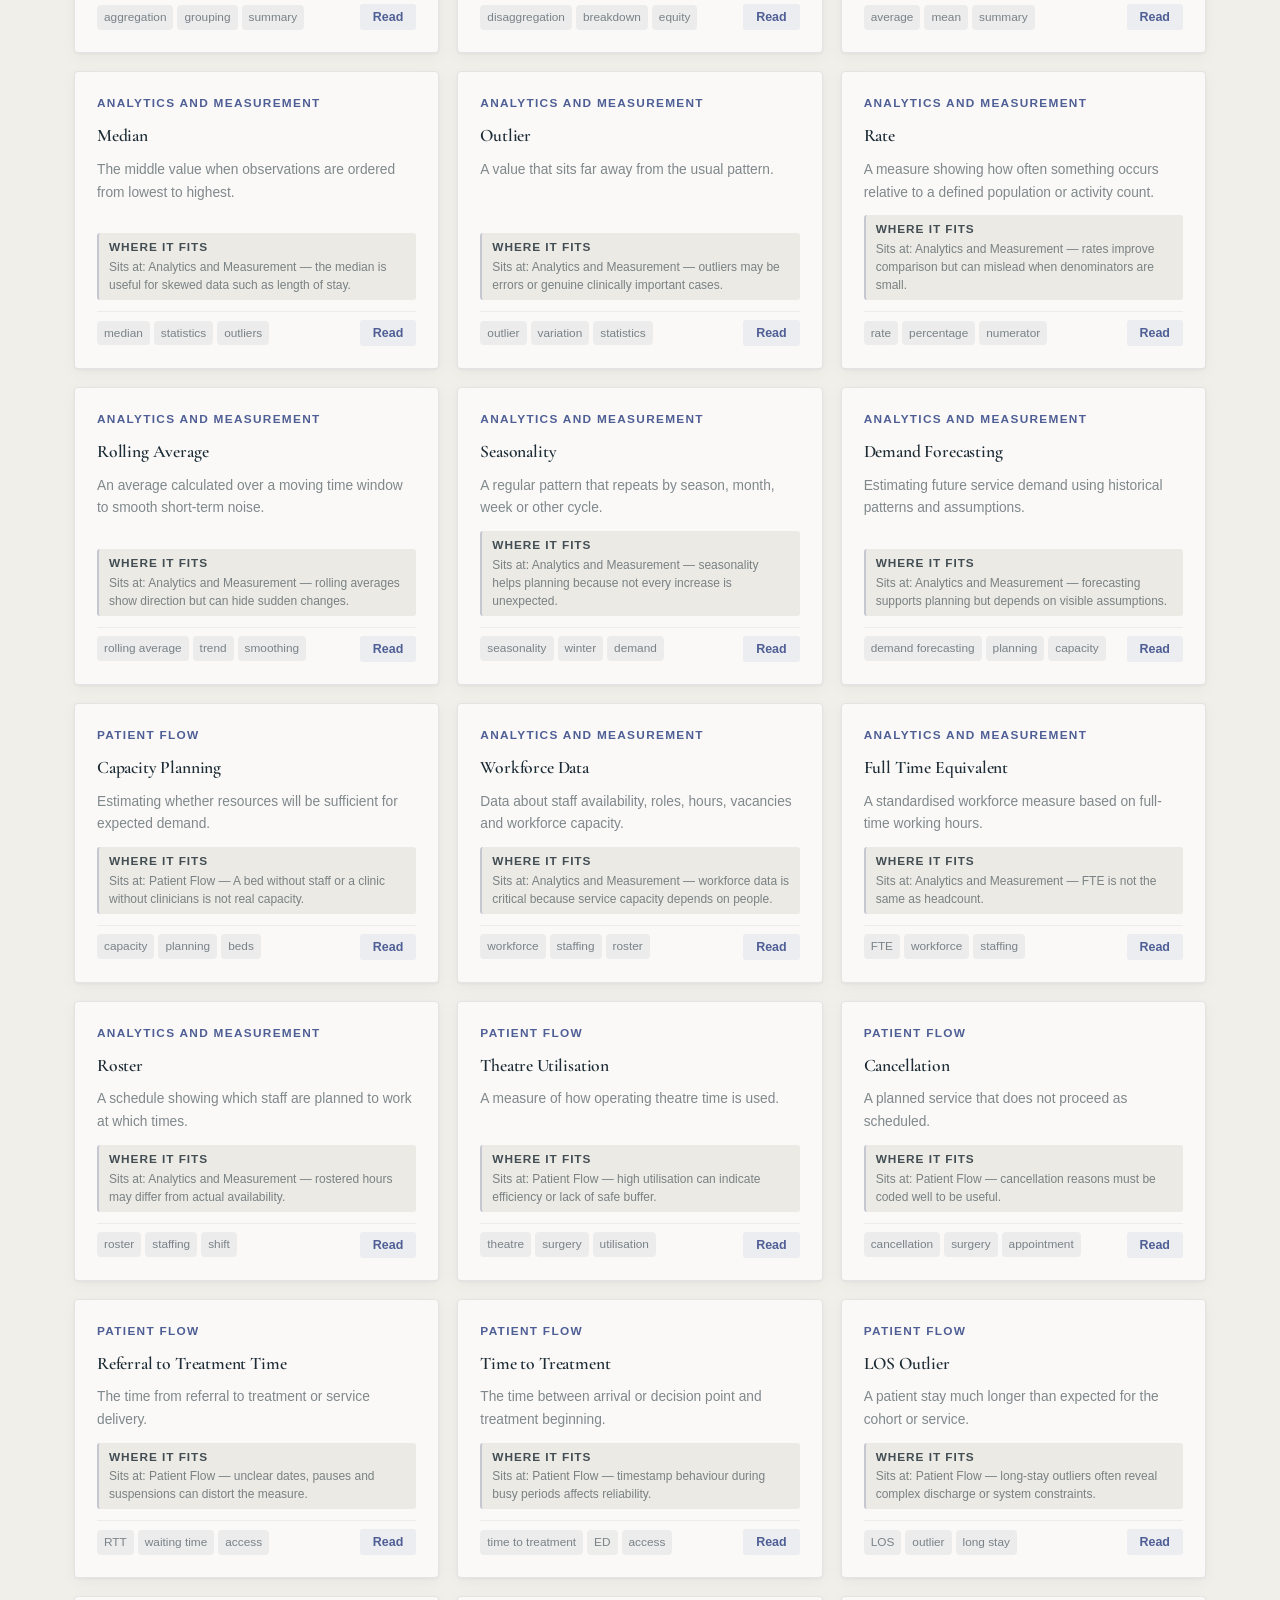
<file: apps/ledger.html>
<!DOCTYPE html>
<html lang="en">
<head>
<meta charset="UTF-8">
<meta name="viewport" content="width=device-width, initial-scale=1.0">
<title>Ledger — Health Data Glossary</title>
<link href="https://fonts.googleapis.com/css2?family=Cormorant+Garamond:wght@300;400;600&family=DM+Mono:wght@300;400&display=swap" rel="stylesheet">
<link rel="stylesheet" href="../assets/css/tokens.css">
<style>
  :root {
    /* Ledger previously shared #4a9e9e with Initiative Tracker — now
       sourced from tokens.css's distinct --accent-ledger indigo. */
    --accent: var(--accent-ledger);
    --accent-hover: var(--accent-ledger-hover);
    --accent-light: rgba(var(--accent-ledger-rgb), 0.08);
    --accent-mid: rgba(var(--accent-ledger-rgb), var(--accent-mid-opacity));
    --tag-bg: rgba(var(--border-rgb), 0.06);
    --tag-ink: rgba(var(--ink-rgb), 0.55);
    --card-shadow: 0 1px 3px rgba(28,43,53,.06), 0 4px 16px rgba(28,43,53,.04);
    --card-shadow-hover: 0 4px 12px rgba(28,43,53,.1), 0 12px 40px rgba(28,43,53,.07);
  }

  *, *::before, *::after { box-sizing: border-box; margin: 0; padding: 0; }
  html { font-size: 16px; scroll-behavior: smooth; }
  body {
    font-family: -apple-system, BlinkMacSystemFont, 'Segoe UI', 'Helvetica Neue', Arial, sans-serif;
    background: var(--bg);
    color: var(--ink);
    line-height: 1.6;
    -webkit-font-smoothing: antialiased;
  }
  a { color: var(--accent); text-decoration: none; }
  .page-wrap { max-width: 1180px; margin: 0 auto; padding: 0 24px; }

  .site-header {
    background: var(--surface);
    border-bottom: 1px solid var(--border);
    padding: 16px 0;
    position: sticky;
    top: 0;
    z-index: 100;
  }
  .header-inner { display: flex; align-items: center; justify-content: space-between; gap: 20px; }
  .header-left { display: flex; align-items: center; gap: 20px; }
  .site-logo {
    font-size: 1.2rem;
    font-weight: 700;
    color: var(--ink);
    letter-spacing: -.03em;
    white-space: nowrap;
    flex-shrink: 0;
    cursor: pointer;
    font-family: var(--font-serif);
  }
  .site-logo span { color: var(--accent); }
  .header-tagline {
    font-size: .76rem;
    color: var(--ink-3);
    border-left: 1px solid var(--border);
    padding-left: 16px;
    line-height: 1.4;
    display: none;
  }
  @media (min-width: 600px) { .header-tagline { display: block; } }
  .header-right { display: flex; align-items: center; gap: 10px; flex-shrink: 0; }

  .random-btn, .filter-mobile-trigger {
    display: flex;
    align-items: center;
    gap: 6px;
    font-size: .72rem;
    font-family: var(--font-mono);
    letter-spacing: 0.1em;
    color: var(--ink-3);
    background: none;
    border: 1px solid var(--border);
    padding: 5px 10px;
    border-radius: 2px;
    cursor: pointer;
    transition: color var(--tr), border-color var(--tr), background var(--tr);
    white-space: nowrap;
  }
  .random-btn:hover, .filter-mobile-trigger:hover { color: var(--accent); border-color: var(--accent); background: var(--accent-light); }

  .hero {
    padding: 20px 0 18px;
    border-bottom: 1px solid var(--border-soft);
  }
  .hero-inner { display: flex; align-items: center; justify-content: space-between; gap: 2rem; flex-wrap: wrap; }
  .hero-search { display: flex; align-items: center; gap: 10px; width: 100%; }
  .search-wrap { position: relative; flex: 1; max-width: 520px; }
  .search-icon {
    position: absolute;
    left: 13px;
    top: 50%;
    transform: translateY(-50%);
    color: var(--ink-3);
    pointer-events: none;
    width: 15px;
    height: 15px;
  }
  #search-input {
    width: 100%;
    padding: 10px 38px 10px 38px;
    border: 1px solid var(--border);
    border-radius: var(--radius-sm);
    font-size: .93rem;
    background: var(--surface);
    color: var(--ink);
    outline: none;
    transition: border-color var(--tr), box-shadow var(--tr);
  }
  #search-input:focus { border-color: var(--accent); box-shadow: 0 0 0 3px var(--accent-light); }
  #search-input::placeholder { color: var(--ink-3); }
  #clear-search {
    position: absolute;
    right: 9px;
    top: 50%;
    transform: translateY(-50%);
    background: none;
    border: none;
    cursor: pointer;
    color: var(--ink-3);
    padding: 4px;
    display: none;
  }
  #clear-search.visible { display: block; }

  .controls-bar {
    padding: 20px 0 14px;
    background: var(--bg);
    position: sticky;
    top: 57px;
    z-index: 90;
    border-bottom: 1px solid var(--border-soft);
  }
  .filter-row { display: flex; flex-wrap: wrap; gap: 6px; }
  .filter-btn {
    padding: 5px 13px;
    border-radius: 100px;
    border: 1.5px solid var(--border);
    background: var(--surface);
    color: var(--ink-2);
    font-size: .79rem;
    font-weight: 500;
    cursor: pointer;
    transition: all var(--tr);
    white-space: nowrap;
  }
  .filter-btn:hover { border-color: var(--accent); color: var(--accent); background: var(--accent-light); }
  .filter-btn.active { background: var(--accent); border-color: var(--accent); color: var(--on-accent); }

  .library-section { padding: 28px 0 80px; }
  .card-grid { display: grid; grid-template-columns: repeat(3, 1fr); gap: 18px; }
  @media (max-width: 900px) { .card-grid { grid-template-columns: repeat(2, 1fr); } }
  @media (max-width: 580px) { .card-grid { grid-template-columns: 1fr; } }

  @keyframes cardIn { from { opacity: 0; transform: translateY(14px); } to { opacity: 1; transform: translateY(0); } }
  .article-card {
    background: var(--surface);
    border: 1px solid var(--border);
    border-radius: var(--radius);
    padding: 22px;
    cursor: pointer;
    transition: box-shadow var(--tr), transform var(--tr), border-color var(--tr);
    display: flex;
    flex-direction: column;
    gap: 11px;
    box-shadow: var(--card-shadow);
    animation: cardIn .28s ease both;
  }
  .article-card:hover { box-shadow: var(--card-shadow-hover); transform: translateY(-3px); border-color: var(--accent-mid); }
  .article-card.featured { grid-column: span 2; flex-direction: row; gap: 28px; padding: 28px; }
  .article-card.featured .card-main { flex: 1; display: flex; flex-direction: column; gap: 11px; }
  .article-card.featured .card-aside { display: flex; flex-direction: column; justify-content: flex-end; gap: 10px; flex-shrink: 0; width: 200px; }
  @media (max-width: 900px) {
    .article-card.featured { grid-column: span 1; flex-direction: column; }
    .article-card.featured .card-aside { width: auto; }
  }
  .card-category {
    font-size: .74rem;
    font-weight: 700;
    letter-spacing: .11em;
    text-transform: uppercase;
    color: var(--accent);
  }
  .card-title {
    font-size: 1.1rem;
    font-weight: 600;
    line-height: 1.35;
    color: var(--ink);
    font-family: var(--font-serif);
    letter-spacing: -.01em;
  }
  .article-card.featured .card-title { font-size: 1.4rem; }
  .card-summary { font-size: .86rem; color: rgba(var(--ink-rgb),0.55); line-height: 1.65; flex: 1; }
  .card-stack {
    font-size: .75rem;
    color: var(--ink-3);
    background: var(--surface-alt);
    border-radius: var(--radius-sm);
    padding: 6px 10px;
    border-left: 2px solid var(--accent-mid);
    line-height: 1.5;
  }
  .card-stack-label {
    font-weight: 700;
    color: var(--ink-2);
    display: block;
    margin-bottom: 1px;
    font-size: .74rem;
    text-transform: uppercase;
    letter-spacing: .08em;
  }
  .card-footer { display: flex; align-items: center; justify-content: space-between; padding-top: 8px; border-top: 1px solid var(--border-soft); gap: 8px; flex-wrap: wrap; }
  .card-tags { display: flex; flex-wrap: wrap; gap: 4px; }
  .tag { background: var(--tag-bg); color: var(--tag-ink); font-size: .74rem; padding: 3px 7px; border-radius: 4px; font-weight: 500; }
  .card-read-btn {
    font-size: .78rem;
    font-weight: 600;
    color: var(--accent);
    background: var(--accent-light);
    border: none;
    padding: 6px 13px;
    border-radius: var(--radius-sm);
    cursor: pointer;
    white-space: nowrap;
  }
  .featured-badge {
    display: inline-flex;
    font-size: .74rem;
    font-weight: 700;
    letter-spacing: .1em;
    text-transform: uppercase;
    color: var(--accent);
    background: var(--accent-light);
    border: 1px solid var(--accent-mid);
    padding: 3px 10px;
    border-radius: 100px;
  }

  .empty-state { text-align: center; padding: 80px 24px; display: none; grid-column: 1 / -1; }
  .empty-state.visible { display: block; }
  .empty-state h3 { font-size: 1.05rem; color: var(--ink-2); margin-bottom: 6px; font-family: var(--font-serif); }
  .empty-state p { font-size: .88rem; color: var(--ink-3); margin-bottom: 20px; }
  .empty-reset-btn {
    font-size: .82rem;
    font-weight: 600;
    color: var(--accent);
    background: var(--accent-light);
    border: 1.5px solid var(--accent-mid);
    padding: 8px 20px;
    border-radius: 100px;
    cursor: pointer;
  }

  #article-view { display: none; min-height: 100vh; background: var(--bg); }
  #article-view.active { display: block; animation: fadeSlideIn .22s ease both; }
  #library-view.hidden { display: none; }
  @keyframes fadeSlideIn { from { opacity: 0; transform: translateY(10px); } to { opacity: 1; transform: translateY(0); } }
  .article-progress-bar { position: fixed; top: 0; left: 0; height: 3px; background: var(--accent); z-index: 200; }
  .article-header-bar { background: var(--surface); border-bottom: 1px solid var(--border); padding: 13px 0; position: sticky; top: 0; z-index: 100; }
  .article-header-inner { display: flex; align-items: center; justify-content: space-between; gap: 16px; }
  .back-btn {
    display: flex;
    align-items: center;
    gap: 7px;
    font-size: .86rem;
    font-weight: 600;
    color: var(--accent);
    background: none;
    border: none;
    cursor: pointer;
    padding: 6px 10px;
    border-radius: var(--radius-sm);
  }
  .article-body-wrap { max-width: 720px; margin: 0 auto; padding: 52px 24px 96px; }
  .article-category {
    font-size: .74rem;
    font-weight: 700;
    letter-spacing: .13em;
    text-transform: uppercase;
    color: var(--accent);
    margin-bottom: 14px;
  }
  .article-title {
    font-size: clamp(1.65rem, 4vw, 2.5rem);
    font-weight: 700;
    line-height: 1.18;
    letter-spacing: -.035em;
    color: var(--ink);
    font-family: var(--font-serif);
    margin-bottom: 20px;
  }
  .article-meta-row { display: flex; align-items: center; gap: 10px; flex-wrap: wrap; margin-bottom: 24px; padding-bottom: 22px; border-bottom: 1px solid var(--border-soft); }
  .article-tags { display: flex; flex-wrap: wrap; gap: 5px; }
  .article-stack-box {
    background: var(--accent-light);
    border: 1px solid var(--accent-mid);
    border-radius: var(--radius-sm);
    padding: 13px 17px;
    margin-bottom: 32px;
    font-size: .84rem;
    color: var(--ink-2);
    line-height: 1.55;
  }
  .article-stack-box strong { color: var(--accent); font-weight: 600; }
  .article-content { font-size: 1rem; line-height: 1.82; color: var(--ink-2); }
  .article-content h2 {
    font-size: 1.22rem;
    font-weight: 700;
    color: var(--ink);
    margin: 40px 0 14px;
    letter-spacing: -.02em;
    font-family: var(--font-serif);
    padding-bottom: 8px;
    border-bottom: 1px solid var(--border-soft);
  }
  .article-content p { margin-bottom: 18px; }
  .article-content blockquote {
    border-left: 3px solid var(--accent);
    margin: 28px 0;
    padding: 14px 20px;
    background: var(--accent-light);
    border-radius: 0 var(--radius-sm) var(--radius-sm) 0;
    font-style: italic;
    color: var(--ink-2);
    font-size: .97rem;
  }
  .related-section { margin-top: 60px; padding-top: 32px; border-top: 1px solid var(--border); }
  .related-heading { font-size: .72rem; font-weight: 700; letter-spacing: .13em; text-transform: uppercase; color: var(--ink-3); margin-bottom: 16px; }
  .related-grid { display: grid; grid-template-columns: repeat(auto-fill, minmax(210px, 1fr)); gap: 12px; }
  .related-card { background: var(--surface); border: 1px solid var(--border); border-radius: var(--radius-sm); padding: 15px; cursor: pointer; }
  .related-card-category { font-size: .74rem; font-weight: 700; letter-spacing: .1em; text-transform: uppercase; color: var(--accent); margin-bottom: 5px; }
  .related-card-title { font-size: .88rem; font-weight: 600; color: var(--ink); line-height: 1.35; font-family: var(--font-serif); }

  .site-footer { border-top: 1px solid var(--border); padding: 24px 0; font-size: .8rem; color: var(--ink-3); }
  .footer-inner { display: flex; align-items: center; justify-content: space-between; flex-wrap: wrap; gap: 10px; }

  @media (max-width: 640px) {
    .hero { padding: 24px 0 20px; }
    .controls-bar { top: 53px; }
    .filter-row { overflow-x: auto; flex-wrap: nowrap; padding-bottom: 4px; }
    .hero-search { flex-wrap: wrap; }
    .search-wrap { max-width: none; min-width: 100%; }
  }
</style>
</head>
<body>

<div class="article-progress-bar" id="progress-bar"></div>

<header class="site-header">
  <div class="page-wrap">
    <div class="header-inner">
      <div class="header-left">
        <div class="site-logo" id="logo-home" tabindex="0" role="button" aria-label="Return to library">Ledger<span>.</span></div>
        <div class="header-tagline">A mechanics-first reference library — <strong>214 essential concepts</strong> in health data, clinical systems, and reporting infrastructure.</div>
      </div>
    </div>
  </div>
</header>

<div id="library-view">
  <section class="hero">
    <div class="page-wrap">
      <div class="hero-inner">
        <div class="hero-search">
          <div class="search-wrap">
            <svg class="search-icon" viewBox="0 0 20 20" fill="none" stroke="currentColor" stroke-width="2">
              <circle cx="8.5" cy="8.5" r="5.5"/><path d="M15 15l-3.5-3.5"/>
            </svg>
            <input type="search" id="search-input" placeholder="Search health data concepts, tags, categories..." autocomplete="off" spellcheck="false" aria-label="Search concepts">
            <button id="clear-search" aria-label="Clear search">×</button>
          </div>
          <button class="random-btn" id="random-btn" aria-label="Open a random concept">Random</button>
        </div>
      </div>
    </div>
  </section>

  <div class="controls-bar">
    <div class="page-wrap">
      <div class="filter-row" id="filter-row" role="group" aria-label="Category filters"></div>
    </div>
  </div>

  <section class="library-section">
    <div class="page-wrap">
      <div class="card-grid" id="card-grid">
        <div class="empty-state" id="empty-state">
          <h3>No concepts found</h3>
          <p>Try adjusting your search or clearing the active filter.</p>
          <button class="empty-reset-btn" id="empty-reset-btn">Clear all filters</button>
        </div>
      </div>
    </div>
  </section>
</div>

<div id="article-view">
  <div class="article-header-bar">
    <div class="page-wrap">
      <div class="article-header-inner">
        <button class="back-btn" id="back-btn" aria-label="Back to library">‹ Library</button>
        <button class="random-btn" id="random-btn-article" aria-label="Open a random concept">Random</button>
      </div>
    </div>
  </div>
  <div class="article-body-wrap" id="article-body-wrap"></div>
</div>

<footer class="site-footer">
  <div class="page-wrap">
    <div class="footer-inner">
      <span>Ledger — Educational reference library. No clinical advice. Does not replace clinician judgement.</span>
      <span>Open the file in any browser. No build step, no backend.</span>
    </div>
  </div>
</footer>

<script>
const ARTICLES = [
  {
    id: 1,
    title: "Patient Administration System",
    category: "Clinical Systems",
    tags: ["PAS", "registration", "admissions", "appointments"],
    readTime: "4 min",
    summary: "The administrative backbone that records registration, admissions, discharges, transfers, appointments and service activity.",
    stackNote: "Sits at: Clinical Systems — PAS data drives bed, waitlist, admission, discharge and activity reporting, but it reflects administrative workflow and needs validation.",
    body: `<h2>What it is</h2>
<p>The administrative backbone that records registration, admissions, discharges, transfers, appointments and service activity.</p>
<h2>How it works mechanically</h2>
<p>It creates the operational record of where the patient went, when they arrived, what service they used and when they left.</p>
<h2>Why it matters in healthcare data</h2>
<p>PAS data drives bed, waitlist, admission, discharge and activity reporting, but it reflects administrative workflow and needs validation.</p>`
  },
  {
    id: 2,
    title: "Electronic Medical Record",
    category: "Clinical Systems",
    tags: ["EMR", "clinical record", "orders", "observations"],
    readTime: "4 min",
    summary: "The digital clinical record used to document care, orders, results, notes and assessments.",
    stackNote: "Sits at: Clinical Systems — EMR data is close to clinical reality, but not all of it is clean enough for reporting without interpretation.",
    body: `<h2>What it is</h2>
<p>The digital clinical record used to document care, orders, results, notes and assessments.</p>
<h2>How it works mechanically</h2>
<p>It stores structured fields, forms and free text created during care by clinicians and related staff.</p>
<h2>Why it matters in healthcare data</h2>
<p>EMR data is close to clinical reality, but not all of it is clean enough for reporting without interpretation.</p>`
  },
  {
    id: 3,
    title: "Encounter",
    category: "Health Data Foundations",
    tags: ["encounter", "visit", "service contact", "activity"],
    readTime: "4 min",
    summary: "A recorded interaction between a patient and a health service.",
    stackNote: "Sits at: Health Data Foundations — encounter counts are useful only when the report is clear about whether it counts booked, attended, completed or funded contacts.",
    body: `<h2>What it is</h2>
<p>A recorded interaction between a patient and a health service.</p>
<h2>How it works mechanically</h2>
<p>A system creates an encounter for a visit, contact, appointment, presentation or episode depending on the service rules.</p>
<h2>Why it matters in healthcare data</h2>
<p>Encounter counts are useful only when the report is clear about whether it counts booked, attended, completed or funded contacts.</p>`
  },
  {
    id: 4,
    title: "Episode of Care",
    category: "Health Data Foundations",
    tags: ["episode", "care period", "admission", "separation"],
    readTime: "4 min",
    summary: "A defined period of care with a start and end point.",
    stackNote: "Sits at: Health Data Foundations — episodes frame length of stay, separations, readmissions, funding and admitted activity.",
    body: `<h2>What it is</h2>
<p>A defined period of care with a start and end point.</p>
<h2>How it works mechanically</h2>
<p>The episode begins at admission or service start and ends at discharge, transfer, death or a change in care type.</p>
<h2>Why it matters in healthcare data</h2>
<p>Episodes frame length of stay, separations, readmissions, funding and admitted activity.</p>`
  },
  {
    id: 5,
    title: "Medical Record Number",
    category: "Health Data Foundations",
    tags: ["MRN", "URN", "patient identifier", "linkage"],
    readTime: "4 min",
    summary: "A local identifier used to link records belonging to the same patient.",
    stackNote: "Sits at: Health Data Foundations — MRNs are essential for linkage but can be duplicated, missing or different across systems.",
    body: `<h2>What it is</h2>
<p>A local identifier used to link records belonging to the same patient.</p>
<h2>How it works mechanically</h2>
<p>Records are attached to the identifier so encounters, results, admissions and notes can be connected.</p>
<h2>Why it matters in healthcare data</h2>
<p>MRNs are essential for linkage but can be duplicated, missing or different across systems.</p>`
  },
  {
    id: 6,
    title: "Master Patient Index",
    category: "Health Data Foundations",
    tags: ["MPI", "patient matching", "identity", "duplicates"],
    readTime: "4 min",
    summary: "A system or process used to match patient records across identifiers and systems.",
    stackNote: "Sits at: Health Data Foundations — MPI quality affects patient safety, privacy and reporting because poor matching splits or wrongly merges histories.",
    body: `<h2>What it is</h2>
<p>A system or process used to match patient records across identifiers and systems.</p>
<h2>How it works mechanically</h2>
<p>It compares identifiers and demographics such as name, date of birth, sex and address to link records.</p>
<h2>Why it matters in healthcare data</h2>
<p>MPI quality affects patient safety, privacy and reporting because poor matching splits or wrongly merges histories.</p>`
  },
  {
    id: 7,
    title: "Duplicate Patient Record",
    category: "Data Quality and Governance",
    tags: ["duplicate", "identity", "data quality", "safety"],
    readTime: "4 min",
    summary: "A data quality issue where one person has more than one patient record.",
    stackNote: "Sits at: Data Quality and Governance — duplicates distort patient counts and can hide clinical history from the record being used.",
    body: `<h2>What it is</h2>
<p>A data quality issue where one person has more than one patient record.</p>
<h2>How it works mechanically</h2>
<p>The system treats each record as a separate person until records are linked or merged.</p>
<h2>Why it matters in healthcare data</h2>
<p>Duplicates distort patient counts and can hide clinical history from the record being used.</p>`
  },
  {
    id: 8,
    title: "Patient Identifier",
    category: "Health Data Foundations",
    tags: ["identifier", "MRN", "IHI", "identity"],
    readTime: "4 min",
    summary: "A value used to distinguish one patient from another in a system or dataset.",
    stackNote: "Sits at: Health Data Foundations — identifier quality determines whether patient-level linkage, counting and safety checks can be trusted.",
    body: `<h2>What it is</h2>
<p>A value used to distinguish one patient from another in a system or dataset.</p>
<h2>How it works mechanically</h2>
<p>Systems use identifiers to attach events, notes, results and claims to the correct person.</p>
<h2>Why it matters in healthcare data</h2>
<p>Identifier quality determines whether patient-level linkage, counting and safety checks can be trusted.</p>`
  },
  {
    id: 9,
    title: "Demographic Data",
    category: "Health Data Foundations",
    tags: ["demographics", "age", "sex", "address", "equity"],
    readTime: "4 min",
    summary: "Basic descriptive patient information such as age, sex, address, language and contact details.",
    stackNote: "Sits at: Health Data Foundations — demographics support identity matching, equity analysis and planning, but errors can distort service interpretation.",
    body: `<h2>What it is</h2>
<p>Basic descriptive patient information such as age, sex, address, language and contact details.</p>
<h2>How it works mechanically</h2>
<p>These fields are collected during registration, referral, admission or update processes.</p>
<h2>Why it matters in healthcare data</h2>
<p>Demographics support identity matching, equity analysis and planning, but errors can distort service interpretation.</p>`
  },
  {
    id: 10,
    title: "Referral",
    category: "Patient Flow",
    tags: ["referral", "access", "demand", "triage"],
    readTime: "4 min",
    summary: "A request for a patient to receive assessment, treatment or advice from another service.",
    stackNote: "Sits at: Patient Flow — referral data is an early demand signal, but written date, received date and accepted date mean different things.",
    body: `<h2>What it is</h2>
<p>A request for a patient to receive assessment, treatment or advice from another service.</p>
<h2>How it works mechanically</h2>
<p>The referral is received, registered, reviewed, triaged, accepted, rejected or redirected.</p>
<h2>Why it matters in healthcare data</h2>
<p>Referral data is an early demand signal, but written date, received date and accepted date mean different things.</p>`
  },
  {
    id: 11,
    title: "Waitlist",
    category: "Patient Flow",
    tags: ["waitlist", "waiting time", "access", "backlog"],
    readTime: "4 min",
    summary: "A record of patients waiting for care, assessment, procedure or appointment.",
    stackNote: "Sits at: Patient Flow — waitlists measure unmet or scheduled demand, but they are not always simple queues.",
    body: `<h2>What it is</h2>
<p>A record of patients waiting for care, assessment, procedure or appointment.</p>
<h2>How it works mechanically</h2>
<p>Patients are added, prioritised, suspended, booked, treated or removed according to service rules.</p>
<h2>Why it matters in healthcare data</h2>
<p>Waitlists measure unmet or scheduled demand, but they are not always simple queues.</p>`
  },
  {
    id: 12,
    title: "Elective Surgery Category",
    category: "Patient Flow",
    tags: ["elective surgery", "urgency", "planned care", "waiting time"],
    readTime: "4 min",
    summary: "An urgency classification used to prioritise planned surgery.",
    stackNote: "Sits at: Patient Flow — the category changes the meaning of waiting time and backlog pressure.",
    body: `<h2>What it is</h2>
<p>An urgency classification used to prioritise planned surgery.</p>
<h2>How it works mechanically</h2>
<p>A clinician assigns a category with a target treatment timeframe when the patient joins the list.</p>
<h2>Why it matters in healthcare data</h2>
<p>The category changes the meaning of waiting time and backlog pressure.</p>`
  },
  {
    id: 13,
    title: "Emergency Department Presentation",
    category: "Patient Flow",
    tags: ["ED", "presentation", "arrival", "emergency"],
    readTime: "4 min",
    summary: "A recorded visit to an emergency department.",
    stackNote: "Sits at: Patient Flow — ED presentation data is central to flow analysis because ED pressure often reflects whole-hospital pressure.",
    body: `<h2>What it is</h2>
<p>A recorded visit to an emergency department.</p>
<h2>How it works mechanically</h2>
<p>The record captures arrival, triage, treatment, departure and admission details.</p>
<h2>Why it matters in healthcare data</h2>
<p>ED presentation data is central to flow analysis because ED pressure often reflects whole-hospital pressure.</p>`
  },
  {
    id: 14,
    title: "Triage Category",
    category: "Patient Flow",
    tags: ["triage", "acuity", "urgency", "ED"],
    readTime: "4 min",
    summary: "An urgency category assigned to an emergency department patient.",
    stackNote: "Sits at: Patient Flow — triage is clinical judgement recorded as data, so variation may reflect acuity, practice or documentation.",
    body: `<h2>What it is</h2>
<p>An urgency category assigned to an emergency department patient.</p>
<h2>How it works mechanically</h2>
<p>A trained staff member assesses the patient and assigns a category linked to expected treatment timeframes.</p>
<h2>Why it matters in healthcare data</h2>
<p>Triage is clinical judgement recorded as data, so variation may reflect acuity, practice or documentation.</p>`
  },
  {
    id: 15,
    title: "Admitted Patient",
    category: "Patient Flow",
    tags: ["admitted", "inpatient", "episode", "bed"],
    readTime: "4 min",
    summary: "A patient formally admitted to hospital or an admitted care service.",
    stackNote: "Sits at: Patient Flow — admitted status affects funding, coding, occupancy, length of stay and performance reporting.",
    body: `<h2>What it is</h2>
<p>A patient formally admitted to hospital or an admitted care service.</p>
<h2>How it works mechanically</h2>
<p>Admission creates an admitted episode with care type, ward, treating unit and later separation details.</p>
<h2>Why it matters in healthcare data</h2>
<p>Admitted status affects funding, coding, occupancy, length of stay and performance reporting.</p>`
  },
  {
    id: 16,
    title: "Non-admitted Activity",
    category: "Patient Flow",
    tags: ["non-admitted", "outpatient", "community", "ambulatory"],
    readTime: "4 min",
    summary: "Healthcare delivered without formal hospital admission.",
    stackNote: "Sits at: Patient Flow — non-admitted reporting depends heavily on whether booked, attended, completed or billable activity is counted.",
    body: `<h2>What it is</h2>
<p>Healthcare delivered without formal hospital admission.</p>
<h2>How it works mechanically</h2>
<p>Systems record appointments, attendances, contacts, group sessions or other service events.</p>
<h2>Why it matters in healthcare data</h2>
<p>Non-admitted reporting depends heavily on whether booked, attended, completed or billable activity is counted.</p>`
  },
  {
    id: 17,
    title: "Separation",
    category: "Reporting and Funding",
    tags: ["separation", "discharge", "episode end", "activity"],
    readTime: "4 min",
    summary: "The formal end of an admitted episode of care.",
    stackNote: "Sits at: Reporting and Funding — separations are common activity units, but they do not always mean the patient physically left hospital.",
    body: `<h2>What it is</h2>
<p>The formal end of an admitted episode of care.</p>
<h2>How it works mechanically</h2>
<p>A separation occurs through discharge, transfer, death or change in care type.</p>
<h2>Why it matters in healthcare data</h2>
<p>Separations are common activity units, but they do not always mean the patient physically left hospital.</p>`
  },
  {
    id: 18,
    title: "Length of Stay",
    category: "Patient Flow",
    tags: ["LOS", "bed days", "admission", "discharge"],
    readTime: "4 min",
    summary: "The time a patient remains in a care setting or episode.",
    stackNote: "Sits at: Patient Flow — LOS affects bed capacity, cost, flow and discharge planning, and depends heavily on timestamp quality.",
    body: `<h2>What it is</h2>
<p>The time a patient remains in a care setting or episode.</p>
<h2>How it works mechanically</h2>
<p>It is calculated from start and end timestamps such as admission to separation or ED arrival to departure.</p>
<h2>Why it matters in healthcare data</h2>
<p>LOS affects bed capacity, cost, flow and discharge planning, and depends heavily on timestamp quality.</p>`
  },
  {
    id: 19,
    title: "Bed Occupancy",
    category: "Patient Flow",
    tags: ["bed occupancy", "capacity", "beds", "flow"],
    readTime: "4 min",
    summary: "The proportion of available bed capacity currently being used.",
    stackNote: "Sits at: Patient Flow — occupancy is only meaningful when the denominator is clear: physical, funded, open or staffed beds.",
    body: `<h2>What it is</h2>
<p>The proportion of available bed capacity currently being used.</p>
<h2>How it works mechanically</h2>
<p>It compares occupied beds with available beds at a point in time or over a period.</p>
<h2>Why it matters in healthcare data</h2>
<p>Occupancy is only meaningful when the denominator is clear: physical, funded, open or staffed beds.</p>`
  },
  {
    id: 20,
    title: "Bed Day",
    category: "Reporting and Funding",
    tags: ["bed day", "occupancy", "LOS", "inpatient"],
    readTime: "4 min",
    summary: "A unit representing one bed occupied for one day.",
    stackNote: "Sits at: Reporting and Funding — bed days show capacity consumption better than patient counts alone.",
    body: `<h2>What it is</h2>
<p>A unit representing one bed occupied for one day.</p>
<h2>How it works mechanically</h2>
<p>It is calculated from inpatient presence over time using admission, discharge and census rules.</p>
<h2>Why it matters in healthcare data</h2>
<p>Bed days show capacity consumption better than patient counts alone.</p>`
  },
  {
    id: 21,
    title: "Patient Flow",
    category: "Patient Flow",
    tags: ["flow", "ED", "beds", "discharge", "capacity"],
    readTime: "4 min",
    summary: "The movement of patients through services from arrival to discharge or transfer.",
    stackNote: "Sits at: Patient Flow — poor flow appears as ED crowding, bed shortages, cancelled surgery and discharge delays.",
    body: `<h2>What it is</h2>
<p>The movement of patients through services from arrival to discharge or transfer.</p>
<h2>How it works mechanically</h2>
<p>Flow is measured through timestamps, locations, queues, occupancy, delays and transitions.</p>
<h2>Why it matters in healthcare data</h2>
<p>Poor flow appears as ED crowding, bed shortages, cancelled surgery and discharge delays.</p>`
  },
  {
    id: 22,
    title: "Discharge Delay",
    category: "Patient Flow",
    tags: ["discharge", "delay", "barriers", "flow"],
    readTime: "4 min",
    summary: "A delay keeping a patient in care after they are ready or nearly ready to leave.",
    stackNote: "Sits at: Patient Flow — discharge delay affects bed availability and downstream flow, but documentation is often incomplete.",
    body: `<h2>What it is</h2>
<p>A delay keeping a patient in care after they are ready or nearly ready to leave.</p>
<h2>How it works mechanically</h2>
<p>Systems may record expected discharge date, medically ready flags or delay reasons.</p>
<h2>Why it matters in healthcare data</h2>
<p>Discharge delay affects bed availability and downstream flow, but documentation is often incomplete.</p>`
  },
  {
    id: 23,
    title: "Transfer",
    category: "Patient Flow",
    tags: ["transfer", "ward", "facility", "movement"],
    readTime: "4 min",
    summary: "The movement of a patient between locations, wards, services or facilities.",
    stackNote: "Sits at: Patient Flow — transfer timing affects ward occupancy, patient journey and handover reporting.",
    body: `<h2>What it is</h2>
<p>The movement of a patient between locations, wards, services or facilities.</p>
<h2>How it works mechanically</h2>
<p>Systems record source, destination and transfer time as movement events.</p>
<h2>Why it matters in healthcare data</h2>
<p>Transfer timing affects ward occupancy, patient journey and handover reporting.</p>`
  },
  {
    id: 24,
    title: "Ward",
    category: "Clinical Systems",
    tags: ["ward", "location", "unit", "beds"],
    readTime: "4 min",
    summary: "A hospital location or unit where patients receive care.",
    stackNote: "Sits at: Clinical Systems — ward reporting needs local context because ward names, use and capacity change over time.",
    body: `<h2>What it is</h2>
<p>A hospital location or unit where patients receive care.</p>
<h2>How it works mechanically</h2>
<p>Patients are assigned to wards through admission and transfer events.</p>
<h2>Why it matters in healthcare data</h2>
<p>Ward reporting needs local context because ward names, use and capacity change over time.</p>`
  },
  {
    id: 25,
    title: "Service Line",
    category: "Reporting and Funding",
    tags: ["service line", "specialty", "unit", "portfolio"],
    readTime: "4 min",
    summary: "A grouping of services used for management, reporting and accountability.",
    stackNote: "Sits at: Reporting and Funding — service line reporting helps leaders see demand and performance by responsibility area.",
    body: `<h2>What it is</h2>
<p>A grouping of services used for management, reporting and accountability.</p>
<h2>How it works mechanically</h2>
<p>Activity is mapped through wards, clinics, specialties, cost centres or business rules.</p>
<h2>Why it matters in healthcare data</h2>
<p>Service line reporting helps leaders see demand and performance by responsibility area.</p>`
  },
  {
    id: 26,
    title: "Treating Unit",
    category: "Clinical Systems",
    tags: ["treating unit", "clinical team", "specialty", "accountability"],
    readTime: "4 min",
    summary: "The clinical team or unit responsible for a patient’s care.",
    stackNote: "Sits at: Clinical Systems — treating unit separates responsibility from location, which matters when patients are outlying on another ward.",
    body: `<h2>What it is</h2>
<p>The clinical team or unit responsible for a patient’s care.</p>
<h2>How it works mechanically</h2>
<p>Systems record treating unit at admission, transfer or clinical responsibility updates.</p>
<h2>Why it matters in healthcare data</h2>
<p>Treating unit separates responsibility from location, which matters when patients are outlying on another ward.</p>`
  },
  {
    id: 27,
    title: "Outpatient Clinic",
    category: "Patient Flow",
    tags: ["outpatient", "clinic", "appointment", "non-admitted"],
    readTime: "4 min",
    summary: "A scheduled service where patients receive care without being admitted.",
    stackNote: "Sits at: Patient Flow — outpatient reporting depends on attendance status, modality and appointment definitions.",
    body: `<h2>What it is</h2>
<p>A scheduled service where patients receive care without being admitted.</p>
<h2>How it works mechanically</h2>
<p>The clinic system records referrals, appointments, attendance, provider, clinic type and outcome.</p>
<h2>Why it matters in healthcare data</h2>
<p>Outpatient reporting depends on attendance status, modality and appointment definitions.</p>`
  },
  {
    id: 28,
    title: "Did Not Attend",
    category: "Patient Flow",
    tags: ["DNA", "appointment", "outpatients", "access"],
    readTime: "4 min",
    summary: "An appointment status showing the patient did not attend as scheduled.",
    stackNote: "Sits at: Patient Flow — DNA rates can indicate access barriers, communication problems or booking inefficiency.",
    body: `<h2>What it is</h2>
<p>An appointment status showing the patient did not attend as scheduled.</p>
<h2>How it works mechanically</h2>
<p>The appointment system records attendance status after the appointment time passes.</p>
<h2>Why it matters in healthcare data</h2>
<p>DNA rates can indicate access barriers, communication problems or booking inefficiency.</p>`
  },
  {
    id: 29,
    title: "Telehealth",
    category: "Digital Health Transformation",
    tags: ["telehealth", "virtual care", "remote", "appointment"],
    readTime: "4 min",
    summary: "Care delivered remotely using phone, video or digital channels.",
    stackNote: "Sits at: Digital Health Transformation — telehealth changes access and modality reporting but does not change the underlying service type.",
    body: `<h2>What it is</h2>
<p>Care delivered remotely using phone, video or digital channels.</p>
<h2>How it works mechanically</h2>
<p>Systems may record modality, attendance, provider, duration and outcome.</p>
<h2>Why it matters in healthcare data</h2>
<p>Telehealth changes access and modality reporting but does not change the underlying service type.</p>`
  },
  {
    id: 30,
    title: "Virtual Ward",
    category: "Digital Health Transformation",
    tags: ["virtual ward", "remote monitoring", "hospital in the home", "capacity"],
    readTime: "4 min",
    summary: "A model where patients receive structured monitoring and clinical oversight outside a traditional ward.",
    stackNote: "Sits at: Digital Health Transformation — virtual wards move work into a different data shape rather than making the work disappear.",
    body: `<h2>What it is</h2>
<p>A model where patients receive structured monitoring and clinical oversight outside a traditional ward.</p>
<h2>How it works mechanically</h2>
<p>The model creates data about enrolment, observations, alerts, contacts, escalation and discharge.</p>
<h2>Why it matters in healthcare data</h2>
<p>Virtual wards move work into a different data shape rather than making the work disappear.</p>`
  },
  {
    id: 31,
    title: "Hospital in the Home",
    category: "Digital Health Transformation",
    tags: ["HITH", "home care", "admitted care", "virtual care"],
    readTime: "4 min",
    summary: "Admitted-level care delivered in the patient’s home.",
    stackNote: "Sits at: Digital Health Transformation — HITH can be admitted care without physical bed occupancy, which complicates activity and capacity interpretation.",
    body: `<h2>What it is</h2>
<p>Admitted-level care delivered in the patient’s home.</p>
<h2>How it works mechanically</h2>
<p>Care may include visits, monitoring, medication administration and clinical review.</p>
<h2>Why it matters in healthcare data</h2>
<p>HITH can be admitted care without physical bed occupancy, which complicates activity and capacity interpretation.</p>`
  },
  {
    id: 32,
    title: "Clinical Coding",
    category: "Reporting and Funding",
    tags: ["coding", "ICD-10-AM", "procedure", "diagnosis"],
    readTime: "4 min",
    summary: "The translation of clinical documentation into standard diagnosis and procedure codes.",
    stackNote: "Sits at: Reporting and Funding — coding affects funding, casemix, quality analysis and activity reporting.",
    body: `<h2>What it is</h2>
<p>The translation of clinical documentation into standard diagnosis and procedure codes.</p>
<h2>How it works mechanically</h2>
<p>Coders review the record after care and assign codes according to classification rules.</p>
<h2>Why it matters in healthcare data</h2>
<p>Coding affects funding, casemix, quality analysis and activity reporting.</p>`
  },
  {
    id: 33,
    title: "ICD-10-AM",
    category: "Reporting and Funding",
    tags: ["ICD-10-AM", "diagnosis", "classification", "coding"],
    readTime: "4 min",
    summary: "The Australian modification of the international diagnosis classification used for coded hospital data.",
    stackNote: "Sits at: Reporting and Funding — ICD-10-AM standardises diagnoses but reflects documentation and coding rules, not raw clinical truth.",
    body: `<h2>What it is</h2>
<p>The Australian modification of the international diagnosis classification used for coded hospital data.</p>
<h2>How it works mechanically</h2>
<p>Coders assign diagnosis codes based on clinical documentation and coding standards.</p>
<h2>Why it matters in healthcare data</h2>
<p>ICD-10-AM standardises diagnoses but reflects documentation and coding rules, not raw clinical truth.</p>`
  },
  {
    id: 34,
    title: "ACHI",
    category: "Reporting and Funding",
    tags: ["ACHI", "procedure codes", "interventions", "coding"],
    readTime: "4 min",
    summary: "The Australian Classification of Health Interventions used to code procedures and interventions.",
    stackNote: "Sits at: Reporting and Funding — ACHI supports procedure analysis, funding and service planning.",
    body: `<h2>What it is</h2>
<p>The Australian Classification of Health Interventions used to code procedures and interventions.</p>
<h2>How it works mechanically</h2>
<p>Coders assign procedure and intervention codes from documented care.</p>
<h2>Why it matters in healthcare data</h2>
<p>ACHI supports procedure analysis, funding and service planning.</p>`
  },
  {
    id: 35,
    title: "AR-DRG",
    category: "Reporting and Funding",
    tags: ["AR-DRG", "DRG", "casemix", "funding"],
    readTime: "4 min",
    summary: "The Australian Refined Diagnosis Related Group classification used to group admitted episodes.",
    stackNote: "Sits at: Reporting and Funding — AR-DRGs help compare admitted activity by expected resource use.",
    body: `<h2>What it is</h2>
<p>The Australian Refined Diagnosis Related Group classification used to group admitted episodes.</p>
<h2>How it works mechanically</h2>
<p>A grouper uses diagnoses, procedures, age, discharge status and other details to assign a DRG.</p>
<h2>Why it matters in healthcare data</h2>
<p>AR-DRGs help compare admitted activity by expected resource use.</p>`
  },
  {
    id: 36,
    title: "Case Mix",
    category: "Reporting and Funding",
    tags: ["casemix", "complexity", "DRG", "resource use"],
    readTime: "4 min",
    summary: "The type and complexity of patients treated by a service.",
    stackNote: "Sits at: Reporting and Funding — case mix explains why the same patient count can require very different resources.",
    body: `<h2>What it is</h2>
<p>The type and complexity of patients treated by a service.</p>
<h2>How it works mechanically</h2>
<p>It is analysed using DRGs, diagnoses, procedures, age, comorbidities and care type.</p>
<h2>Why it matters in healthcare data</h2>
<p>Case mix explains why the same patient count can require very different resources.</p>`
  },
  {
    id: 37,
    title: "Activity Based Funding",
    category: "Reporting and Funding",
    tags: ["ABF", "funding", "activity", "NWAU"],
    readTime: "4 min",
    summary: "A funding model linking hospital funding to the volume and type of activity delivered.",
    stackNote: "Sits at: Reporting and Funding — ABF makes data quality financially important.",
    body: `<h2>What it is</h2>
<p>A funding model linking hospital funding to the volume and type of activity delivered.</p>
<h2>How it works mechanically</h2>
<p>Activity is classified, weighted and priced according to funding rules.</p>
<h2>Why it matters in healthcare data</h2>
<p>ABF makes data quality financially important.</p>`
  },
  {
    id: 38,
    title: "National Weighted Activity Unit",
    category: "Reporting and Funding",
    tags: ["NWAU", "weighted activity", "ABF", "resource use"],
    readTime: "4 min",
    summary: "A standard unit expressing hospital activity after adjustment for expected resource use.",
    stackNote: "Sits at: Reporting and Funding — NWAU is weighted activity, not raw volume.",
    body: `<h2>What it is</h2>
<p>A standard unit expressing hospital activity after adjustment for expected resource use.</p>
<h2>How it works mechanically</h2>
<p>Different care types and patient groups receive different weights.</p>
<h2>Why it matters in healthcare data</h2>
<p>NWAU is weighted activity, not raw volume.</p>`
  },
  {
    id: 39,
    title: "Cost Centre",
    category: "Reporting and Funding",
    tags: ["cost centre", "finance", "service", "costing"],
    readTime: "4 min",
    summary: "A finance grouping used to allocate costs to services, departments or activities.",
    stackNote: "Sits at: Reporting and Funding — cost centres do not always align neatly with clinical services, so mapping matters.",
    body: `<h2>What it is</h2>
<p>A finance grouping used to allocate costs to services, departments or activities.</p>
<h2>How it works mechanically</h2>
<p>Costs such as staff, supplies and overheads are assigned to finance structures.</p>
<h2>Why it matters in healthcare data</h2>
<p>Cost centres do not always align neatly with clinical services, so mapping matters.</p>`
  },
  {
    id: 40,
    title: "Activity",
    category: "Reporting and Funding",
    tags: ["activity", "volume", "services", "reporting"],
    readTime: "4 min",
    summary: "A count or measure of services delivered by a health organisation.",
    stackNote: "Sits at: Reporting and Funding — activity reporting requires clarity about the unit being counted.",
    body: `<h2>What it is</h2>
<p>A count or measure of services delivered by a health organisation.</p>
<h2>How it works mechanically</h2>
<p>Activity can be recorded as separations, encounters, appointments, bed days, NWAU, procedures or contacts.</p>
<h2>Why it matters in healthcare data</h2>
<p>Activity reporting requires clarity about the unit being counted.</p>`
  },
  {
    id: 41,
    title: "KPI",
    category: "Analytics and Measurement",
    tags: ["KPI", "performance", "target", "indicator"],
    readTime: "4 min",
    summary: "A key performance indicator used to monitor whether a service is meeting an objective.",
    stackNote: "Sits at: Analytics and Measurement — KPIs focus attention but can distort behaviour if poorly designed.",
    body: `<h2>What it is</h2>
<p>A key performance indicator used to monitor whether a service is meeting an objective.</p>
<h2>How it works mechanically</h2>
<p>A KPI needs a definition, data source, calculation rule, target and reporting frequency.</p>
<h2>Why it matters in healthcare data</h2>
<p>KPIs focus attention but can distort behaviour if poorly designed.</p>`
  },
  {
    id: 42,
    title: "Numerator",
    category: "Analytics and Measurement",
    tags: ["numerator", "rate", "measure", "definition"],
    readTime: "4 min",
    summary: "The count of events or cases being measured in a rate or percentage.",
    stackNote: "Sits at: Analytics and Measurement — numerator errors come from vague event definitions.",
    body: `<h2>What it is</h2>
<p>The count of events or cases being measured in a rate or percentage.</p>
<h2>How it works mechanically</h2>
<p>The numerator must define the event, time window and inclusion rule.</p>
<h2>Why it matters in healthcare data</h2>
<p>Numerator errors come from vague event definitions.</p>`
  },
  {
    id: 43,
    title: "Denominator",
    category: "Analytics and Measurement",
    tags: ["denominator", "rate", "population", "definition"],
    readTime: "4 min",
    summary: "The eligible population or activity count underneath a rate or percentage.",
    stackNote: "Sits at: Analytics and Measurement — most bad indicators fail at the denominator.",
    body: `<h2>What it is</h2>
<p>The eligible population or activity count underneath a rate or percentage.</p>
<h2>How it works mechanically</h2>
<p>The denominator is created through inclusion and exclusion rules.</p>
<h2>Why it matters in healthcare data</h2>
<p>Most bad indicators fail at the denominator.</p>`
  },
  {
    id: 44,
    title: "Cohort",
    category: "Analytics and Measurement",
    tags: ["cohort", "population", "inclusion", "analysis"],
    readTime: "4 min",
    summary: "A defined group of patients, episodes or events selected for analysis.",
    stackNote: "Sits at: Analytics and Measurement — the result only applies to the cohort that was actually selected.",
    body: `<h2>What it is</h2>
<p>A defined group of patients, episodes or events selected for analysis.</p>
<h2>How it works mechanically</h2>
<p>A cohort is built using inclusion and exclusion criteria such as date, site, age or diagnosis.</p>
<h2>Why it matters in healthcare data</h2>
<p>The result only applies to the cohort that was actually selected.</p>`
  },
  {
    id: 45,
    title: "Baseline",
    category: "Analytics and Measurement",
    tags: ["baseline", "trend", "comparison", "before"],
    readTime: "4 min",
    summary: "The starting level used for comparison over time or against change.",
    stackNote: "Sits at: Analytics and Measurement — poor baselines make change look better or worse than it is.",
    body: `<h2>What it is</h2>
<p>The starting level used for comparison over time or against change.</p>
<h2>How it works mechanically</h2>
<p>A baseline may be a previous period, average month or pre-intervention level.</p>
<h2>Why it matters in healthcare data</h2>
<p>Poor baselines make change look better or worse than it is.</p>`
  },
  {
    id: 46,
    title: "Benchmark",
    category: "Analytics and Measurement",
    tags: ["benchmark", "comparison", "peer", "performance"],
    readTime: "4 min",
    summary: "A comparison point used to assess performance against another service, group or standard.",
    stackNote: "Sits at: Analytics and Measurement — benchmarking is only valid when definitions and context are comparable.",
    body: `<h2>What it is</h2>
<p>A comparison point used to assess performance against another service, group or standard.</p>
<h2>How it works mechanically</h2>
<p>Benchmarks compare a result with peers, averages, targets or standards.</p>
<h2>Why it matters in healthcare data</h2>
<p>Benchmarking is only valid when definitions and context are comparable.</p>`
  },
  {
    id: 47,
    title: "Data Quality Rule",
    category: "Data Quality and Governance",
    tags: ["data quality", "validation", "rule", "completeness"],
    readTime: "4 min",
    summary: "A defined test checking whether data meets an expected condition.",
    stackNote: "Sits at: Data Quality and Governance — good rules turn vague data concerns into measurable evidence.",
    body: `<h2>What it is</h2>
<p>A defined test checking whether data meets an expected condition.</p>
<h2>How it works mechanically</h2>
<p>Rules test completeness, validity, consistency, timeliness, uniqueness or plausibility.</p>
<h2>Why it matters in healthcare data</h2>
<p>Good rules turn vague data concerns into measurable evidence.</p>`
  },
  {
    id: 48,
    title: "Completeness",
    category: "Data Quality and Governance",
    tags: ["completeness", "missing data", "quality", "fields"],
    readTime: "4 min",
    summary: "A data quality dimension showing whether required information is present.",
    stackNote: "Sits at: Data Quality and Governance — completeness is the first quality check, not proof that the value is correct.",
    body: `<h2>What it is</h2>
<p>A data quality dimension showing whether required information is present.</p>
<h2>How it works mechanically</h2>
<p>Completeness is usually measured as the proportion of records with required fields populated.</p>
<h2>Why it matters in healthcare data</h2>
<p>Completeness is the first quality check, not proof that the value is correct.</p>`
  },
  {
    id: 49,
    title: "Validity",
    category: "Data Quality and Governance",
    tags: ["validity", "allowed values", "data quality", "format"],
    readTime: "4 min",
    summary: "A data quality dimension showing whether values follow allowed formats or codes.",
    stackNote: "Sits at: Data Quality and Governance — A valid value can still be clinically or operationally wrong.",
    body: `<h2>What it is</h2>
<p>A data quality dimension showing whether values follow allowed formats or codes.</p>
<h2>How it works mechanically</h2>
<p>Validity checks whether values sit within accepted lists, ranges or formats.</p>
<h2>Why it matters in healthcare data</h2>
<p>A valid value can still be clinically or operationally wrong.</p>`
  },
  {
    id: 50,
    title: "Consistency",
    category: "Data Quality and Governance",
    tags: ["consistency", "reconciliation", "quality", "logic"],
    readTime: "4 min",
    summary: "A data quality dimension showing whether related values agree with each other.",
    stackNote: "Sits at: Data Quality and Governance — contradictions often reveal workflow, mapping or interface problems.",
    body: `<h2>What it is</h2>
<p>A data quality dimension showing whether related values agree with each other.</p>
<h2>How it works mechanically</h2>
<p>Consistency rules compare fields within a record or across systems.</p>
<h2>Why it matters in healthcare data</h2>
<p>Contradictions often reveal workflow, mapping or interface problems.</p>`
  },
  {
    id: 51,
    title: "Timeliness",
    category: "Data Quality and Governance",
    tags: ["timeliness", "latency", "refresh", "late data"],
    readTime: "4 min",
    summary: "A data quality dimension showing whether data is available when needed.",
    stackNote: "Sits at: Data Quality and Governance — fast data and final data are often different products.",
    body: `<h2>What it is</h2>
<p>A data quality dimension showing whether data is available when needed.</p>
<h2>How it works mechanically</h2>
<p>Timeliness depends on documentation, coding, interfaces, extracts and refresh schedules.</p>
<h2>Why it matters in healthcare data</h2>
<p>Fast data and final data are often different products.</p>`
  },
  {
    id: 52,
    title: "Data Lineage",
    category: "Data Quality and Governance",
    tags: ["lineage", "traceability", "source", "transformation"],
    readTime: "4 min",
    summary: "The path data takes from source system to final report.",
    stackNote: "Sits at: Data Quality and Governance — lineage lets a team explain where a number came from.",
    body: `<h2>What it is</h2>
<p>The path data takes from source system to final report.</p>
<h2>How it works mechanically</h2>
<p>Lineage documents sources, extracts, joins, filters, transformations and outputs.</p>
<h2>Why it matters in healthcare data</h2>
<p>Lineage lets a team explain where a number came from.</p>`
  },
  {
    id: 53,
    title: "Data Dictionary",
    category: "Data Quality and Governance",
    tags: ["data dictionary", "metadata", "definitions", "fields"],
    readTime: "4 min",
    summary: "A reference explaining fields, definitions, formats and allowed values.",
    stackNote: "Sits at: Data Quality and Governance — A good dictionary prevents users from guessing what a field means.",
    body: `<h2>What it is</h2>
<p>A reference explaining fields, definitions, formats and allowed values.</p>
<h2>How it works mechanically</h2>
<p>It records names, sources, types, definitions, allowed values and calculation notes.</p>
<h2>Why it matters in healthcare data</h2>
<p>A good dictionary prevents users from guessing what a field means.</p>`
  },
  {
    id: 54,
    title: "Metadata",
    category: "Data Quality and Governance",
    tags: ["metadata", "data about data", "definitions", "governance"],
    readTime: "4 min",
    summary: "Information describing data, such as source, meaning, owner and refresh timing.",
    stackNote: "Sits at: Data Quality and Governance — without metadata, users guess and reports become fragile.",
    body: `<h2>What it is</h2>
<p>Information describing data, such as source, meaning, owner and refresh timing.</p>
<h2>How it works mechanically</h2>
<p>Metadata may sit in catalogues, dictionaries, schemas or report notes.</p>
<h2>Why it matters in healthcare data</h2>
<p>Without metadata, users guess and reports become fragile.</p>`
  },
  {
    id: 55,
    title: "Source of Truth",
    category: "Data Quality and Governance",
    tags: ["source of truth", "trusted source", "governance", "reporting"],
    readTime: "4 min",
    summary: "The agreed source used for a specific reporting purpose.",
    stackNote: "Sits at: Data Quality and Governance — A source of truth must be tied to a purpose, not used as a vague slogan.",
    body: `<h2>What it is</h2>
<p>The agreed source used for a specific reporting purpose.</p>
<h2>How it works mechanically</h2>
<p>Governance defines which system or dataset answers which question.</p>
<h2>Why it matters in healthcare data</h2>
<p>A source of truth must be tied to a purpose, not used as a vague slogan.</p>`
  },
  {
    id: 56,
    title: "Business Rule",
    category: "Data Quality and Governance",
    tags: ["business rule", "logic", "definition", "transformation"],
    readTime: "4 min",
    summary: "Agreed logic used to classify, calculate, include or exclude data.",
    stackNote: "Sits at: Data Quality and Governance — many reporting disputes are business rule disputes.",
    body: `<h2>What it is</h2>
<p>Agreed logic used to classify, calculate, include or exclude data.</p>
<h2>How it works mechanically</h2>
<p>Rules are implemented in SQL, BI models, spreadsheets, pipelines or manual processes.</p>
<h2>Why it matters in healthcare data</h2>
<p>Many reporting disputes are business rule disputes.</p>`
  },
  {
    id: 57,
    title: "Data Steward",
    category: "Data Quality and Governance",
    tags: ["data steward", "ownership", "accountability", "quality"],
    readTime: "4 min",
    summary: "A person responsible for meaning, quality and appropriate use of a data area.",
    stackNote: "Sits at: Data Quality and Governance — stewardship protects meaning, not just storage.",
    body: `<h2>What it is</h2>
<p>A person responsible for meaning, quality and appropriate use of a data area.</p>
<h2>How it works mechanically</h2>
<p>The steward reviews definitions, quality issues, rules and operational context.</p>
<h2>Why it matters in healthcare data</h2>
<p>Stewardship protects meaning, not just storage.</p>`
  },
  {
    id: 58,
    title: "Data Owner",
    category: "Data Quality and Governance",
    tags: ["data owner", "accountability", "governance", "decision rights"],
    readTime: "4 min",
    summary: "The accountable person or area with authority over a dataset or domain.",
    stackNote: "Sits at: Data Quality and Governance — ownership prevents definition drift and unresolved quality disputes.",
    body: `<h2>What it is</h2>
<p>The accountable person or area with authority over a dataset or domain.</p>
<h2>How it works mechanically</h2>
<p>The owner approves access, definitions, quality priorities and acceptable use.</p>
<h2>Why it matters in healthcare data</h2>
<p>Ownership prevents definition drift and unresolved quality disputes.</p>`
  },
  {
    id: 59,
    title: "Role Based Access Control",
    category: "Privacy and Access",
    tags: ["RBAC", "access", "permissions", "privacy"],
    readTime: "4 min",
    summary: "Access control based on role rather than ad hoc individual permission.",
    stackNote: "Sits at: Privacy and Access — RBAC supports privacy by limiting access to work need.",
    body: `<h2>What it is</h2>
<p>Access control based on role rather than ad hoc individual permission.</p>
<h2>How it works mechanically</h2>
<p>Users are assigned to roles with defined permissions for viewing, editing or exporting data.</p>
<h2>Why it matters in healthcare data</h2>
<p>RBAC supports privacy by limiting access to work need.</p>`
  },
  {
    id: 60,
    title: "Least Privilege",
    category: "Privacy and Access",
    tags: ["least privilege", "access", "security", "privacy"],
    readTime: "4 min",
    summary: "The principle that users should have only the access needed for their work.",
    stackNote: "Sits at: Privacy and Access — excess access increases privacy risk.",
    body: `<h2>What it is</h2>
<p>The principle that users should have only the access needed for their work.</p>
<h2>How it works mechanically</h2>
<p>Access is granted based on role need and removed when no longer required.</p>
<h2>Why it matters in healthcare data</h2>
<p>Excess access increases privacy risk.</p>`
  },
  {
    id: 61,
    title: "Audit Trail",
    category: "Privacy and Access",
    tags: ["audit trail", "logging", "access", "accountability"],
    readTime: "4 min",
    summary: "A record of who accessed or changed information and when.",
    stackNote: "Sits at: Privacy and Access — audit trails support accountability and investigation.",
    body: `<h2>What it is</h2>
<p>A record of who accessed or changed information and when.</p>
<h2>How it works mechanically</h2>
<p>Logs may record user, timestamp, patient, dataset, action and system location.</p>
<h2>Why it matters in healthcare data</h2>
<p>Audit trails support accountability and investigation.</p>`
  },
  {
    id: 62,
    title: "Consent",
    category: "Privacy and Access",
    tags: ["consent", "privacy", "patient rights", "data use"],
    readTime: "4 min",
    summary: "Permission for care, information sharing or a specific data use.",
    stackNote: "Sits at: Privacy and Access — consent must match the purpose and legal basis of the data use.",
    body: `<h2>What it is</h2>
<p>Permission for care, information sharing or a specific data use.</p>
<h2>How it works mechanically</h2>
<p>Consent may be recorded in forms, system flags, notes or policy processes.</p>
<h2>Why it matters in healthcare data</h2>
<p>Consent must match the purpose and legal basis of the data use.</p>`
  },
  {
    id: 63,
    title: "Secondary Use of Data",
    category: "Privacy and Access",
    tags: ["secondary use", "analytics", "research", "privacy"],
    readTime: "4 min",
    summary: "Using health data for a purpose other than direct care.",
    stackNote: "Sits at: Privacy and Access — the fact that data exists does not mean it can be reused freely.",
    body: `<h2>What it is</h2>
<p>Using health data for a purpose other than direct care.</p>
<h2>How it works mechanically</h2>
<p>Examples include reporting, planning, quality improvement, research and audit.</p>
<h2>Why it matters in healthcare data</h2>
<p>The fact that data exists does not mean it can be reused freely.</p>`
  },
  {
    id: 64,
    title: "De-identification",
    category: "Privacy and Access",
    tags: ["de-identification", "privacy", "re-identification", "sharing"],
    readTime: "4 min",
    summary: "Reducing the chance that a person can be identified from data.",
    stackNote: "Sits at: Privacy and Access — de-identification reduces risk but does not guarantee anonymity.",
    body: `<h2>What it is</h2>
<p>Reducing the chance that a person can be identified from data.</p>
<h2>How it works mechanically</h2>
<p>Methods include suppression, masking, aggregation, pseudonymisation and date shifting.</p>
<h2>Why it matters in healthcare data</h2>
<p>De-identification reduces risk but does not guarantee anonymity.</p>`
  },
  {
    id: 65,
    title: "Pseudonymisation",
    category: "Privacy and Access",
    tags: ["pseudonymisation", "privacy", "linkage", "identifier"],
    readTime: "4 min",
    summary: "Replacing direct identifiers with artificial values while preserving linkage.",
    stackNote: "Sits at: Privacy and Access — pseudonymised data can still be sensitive if enough detail remains.",
    body: `<h2>What it is</h2>
<p>Replacing direct identifiers with artificial values while preserving linkage.</p>
<h2>How it works mechanically</h2>
<p>The same person may keep the same pseudonym across records.</p>
<h2>Why it matters in healthcare data</h2>
<p>Pseudonymised data can still be sensitive if enough detail remains.</p>`
  },
  {
    id: 66,
    title: "Privacy Breach",
    category: "Privacy and Access",
    tags: ["privacy breach", "incident", "confidentiality", "access"],
    readTime: "4 min",
    summary: "Unauthorised or inappropriate access, use or disclosure of personal or health information.",
    stackNote: "Sits at: Privacy and Access — many privacy breaches are everyday workflow failures.",
    body: `<h2>What it is</h2>
<p>Unauthorised or inappropriate access, use or disclosure of personal or health information.</p>
<h2>How it works mechanically</h2>
<p>Breaches can occur through wrong recipients, excess access, misuse, lost files or unsafe exports.</p>
<h2>Why it matters in healthcare data</h2>
<p>Many privacy breaches are everyday workflow failures.</p>`
  },
  {
    id: 67,
    title: "Information Sharing",
    category: "Privacy and Access",
    tags: ["sharing", "privacy", "disclosure", "care coordination"],
    readTime: "4 min",
    summary: "Providing patient information to another person, team, organisation or system.",
    stackNote: "Sits at: Privacy and Access — sharing should be necessary, authorised and proportionate.",
    body: `<h2>What it is</h2>
<p>Providing patient information to another person, team, organisation or system.</p>
<h2>How it works mechanically</h2>
<p>Sharing may occur through interfaces, reports, referrals, secure messages or extracts.</p>
<h2>Why it matters in healthcare data</h2>
<p>Sharing should be necessary, authorised and proportionate.</p>`
  },
  {
    id: 68,
    title: "Data Minimisation",
    category: "Privacy and Access",
    tags: ["data minimisation", "privacy", "access", "sharing"],
    readTime: "4 min",
    summary: "Using or sharing only the data needed for the stated purpose.",
    stackNote: "Sits at: Privacy and Access — minimisation reduces harm if data is misdirected or misused.",
    body: `<h2>What it is</h2>
<p>Using or sharing only the data needed for the stated purpose.</p>
<h2>How it works mechanically</h2>
<p>Fields are reduced, grouped or removed when detail is unnecessary.</p>
<h2>Why it matters in healthcare data</h2>
<p>Minimisation reduces harm if data is misdirected or misused.</p>`
  },
  {
    id: 69,
    title: "Clinical Risk",
    category: "Safety and Outcomes",
    tags: ["clinical risk", "safety", "harm", "quality"],
    readTime: "4 min",
    summary: "The possibility that care, systems or decisions may lead to patient harm.",
    stackNote: "Sits at: Safety and Outcomes — data can flag risk but needs clinical context to explain it.",
    body: `<h2>What it is</h2>
<p>The possibility that care, systems or decisions may lead to patient harm.</p>
<h2>How it works mechanically</h2>
<p>Risk may be seen through incidents, outcomes, alerts, complaints, audits or reviews.</p>
<h2>Why it matters in healthcare data</h2>
<p>Data can flag risk but needs clinical context to explain it.</p>`
  },
  {
    id: 70,
    title: "Incident Reporting",
    category: "Safety and Outcomes",
    tags: ["incident", "safety", "risk", "governance"],
    readTime: "4 min",
    summary: "Recording events or near misses involving harm, risk or system failure.",
    stackNote: "Sits at: Safety and Outcomes — incident data reflects both safety events and reporting culture.",
    body: `<h2>What it is</h2>
<p>Recording events or near misses involving harm, risk or system failure.</p>
<h2>How it works mechanically</h2>
<p>Staff submit event details, location, severity, contributing factors and actions.</p>
<h2>Why it matters in healthcare data</h2>
<p>Incident data reflects both safety events and reporting culture.</p>`
  },
  {
    id: 71,
    title: "Hospital Acquired Complication",
    category: "Safety and Outcomes",
    tags: ["HAC", "complication", "quality", "safety"],
    readTime: "4 min",
    summary: "A complication occurring during hospital care and used for quality monitoring.",
    stackNote: "Sits at: Safety and Outcomes — HAC trends can reflect outcomes, documentation or coding changes.",
    body: `<h2>What it is</h2>
<p>A complication occurring during hospital care and used for quality monitoring.</p>
<h2>How it works mechanically</h2>
<p>HACs are often identified through coded data and classification rules.</p>
<h2>Why it matters in healthcare data</h2>
<p>HAC trends can reflect outcomes, documentation or coding changes.</p>`
  },
  {
    id: 72,
    title: "Sentinel Event",
    category: "Safety and Outcomes",
    tags: ["sentinel event", "serious harm", "safety", "review"],
    readTime: "4 min",
    summary: "A serious patient safety event requiring formal review.",
    stackNote: "Sits at: Safety and Outcomes — counts are not enough because narrative and contributing factors matter.",
    body: `<h2>What it is</h2>
<p>A serious patient safety event requiring formal review.</p>
<h2>How it works mechanically</h2>
<p>Events are recorded, escalated and investigated through governance processes.</p>
<h2>Why it matters in healthcare data</h2>
<p>Counts are not enough because narrative and contributing factors matter.</p>`
  },
  {
    id: 73,
    title: "Adverse Event",
    category: "Safety and Outcomes",
    tags: ["adverse event", "harm", "safety", "outcome"],
    readTime: "4 min",
    summary: "An event where harm occurs during or because of healthcare.",
    stackNote: "Sits at: Safety and Outcomes — detection method strongly affects the data.",
    body: `<h2>What it is</h2>
<p>An event where harm occurs during or because of healthcare.</p>
<h2>How it works mechanically</h2>
<p>Adverse events may be detected through incidents, coding, audits, complaints or reviews.</p>
<h2>Why it matters in healthcare data</h2>
<p>Detection method strongly affects the data.</p>`
  },
  {
    id: 74,
    title: "Near Miss",
    category: "Safety and Outcomes",
    tags: ["near miss", "safety", "incident", "prevention"],
    readTime: "4 min",
    summary: "An event that could have caused harm but did not.",
    stackNote: "Sits at: Safety and Outcomes — low near-miss reporting can mean under-reporting, not safety.",
    body: `<h2>What it is</h2>
<p>An event that could have caused harm but did not.</p>
<h2>How it works mechanically</h2>
<p>Near misses are usually reported through incident systems and reviewed for prevention.</p>
<h2>Why it matters in healthcare data</h2>
<p>Low near-miss reporting can mean under-reporting, not safety.</p>`
  },
  {
    id: 75,
    title: "Readmission",
    category: "Safety and Outcomes",
    tags: ["readmission", "quality", "return", "episode"],
    readTime: "4 min",
    summary: "A later admission following a previous discharge within a defined period.",
    stackNote: "Sits at: Safety and Outcomes — readmission can signal care gaps, complexity, planned care or disease progression.",
    body: `<h2>What it is</h2>
<p>A later admission following a previous discharge within a defined period.</p>
<h2>How it works mechanically</h2>
<p>The measure links a previous separation to a later admission for the same patient.</p>
<h2>Why it matters in healthcare data</h2>
<p>Readmission can signal care gaps, complexity, planned care or disease progression.</p>`
  },
  {
    id: 76,
    title: "Mortality Indicator",
    category: "Safety and Outcomes",
    tags: ["mortality", "outcomes", "risk adjustment", "quality"],
    readTime: "4 min",
    summary: "A measure related to deaths in a defined patient group or care setting.",
    stackNote: "Sits at: Safety and Outcomes — mortality indicators require careful interpretation because context matters.",
    body: `<h2>What it is</h2>
<p>A measure related to deaths in a defined patient group or care setting.</p>
<h2>How it works mechanically</h2>
<p>Mortality may be counted crudely or adjusted for risk and case mix.</p>
<h2>Why it matters in healthcare data</h2>
<p>Mortality indicators require careful interpretation because context matters.</p>`
  },
  {
    id: 77,
    title: "Risk Adjustment",
    category: "Analytics and Measurement",
    tags: ["risk adjustment", "case mix", "comparison", "outcomes"],
    readTime: "4 min",
    summary: "A method for fairer comparison by accounting for patient complexity and risk factors.",
    stackNote: "Sits at: Analytics and Measurement — risk adjustment improves fairness but depends on available data and assumptions.",
    body: `<h2>What it is</h2>
<p>A method for fairer comparison by accounting for patient complexity and risk factors.</p>
<h2>How it works mechanically</h2>
<p>Models adjust for variables such as age, diagnosis, comorbidities or severity.</p>
<h2>Why it matters in healthcare data</h2>
<p>Risk adjustment improves fairness but depends on available data and assumptions.</p>`
  },
  {
    id: 78,
    title: "Clinical Variation",
    category: "Safety and Outcomes",
    tags: ["variation", "quality", "practice", "benchmarking"],
    readTime: "4 min",
    summary: "Differences in care patterns, outcomes or resource use across groups.",
    stackNote: "Sits at: Safety and Outcomes — some variation is warranted and some may indicate access or quality issues.",
    body: `<h2>What it is</h2>
<p>Differences in care patterns, outcomes or resource use across groups.</p>
<h2>How it works mechanically</h2>
<p>Analysts compare procedures, prescribing, LOS, outcomes or complications across services.</p>
<h2>Why it matters in healthcare data</h2>
<p>Some variation is warranted and some may indicate access or quality issues.</p>`
  },
  {
    id: 79,
    title: "Outcome Measure",
    category: "Safety and Outcomes",
    tags: ["outcome", "measure", "quality", "patient result"],
    readTime: "4 min",
    summary: "A measure of what happened to the patient after or during care.",
    stackNote: "Sits at: Safety and Outcomes — outcomes are meaningful but harder to interpret than activity counts.",
    body: `<h2>What it is</h2>
<p>A measure of what happened to the patient after or during care.</p>
<h2>How it works mechanically</h2>
<p>Outcome measures need a cohort, time window, event definition and data source.</p>
<h2>Why it matters in healthcare data</h2>
<p>Outcomes are meaningful but harder to interpret than activity counts.</p>`
  },
  {
    id: 80,
    title: "Process Measure",
    category: "Analytics and Measurement",
    tags: ["process measure", "quality", "workflow", "indicator"],
    readTime: "4 min",
    summary: "A measure of whether a care process happened as expected.",
    stackNote: "Sits at: Analytics and Measurement — process measures are actionable but can become checkbox measures.",
    body: `<h2>What it is</h2>
<p>A measure of whether a care process happened as expected.</p>
<h2>How it works mechanically</h2>
<p>Examples include assessment completed, screening done or follow-up booked.</p>
<h2>Why it matters in healthcare data</h2>
<p>Process measures are actionable but can become checkbox measures.</p>`
  },
  {
    id: 81,
    title: "Structure Measure",
    category: "Analytics and Measurement",
    tags: ["structure measure", "capacity", "staffing", "resources"],
    readTime: "4 min",
    summary: "A measure of resources, infrastructure or capability available to provide care.",
    stackNote: "Sits at: Analytics and Measurement — structure measures explain whether the service had capacity to deliver.",
    body: `<h2>What it is</h2>
<p>A measure of resources, infrastructure or capability available to provide care.</p>
<h2>How it works mechanically</h2>
<p>Examples include staffed beds, workforce, equipment and clinic sessions.</p>
<h2>Why it matters in healthcare data</h2>
<p>Structure measures explain whether the service had capacity to deliver.</p>`
  },
  {
    id: 82,
    title: "Patient Reported Outcome Measure",
    category: "Safety and Outcomes",
    tags: ["PROM", "patient reported", "outcome", "quality"],
    readTime: "4 min",
    summary: "A measure where patients report their own health status, symptoms or function.",
    stackNote: "Sits at: Safety and Outcomes — PROMs add the patient view but depend on response rates and timing.",
    body: `<h2>What it is</h2>
<p>A measure where patients report their own health status, symptoms or function.</p>
<h2>How it works mechanically</h2>
<p>Patients complete structured questionnaires before, during or after care.</p>
<h2>Why it matters in healthcare data</h2>
<p>PROMs add the patient view but depend on response rates and timing.</p>`
  },
  {
    id: 83,
    title: "Patient Reported Experience Measure",
    category: "Safety and Outcomes",
    tags: ["PREM", "experience", "patient feedback", "quality"],
    readTime: "4 min",
    summary: "A measure where patients report their experience of care.",
    stackNote: "Sits at: Safety and Outcomes — PREMs show care experience, but response bias matters.",
    body: `<h2>What it is</h2>
<p>A measure where patients report their experience of care.</p>
<h2>How it works mechanically</h2>
<p>Surveys capture communication, respect, access, involvement and coordination.</p>
<h2>Why it matters in healthcare data</h2>
<p>PREMs show care experience, but response bias matters.</p>`
  },
  {
    id: 84,
    title: "Dashboard Metric",
    category: "Analytics and Measurement",
    tags: ["dashboard", "metric", "definition", "KPI"],
    readTime: "4 min",
    summary: "A number or indicator shown in a dashboard to support monitoring or decisions.",
    stackNote: "Sits at: Analytics and Measurement — A metric without a visible definition is dangerous.",
    body: `<h2>What it is</h2>
<p>A number or indicator shown in a dashboard to support monitoring or decisions.</p>
<h2>How it works mechanically</h2>
<p>It is calculated using source data, filters, time periods, exclusions and business rules.</p>
<h2>Why it matters in healthcare data</h2>
<p>A metric without a visible definition is dangerous.</p>`
  },
  {
    id: 85,
    title: "Operational Dashboard",
    category: "Analytics and Measurement",
    tags: ["operational dashboard", "daily reporting", "flow", "monitoring"],
    readTime: "4 min",
    summary: "A dashboard used to support current or near-current operational decisions.",
    stackNote: "Sits at: Analytics and Measurement — operational dashboards should help people decide what to do next.",
    body: `<h2>What it is</h2>
<p>A dashboard used to support current or near-current operational decisions.</p>
<h2>How it works mechanically</h2>
<p>It refreshes recent data and presents service status for action.</p>
<h2>Why it matters in healthcare data</h2>
<p>Operational dashboards should help people decide what to do next.</p>`
  },
  {
    id: 86,
    title: "Executive Report",
    category: "Analytics and Measurement",
    tags: ["executive reporting", "board", "summary", "risk"],
    readTime: "4 min",
    summary: "A high-level report prepared for leaders, boards or committees.",
    stackNote: "Sits at: Analytics and Measurement — executive reporting needs judgement, not just smaller charts.",
    body: `<h2>What it is</h2>
<p>A high-level report prepared for leaders, boards or committees.</p>
<h2>How it works mechanically</h2>
<p>It selects, aggregates and explains data about performance, risk, finance and quality.</p>
<h2>Why it matters in healthcare data</h2>
<p>Executive reporting needs judgement, not just smaller charts.</p>`
  },
  {
    id: 87,
    title: "Statistical Process Control",
    category: "Analytics and Measurement",
    tags: ["SPC", "variation", "control chart", "trend"],
    readTime: "4 min",
    summary: "A method for distinguishing normal variation from unusual change over time.",
    stackNote: "Sits at: Analytics and Measurement — SPC helps avoid overreacting to routine movement in healthcare data.",
    body: `<h2>What it is</h2>
<p>A method for distinguishing normal variation from unusual change over time.</p>
<h2>How it works mechanically</h2>
<p>Control charts plot values with centre lines and limits to identify signal.</p>
<h2>Why it matters in healthcare data</h2>
<p>SPC helps avoid overreacting to routine movement in healthcare data.</p>`
  },
  {
    id: 88,
    title: "Run Chart",
    category: "Analytics and Measurement",
    tags: ["run chart", "trend", "time series", "improvement"],
    readTime: "4 min",
    summary: "A simple chart showing data points over time.",
    stackNote: "Sits at: Analytics and Measurement — run charts show direction but can invite over-interpretation.",
    body: `<h2>What it is</h2>
<p>A simple chart showing data points over time.</p>
<h2>How it works mechanically</h2>
<p>It plots a measure sequentially and may include a median or reference line.</p>
<h2>Why it matters in healthcare data</h2>
<p>Run charts show direction but can invite over-interpretation.</p>`
  },
  {
    id: 89,
    title: "Forecast Assumption",
    category: "Analytics and Measurement",
    tags: ["forecasting", "assumption", "scenario", "planning"],
    readTime: "4 min",
    summary: "An input or judgement used to estimate future demand, activity or capacity.",
    stackNote: "Sits at: Analytics and Measurement — A forecast is a consequence of assumptions, not a prophecy.",
    body: `<h2>What it is</h2>
<p>An input or judgement used to estimate future demand, activity or capacity.</p>
<h2>How it works mechanically</h2>
<p>Changing assumptions about growth, seasonality or capacity changes the forecast.</p>
<h2>Why it matters in healthcare data</h2>
<p>A forecast is a consequence of assumptions, not a prophecy.</p>`
  },
  {
    id: 90,
    title: "Scenario Modelling",
    category: "Analytics and Measurement",
    tags: ["scenario", "model", "planning", "forecast"],
    readTime: "4 min",
    summary: "Testing different possible futures by changing assumptions.",
    stackNote: "Sits at: Analytics and Measurement — scenario modelling shows what would have to be true for a plan to work.",
    body: `<h2>What it is</h2>
<p>Testing different possible futures by changing assumptions.</p>
<h2>How it works mechanically</h2>
<p>A model recalculates demand, capacity, cost or risk under different conditions.</p>
<h2>Why it matters in healthcare data</h2>
<p>Scenario modelling shows what would have to be true for a plan to work.</p>`
  },
  {
    id: 91,
    title: "Data Extract",
    category: "Data Quality and Governance",
    tags: ["extract", "ETL", "reporting", "source"],
    readTime: "4 min",
    summary: "A copy or pull of data from a source system for reporting, analysis or transfer.",
    stackNote: "Sits at: Data Quality and Governance — extracts are snapshots and may not reflect later corrections.",
    body: `<h2>What it is</h2>
<p>A copy or pull of data from a source system for reporting, analysis or transfer.</p>
<h2>How it works mechanically</h2>
<p>Extracts may be files, tables, API responses or scheduled feeds.</p>
<h2>Why it matters in healthcare data</h2>
<p>Extracts are snapshots and may not reflect later corrections.</p>`
  },
  {
    id: 92,
    title: "ETL",
    category: "Data Quality and Governance",
    tags: ["ETL", "extract transform load", "pipeline", "data movement"],
    readTime: "4 min",
    summary: "A process that extracts data, transforms it and loads it into another place.",
    stackNote: "Sits at: Data Quality and Governance — ETL is where many reporting definitions become embedded.",
    body: `<h2>What it is</h2>
<p>A process that extracts data, transforms it and loads it into another place.</p>
<h2>How it works mechanically</h2>
<p>Data is pulled, cleaned or transformed, then loaded into a reporting location.</p>
<h2>Why it matters in healthcare data</h2>
<p>ETL is where many reporting definitions become embedded.</p>`
  },
  {
    id: 93,
    title: "Data Warehouse",
    category: "Data Quality and Governance",
    tags: ["warehouse", "reporting database", "integration", "history"],
    readTime: "4 min",
    summary: "A central store designed for reporting and analysis rather than live operations.",
    stackNote: "Sits at: Data Quality and Governance — A warehouse improves consistency only when definitions and lineage are strong.",
    body: `<h2>What it is</h2>
<p>A central store designed for reporting and analysis rather than live operations.</p>
<h2>How it works mechanically</h2>
<p>It combines cleaned, structured, historical data from multiple systems.</p>
<h2>Why it matters in healthcare data</h2>
<p>A warehouse improves consistency only when definitions and lineage are strong.</p>`
  },
  {
    id: 94,
    title: "Data Mart",
    category: "Data Quality and Governance",
    tags: ["data mart", "subject area", "reporting", "subset"],
    readTime: "4 min",
    summary: "A focused reporting dataset for a specific subject area or business need.",
    stackNote: "Sits at: Data Quality and Governance — data marts help users but can create competing truths if unmanaged.",
    body: `<h2>What it is</h2>
<p>A focused reporting dataset for a specific subject area or business need.</p>
<h2>How it works mechanically</h2>
<p>It may organise data around ED, surgery, finance, workforce or quality.</p>
<h2>Why it matters in healthcare data</h2>
<p>Data marts help users but can create competing truths if unmanaged.</p>`
  },
  {
    id: 95,
    title: "Semantic Layer",
    category: "Data Quality and Governance",
    tags: ["semantic layer", "definitions", "Power BI", "metrics"],
    readTime: "4 min",
    summary: "A layer that gives business meaning to data fields, relationships and measures.",
    stackNote: "Sits at: Data Quality and Governance — A semantic layer prevents repeated logic when governed well.",
    body: `<h2>What it is</h2>
<p>A layer that gives business meaning to data fields, relationships and measures.</p>
<h2>How it works mechanically</h2>
<p>It defines calculations, relationships and user-facing field names.</p>
<h2>Why it matters in healthcare data</h2>
<p>A semantic layer prevents repeated logic when governed well.</p>`
  },
  {
    id: 96,
    title: "Data Model",
    category: "Data Quality and Governance",
    tags: ["data model", "relationships", "tables", "BI"],
    readTime: "4 min",
    summary: "The structure defining how tables, fields and relationships fit together.",
    stackNote: "Sits at: Data Quality and Governance — modelling mistakes can duplicate counts or break denominators.",
    body: `<h2>What it is</h2>
<p>The structure defining how tables, fields and relationships fit together.</p>
<h2>How it works mechanically</h2>
<p>It connects facts such as admissions to dimensions such as date, ward and patient.</p>
<h2>Why it matters in healthcare data</h2>
<p>Modelling mistakes can duplicate counts or break denominators.</p>`
  },
  {
    id: 97,
    title: "Grain",
    category: "Data Quality and Governance",
    tags: ["grain", "level of detail", "row", "data model"],
    readTime: "4 min",
    summary: "The level of detail represented by one row in a dataset.",
    stackNote: "Sits at: Data Quality and Governance — grain mismatch is a common cause of wrong counts.",
    body: `<h2>What it is</h2>
<p>The level of detail represented by one row in a dataset.</p>
<h2>How it works mechanically</h2>
<p>A row may represent one patient, episode, encounter, bed day or observation.</p>
<h2>Why it matters in healthcare data</h2>
<p>Grain mismatch is a common cause of wrong counts.</p>`
  },
  {
    id: 98,
    title: "Fact Table",
    category: "Data Quality and Governance",
    tags: ["fact table", "events", "measures", "star schema"],
    readTime: "4 min",
    summary: "A table that stores measurable events or activity.",
    stackNote: "Sits at: Data Quality and Governance — fact tables are counted and measured, so their grain must be clear.",
    body: `<h2>What it is</h2>
<p>A table that stores measurable events or activity.</p>
<h2>How it works mechanically</h2>
<p>Examples include ED presentations, admissions, appointments, bed days or observations.</p>
<h2>Why it matters in healthcare data</h2>
<p>Fact tables are counted and measured, so their grain must be clear.</p>`
  },
  {
    id: 99,
    title: "Dimension Table",
    category: "Data Quality and Governance",
    tags: ["dimension", "lookup", "attributes", "star schema"],
    readTime: "4 min",
    summary: "A table that describes facts, such as patient, date, site, ward or service.",
    stackNote: "Sits at: Data Quality and Governance — dimensions make analysis readable but must be maintained over restructures.",
    body: `<h2>What it is</h2>
<p>A table that describes facts, such as patient, date, site, ward or service.</p>
<h2>How it works mechanically</h2>
<p>Fact tables link to dimensions so activity can be grouped and filtered.</p>
<h2>Why it matters in healthcare data</h2>
<p>Dimensions make analysis readable but must be maintained over restructures.</p>`
  },
  {
    id: 100,
    title: "HL7",
    category: "Interoperability",
    tags: ["HL7", "messages", "interfaces", "integration"],
    readTime: "4 min",
    summary: "A healthcare messaging standard used to exchange information between systems.",
    stackNote: "Sits at: Interoperability — HL7 is plumbing that becomes visible when downstream data stops matching.",
    body: `<h2>What it is</h2>
<p>A healthcare messaging standard used to exchange information between systems.</p>
<h2>How it works mechanically</h2>
<p>Systems send messages about admissions, results, orders and patient updates.</p>
<h2>Why it matters in healthcare data</h2>
<p>HL7 is plumbing that becomes visible when downstream data stops matching.</p>`
  },
  {
    id: 101,
    title: "FHIR",
    category: "Interoperability",
    tags: ["FHIR", "API", "resources", "interoperability"],
    readTime: "4 min",
    summary: "A modern healthcare data standard using structured resources and APIs.",
    stackNote: "Sits at: Interoperability — FHIR helps exchange data but does not automatically make local data clean.",
    body: `<h2>What it is</h2>
<p>A modern healthcare data standard using structured resources and APIs.</p>
<h2>How it works mechanically</h2>
<p>FHIR represents concepts such as Patient, Encounter, Observation and Condition.</p>
<h2>Why it matters in healthcare data</h2>
<p>FHIR helps exchange data but does not automatically make local data clean.</p>`
  },
  {
    id: 102,
    title: "API",
    category: "Interoperability",
    tags: ["API", "integration", "systems", "data exchange"],
    readTime: "4 min",
    summary: "A controlled way for systems to request or send data to each other.",
    stackNote: "Sits at: Interoperability — APIs support automation but need strong access control and logging.",
    body: `<h2>What it is</h2>
<p>A controlled way for systems to request or send data to each other.</p>
<h2>How it works mechanically</h2>
<p>A system sends a structured request and receives a structured response if allowed.</p>
<h2>Why it matters in healthcare data</h2>
<p>APIs support automation but need strong access control and logging.</p>`
  },
  {
    id: 103,
    title: "Interface Engine",
    category: "Interoperability",
    tags: ["interface engine", "integration", "messages", "HL7"],
    readTime: "4 min",
    summary: "Middleware that routes, transforms and monitors messages between healthcare systems.",
    stackNote: "Sits at: Interoperability — interface changes can create downstream reporting breaks.",
    body: `<h2>What it is</h2>
<p>Middleware that routes, transforms and monitors messages between healthcare systems.</p>
<h2>How it works mechanically</h2>
<p>It receives, maps, validates and forwards messages between systems.</p>
<h2>Why it matters in healthcare data</h2>
<p>Interface changes can create downstream reporting breaks.</p>`
  },
  {
    id: 104,
    title: "System of Record",
    category: "Data Quality and Governance",
    tags: ["system of record", "source", "governance", "truth"],
    readTime: "4 min",
    summary: "The authoritative system for a specific type of data or transaction.",
    stackNote: "Sits at: Data Quality and Governance — A system of record is not always the best reporting source, but reporting should trace back to it.",
    body: `<h2>What it is</h2>
<p>The authoritative system for a specific type of data or transaction.</p>
<h2>How it works mechanically</h2>
<p>It is where the official transaction or record is maintained.</p>
<h2>Why it matters in healthcare data</h2>
<p>A system of record is not always the best reporting source, but reporting should trace back to it.</p>`
  },
  {
    id: 105,
    title: "Observation",
    category: "Clinical Systems",
    tags: ["observation", "vitals", "EMR", "clinical data"],
    readTime: "4 min",
    summary: "A recorded clinical measurement or finding, such as blood pressure or oxygen saturation.",
    stackNote: "Sits at: Clinical Systems — observation data supports monitoring but depends on timing, units and missing values.",
    body: `<h2>What it is</h2>
<p>A recorded clinical measurement or finding, such as blood pressure or oxygen saturation.</p>
<h2>How it works mechanically</h2>
<p>Observations may be entered manually, captured from devices or recorded in forms.</p>
<h2>Why it matters in healthcare data</h2>
<p>Observation data supports monitoring but depends on timing, units and missing values.</p>`
  },
  {
    id: 106,
    title: "Medication Order",
    category: "Clinical Systems",
    tags: ["medication", "order", "EMR", "pharmacy"],
    readTime: "4 min",
    summary: "A clinical instruction to administer, dispense or prescribe a medication.",
    stackNote: "Sits at: Clinical Systems — ordering, dispensing and administration are different events and should not be mixed.",
    body: `<h2>What it is</h2>
<p>A clinical instruction to administer, dispense or prescribe a medication.</p>
<h2>How it works mechanically</h2>
<p>The order includes drug, dose, route, frequency, timing and prescriber.</p>
<h2>Why it matters in healthcare data</h2>
<p>Ordering, dispensing and administration are different events and should not be mixed.</p>`
  },
  {
    id: 107,
    title: "Medication Administration",
    category: "Clinical Systems",
    tags: ["administration", "medication", "MAR", "nursing"],
    readTime: "4 min",
    summary: "The recorded event showing a medication was given, withheld or not administered.",
    stackNote: "Sits at: Clinical Systems — administration data is closer to delivered care than order data but depends on documentation timing.",
    body: `<h2>What it is</h2>
<p>The recorded event showing a medication was given, withheld or not administered.</p>
<h2>How it works mechanically</h2>
<p>Staff document administration against an order with time, dose, route and status.</p>
<h2>Why it matters in healthcare data</h2>
<p>Administration data is closer to delivered care than order data but depends on documentation timing.</p>`
  },
  {
    id: 108,
    title: "Allergy Record",
    category: "Clinical Systems",
    tags: ["allergy", "alert", "clinical safety", "EMR"],
    readTime: "4 min",
    summary: "A record of known or reported allergies and adverse reactions.",
    stackNote: "Sits at: Clinical Systems — allergy data supports safety but can be incomplete, duplicated or vague.",
    body: `<h2>What it is</h2>
<p>A record of known or reported allergies and adverse reactions.</p>
<h2>How it works mechanically</h2>
<p>The record may include substance, reaction, severity and verification status.</p>
<h2>Why it matters in healthcare data</h2>
<p>Allergy data supports safety but can be incomplete, duplicated or vague.</p>`
  },
  {
    id: 109,
    title: "Pathology Result",
    category: "Clinical Systems",
    tags: ["pathology", "lab", "result", "diagnostics"],
    readTime: "4 min",
    summary: "A laboratory test result returned for a patient.",
    stackNote: "Sits at: Clinical Systems — units, reference ranges, corrected results and timing all matter.",
    body: `<h2>What it is</h2>
<p>A laboratory test result returned for a patient.</p>
<h2>How it works mechanically</h2>
<p>Orders, specimens, tests and results are linked through diagnostic systems.</p>
<h2>Why it matters in healthcare data</h2>
<p>Units, reference ranges, corrected results and timing all matter.</p>`
  },
  {
    id: 110,
    title: "Imaging Report",
    category: "Clinical Systems",
    tags: ["imaging", "radiology", "report", "diagnostics"],
    readTime: "4 min",
    summary: "A diagnostic imaging report produced after X-ray, CT, MRI or ultrasound.",
    stackNote: "Sits at: Clinical Systems — counting scans is easier than analysing what the report found.",
    body: `<h2>What it is</h2>
<p>A diagnostic imaging report produced after X-ray, CT, MRI or ultrasound.</p>
<h2>How it works mechanically</h2>
<p>The imaging system records modality, study time, report text and status.</p>
<h2>Why it matters in healthcare data</h2>
<p>Counting scans is easier than analysing what the report found.</p>`
  },
  {
    id: 111,
    title: "Clinical Note",
    category: "Clinical Systems",
    tags: ["clinical note", "free text", "documentation", "EMR"],
    readTime: "4 min",
    summary: "Narrative documentation written by clinicians about patient care.",
    stackNote: "Sits at: Clinical Systems — notes contain context but are hard to analyse safely at scale.",
    body: `<h2>What it is</h2>
<p>Narrative documentation written by clinicians about patient care.</p>
<h2>How it works mechanically</h2>
<p>Notes capture assessment, plan, progress, communication and reasoning.</p>
<h2>Why it matters in healthcare data</h2>
<p>Notes contain context but are hard to analyse safely at scale.</p>`
  },
  {
    id: 112,
    title: "Structured Data",
    category: "Analytics and Measurement",
    tags: ["structured data", "fields", "tables", "reporting"],
    readTime: "4 min",
    summary: "Data captured in defined fields, codes or tables.",
    stackNote: "Sits at: Analytics and Measurement — structure makes data easier to analyse but does not guarantee correctness.",
    body: `<h2>What it is</h2>
<p>Data captured in defined fields, codes or tables.</p>
<h2>How it works mechanically</h2>
<p>Structured fields can be queried, counted, filtered and validated.</p>
<h2>Why it matters in healthcare data</h2>
<p>Structure makes data easier to analyse but does not guarantee correctness.</p>`
  },
  {
    id: 113,
    title: "Free Text",
    category: "Analytics and Measurement",
    tags: ["free text", "notes", "narrative", "unstructured"],
    readTime: "4 min",
    summary: "Narrative data typed by users rather than selected from structured fields.",
    stackNote: "Sits at: Analytics and Measurement — it is valuable but difficult to aggregate and may contain sensitive detail.",
    body: `<h2>What it is</h2>
<p>Narrative data typed by users rather than selected from structured fields.</p>
<h2>How it works mechanically</h2>
<p>Free text captures nuance, uncertainty and context in human language.</p>
<h2>Why it matters in healthcare data</h2>
<p>It is valuable but difficult to aggregate and may contain sensitive detail.</p>`
  },
  {
    id: 114,
    title: "SNOMED CT",
    category: "Interoperability",
    tags: ["SNOMED CT", "terminology", "clinical concepts", "standardisation"],
    readTime: "4 min",
    summary: "A structured clinical terminology used to represent healthcare concepts.",
    stackNote: "Sits at: Interoperability — SNOMED CT helps capture clinical meaning but depends on implementation quality.",
    body: `<h2>What it is</h2>
<p>A structured clinical terminology used to represent healthcare concepts.</p>
<h2>How it works mechanically</h2>
<p>Concepts have identifiers and relationships to other concepts.</p>
<h2>Why it matters in healthcare data</h2>
<p>SNOMED CT helps capture clinical meaning but depends on implementation quality.</p>`
  },
  {
    id: 115,
    title: "LOINC",
    category: "Interoperability",
    tags: ["LOINC", "laboratory", "observations", "standard"],
    readTime: "4 min",
    summary: "A standard used to identify laboratory and clinical observations.",
    stackNote: "Sits at: Interoperability — LOINC improves comparability but poor mapping can create false equivalence.",
    body: `<h2>What it is</h2>
<p>A standard used to identify laboratory and clinical observations.</p>
<h2>How it works mechanically</h2>
<p>Local tests can be mapped to standard observation codes.</p>
<h2>Why it matters in healthcare data</h2>
<p>LOINC improves comparability but poor mapping can create false equivalence.</p>`
  },
  {
    id: 116,
    title: "Terminology Mapping",
    category: "Interoperability",
    tags: ["mapping", "terminology", "codes", "standards"],
    readTime: "4 min",
    summary: "Linking local terms or codes to standard concepts.",
    stackNote: "Sits at: Interoperability — bad mapping is dangerous because similar words may not mean the same thing.",
    body: `<h2>What it is</h2>
<p>Linking local terms or codes to standard concepts.</p>
<h2>How it works mechanically</h2>
<p>Local values are reviewed and matched to standard codes.</p>
<h2>Why it matters in healthcare data</h2>
<p>Bad mapping is dangerous because similar words may not mean the same thing.</p>`
  },
  {
    id: 117,
    title: "Data Standard",
    category: "Interoperability",
    tags: ["standard", "interoperability", "definitions", "exchange"],
    readTime: "4 min",
    summary: "An agreed structure, format or definition for collecting or exchanging data.",
    stackNote: "Sits at: Interoperability — standards reduce ambiguity only when implemented consistently.",
    body: `<h2>What it is</h2>
<p>An agreed structure, format or definition for collecting or exchanging data.</p>
<h2>How it works mechanically</h2>
<p>Standards define fields, values, message formats, APIs or reporting rules.</p>
<h2>Why it matters in healthcare data</h2>
<p>Standards reduce ambiguity only when implemented consistently.</p>`
  },
  {
    id: 118,
    title: "Minimum Dataset",
    category: "Reporting and Funding",
    tags: ["minimum dataset", "mandatory fields", "reporting", "collection"],
    readTime: "4 min",
    summary: "A defined set of required data items for a reporting purpose.",
    stackNote: "Sits at: Reporting and Funding — minimum datasets support consistency but may not be enough for local improvement.",
    body: `<h2>What it is</h2>
<p>A defined set of required data items for a reporting purpose.</p>
<h2>How it works mechanically</h2>
<p>It specifies required fields, formats, values, periods and submission rules.</p>
<h2>Why it matters in healthcare data</h2>
<p>Minimum datasets support consistency but may not be enough for local improvement.</p>`
  },
  {
    id: 119,
    title: "Registry",
    category: "Clinical Systems",
    tags: ["registry", "cohort", "outcomes", "condition"],
    readTime: "4 min",
    summary: "A structured collection of information about patients with a condition, procedure or pathway.",
    stackNote: "Sits at: Clinical Systems — registry data is powerful but depends on participation and follow-up completeness.",
    body: `<h2>What it is</h2>
<p>A structured collection of information about patients with a condition, procedure or pathway.</p>
<h2>How it works mechanically</h2>
<p>Registries capture demographics, treatment, follow-up and outcomes over time.</p>
<h2>Why it matters in healthcare data</h2>
<p>Registry data is powerful but depends on participation and follow-up completeness.</p>`
  },
  {
    id: 120,
    title: "Clinical Audit",
    category: "Safety and Outcomes",
    tags: ["audit", "quality", "review", "compliance"],
    readTime: "4 min",
    summary: "A structured review of care against standards, guidelines or expected practice.",
    stackNote: "Sits at: Safety and Outcomes — audit data supports learning and quality improvement, not just scoring.",
    body: `<h2>What it is</h2>
<p>A structured review of care against standards, guidelines or expected practice.</p>
<h2>How it works mechanically</h2>
<p>Auditors define criteria, sample records, review evidence and report gaps.</p>
<h2>Why it matters in healthcare data</h2>
<p>Audit data supports learning and quality improvement, not just scoring.</p>`
  },
  {
    id: 121,
    title: "Quality Indicator",
    category: "Safety and Outcomes",
    tags: ["quality indicator", "safety", "performance", "measure"],
    readTime: "4 min",
    summary: "A measure used to monitor care quality or safety performance.",
    stackNote: "Sits at: Safety and Outcomes — indicators show where to look but rarely prove the cause alone.",
    body: `<h2>What it is</h2>
<p>A measure used to monitor care quality or safety performance.</p>
<h2>How it works mechanically</h2>
<p>It needs a definition, source, numerator, denominator and reporting period.</p>
<h2>Why it matters in healthcare data</h2>
<p>Indicators show where to look but rarely prove the cause alone.</p>`
  },
  {
    id: 122,
    title: "Clinical Pathway",
    category: "Clinical Systems",
    tags: ["clinical pathway", "care pathway", "process", "workflow"],
    readTime: "4 min",
    summary: "An agreed sequence of care steps for a patient group or condition.",
    stackNote: "Sits at: Clinical Systems — pathways help measure delay, variation and outcomes across the care journey.",
    body: `<h2>What it is</h2>
<p>An agreed sequence of care steps for a patient group or condition.</p>
<h2>How it works mechanically</h2>
<p>Pathway data may include referral, assessment, treatment, review and follow-up milestones.</p>
<h2>Why it matters in healthcare data</h2>
<p>Pathways help measure delay, variation and outcomes across the care journey.</p>`
  },
  {
    id: 123,
    title: "Care Plan",
    category: "Clinical Systems",
    tags: ["care plan", "plan", "goals", "coordination"],
    readTime: "4 min",
    summary: "A documented plan describing intended care, goals and actions for a patient.",
    stackNote: "Sits at: Clinical Systems — care plan completion does not always mean care happened exactly as planned.",
    body: `<h2>What it is</h2>
<p>A documented plan describing intended care, goals and actions for a patient.</p>
<h2>How it works mechanically</h2>
<p>Care plans may be structured forms, notes or specialised system records.</p>
<h2>Why it matters in healthcare data</h2>
<p>Care plan completion does not always mean care happened exactly as planned.</p>`
  },
  {
    id: 124,
    title: "Care Type",
    category: "Reporting and Funding",
    tags: ["care type", "admitted", "classification", "episode"],
    readTime: "4 min",
    summary: "A classification describing the broad type of care provided during an episode.",
    stackNote: "Sits at: Reporting and Funding — care type affects funding, LOS interpretation and comparisons.",
    body: `<h2>What it is</h2>
<p>A classification describing the broad type of care provided during an episode.</p>
<h2>How it works mechanically</h2>
<p>Care type may be acute, rehabilitation, palliative, mental health or other categories.</p>
<h2>Why it matters in healthcare data</h2>
<p>Care type affects funding, LOS interpretation and comparisons.</p>`
  },
  {
    id: 125,
    title: "Care Setting",
    category: "Health Data Foundations",
    tags: ["care setting", "hospital", "community", "home", "virtual"],
    readTime: "4 min",
    summary: "The environment where care is delivered.",
    stackNote: "Sits at: Health Data Foundations — care setting matters because the same care can look different across data systems.",
    body: `<h2>What it is</h2>
<p>The environment where care is delivered.</p>
<h2>How it works mechanically</h2>
<p>Setting may be recorded through location, service type, modality or programme code.</p>
<h2>Why it matters in healthcare data</h2>
<p>Care setting matters because the same care can look different across data systems.</p>`
  },
  {
    id: 126,
    title: "Modality",
    category: "Digital Health Transformation",
    tags: ["modality", "telehealth", "face-to-face", "phone", "video"],
    readTime: "4 min",
    summary: "The method used to deliver a service, such as face-to-face, phone or video.",
    stackNote: "Sits at: Digital Health Transformation — modality describes delivery method, not the service itself.",
    body: `<h2>What it is</h2>
<p>The method used to deliver a service, such as face-to-face, phone or video.</p>
<h2>How it works mechanically</h2>
<p>Appointment systems may record modality at booking or after completion.</p>
<h2>Why it matters in healthcare data</h2>
<p>Modality describes delivery method, not the service itself.</p>`
  },
  {
    id: 127,
    title: "Interpreter Required",
    category: "Health Data Foundations",
    tags: ["interpreter", "language", "equity", "access"],
    readTime: "4 min",
    summary: "A field or flag showing that a patient may need language support.",
    stackNote: "Sits at: Health Data Foundations — interpreter data supports safe communication and equity analysis.",
    body: `<h2>What it is</h2>
<p>A field or flag showing that a patient may need language support.</p>
<h2>How it works mechanically</h2>
<p>The information may come from registration, booking systems or clinical notes.</p>
<h2>Why it matters in healthcare data</h2>
<p>Interpreter data supports safe communication and equity analysis.</p>`
  },
  {
    id: 128,
    title: "Indigenous Status",
    category: "Health Data Foundations",
    tags: ["Indigenous status", "equity", "demographics", "reporting"],
    readTime: "4 min",
    summary: "A demographic field used to identify Aboriginal and Torres Strait Islander patients where appropriately collected.",
    stackNote: "Sits at: Health Data Foundations — data quality depends on culturally safe collection and patient willingness to answer.",
    body: `<h2>What it is</h2>
<p>A demographic field used to identify Aboriginal and Torres Strait Islander patients where appropriately collected.</p>
<h2>How it works mechanically</h2>
<p>The field is collected using standard wording and response options.</p>
<h2>Why it matters in healthcare data</h2>
<p>Data quality depends on culturally safe collection and patient willingness to answer.</p>`
  },
  {
    id: 129,
    title: "Socioeconomic Status",
    category: "Analytics and Measurement",
    tags: ["socioeconomic", "equity", "population", "risk"],
    readTime: "4 min",
    summary: "A measure or proxy for social and economic conditions affecting health and access.",
    stackNote: "Sits at: Analytics and Measurement — socioeconomic proxies help explain patterns but do not perfectly describe individuals.",
    body: `<h2>What it is</h2>
<p>A measure or proxy for social and economic conditions affecting health and access.</p>
<h2>How it works mechanically</h2>
<p>Health datasets often use area-based measures linked from patient address.</p>
<h2>Why it matters in healthcare data</h2>
<p>Socioeconomic proxies help explain patterns but do not perfectly describe individuals.</p>`
  },
  {
    id: 130,
    title: "Small Numbers",
    category: "Analytics and Measurement",
    tags: ["small numbers", "suppression", "privacy", "variation"],
    readTime: "4 min",
    summary: "A reporting issue where low counts are unstable, identifiable or easy to misinterpret.",
    stackNote: "Sits at: Analytics and Measurement — small numbers need cautious interpretation and sometimes suppression.",
    body: `<h2>What it is</h2>
<p>A reporting issue where low counts are unstable, identifiable or easy to misinterpret.</p>
<h2>How it works mechanically</h2>
<p>Small counts can swing sharply and may identify individuals in sensitive contexts.</p>
<h2>Why it matters in healthcare data</h2>
<p>Small numbers need cautious interpretation and sometimes suppression.</p>`
  },
  {
    id: 131,
    title: "Suppression",
    category: "Privacy and Access",
    tags: ["suppression", "privacy", "small numbers", "reporting"],
    readTime: "4 min",
    summary: "Hiding or grouping data to reduce privacy risk or unstable reporting.",
    stackNote: "Sits at: Privacy and Access — suppression protects privacy but should be explained to users.",
    body: `<h2>What it is</h2>
<p>Hiding or grouping data to reduce privacy risk or unstable reporting.</p>
<h2>How it works mechanically</h2>
<p>Reports may mask values, combine categories or show broad groups.</p>
<h2>Why it matters in healthcare data</h2>
<p>Suppression protects privacy but should be explained to users.</p>`
  },
  {
    id: 132,
    title: "Aggregation",
    category: "Analytics and Measurement",
    tags: ["aggregation", "grouping", "summary", "reporting"],
    readTime: "4 min",
    summary: "Combining detailed records into broader totals, averages or groups.",
    stackNote: "Sits at: Analytics and Measurement — aggregation makes data usable but can hide local variation.",
    body: `<h2>What it is</h2>
<p>Combining detailed records into broader totals, averages or groups.</p>
<h2>How it works mechanically</h2>
<p>Records are grouped by month, site, ward, cohort or other dimensions.</p>
<h2>Why it matters in healthcare data</h2>
<p>Aggregation makes data usable but can hide local variation.</p>`
  },
  {
    id: 133,
    title: "Disaggregation",
    category: "Analytics and Measurement",
    tags: ["disaggregation", "breakdown", "equity", "analysis"],
    readTime: "4 min",
    summary: "Breaking summary data into smaller groups to reveal differences.",
    stackNote: "Sits at: Analytics and Measurement — disaggregation reveals hidden gaps but increases small-number and privacy risk.",
    body: `<h2>What it is</h2>
<p>Breaking summary data into smaller groups to reveal differences.</p>
<h2>How it works mechanically</h2>
<p>Results are split by groups such as age, site, language or socioeconomic status.</p>
<h2>Why it matters in healthcare data</h2>
<p>Disaggregation reveals hidden gaps but increases small-number and privacy risk.</p>`
  },
  {
    id: 134,
    title: "Average",
    category: "Analytics and Measurement",
    tags: ["average", "mean", "summary", "outliers"],
    readTime: "4 min",
    summary: "A summary value calculated by dividing the total by the count.",
    stackNote: "Sits at: Analytics and Measurement — averages are easy to compare but can be distorted by outliers.",
    body: `<h2>What it is</h2>
<p>A summary value calculated by dividing the total by the count.</p>
<h2>How it works mechanically</h2>
<p>Values are added and divided by the number of observations.</p>
<h2>Why it matters in healthcare data</h2>
<p>Averages are easy to compare but can be distorted by outliers.</p>`
  },
  {
    id: 135,
    title: "Median",
    category: "Analytics and Measurement",
    tags: ["median", "statistics", "outliers", "LOS"],
    readTime: "4 min",
    summary: "The middle value when observations are ordered from lowest to highest.",
    stackNote: "Sits at: Analytics and Measurement — the median is useful for skewed data such as length of stay.",
    body: `<h2>What it is</h2>
<p>The middle value when observations are ordered from lowest to highest.</p>
<h2>How it works mechanically</h2>
<p>Half the values are above the median and half are below it.</p>
<h2>Why it matters in healthcare data</h2>
<p>The median is useful for skewed data such as length of stay.</p>`
  },
  {
    id: 136,
    title: "Outlier",
    category: "Analytics and Measurement",
    tags: ["outlier", "variation", "statistics", "review"],
    readTime: "4 min",
    summary: "A value that sits far away from the usual pattern.",
    stackNote: "Sits at: Analytics and Measurement — outliers may be errors or genuine clinically important cases.",
    body: `<h2>What it is</h2>
<p>A value that sits far away from the usual pattern.</p>
<h2>How it works mechanically</h2>
<p>Outliers may be detected using thresholds, charts or statistical rules.</p>
<h2>Why it matters in healthcare data</h2>
<p>Outliers may be errors or genuine clinically important cases.</p>`
  },
  {
    id: 137,
    title: "Rate",
    category: "Analytics and Measurement",
    tags: ["rate", "percentage", "numerator", "denominator"],
    readTime: "4 min",
    summary: "A measure showing how often something occurs relative to a defined population or activity count.",
    stackNote: "Sits at: Analytics and Measurement — rates improve comparison but can mislead when denominators are small.",
    body: `<h2>What it is</h2>
<p>A measure showing how often something occurs relative to a defined population or activity count.</p>
<h2>How it works mechanically</h2>
<p>Rates divide a numerator by a denominator and usually scale the result.</p>
<h2>Why it matters in healthcare data</h2>
<p>Rates improve comparison but can mislead when denominators are small.</p>`
  },
  {
    id: 138,
    title: "Rolling Average",
    category: "Analytics and Measurement",
    tags: ["rolling average", "trend", "smoothing", "time series"],
    readTime: "4 min",
    summary: "An average calculated over a moving time window to smooth short-term noise.",
    stackNote: "Sits at: Analytics and Measurement — rolling averages show direction but can hide sudden changes.",
    body: `<h2>What it is</h2>
<p>An average calculated over a moving time window to smooth short-term noise.</p>
<h2>How it works mechanically</h2>
<p>Each new period adds the newest value and drops the oldest.</p>
<h2>Why it matters in healthcare data</h2>
<p>Rolling averages show direction but can hide sudden changes.</p>`
  },
  {
    id: 139,
    title: "Seasonality",
    category: "Analytics and Measurement",
    tags: ["seasonality", "winter", "demand", "forecasting"],
    readTime: "4 min",
    summary: "A regular pattern that repeats by season, month, week or other cycle.",
    stackNote: "Sits at: Analytics and Measurement — seasonality helps planning because not every increase is unexpected.",
    body: `<h2>What it is</h2>
<p>A regular pattern that repeats by season, month, week or other cycle.</p>
<h2>How it works mechanically</h2>
<p>Analysts compare patterns across years, months, weeks or days.</p>
<h2>Why it matters in healthcare data</h2>
<p>Seasonality helps planning because not every increase is unexpected.</p>`
  },
  {
    id: 140,
    title: "Demand Forecasting",
    category: "Analytics and Measurement",
    tags: ["demand forecasting", "planning", "capacity", "prediction"],
    readTime: "4 min",
    summary: "Estimating future service demand using historical patterns and assumptions.",
    stackNote: "Sits at: Analytics and Measurement — forecasting supports planning but depends on visible assumptions.",
    body: `<h2>What it is</h2>
<p>Estimating future service demand using historical patterns and assumptions.</p>
<h2>How it works mechanically</h2>
<p>Forecasts may use trends, seasonality, population change and scenarios.</p>
<h2>Why it matters in healthcare data</h2>
<p>Forecasting supports planning but depends on visible assumptions.</p>`
  },
  {
    id: 141,
    title: "Capacity Planning",
    category: "Patient Flow",
    tags: ["capacity", "planning", "beds", "workforce", "demand"],
    readTime: "4 min",
    summary: "Estimating whether resources will be sufficient for expected demand.",
    stackNote: "Sits at: Patient Flow — A bed without staff or a clinic without clinicians is not real capacity.",
    body: `<h2>What it is</h2>
<p>Estimating whether resources will be sufficient for expected demand.</p>
<h2>How it works mechanically</h2>
<p>It combines demand forecasts, current capacity, staffing and constraints.</p>
<h2>Why it matters in healthcare data</h2>
<p>A bed without staff or a clinic without clinicians is not real capacity.</p>`
  },
  {
    id: 142,
    title: "Workforce Data",
    category: "Analytics and Measurement",
    tags: ["workforce", "staffing", "roster", "FTE"],
    readTime: "4 min",
    summary: "Data about staff availability, roles, hours, vacancies and workforce capacity.",
    stackNote: "Sits at: Analytics and Measurement — workforce data is critical because service capacity depends on people.",
    body: `<h2>What it is</h2>
<p>Data about staff availability, roles, hours, vacancies and workforce capacity.</p>
<h2>How it works mechanically</h2>
<p>It comes from HR, rostering, payroll or manual systems.</p>
<h2>Why it matters in healthcare data</h2>
<p>Workforce data is critical because service capacity depends on people.</p>`
  },
  {
    id: 143,
    title: "Full Time Equivalent",
    category: "Analytics and Measurement",
    tags: ["FTE", "workforce", "staffing", "hours"],
    readTime: "4 min",
    summary: "A standardised workforce measure based on full-time working hours.",
    stackNote: "Sits at: Analytics and Measurement — FTE is not the same as headcount.",
    body: `<h2>What it is</h2>
<p>A standardised workforce measure based on full-time working hours.</p>
<h2>How it works mechanically</h2>
<p>Hours are converted into full-time equivalents.</p>
<h2>Why it matters in healthcare data</h2>
<p>FTE is not the same as headcount.</p>`
  },
  {
    id: 144,
    title: "Roster",
    category: "Analytics and Measurement",
    tags: ["roster", "staffing", "shift", "capacity"],
    readTime: "4 min",
    summary: "A schedule showing which staff are planned to work at which times.",
    stackNote: "Sits at: Analytics and Measurement — rostered hours may differ from actual availability.",
    body: `<h2>What it is</h2>
<p>A schedule showing which staff are planned to work at which times.</p>
<h2>How it works mechanically</h2>
<p>Rosters record planned shifts, roles, times and locations.</p>
<h2>Why it matters in healthcare data</h2>
<p>Rostered hours may differ from actual availability.</p>`
  },
  {
    id: 145,
    title: "Theatre Utilisation",
    category: "Patient Flow",
    tags: ["theatre", "surgery", "utilisation", "capacity"],
    readTime: "4 min",
    summary: "A measure of how operating theatre time is used.",
    stackNote: "Sits at: Patient Flow — high utilisation can indicate efficiency or lack of safe buffer.",
    body: `<h2>What it is</h2>
<p>A measure of how operating theatre time is used.</p>
<h2>How it works mechanically</h2>
<p>It compares scheduled session time with actual case time, delays, cancellations or turnover.</p>
<h2>Why it matters in healthcare data</h2>
<p>High utilisation can indicate efficiency or lack of safe buffer.</p>`
  },
  {
    id: 146,
    title: "Cancellation",
    category: "Patient Flow",
    tags: ["cancellation", "surgery", "appointment", "access"],
    readTime: "4 min",
    summary: "A planned service that does not proceed as scheduled.",
    stackNote: "Sits at: Patient Flow — cancellation reasons must be coded well to be useful.",
    body: `<h2>What it is</h2>
<p>A planned service that does not proceed as scheduled.</p>
<h2>How it works mechanically</h2>
<p>Systems record timing, reason, responsible party and rebooking status.</p>
<h2>Why it matters in healthcare data</h2>
<p>Cancellation reasons must be coded well to be useful.</p>`
  },
  {
    id: 147,
    title: "Referral to Treatment Time",
    category: "Patient Flow",
    tags: ["RTT", "waiting time", "access", "pathway"],
    readTime: "4 min",
    summary: "The time from referral to treatment or service delivery.",
    stackNote: "Sits at: Patient Flow — unclear dates, pauses and suspensions can distort the measure.",
    body: `<h2>What it is</h2>
<p>The time from referral to treatment or service delivery.</p>
<h2>How it works mechanically</h2>
<p>It needs clear start and end definitions.</p>
<h2>Why it matters in healthcare data</h2>
<p>Unclear dates, pauses and suspensions can distort the measure.</p>`
  },
  {
    id: 148,
    title: "Time to Treatment",
    category: "Patient Flow",
    tags: ["time to treatment", "ED", "access", "waiting"],
    readTime: "4 min",
    summary: "The time between arrival or decision point and treatment beginning.",
    stackNote: "Sits at: Patient Flow — timestamp behaviour during busy periods affects reliability.",
    body: `<h2>What it is</h2>
<p>The time between arrival or decision point and treatment beginning.</p>
<h2>How it works mechanically</h2>
<p>It is calculated from defined timestamps such as arrival to treatment start.</p>
<h2>Why it matters in healthcare data</h2>
<p>Timestamp behaviour during busy periods affects reliability.</p>`
  },
  {
    id: 149,
    title: "LOS Outlier",
    category: "Patient Flow",
    tags: ["LOS", "outlier", "long stay", "flow"],
    readTime: "4 min",
    summary: "A patient stay much longer than expected for the cohort or service.",
    stackNote: "Sits at: Patient Flow — long-stay outliers often reveal complex discharge or system constraints.",
    body: `<h2>What it is</h2>
<p>A patient stay much longer than expected for the cohort or service.</p>
<h2>How it works mechanically</h2>
<p>Rules may use fixed thresholds, DRG expected LOS or percentiles.</p>
<h2>Why it matters in healthcare data</h2>
<p>Long-stay outliers often reveal complex discharge or system constraints.</p>`
  },
  {
    id: 150,
    title: "Long Stay Patient",
    category: "Patient Flow",
    tags: ["long stay", "complex care", "discharge", "capacity"],
    readTime: "4 min",
    summary: "A patient who remains in care for an extended period compared with expected patterns.",
    stackNote: "Sits at: Patient Flow — long stays can consume capacity but may reflect genuine complexity.",
    body: `<h2>What it is</h2>
<p>A patient who remains in care for an extended period compared with expected patterns.</p>
<h2>How it works mechanically</h2>
<p>Reports flag long stays by days since admission or expected LOS rules.</p>
<h2>Why it matters in healthcare data</h2>
<p>Long stays can consume capacity but may reflect genuine complexity.</p>`
  },
  {
    id: 151,
    title: "Patient Journey",
    category: "Patient Flow",
    tags: ["journey", "pathway", "touchpoints", "flow"],
    readTime: "4 min",
    summary: "The sequence of contacts, services and transitions experienced by a patient.",
    stackNote: "Sits at: Patient Flow — journey analysis reveals gaps between services.",
    body: `<h2>What it is</h2>
<p>The sequence of contacts, services and transitions experienced by a patient.</p>
<h2>How it works mechanically</h2>
<p>Data links encounters, episodes, timestamps, locations and services over time.</p>
<h2>Why it matters in healthcare data</h2>
<p>Journey analysis reveals gaps between services.</p>`
  },
  {
    id: 152,
    title: "Care Coordination",
    category: "Clinical Systems",
    tags: ["care coordination", "handover", "team", "pathway"],
    readTime: "4 min",
    summary: "The organisation of care across people, teams and settings.",
    stackNote: "Sits at: Clinical Systems — much coordination happens through communication that may not be structured data.",
    body: `<h2>What it is</h2>
<p>The organisation of care across people, teams and settings.</p>
<h2>How it works mechanically</h2>
<p>Data may include referrals, plans, appointments, tasks, discharge plans and follow-up.</p>
<h2>Why it matters in healthcare data</h2>
<p>Much coordination happens through communication that may not be structured data.</p>`
  },
  {
    id: 153,
    title: "Handover",
    category: "Clinical Systems",
    tags: ["handover", "communication", "transition", "safety"],
    readTime: "4 min",
    summary: "The transfer of information and responsibility between clinicians, teams or services.",
    stackNote: "Sits at: Clinical Systems — poor handover affects safety but may only appear indirectly in data.",
    body: `<h2>What it is</h2>
<p>The transfer of information and responsibility between clinicians, teams or services.</p>
<h2>How it works mechanically</h2>
<p>Handover may be documented in notes, forms, tasks or not captured well.</p>
<h2>Why it matters in healthcare data</h2>
<p>Poor handover affects safety but may only appear indirectly in data.</p>`
  },
  {
    id: 154,
    title: "Admission Source",
    category: "Patient Flow",
    tags: ["admission source", "origin", "ED", "transfer"],
    readTime: "4 min",
    summary: "A field describing where the patient came from before admission.",
    stackNote: "Sits at: Patient Flow — admission source helps explain pathways and demand origin.",
    body: `<h2>What it is</h2>
<p>A field describing where the patient came from before admission.</p>
<h2>How it works mechanically</h2>
<p>It may record ED, home, another hospital, aged care or planned admission.</p>
<h2>Why it matters in healthcare data</h2>
<p>Admission source helps explain pathways and demand origin.</p>`
  },
  {
    id: 155,
    title: "Discharge Destination",
    category: "Patient Flow",
    tags: ["discharge destination", "separation", "home", "aged care"],
    readTime: "4 min",
    summary: "A field describing where the patient went after leaving care.",
    stackNote: "Sits at: Patient Flow — destination data helps analyse post-acute needs and flow constraints.",
    body: `<h2>What it is</h2>
<p>A field describing where the patient went after leaving care.</p>
<h2>How it works mechanically</h2>
<p>It is usually recorded at separation and may feed planning and reporting.</p>
<h2>Why it matters in healthcare data</h2>
<p>Destination data helps analyse post-acute needs and flow constraints.</p>`
  },
  {
    id: 156,
    title: "Residential Aged Care",
    category: "Patient Flow",
    tags: ["aged care", "RACF", "discharge", "admission source"],
    readTime: "4 min",
    summary: "A care setting for people who live in residential aged care facilities.",
    stackNote: "Sits at: Patient Flow — aged care capacity affects hospital admissions, discharge and flow.",
    body: `<h2>What it is</h2>
<p>A care setting for people who live in residential aged care facilities.</p>
<h2>How it works mechanically</h2>
<p>Hospital systems may record aged care as source, destination or accommodation context.</p>
<h2>Why it matters in healthcare data</h2>
<p>Aged care capacity affects hospital admissions, discharge and flow.</p>`
  },
  {
    id: 157,
    title: "Community Health Contact",
    category: "Patient Flow",
    tags: ["community health", "contact", "non-admitted", "service event"],
    readTime: "4 min",
    summary: "A recorded contact between a patient and a community health service.",
    stackNote: "Sits at: Patient Flow — community data shows care outside hospital but is often harder to standardise.",
    body: `<h2>What it is</h2>
<p>A recorded contact between a patient and a community health service.</p>
<h2>How it works mechanically</h2>
<p>Records may include date, provider, programme, duration, modality and location.</p>
<h2>Why it matters in healthcare data</h2>
<p>Community data shows care outside hospital but is often harder to standardise.</p>`
  },
  {
    id: 158,
    title: "Mental Health Episode",
    category: "Clinical Systems",
    tags: ["mental health", "episode", "care type", "community"],
    readTime: "4 min",
    summary: "A defined period of mental health care in inpatient, community or other settings.",
    stackNote: "Sits at: Clinical Systems — mental health data needs context beyond simple activity counts.",
    body: `<h2>What it is</h2>
<p>A defined period of mental health care in inpatient, community or other settings.</p>
<h2>How it works mechanically</h2>
<p>Records may include care type, legal status, contacts, outcome measures and care plans.</p>
<h2>Why it matters in healthcare data</h2>
<p>Mental health data needs context beyond simple activity counts.</p>`
  },
  {
    id: 159,
    title: "Legal Status",
    category: "Clinical Systems",
    tags: ["legal status", "mental health", "involuntary", "governance"],
    readTime: "4 min",
    summary: "A field describing the legal basis for some types of care.",
    stackNote: "Sits at: Clinical Systems — legal status is sensitive and affects rights, reporting and interpretation.",
    body: `<h2>What it is</h2>
<p>A field describing the legal basis for some types of care.</p>
<h2>How it works mechanically</h2>
<p>The status is recorded and may change during care.</p>
<h2>Why it matters in healthcare data</h2>
<p>Legal status is sensitive and affects rights, reporting and interpretation.</p>`
  },
  {
    id: 160,
    title: "Clinical Coding Query",
    category: "Reporting and Funding",
    tags: ["coding query", "documentation", "clinician", "DRG"],
    readTime: "4 min",
    summary: "A clarification request when documentation is insufficient for accurate coding.",
    stackNote: "Sits at: Reporting and Funding — coding queries improve data quality by connecting clinical language with coding rules.",
    body: `<h2>What it is</h2>
<p>A clarification request when documentation is insufficient for accurate coding.</p>
<h2>How it works mechanically</h2>
<p>Coders ask clinicians to clarify diagnoses, procedures or causal relationships.</p>
<h2>Why it matters in healthcare data</h2>
<p>Coding queries improve data quality by connecting clinical language with coding rules.</p>`
  },
  {
    id: 161,
    title: "Documentation Quality",
    category: "Data Quality and Governance",
    tags: ["documentation", "quality", "coding", "clinical record"],
    readTime: "4 min",
    summary: "The clarity, completeness and usefulness of clinical or administrative documentation.",
    stackNote: "Sits at: Data Quality and Governance — poor documentation can make real care invisible in reporting and funding.",
    body: `<h2>What it is</h2>
<p>The clarity, completeness and usefulness of clinical or administrative documentation.</p>
<h2>How it works mechanically</h2>
<p>Documentation is created during care, administration and review processes.</p>
<h2>Why it matters in healthcare data</h2>
<p>Poor documentation can make real care invisible in reporting and funding.</p>`
  },
  {
    id: 162,
    title: "Coding Lag",
    category: "Reporting and Funding",
    tags: ["coding lag", "late data", "funding", "reporting"],
    readTime: "4 min",
    summary: "The delay between care completion and final clinical coding.",
    stackNote: "Sits at: Reporting and Funding — current-month activity and funding may change as coding matures.",
    body: `<h2>What it is</h2>
<p>The delay between care completion and final clinical coding.</p>
<h2>How it works mechanically</h2>
<p>Episodes may be uncoded or provisionally grouped until coding is complete.</p>
<h2>Why it matters in healthcare data</h2>
<p>Current-month activity and funding may change as coding matures.</p>`
  },
  {
    id: 163,
    title: "Data Refresh",
    category: "Data Quality and Governance",
    tags: ["refresh", "update", "dashboard", "timeliness"],
    readTime: "4 min",
    summary: "The timing and process by which new data becomes available in a report.",
    stackNote: "Sits at: Data Quality and Governance — users need to know whether data is live, near-live or historical.",
    body: `<h2>What it is</h2>
<p>The timing and process by which new data becomes available in a report.</p>
<h2>How it works mechanically</h2>
<p>Refresh may be real time, hourly, daily, weekly or manual.</p>
<h2>Why it matters in healthcare data</h2>
<p>Users need to know whether data is live, near-live or historical.</p>`
  },
  {
    id: 164,
    title: "Late Arriving Data",
    category: "Data Quality and Governance",
    tags: ["late data", "lag", "refresh", "mature data"],
    readTime: "4 min",
    summary: "Data that becomes available after a report has already run.",
    stackNote: "Sits at: Data Quality and Governance — past numbers can change because the data matured.",
    body: `<h2>What it is</h2>
<p>Data that becomes available after a report has already run.</p>
<h2>How it works mechanically</h2>
<p>Records may arrive late because of documentation, interfaces, coding or corrections.</p>
<h2>Why it matters in healthcare data</h2>
<p>Past numbers can change because the data matured.</p>`
  },
  {
    id: 165,
    title: "Snapshot",
    category: "Data Quality and Governance",
    tags: ["snapshot", "point in time", "extract", "reporting"],
    readTime: "4 min",
    summary: "A saved view of data at a specific point in time.",
    stackNote: "Sits at: Data Quality and Governance — A snapshot can differ from later source data without being wrong.",
    body: `<h2>What it is</h2>
<p>A saved view of data at a specific point in time.</p>
<h2>How it works mechanically</h2>
<p>Snapshots preserve what was known at the time of reporting.</p>
<h2>Why it matters in healthcare data</h2>
<p>A snapshot can differ from later source data without being wrong.</p>`
  },
  {
    id: 166,
    title: "Census",
    category: "Patient Flow",
    tags: ["census", "midnight census", "occupancy", "beds"],
    readTime: "4 min",
    summary: "A count of patients or resources at a defined point in time.",
    stackNote: "Sits at: Patient Flow — census data supports occupancy but can miss within-day pressure.",
    body: `<h2>What it is</h2>
<p>A count of patients or resources at a defined point in time.</p>
<h2>How it works mechanically</h2>
<p>It captures who or what is present at that moment.</p>
<h2>Why it matters in healthcare data</h2>
<p>Census data supports occupancy but can miss within-day pressure.</p>`
  },
  {
    id: 167,
    title: "Real Time Data",
    category: "Digital Health Transformation",
    tags: ["real time", "live data", "operations", "latency"],
    readTime: "4 min",
    summary: "Data available immediately or almost immediately after events occur.",
    stackNote: "Sits at: Digital Health Transformation — real-time data supports operations but may be less complete than final data.",
    body: `<h2>What it is</h2>
<p>Data available immediately or almost immediately after events occur.</p>
<h2>How it works mechanically</h2>
<p>It may come from live interfaces, streaming feeds or frequent refreshes.</p>
<h2>Why it matters in healthcare data</h2>
<p>Real-time data supports operations but may be less complete than final data.</p>`
  },
  {
    id: 168,
    title: "Single Source Reporting",
    category: "Data Quality and Governance",
    tags: ["single source", "reporting", "governance", "consistency"],
    readTime: "4 min",
    summary: "Using one governed reporting pathway for a measure instead of many local versions.",
    stackNote: "Sits at: Data Quality and Governance — if the governed source is not useful, users create shadow reports.",
    body: `<h2>What it is</h2>
<p>Using one governed reporting pathway for a measure instead of many local versions.</p>
<h2>How it works mechanically</h2>
<p>It requires shared definitions, ownership, quality checks and user trust.</p>
<h2>Why it matters in healthcare data</h2>
<p>If the governed source is not useful, users create shadow reports.</p>`
  },
  {
    id: 169,
    title: "Shadow Report",
    category: "Data Quality and Governance",
    tags: ["shadow report", "spreadsheet", "local report", "risk"],
    readTime: "4 min",
    summary: "An unofficial report created outside governed reporting processes.",
    stackNote: "Sits at: Data Quality and Governance — shadow reports fill gaps but create lineage, validation and consistency risk.",
    body: `<h2>What it is</h2>
<p>An unofficial report created outside governed reporting processes.</p>
<h2>How it works mechanically</h2>
<p>It usually exists because official reporting does not meet a real need.</p>
<h2>Why it matters in healthcare data</h2>
<p>Shadow reports fill gaps but create lineage, validation and consistency risk.</p>`
  },
  {
    id: 170,
    title: "Spreadsheet Risk",
    category: "Data Quality and Governance",
    tags: ["spreadsheet", "Excel", "risk", "manual reporting"],
    readTime: "4 min",
    summary: "The risk created when important reporting depends on manual spreadsheet logic.",
    stackNote: "Sits at: Data Quality and Governance — temporary spreadsheets become dangerous when they become permanent infrastructure.",
    body: `<h2>What it is</h2>
<p>The risk created when important reporting depends on manual spreadsheet logic.</p>
<h2>How it works mechanically</h2>
<p>Risk comes from hidden formulas, copy-paste steps, old extracts and version confusion.</p>
<h2>Why it matters in healthcare data</h2>
<p>Temporary spreadsheets become dangerous when they become permanent infrastructure.</p>`
  },
  {
    id: 171,
    title: "Version Control",
    category: "Data Quality and Governance",
    tags: ["version control", "change history", "governance", "reports"],
    readTime: "4 min",
    summary: "A way to track changes to code, files, definitions or reports over time.",
    stackNote: "Sits at: Data Quality and Governance — version control helps explain historical numbers and recover from mistakes.",
    body: `<h2>What it is</h2>
<p>A way to track changes to code, files, definitions or reports over time.</p>
<h2>How it works mechanically</h2>
<p>It records what changed, when, why and by whom.</p>
<h2>Why it matters in healthcare data</h2>
<p>Version control helps explain historical numbers and recover from mistakes.</p>`
  },
  {
    id: 172,
    title: "Change Control",
    category: "Data Quality and Governance",
    tags: ["change control", "release", "approval", "risk"],
    readTime: "4 min",
    summary: "A governed process for changing systems, reports or data logic.",
    stackNote: "Sits at: Data Quality and Governance — small changes can break critical reporting if downstream impact is ignored.",
    body: `<h2>What it is</h2>
<p>A governed process for changing systems, reports or data logic.</p>
<h2>How it works mechanically</h2>
<p>Changes are reviewed, approved, tested and released.</p>
<h2>Why it matters in healthcare data</h2>
<p>Small changes can break critical reporting if downstream impact is ignored.</p>`
  },
  {
    id: 173,
    title: "User Acceptance Testing",
    category: "Digital Health Transformation",
    tags: ["UAT", "testing", "users", "validation"],
    readTime: "4 min",
    summary: "Testing by users to confirm a system or report meets the intended purpose.",
    stackNote: "Sits at: Digital Health Transformation — UAT catches issues that technical testing misses.",
    body: `<h2>What it is</h2>
<p>Testing by users to confirm a system or report meets the intended purpose.</p>
<h2>How it works mechanically</h2>
<p>Users test scenarios, outputs, definitions and workflow fit.</p>
<h2>Why it matters in healthcare data</h2>
<p>UAT catches issues that technical testing misses.</p>`
  },
  {
    id: 174,
    title: "Clinical Validation",
    category: "Safety and Outcomes",
    tags: ["clinical validation", "review", "clinicians", "data quality"],
    readTime: "4 min",
    summary: "Review by clinical experts to confirm data logic or outputs make clinical sense.",
    stackNote: "Sits at: Safety and Outcomes — clinical validation prevents technically correct nonsense.",
    body: `<h2>What it is</h2>
<p>Review by clinical experts to confirm data logic or outputs make clinical sense.</p>
<h2>How it works mechanically</h2>
<p>Clinicians review definitions, samples, outliers, cohorts and interpretation.</p>
<h2>Why it matters in healthcare data</h2>
<p>Clinical validation prevents technically correct nonsense.</p>`
  },
  {
    id: 175,
    title: "Reconciliation",
    category: "Data Quality and Governance",
    tags: ["reconciliation", "matching", "control totals", "validation"],
    readTime: "4 min",
    summary: "Comparing two sources or outputs to identify and explain differences.",
    stackNote: "Sits at: Data Quality and Governance — reconciliation means explaining differences, not forcing false matches.",
    body: `<h2>What it is</h2>
<p>Comparing two sources or outputs to identify and explain differences.</p>
<h2>How it works mechanically</h2>
<p>Reports are compared against extracts, official submissions or prior outputs.</p>
<h2>Why it matters in healthcare data</h2>
<p>Reconciliation means explaining differences, not forcing false matches.</p>`
  },
  {
    id: 176,
    title: "Control Total",
    category: "Data Quality and Governance",
    tags: ["control total", "validation", "reconciliation", "counts"],
    readTime: "4 min",
    summary: "A reference count or total used to check data processing completeness.",
    stackNote: "Sits at: Data Quality and Governance — control totals catch missing files, duplicate loads and broken filters.",
    body: `<h2>What it is</h2>
<p>A reference count or total used to check data processing completeness.</p>
<h2>How it works mechanically</h2>
<p>Known totals are compared before and after loading or transformation.</p>
<h2>Why it matters in healthcare data</h2>
<p>Control totals catch missing files, duplicate loads and broken filters.</p>`
  },
  {
    id: 177,
    title: "Exception Report",
    category: "Data Quality and Governance",
    tags: ["exception report", "errors", "validation", "review"],
    readTime: "4 min",
    summary: "A report showing records that fail rules or need review.",
    stackNote: "Sits at: Data Quality and Governance — exception reports need ownership or they become lists no one fixes.",
    body: `<h2>What it is</h2>
<p>A report showing records that fail rules or need review.</p>
<h2>How it works mechanically</h2>
<p>It lists missing fields, invalid dates, duplicate identifiers or late coding.</p>
<h2>Why it matters in healthcare data</h2>
<p>Exception reports need ownership or they become lists no one fixes.</p>`
  },
  {
    id: 178,
    title: "Root Cause Analysis",
    category: "Safety and Outcomes",
    tags: ["RCA", "root cause", "incident", "improvement"],
    readTime: "4 min",
    summary: "A structured review to understand why a problem or incident occurred.",
    stackNote: "Sits at: Safety and Outcomes — RCA helps avoid blaming data entry when the true cause is upstream.",
    body: `<h2>What it is</h2>
<p>A structured review to understand why a problem or incident occurred.</p>
<h2>How it works mechanically</h2>
<p>It examines workflow, communication, system design, staffing, training and policy.</p>
<h2>Why it matters in healthcare data</h2>
<p>RCA helps avoid blaming data entry when the true cause is upstream.</p>`
  },
  {
    id: 179,
    title: "Data Quality Dashboard",
    category: "Data Quality and Governance",
    tags: ["quality dashboard", "rules", "monitoring", "governance"],
    readTime: "4 min",
    summary: "A dashboard that monitors data quality issues over time.",
    stackNote: "Sits at: Data Quality and Governance — measuring quality only matters when linked to remediation.",
    body: `<h2>What it is</h2>
<p>A dashboard that monitors data quality issues over time.</p>
<h2>How it works mechanically</h2>
<p>It tracks completeness, validity, timeliness, duplicate records and exceptions.</p>
<h2>Why it matters in healthcare data</h2>
<p>Measuring quality only matters when linked to remediation.</p>`
  },
  {
    id: 180,
    title: "Data Remediation",
    category: "Data Quality and Governance",
    tags: ["remediation", "correction", "quality improvement", "cleanup"],
    readTime: "4 min",
    summary: "Fixing data quality problems and preventing recurrence.",
    stackNote: "Sits at: Data Quality and Governance — good remediation reduces repeated errors, not just old errors.",
    body: `<h2>What it is</h2>
<p>Fixing data quality problems and preventing recurrence.</p>
<h2>How it works mechanically</h2>
<p>It may involve correcting records, mappings, training, forms or workflows.</p>
<h2>Why it matters in healthcare data</h2>
<p>Good remediation reduces repeated errors, not just old errors.</p>`
  },
  {
    id: 181,
    title: "Data Governance Committee",
    category: "Data Quality and Governance",
    tags: ["governance committee", "decision rights", "definitions", "access"],
    readTime: "4 min",
    summary: "A group responsible for decisions about data definitions, quality, access and use.",
    stackNote: "Sits at: Data Quality and Governance — governance should resolve real issues, not only receive updates.",
    body: `<h2>What it is</h2>
<p>A group responsible for decisions about data definitions, quality, access and use.</p>
<h2>How it works mechanically</h2>
<p>It includes representatives from clinical, operational, privacy, ICT and analytics areas.</p>
<h2>Why it matters in healthcare data</h2>
<p>Governance should resolve real issues, not only receive updates.</p>`
  },
  {
    id: 182,
    title: "Information Asset",
    category: "Data Quality and Governance",
    tags: ["information asset", "dataset", "ownership", "risk"],
    readTime: "4 min",
    summary: "A dataset, report or system information holding that has value and requires management.",
    stackNote: "Sits at: Data Quality and Governance — calling data an asset means it needs ownership and maintenance.",
    body: `<h2>What it is</h2>
<p>A dataset, report or system information holding that has value and requires management.</p>
<h2>How it works mechanically</h2>
<p>Assets are catalogued with owner, purpose, sensitivity, users and quality expectations.</p>
<h2>Why it matters in healthcare data</h2>
<p>Calling data an asset means it needs ownership and maintenance.</p>`
  },
  {
    id: 183,
    title: "Data Sensitivity",
    category: "Privacy and Access",
    tags: ["sensitivity", "privacy", "confidentiality", "classification"],
    readTime: "4 min",
    summary: "The level of care required because of the personal, clinical or operational nature of data.",
    stackNote: "Sits at: Privacy and Access — sensitive data needs stronger access, storage, sharing and reporting controls.",
    body: `<h2>What it is</h2>
<p>The level of care required because of the personal, clinical or operational nature of data.</p>
<h2>How it works mechanically</h2>
<p>Sensitivity depends on identifiability, clinical detail, rarity, audience and potential harm.</p>
<h2>Why it matters in healthcare data</h2>
<p>Sensitive data needs stronger access, storage, sharing and reporting controls.</p>`
  },
  {
    id: 184,
    title: "Data Retention",
    category: "Privacy and Access",
    tags: ["retention", "records", "policy", "governance"],
    readTime: "4 min",
    summary: "Rules for how long data or records must be kept.",
    stackNote: "Sits at: Privacy and Access — keeping data too briefly and keeping it forever both create risk.",
    body: `<h2>What it is</h2>
<p>Rules for how long data or records must be kept.</p>
<h2>How it works mechanically</h2>
<p>Retention depends on record type, policy, legal rules and clinical requirements.</p>
<h2>Why it matters in healthcare data</h2>
<p>Keeping data too briefly and keeping it forever both create risk.</p>`
  },
  {
    id: 185,
    title: "Data Disposal",
    category: "Privacy and Access",
    tags: ["disposal", "deletion", "records", "privacy"],
    readTime: "4 min",
    summary: "Securely removing data when it is no longer required and retention rules allow it.",
    stackNote: "Sits at: Privacy and Access — disposal must be controlled because random deletion can break obligations.",
    body: `<h2>What it is</h2>
<p>Securely removing data when it is no longer required and retention rules allow it.</p>
<h2>How it works mechanically</h2>
<p>Disposal may delete files, destroy media, remove extracts or decommission systems.</p>
<h2>Why it matters in healthcare data</h2>
<p>Disposal must be controlled because random deletion can break obligations.</p>`
  },
  {
    id: 186,
    title: "Report Certification",
    category: "Data Quality and Governance",
    tags: ["certified report", "approved", "governance", "trust"],
    readTime: "4 min",
    summary: "A process marking a report as reviewed and approved for a defined use.",
    stackNote: "Sits at: Data Quality and Governance — certification helps users know which report to trust.",
    body: `<h2>What it is</h2>
<p>A process marking a report as reviewed and approved for a defined use.</p>
<h2>How it works mechanically</h2>
<p>Certification may cover source, definition, owner, refresh, testing and limitations.</p>
<h2>Why it matters in healthcare data</h2>
<p>Certification helps users know which report to trust.</p>`
  },
  {
    id: 187,
    title: "Data Product",
    category: "Digital Health Transformation",
    tags: ["data product", "analytics", "ownership", "delivery"],
    readTime: "4 min",
    summary: "A governed data asset designed for reuse by users, reports or systems.",
    stackNote: "Sits at: Digital Health Transformation — A data product is valuable only if users can rely on it without rebuilding logic.",
    body: `<h2>What it is</h2>
<p>A governed data asset designed for reuse by users, reports or systems.</p>
<h2>How it works mechanically</h2>
<p>It packages data, definitions, quality expectations, ownership and access controls.</p>
<h2>Why it matters in healthcare data</h2>
<p>A data product is valuable only if users can rely on it without rebuilding logic.</p>`
  },
  {
    id: 188,
    title: "Self Service BI",
    category: "Digital Health Transformation",
    tags: ["self service BI", "Power BI", "users", "governance"],
    readTime: "4 min",
    summary: "An approach where users explore or build reports from governed datasets.",
    stackNote: "Sits at: Digital Health Transformation — self service without governance becomes report sprawl.",
    body: `<h2>What it is</h2>
<p>An approach where users explore or build reports from governed datasets.</p>
<h2>How it works mechanically</h2>
<p>Users get flexible access to trusted models instead of uncontrolled raw extracts.</p>
<h2>Why it matters in healthcare data</h2>
<p>Self service without governance becomes report sprawl.</p>`
  },
  {
    id: 189,
    title: "Power BI Semantic Model",
    category: "Digital Health Transformation",
    tags: ["Power BI", "semantic model", "measures", "relationships"],
    readTime: "4 min",
    summary: "The model behind Power BI reports that defines relationships, calculations and business meaning.",
    stackNote: "Sits at: Digital Health Transformation — if the model is wrong, every visual built on it inherits the error.",
    body: `<h2>What it is</h2>
<p>The model behind Power BI reports that defines relationships, calculations and business meaning.</p>
<h2>How it works mechanically</h2>
<p>It contains tables, relationships, measures, hierarchies and friendly field names.</p>
<h2>Why it matters in healthcare data</h2>
<p>If the model is wrong, every visual built on it inherits the error.</p>`
  },
  {
    id: 190,
    title: "Measure Definition",
    category: "Analytics and Measurement",
    tags: ["measure", "definition", "calculation", "DAX"],
    readTime: "4 min",
    summary: "The explicit logic used to calculate a reported number.",
    stackNote: "Sits at: Analytics and Measurement — in healthcare, the measure definition often matters more than the chart.",
    body: `<h2>What it is</h2>
<p>The explicit logic used to calculate a reported number.</p>
<h2>How it works mechanically</h2>
<p>It includes filters, numerator, denominator, time period and exclusions.</p>
<h2>Why it matters in healthcare data</h2>
<p>In healthcare, the measure definition often matters more than the chart.</p>`
  },
  {
    id: 191,
    title: "Alert Fatigue",
    category: "Clinical Systems",
    tags: ["alert fatigue", "clinical decision support", "safety", "EMR"],
    readTime: "4 min",
    summary: "A safety issue where too many alerts cause users to ignore or override them.",
    stackNote: "Sits at: Clinical Systems — high override rates may indicate bad alert design, not careless clinicians.",
    body: `<h2>What it is</h2>
<p>A safety issue where too many alerts cause users to ignore or override them.</p>
<h2>How it works mechanically</h2>
<p>Users receive prompts or warnings, then override them when they are low-value or poorly targeted.</p>
<h2>Why it matters in healthcare data</h2>
<p>High override rates may indicate bad alert design, not careless clinicians.</p>`
  },
  {
    id: 192,
    title: "Clinical Decision Support",
    category: "Clinical Systems",
    tags: ["CDS", "decision support", "alerts", "guidance"],
    readTime: "4 min",
    summary: "System prompts, rules or guidance designed to support clinical decisions.",
    stackNote: "Sits at: Clinical Systems — decision support must fit workflow or it becomes noise.",
    body: `<h2>What it is</h2>
<p>System prompts, rules or guidance designed to support clinical decisions.</p>
<h2>How it works mechanically</h2>
<p>It uses patient data and clinical logic to present prompts at the point of care.</p>
<h2>Why it matters in healthcare data</h2>
<p>Decision support must fit workflow or it becomes noise.</p>`
  },
  {
    id: 193,
    title: "Risk Score",
    category: "Analytics and Measurement",
    tags: ["risk score", "prediction", "model", "stratification"],
    readTime: "4 min",
    summary: "A calculated score estimating the likelihood of an event or outcome.",
    stackNote: "Sits at: Analytics and Measurement — risk scores support prioritisation but are not decisions by themselves.",
    body: `<h2>What it is</h2>
<p>A calculated score estimating the likelihood of an event or outcome.</p>
<h2>How it works mechanically</h2>
<p>Scores use rules or models based on current and historical data.</p>
<h2>Why it matters in healthcare data</h2>
<p>Risk scores support prioritisation but are not decisions by themselves.</p>`
  },
  {
    id: 194,
    title: "Model Drift",
    category: "Analytics and Measurement",
    tags: ["model drift", "machine learning", "prediction", "monitoring"],
    readTime: "4 min",
    summary: "A decline in model performance when data patterns change over time.",
    stackNote: "Sits at: Analytics and Measurement — models need monitoring after deployment.",
    body: `<h2>What it is</h2>
<p>A decline in model performance when data patterns change over time.</p>
<h2>How it works mechanically</h2>
<p>Drift follows changes in population, workflow, coding, policy or practice.</p>
<h2>Why it matters in healthcare data</h2>
<p>Models need monitoring after deployment.</p>`
  },
  {
    id: 195,
    title: "Algorithmic Bias",
    category: "Analytics and Measurement",
    tags: ["bias", "AI", "equity", "model"],
    readTime: "4 min",
    summary: "Systematic unfairness in model outputs or data-driven decisions across groups.",
    stackNote: "Sits at: Analytics and Measurement — healthcare models can amplify inequity if fairness is not checked.",
    body: `<h2>What it is</h2>
<p>Systematic unfairness in model outputs or data-driven decisions across groups.</p>
<h2>How it works mechanically</h2>
<p>Bias may come from historical data, missing data, unequal access or model design.</p>
<h2>Why it matters in healthcare data</h2>
<p>Healthcare models can amplify inequity if fairness is not checked.</p>`
  },
  {
    id: 196,
    title: "Data Linkage",
    category: "Analytics and Measurement",
    tags: ["linkage", "matching", "patient journey", "records"],
    readTime: "4 min",
    summary: "Connecting records belonging to the same person, event or service across datasets.",
    stackNote: "Sits at: Analytics and Measurement — linkage enables patient journey analysis but increases privacy risk.",
    body: `<h2>What it is</h2>
<p>Connecting records belonging to the same person, event or service across datasets.</p>
<h2>How it works mechanically</h2>
<p>Linkage uses identifiers, demographics, timing or approved linkage keys.</p>
<h2>Why it matters in healthcare data</h2>
<p>Linkage enables patient journey analysis but increases privacy risk.</p>`
  },
  {
    id: 197,
    title: "Record Linkage Error",
    category: "Data Quality and Governance",
    tags: ["linkage error", "false match", "missed match", "identity"],
    readTime: "4 min",
    summary: "A mistake where records are wrongly linked or not linked when they should be.",
    stackNote: "Sits at: Data Quality and Governance — linkage errors affect readmissions, outcomes, privacy and patient journey analysis.",
    body: `<h2>What it is</h2>
<p>A mistake where records are wrongly linked or not linked when they should be.</p>
<h2>How it works mechanically</h2>
<p>False matches join different people; missed matches split one person.</p>
<h2>Why it matters in healthcare data</h2>
<p>Linkage errors affect readmissions, outcomes, privacy and patient journey analysis.</p>`
  },
  {
    id: 198,
    title: "Data Granularity",
    category: "Analytics and Measurement",
    tags: ["granularity", "detail", "aggregation", "privacy"],
    readTime: "4 min",
    summary: "The level of detail available in data or reporting.",
    stackNote: "Sits at: Analytics and Measurement — the right granularity balances insight, privacy and decision need.",
    body: `<h2>What it is</h2>
<p>The level of detail available in data or reporting.</p>
<h2>How it works mechanically</h2>
<p>Patient-level data is more granular than monthly ward totals.</p>
<h2>Why it matters in healthcare data</h2>
<p>The right granularity balances insight, privacy and decision need.</p>`
  },
  {
    id: 199,
    title: "Master Data",
    category: "Data Quality and Governance",
    tags: ["master data", "reference data", "sites", "services"],
    readTime: "4 min",
    summary: "Core shared data used across systems, such as sites, services, wards and identifiers.",
    stackNote: "Sits at: Data Quality and Governance — poor master data breaks trends when services or wards change.",
    body: `<h2>What it is</h2>
<p>Core shared data used across systems, such as sites, services, wards and identifiers.</p>
<h2>How it works mechanically</h2>
<p>It keeps common entities aligned across systems and reports.</p>
<h2>Why it matters in healthcare data</h2>
<p>Poor master data breaks trends when services or wards change.</p>`
  },
  {
    id: 200,
    title: "Reference Data",
    category: "Data Quality and Governance",
    tags: ["reference data", "lookup", "codes", "categories"],
    readTime: "4 min",
    summary: "Standard lists of allowed codes or categories used to classify data.",
    stackNote: "Sits at: Data Quality and Governance — reference data changes need governance because they affect reporting history.",
    body: `<h2>What it is</h2>
<p>Standard lists of allowed codes or categories used to classify data.</p>
<h2>How it works mechanically</h2>
<p>Examples include sites, wards, triage categories and discharge modes.</p>
<h2>Why it matters in healthcare data</h2>
<p>Reference data changes need governance because they affect reporting history.</p>`
  },
  {
    id: 201,
    title: "Clinical Registry Identifier",
    category: "Clinical Systems",
    tags: ["registry identifier", "linkage", "cohort", "clinical data"],
    readTime: "4 min",
    summary: "An identifier used within a registry to track patients, procedures or events.",
    stackNote: "Sits at: Clinical Systems — registry identifiers need accurate linkage and privacy-safe handling.",
    body: `<h2>What it is</h2>
<p>An identifier used within a registry to track patients, procedures or events.</p>
<h2>How it works mechanically</h2>
<p>It links registry records to baseline, treatment, follow-up and outcomes.</p>
<h2>Why it matters in healthcare data</h2>
<p>Registry identifiers need accurate linkage and privacy-safe handling.</p>`
  },
  {
    id: 202,
    title: "External Submission",
    category: "Reporting and Funding",
    tags: ["submission", "external reporting", "government", "compliance"],
    readTime: "4 min",
    summary: "A dataset or report sent to a regulator, funder or reporting body.",
    stackNote: "Sits at: Reporting and Funding — submission errors can affect funding, compliance and public reporting.",
    body: `<h2>What it is</h2>
<p>A dataset or report sent to a regulator, funder or reporting body.</p>
<h2>How it works mechanically</h2>
<p>Submissions follow required definitions, formats, deadlines and validation rules.</p>
<h2>Why it matters in healthcare data</h2>
<p>Submission errors can affect funding, compliance and public reporting.</p>`
  },
  {
    id: 203,
    title: "Validation Error",
    category: "Data Quality and Governance",
    tags: ["validation error", "submission", "rules", "quality"],
    readTime: "4 min",
    summary: "A record or field failing a required data rule.",
    stackNote: "Sits at: Data Quality and Governance — repeated validation errors usually indicate process or system problems.",
    body: `<h2>What it is</h2>
<p>A record or field failing a required data rule.</p>
<h2>How it works mechanically</h2>
<p>Errors arise from missing fields, invalid codes or impossible date logic.</p>
<h2>Why it matters in healthcare data</h2>
<p>Repeated validation errors usually indicate process or system problems.</p>`
  },
  {
    id: 204,
    title: "Funding Adjustment",
    category: "Reporting and Funding",
    tags: ["funding adjustment", "ABF", "correction", "finance"],
    readTime: "4 min",
    summary: "A change to reported or expected funding after data, coding or rules are updated.",
    stackNote: "Sits at: Reporting and Funding — funding adjustments show how data quality becomes financial impact.",
    body: `<h2>What it is</h2>
<p>A change to reported or expected funding after data, coding or rules are updated.</p>
<h2>How it works mechanically</h2>
<p>Adjustments follow late coding, audit findings, corrections or rule changes.</p>
<h2>Why it matters in healthcare data</h2>
<p>Funding adjustments show how data quality becomes financial impact.</p>`
  },
  {
    id: 205,
    title: "Coding Audit",
    category: "Reporting and Funding",
    tags: ["coding audit", "clinical coding", "quality", "funding"],
    readTime: "4 min",
    summary: "A review of coded data for accuracy, completeness and compliance.",
    stackNote: "Sits at: Reporting and Funding — coding audits often reveal documentation issues as much as coding issues.",
    body: `<h2>What it is</h2>
<p>A review of coded data for accuracy, completeness and compliance.</p>
<h2>How it works mechanically</h2>
<p>Auditors compare coded data with clinical documentation and coding standards.</p>
<h2>Why it matters in healthcare data</h2>
<p>Coding audits often reveal documentation issues as much as coding issues.</p>`
  },
  {
    id: 206,
    title: "Casemix Index",
    category: "Reporting and Funding",
    tags: ["casemix index", "complexity", "weighted activity", "DRG"],
    readTime: "4 min",
    summary: "A summary measure of relative patient complexity or resource intensity.",
    stackNote: "Sits at: Reporting and Funding — casemix index helps explain changes in cost, complexity and workload.",
    body: `<h2>What it is</h2>
<p>A summary measure of relative patient complexity or resource intensity.</p>
<h2>How it works mechanically</h2>
<p>It is derived from weighted activity or DRG-related measures.</p>
<h2>Why it matters in healthcare data</h2>
<p>Casemix index helps explain changes in cost, complexity and workload.</p>`
  },
  {
    id: 207,
    title: "Service Utilisation",
    category: "Analytics and Measurement",
    tags: ["utilisation", "activity", "capacity", "demand"],
    readTime: "4 min",
    summary: "How much a service is used compared with available capacity or expected use.",
    stackNote: "Sits at: Analytics and Measurement — high utilisation can mean efficiency or overload, depending on context.",
    body: `<h2>What it is</h2>
<p>How much a service is used compared with available capacity or expected use.</p>
<h2>How it works mechanically</h2>
<p>Utilisation compares used capacity with available capacity over time.</p>
<h2>Why it matters in healthcare data</h2>
<p>High utilisation can mean efficiency or overload, depending on context.</p>`
  },
  {
    id: 208,
    title: "Demand Management",
    category: "Patient Flow",
    tags: ["demand management", "capacity", "access", "planning"],
    readTime: "4 min",
    summary: "Actions taken to shape, redirect or manage demand for services.",
    stackNote: "Sits at: Patient Flow — data can show where demand enters but cannot solve capacity mismatch by itself.",
    body: `<h2>What it is</h2>
<p>Actions taken to shape, redirect or manage demand for services.</p>
<h2>How it works mechanically</h2>
<p>Actions include triage, referral pathways, prevention, virtual care and discharge support.</p>
<h2>Why it matters in healthcare data</h2>
<p>Data can show where demand enters but cannot solve capacity mismatch by itself.</p>`
  },
  {
    id: 209,
    title: "Bottleneck",
    category: "Patient Flow",
    tags: ["bottleneck", "flow", "delay", "capacity"],
    readTime: "4 min",
    summary: "A constraint that slows patient movement, work or information through a pathway.",
    stackNote: "Sits at: Patient Flow — fixing the wrong step can worsen pressure elsewhere.",
    body: `<h2>What it is</h2>
<p>A constraint that slows patient movement, work or information through a pathway.</p>
<h2>How it works mechanically</h2>
<p>Bottlenecks appear through queues, waits, occupancy, delays and turnaround times.</p>
<h2>Why it matters in healthcare data</h2>
<p>Fixing the wrong step can worsen pressure elsewhere.</p>`
  },
  {
    id: 210,
    title: "Turnaround Time",
    category: "Patient Flow",
    tags: ["turnaround time", "TAT", "delay", "process"],
    readTime: "4 min",
    summary: "The time taken to complete a process from start to finish.",
    stackNote: "Sits at: Patient Flow — turnaround time only works when timestamps match real workflow milestones.",
    body: `<h2>What it is</h2>
<p>The time taken to complete a process from start to finish.</p>
<h2>How it works mechanically</h2>
<p>It is calculated from defined start and end timestamps.</p>
<h2>Why it matters in healthcare data</h2>
<p>Turnaround time only works when timestamps match real workflow milestones.</p>`
  },
  {
    id: 211,
    title: "Queue",
    category: "Patient Flow",
    tags: ["queue", "waiting", "backlog", "flow"],
    readTime: "4 min",
    summary: "A group of patients or tasks waiting for the next step.",
    stackNote: "Sits at: Patient Flow — queues differ by priority rules, readiness and resource availability.",
    body: `<h2>What it is</h2>
<p>A group of patients or tasks waiting for the next step.</p>
<h2>How it works mechanically</h2>
<p>Queues form for triage, beds, appointments, imaging, surgery, pharmacy or review.</p>
<h2>Why it matters in healthcare data</h2>
<p>Queues differ by priority rules, readiness and resource availability.</p>`
  },
  {
    id: 212,
    title: "Backlog",
    category: "Patient Flow",
    tags: ["backlog", "unmet demand", "waitlist", "recovery"],
    readTime: "4 min",
    summary: "Accumulated work or demand that has not yet been completed.",
    stackNote: "Sits at: Patient Flow — clearing backlog requires capacity above normal incoming demand.",
    body: `<h2>What it is</h2>
<p>Accumulated work or demand that has not yet been completed.</p>
<h2>How it works mechanically</h2>
<p>Backlog grows when incoming demand exceeds completion capacity.</p>
<h2>Why it matters in healthcare data</h2>
<p>Clearing backlog requires capacity above normal incoming demand.</p>`
  },
  {
    id: 213,
    title: "Throughput",
    category: "Patient Flow",
    tags: ["throughput", "flow", "volume", "completion"],
    readTime: "4 min",
    summary: "The amount of work or patient movement completed over a period.",
    stackNote: "Sits at: Patient Flow — queues shrink only when throughput exceeds incoming demand.",
    body: `<h2>What it is</h2>
<p>The amount of work or patient movement completed over a period.</p>
<h2>How it works mechanically</h2>
<p>It counts completed discharges, appointments, procedures, reports or referrals.</p>
<h2>Why it matters in healthcare data</h2>
<p>Queues shrink only when throughput exceeds incoming demand.</p>`
  },
  {
    id: 214,
    title: "Equity Lens",
    category: "Analytics and Measurement",
    tags: ["equity", "access", "outcomes", "population"],
    readTime: "4 min",
    summary: "Analysing whether access, experience or outcomes differ between groups.",
    stackNote: "Sits at: Analytics and Measurement — equity analysis reveals gaps hidden by overall averages.",
    body: `<h2>What it is</h2>
<p>Analysing whether access, experience or outcomes differ between groups.</p>
<h2>How it works mechanically</h2>
<p>Data is broken down by relevant population groups with privacy safeguards.</p>
<h2>Why it matters in healthcare data</h2>
<p>Equity analysis reveals gaps hidden by overall averages.</p>`
  }
];

const CATEGORIES = [
  "All",
  "Health Data Foundations",
  "Clinical Systems",
  "Patient Flow",
  "Reporting and Funding",
  "Privacy and Access",
  "Data Quality and Governance",
  "Safety and Outcomes",
  "Analytics and Measurement",
  "Digital Health Transformation",
  "Interoperability"
];

let activeCategory = "All";
let searchQuery = "";

const libraryView = document.getElementById("library-view");
const articleView = document.getElementById("article-view");
const cardGrid = document.getElementById("card-grid");
const filterRow = document.getElementById("filter-row");
const searchInput = document.getElementById("search-input");
const clearBtn = document.getElementById("clear-search");
const backBtn = document.getElementById("back-btn");
const articleBodyWrap = document.getElementById("article-body-wrap");
const progressBar = document.getElementById("progress-bar");
const logoHome = document.getElementById("logo-home");
const emptyState = document.getElementById("empty-state");
const emptyResetBtn = document.getElementById("empty-reset-btn");
const randomBtn = document.getElementById("random-btn");

logoHome.addEventListener("click", () => {
  if (articleView.classList.contains("active")) closeArticleView();
});
logoHome.addEventListener("keydown", e => {
  if ((e.key === "Enter" || e.key === " ") && articleView.classList.contains("active")) {
    e.preventDefault();
    closeArticleView();
  }
});

function buildFilters() {
  CATEGORIES.forEach(cat => {
    const btn = document.createElement("button");
    btn.className = "filter-btn" + (cat === "All" ? " active" : "");
    btn.textContent = cat;
    btn.addEventListener("click", () => selectCategory(cat));
    filterRow.appendChild(btn);
  });
}

function selectCategory(cat) {
  activeCategory = cat;
  document.querySelectorAll(".filter-btn").forEach(b => b.classList.toggle("active", b.textContent === cat));
  renderCards();
}

function norm(s) { return s.toLowerCase(); }

function matches(a, q) {
  if (!q) return true;
  const t = norm(q);
  return norm(a.title).includes(t) ||
         norm(a.summary).includes(t) ||
         norm(a.category).includes(t) ||
         norm(a.body).includes(t) ||
         norm(a.stackNote).includes(t) ||
         a.tags.some(tag => norm(tag).includes(t));
}

function getFiltered() {
  return ARTICLES.filter(a =>
    (activeCategory === "All" || a.category === activeCategory) &&
    matches(a, searchQuery)
  );
}

function renderCards() {
  const filtered = getFiltered();
  Array.from(cardGrid.children).forEach(c => {
    if (!c.classList.contains("empty-state")) c.remove();
  });

  if (filtered.length === 0) {
    emptyState.classList.add("visible");
    return;
  }

  emptyState.classList.remove("visible");
  const showFeatured = filtered.length >= 3;

  filtered.forEach((article, i) => {
    const card = buildCard(article, showFeatured && i === 0);
    card.style.animationDelay = `${Math.min(i * 40, 200)}ms`;
    cardGrid.insertBefore(card, emptyState);
  });
}

function buildCard(article, featured) {
  const card = document.createElement("div");
  card.className = "article-card" + (featured ? " featured" : "");
  card.setAttribute("tabindex", "0");
  card.setAttribute("role", "button");
  card.setAttribute("aria-label", `Read: ${article.title}`);

  const tagsHTML = article.tags.slice(0, featured ? 4 : 3).map(t => `<span class="tag">${esc(t)}</span>`).join("");

  if (featured) {
    card.innerHTML = `
      <div class="card-main">
        <div style="display:flex;align-items:center;gap:8px;">
          <div class="card-category">${esc(article.category)}</div>
          <span class="featured-badge">Featured</span>
        </div>
        <div class="card-title">${esc(article.title)}</div>
        <div class="card-summary">${esc(article.summary)}</div>
        <div class="card-tags">${tagsHTML}</div>
      </div>
      <div class="card-aside">
        <div class="card-stack">
          <span class="card-stack-label">Where it fits</span>
          ${esc(article.stackNote)}
        </div>
        <button class="card-read-btn" tabindex="-1" aria-hidden="true">Read article</button>
      </div>
    `;
  } else {
    card.innerHTML = `
      <div class="card-category">${esc(article.category)}</div>
      <div class="card-title">${esc(article.title)}</div>
      <div class="card-summary">${esc(article.summary)}</div>
      <div class="card-stack">
        <span class="card-stack-label">Where it fits</span>
        ${esc(article.stackNote)}
      </div>
      <div class="card-footer">
        <div class="card-tags">${tagsHTML}</div>
        <button class="card-read-btn" tabindex="-1" aria-hidden="true">Read</button>
      </div>
    `;
  }

  const open = () => openArticleView(article);
  card.addEventListener("click", open);
  card.addEventListener("keydown", e => {
    if (e.key === "Enter" || e.key === " ") {
      e.preventDefault();
      open();
    }
  });
  return card;
}

function getRelated(article) {
  return ARTICLES
    .filter(a => a.id !== article.id)
    .map(a => ({
      a,
      score: a.tags.filter(t => article.tags.includes(t)).length + (a.category === article.category ? 2 : 0)
    }))
    .filter(r => r.score > 0)
    .sort((x, y) => y.score - x.score)
    .slice(0, 4)
    .map(r => r.a);
}

function openArticleView(article) {
  const related = getRelated(article);
  const relatedHTML = related.length ? `
    <div class="related-section">
      <div class="related-heading">Related Concepts</div>
      <div class="related-grid">
        ${related.map(r => `
          <div class="related-card" data-id="${r.id}" tabindex="0" role="button" aria-label="Read: ${esc(r.title)}">
            <div class="related-card-category">${esc(r.category)}</div>
            <div class="related-card-title">${esc(r.title)}</div>
          </div>
        `).join("")}
      </div>
    </div>` : "";

  articleBodyWrap.innerHTML = `
    <div class="article-category">${esc(article.category)}</div>
    <h1 class="article-title">${esc(article.title)}</h1>
    <div class="article-meta-row">
      <div class="article-tags">${article.tags.map(t => `<span class="tag">${esc(t)}</span>`).join("")}</div>
    </div>
    <div class="article-stack-box"><strong>Where this fits:</strong> ${esc(article.stackNote)}</div>
    <div class="article-content">${article.body}</div>
    ${relatedHTML}
  `;

  articleBodyWrap.querySelectorAll(".related-card").forEach(el => {
    const target = ARTICLES.find(a => a.id === parseInt(el.dataset.id, 10));
    if (!target) return;
    el.addEventListener("click", () => openArticleView(target));
    el.addEventListener("keydown", e => {
      if (e.key === "Enter" || e.key === " ") {
        e.preventDefault();
        openArticleView(target);
      }
    });
  });

  libraryView.classList.add("hidden");
  articleView.classList.add("active");
  window.scrollTo({ top: 0, behavior: "instant" });
  progressBar.style.width = "0%";
}

function closeArticleView() {
  articleView.classList.remove("active");
  libraryView.classList.remove("hidden");
  progressBar.style.width = "0%";
}

window.addEventListener("scroll", () => {
  if (!articleView.classList.contains("active")) return;
  const max = document.documentElement.scrollHeight - window.innerHeight;
  progressBar.style.width = (max > 0 ? Math.min(100, (window.scrollY / max) * 100) : 0) + "%";
}, { passive: true });

function esc(str) {
  const d = document.createElement("div");
  d.appendChild(document.createTextNode(str));
  return d.innerHTML;
}

function resetAll() {
  searchInput.value = "";
  searchQuery = "";
  clearBtn.classList.remove("visible");
  selectCategory("All");
}

searchInput.addEventListener("input", () => {
  searchQuery = searchInput.value.trim();
  clearBtn.classList.toggle("visible", searchQuery.length > 0);
  renderCards();
});

clearBtn.addEventListener("click", () => {
  searchInput.value = "";
  searchQuery = "";
  clearBtn.classList.remove("visible");
  searchInput.focus();
  renderCards();
});

backBtn.addEventListener("click", closeArticleView);
emptyResetBtn.addEventListener("click", resetAll);

randomBtn.addEventListener("click", () => {
  openArticleView(ARTICLES[Math.floor(Math.random() * ARTICLES.length)]);
});

document.getElementById("random-btn-article").addEventListener("click", () => {
  openArticleView(ARTICLES[Math.floor(Math.random() * ARTICLES.length)]);
});

document.addEventListener("keydown", e => {
  if (e.key === "Escape" && articleView.classList.contains("active")) closeArticleView();
});


buildFilters();
renderCards();
</script>
</body>
</html>
</file>
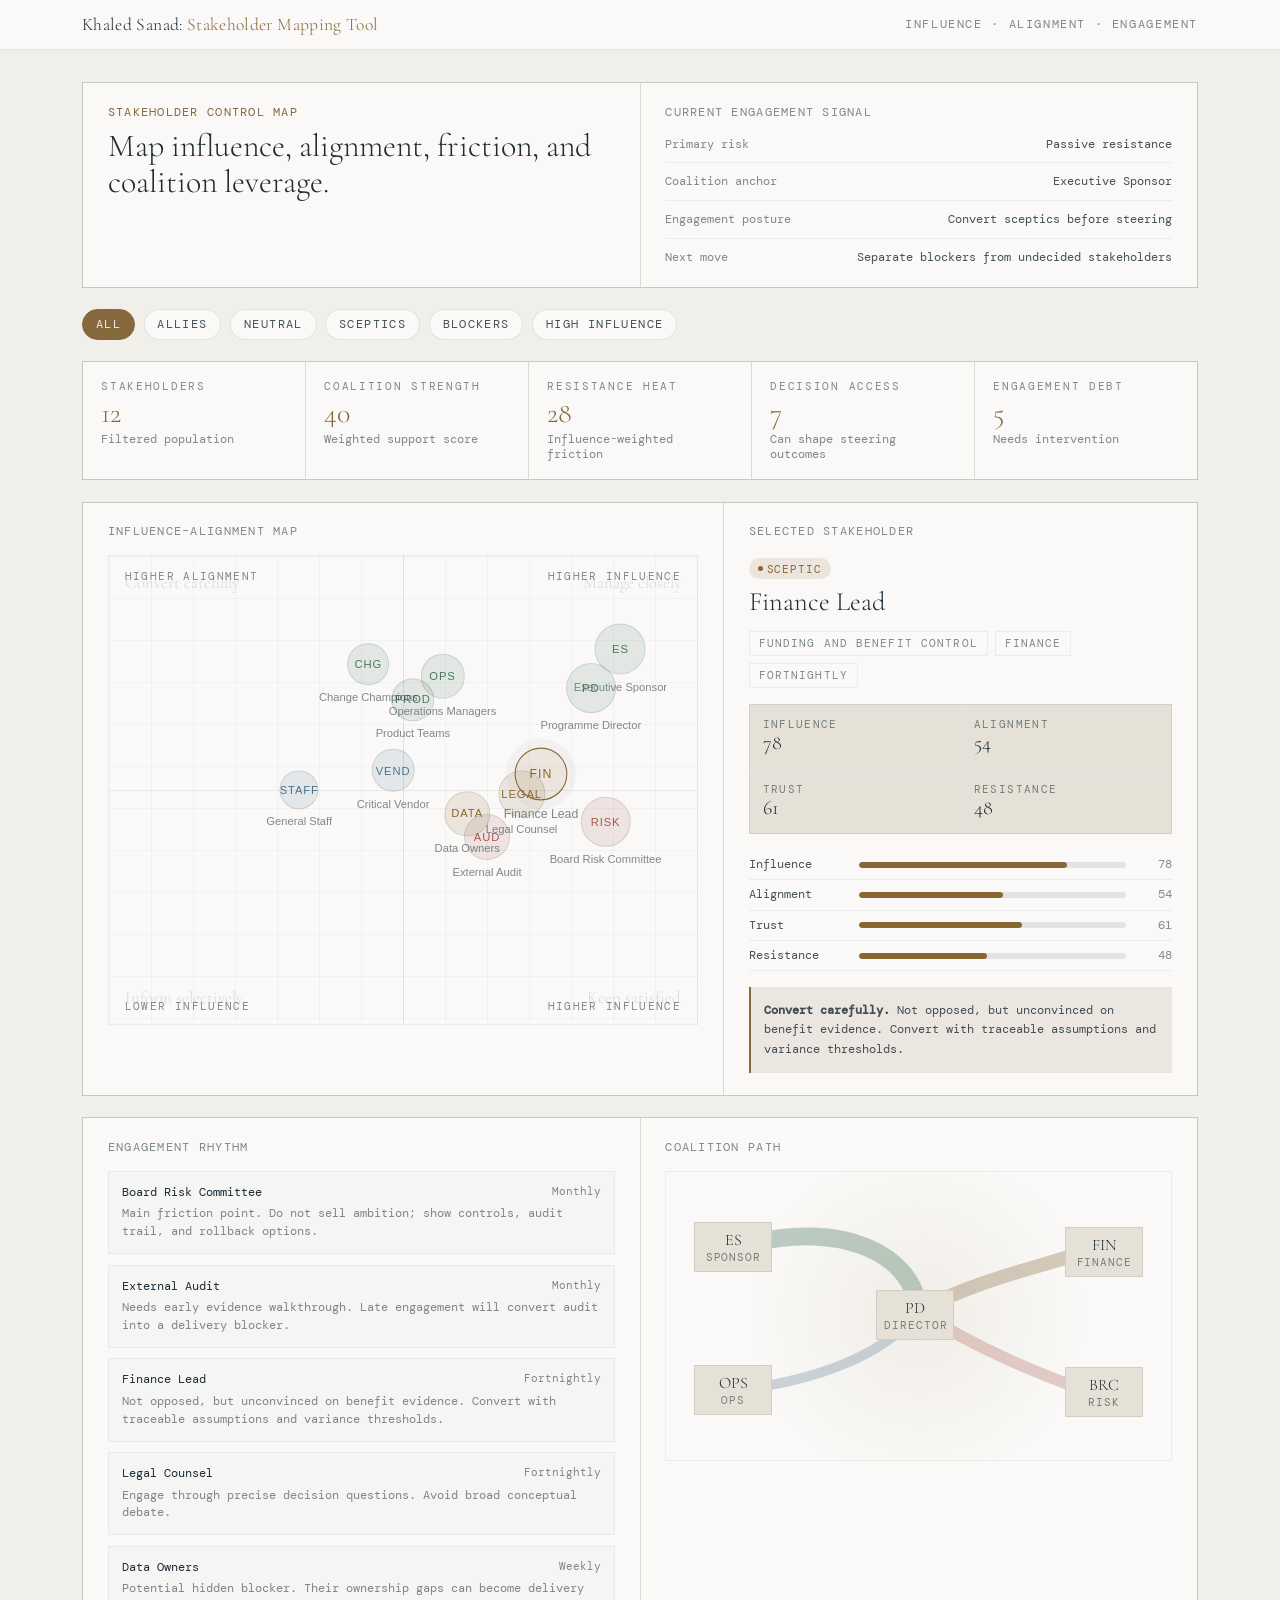
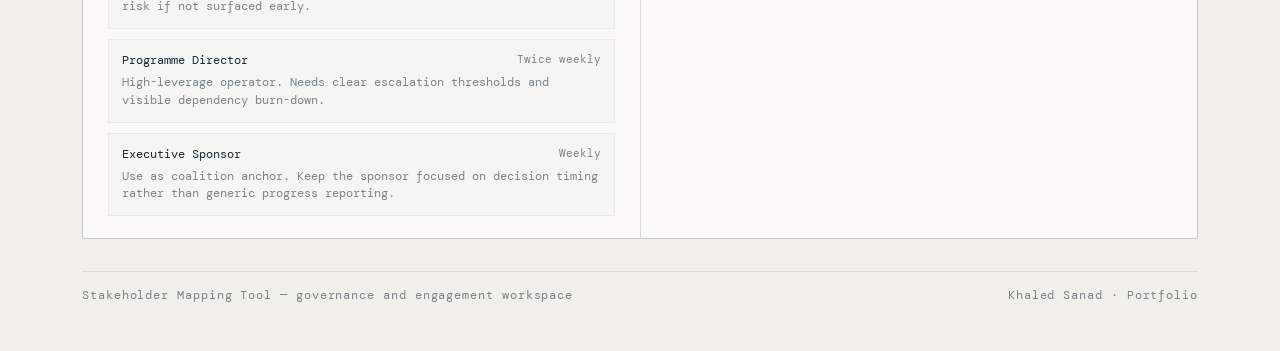
<file: apps/stakeholder-mapping.html>
<!DOCTYPE html>
<html lang="en">
<head>
<meta charset="UTF-8">
<meta name="viewport" content="width=device-width, initial-scale=1.0">
<title>Stakeholder Mapping Tool — Khaled Sanad</title>
<link href="https://fonts.googleapis.com/css2?family=Cormorant+Garamond:wght@300;400;600&family=DM+Mono:wght@300;400&display=swap" rel="stylesheet">

<link rel="stylesheet" href="../assets/css/tokens.css">
<style>
:root{
  --accent:var(--accent-stakeholder);
  --accent-rgb:var(--accent-stakeholder-rgb);
  --accent-dim:rgba(var(--accent-stakeholder-rgb), var(--accent-dim-opacity));
  --accent-mid:rgba(var(--accent-stakeholder-rgb), var(--accent-mid-opacity));
}

*{box-sizing:border-box;margin:0;padding:0}

body{
  background:var(--bg);
  color:var(--ink);
  font-family:var(--font-mono);
  min-height:100vh;
  -webkit-font-smoothing:antialiased;
}

.site-header{
  position:sticky;
  top:0;
  z-index:20;
  background:var(--surface);
  border-bottom:1px solid var(--border);
}

.header-inner{
  max-width:1180px;
  margin:0 auto;
  padding:14px 2rem;
  display:flex;
  justify-content:space-between;
  align-items:center;
  gap:1rem;
}

.logo{
  font-family:var(--font-serif);
  font-weight:300;
  font-size:1.1rem;
  letter-spacing:.02em;
}

.logo em{
  color:var(--accent);
  font-style:normal;
}

.header-meta{
  color:var(--ink-3);
  font-size:.72rem;
  letter-spacing:.14em;
  text-transform:uppercase;
}

.wrap{
  max-width:1180px;
  margin:0 auto;
  padding:2rem;
}

.hero{
  display:grid;
  grid-template-columns:1fr 1fr;
  gap:1px;
  background:var(--border);
  border:1px solid var(--border);
  margin-bottom:1.35rem;
}

.panel{
  background:var(--surface);
  padding:1.35rem 1.55rem;
}

.eyebrow{
  font-size:.72rem;
  letter-spacing:.11em;
  text-transform:uppercase;
  color:var(--accent);
  margin-bottom:.55rem;
}

h1{
  font-family:var(--font-serif);
  font-size:2rem;
  line-height:1.1;
  font-weight:300;
}

.signal-stack{
  display:flex;
  flex-direction:column;
  gap:.65rem;
}

.signal{
  display:flex;
  justify-content:space-between;
  gap:1rem;
  padding-bottom:.65rem;
  border-bottom:1px solid var(--border-soft);
}

.signal:last-child{
  border-bottom:0;
  padding-bottom:0;
}

.signal span:first-child{
  color:var(--ink-3);
  font-size:.74rem;
}

.signal span:last-child{
  color:var(--ink-2);
  font-size:.74rem;
  text-align:right;
}

.controls{
  display:flex;
  flex-wrap:wrap;
  gap:.55rem;
  margin-bottom:1.35rem;
}

.pill{
  font-family:var(--font-mono);
  font-size:.72rem;
  letter-spacing:.12em;
  text-transform:uppercase;
  padding:.42rem .8rem;
  border-radius:999px;
  background:var(--surface);
  color:var(--ink-2);
  border:1px solid var(--border);
  cursor:pointer;
  transition:all var(--tr);
}

.pill:hover{
  color:var(--accent);
  border-color:var(--accent-mid);
  background:var(--accent-dim);
}

.pill.active{
  background:var(--accent);
  color:var(--bg);
  border-color:var(--accent);
}

.kpi-grid{
  display:grid;
  grid-template-columns:repeat(5,1fr);
  gap:1px;
  background:var(--border);
  border:1px solid var(--border);
  margin-bottom:1.35rem;
}

.kpi{
  background:var(--surface);
  padding:1.05rem 1.15rem;
}

.kpi-label{
  font-size:.7rem;
  letter-spacing:.15em;
  text-transform:uppercase;
  color:var(--ink-3);
  margin-bottom:.4rem;
}

.kpi-value{
  font-family:var(--font-serif);
  font-size:1.75rem;
  line-height:1;
  font-weight:300;
  color:var(--accent);
}

.kpi-sub{
  margin-top:.3rem;
  color:var(--ink-3);
  font-size:.72rem;
}

.main-grid{
  display:grid;
  grid-template-columns:1.15fr .85fr;
  gap:1px;
  background:var(--border);
  border:1px solid var(--border);
  margin-bottom:1.35rem;
}

.section-title{
  font-size:.72rem;
  letter-spacing:.11em;
  text-transform:uppercase;
  color:var(--ink-3);
  margin-bottom:1rem;
}

.map{
  position:relative;
  height:470px;
  border:1px solid var(--border-soft);
  background:
    linear-gradient(rgba(var(--border-rgb),.035) 1px, transparent 1px),
    linear-gradient(90deg, rgba(var(--border-rgb),.035) 1px, transparent 1px);
  background-size:42px 42px;
  overflow:hidden;
}

.map::before{
  content:'';
  position:absolute;
  left:50%;
  top:0;
  bottom:0;
  width:1px;
  background:rgba(var(--border-rgb),.08);
}

.map::after{
  content:'';
  position:absolute;
  top:50%;
  left:0;
  right:0;
  height:1px;
  background:rgba(var(--border-rgb),.08);
}

.axis{
  position:absolute;
  color:var(--ink-3);
  font-size:.7rem;
  letter-spacing:.12em;
  text-transform:uppercase;
  z-index:2;
}

.axis-top{left:1rem;top:.8rem}
.axis-bottom{right:1rem;bottom:.7rem}
.axis-left{left:1rem;bottom:.7rem}
.axis-right{right:1rem;top:.8rem}

.quad-label{
  position:absolute;
  font-family:var(--font-serif);
  font-size:1.05rem;
  font-weight:300;
  color:rgba(var(--ink-rgb),.16);
  z-index:1;
}

.q1{right:1rem;top:1rem}
.q2{left:1rem;top:1rem}
.q3{left:1rem;bottom:1rem}
.q4{right:1rem;bottom:1rem}

.stakeholder{
  position:absolute;
  width:var(--size);
  height:var(--size);
  left:var(--x);
  top:var(--y);
  transform:translate(-50%,-50%);
  border-radius:50%;
  border:1px solid rgba(var(--border-rgb),.12);
  background:var(--dot-bg);
  color:var(--dot-col);
  display:flex;
  align-items:center;
  justify-content:center;
  cursor:pointer;
  z-index:4;
  transition:opacity var(--tr), transform var(--tr), box-shadow var(--tr), border-color var(--tr);
}

.stakeholder:hover,.stakeholder.selected{
  transform:translate(-50%,-50%) scale(1.1);
  box-shadow:0 0 0 8px rgba(var(--border-rgb),.035);
}

.stakeholder.selected{
  border-color:var(--accent);
}

.stakeholder.dim{
  opacity:.16;
}

.stakeholder span{
  font-size:.7rem;
  letter-spacing:.08em;
}

.stakeholder::after{
  content:attr(data-name);
  position:absolute;
  left:50%;
  top:calc(100% + 7px);
  transform:translateX(-50%);
  color:var(--ink-3);
  font-size:.7rem;
  width:max-content;
  max-width:135px;
  text-align:center;
  pointer-events:none;
}

.detail-card{
  position:sticky;
  top:86px;
}

.status{
  display:inline-flex;
  align-items:center;
  gap:4px;
  padding:.22rem .55rem;
  border-radius:999px;
  font-size:.7rem;
  letter-spacing:.08em;
  text-transform:uppercase;
  white-space:nowrap;
}

.status::before{
  content:'';
  width:5px;
  height:5px;
  border-radius:50%;
  background:currentColor;
}

.ally{background:var(--green-dim);color:var(--green)}
.neutral{background:var(--blue-dim);color:var(--blue)}
.sceptic{background:var(--amber-dim);color:var(--amber)}
.blocker{background:var(--red-dim);color:var(--red)}

.detail-title{
  font-family:var(--font-serif);
  font-size:1.65rem;
  line-height:1.1;
  font-weight:300;
  margin:.55rem 0 .85rem;
}

.detail-meta{
  display:flex;
  flex-wrap:wrap;
  gap:.45rem;
  margin-bottom:1rem;
}

.detail-chip{
  border:1px solid var(--border-soft);
  padding:.28rem .55rem;
  font-size:.7rem;
  letter-spacing:.1em;
  text-transform:uppercase;
  color:var(--ink-3);
}

.detail-grid{
  display:grid;
  grid-template-columns:1fr 1fr;
  gap:1px;
  background:var(--border);
  border:1px solid var(--border);
  margin-bottom:1rem;
}

.detail-stat{
  background:var(--surface-hi);
  padding:.8rem;
}

.detail-stat-label{
  color:var(--ink-3);
  font-size:.7rem;
  letter-spacing:.12em;
  text-transform:uppercase;
}

.detail-stat-value{
  font-family:var(--font-serif);
  font-size:1.25rem;
  color:var(--ink);
  font-weight:300;
}

.bar-row{
  display:grid;
  grid-template-columns:100px 1fr 36px;
  gap:.65rem;
  align-items:center;
  padding:.45rem 0;
  border-bottom:1px solid var(--border-soft);
}

.bar-row:last-child{
  border-bottom:0;
}

.bar-label{
  color:var(--ink-2);
  font-size:.72rem;
}

.track{
  height:6px;
  background:var(--border);
  border-radius:3px;
  overflow:hidden;
}

.fill{
  height:100%;
  border-radius:3px;
}

.bar-score{
  color:var(--ink-3);
  font-size:.72rem;
  text-align:right;
}

.engagement-note{
  color:var(--ink-2);
  font-size:.74rem;
  line-height:1.65;
  padding:.85rem;
  border-left:2px solid var(--accent);
  background:var(--accent-dim);
  margin-top:1rem;
}

.lower-grid{
  display:grid;
  grid-template-columns:1fr 1fr;
  gap:1px;
  background:var(--border);
  border:1px solid var(--border);
}

.rhythm{
  display:grid;
  gap:.65rem;
}

.rhythm-card{
  border:1px solid var(--border-soft);
  background:rgba(var(--border-rgb),.018);
  padding:.75rem .8rem;
  cursor:pointer;
  transition:background var(--tr), border-color var(--tr);
}

.rhythm-card:hover{
  border-color:var(--accent-mid);
  background:var(--surface-alt);
}

.rhythm-top{
  display:flex;
  justify-content:space-between;
  gap:1rem;
  margin-bottom:.35rem;
}

.rhythm-name{
  color:var(--ink);
  font-size:.74rem;
}

.rhythm-cadence{
  color:var(--ink-3);
  font-size:.7rem;
  white-space:nowrap;
}

.rhythm-note{
  color:var(--ink-3);
  font-size:.72rem;
  line-height:1.55;
}

.coalition{
  position:relative;
  height:290px;
  border:1px solid var(--border-soft);
  background:radial-gradient(circle at center, rgba(var(--accent-stakeholder-rgb),.08), transparent 58%);
}

.coalition-node{
  position:absolute;
  width:78px;
  min-height:44px;
  border:1px solid var(--border);
  background:var(--surface-hi);
  padding:.45rem;
  text-align:center;
}

.coalition-node strong{
  display:block;
  font-family:var(--font-serif);
  font-weight:300;
  font-size:1rem;
}

.coalition-node span{
  display:block;
  color:var(--ink-3);
  font-size:.7rem;
  letter-spacing:.08em;
  text-transform:uppercase;
}

.coalition-svg{
  position:absolute;
  inset:0;
  width:100%;
  height:100%;
}

.footer{
  border-top:1px solid var(--border);
  padding:1rem 0;
  margin-top:2rem;
  color:var(--ink-3);
  font-size:.72rem;
  letter-spacing:.08em;
  display:flex;
  justify-content:space-between;
  gap:1rem;
}

@media(max-width:980px){
  .hero,.main-grid,.lower-grid{grid-template-columns:1fr}
  .kpi-grid{grid-template-columns:repeat(2,1fr)}
  .detail-card{position:static}
}

@media(max-width:680px){
  .wrap,.header-inner{padding-left:1rem;padding-right:1rem}
  .kpi-grid{grid-template-columns:1fr}
  h1{font-size:1.7rem}
  .map{height:540px}
}
</style>
</head>

<body>
<header class="site-header">
  <div class="header-inner">
    <div class="logo">Khaled Sanad: <em>Stakeholder Mapping Tool</em></div>
    <div class="header-meta">Influence · alignment · engagement</div>
  </div>
</header>

<main class="wrap">
  <section class="hero">
    <div class="panel">
      <div class="eyebrow">Stakeholder control map</div>
      <h1>Map influence, alignment, friction, and coalition leverage.</h1>
    </div>

    <div class="panel">
      <div class="section-title">Current Engagement Signal</div>
      <div class="signal-stack">
        <div class="signal"><span>Primary risk</span><span id="signal-risk">Passive resistance</span></div>
        <div class="signal"><span>Coalition anchor</span><span id="signal-anchor">Executive Sponsor</span></div>
        <div class="signal"><span>Engagement posture</span><span id="signal-posture">Convert sceptics before steering</span></div>
        <div class="signal"><span>Next move</span><span id="signal-move">Separate blockers from undecided stakeholders</span></div>
      </div>
    </div>
  </section>

  <section class="controls">
    <button class="pill active" data-filter="all">All</button>
    <button class="pill" data-filter="ally">Allies</button>
    <button class="pill" data-filter="neutral">Neutral</button>
    <button class="pill" data-filter="sceptic">Sceptics</button>
    <button class="pill" data-filter="blocker">Blockers</button>
    <button class="pill" data-filter="high">High Influence</button>
  </section>

  <section class="kpi-grid">
    <article class="kpi"><div class="kpi-label">Stakeholders</div><div class="kpi-value" id="kpi-count">12</div><div class="kpi-sub">Filtered population</div></article>
    <article class="kpi"><div class="kpi-label">Coalition Strength</div><div class="kpi-value" id="kpi-coalition">71</div><div class="kpi-sub">Weighted support score</div></article>
    <article class="kpi"><div class="kpi-label">Resistance Heat</div><div class="kpi-value" id="kpi-resistance">42</div><div class="kpi-sub">Influence-weighted friction</div></article>
    <article class="kpi"><div class="kpi-label">Decision Access</div><div class="kpi-value" id="kpi-access">8</div><div class="kpi-sub">Can shape steering outcomes</div></article>
    <article class="kpi"><div class="kpi-label">Engagement Debt</div><div class="kpi-value" id="kpi-debt">5</div><div class="kpi-sub">Needs intervention</div></article>
  </section>

  <section class="main-grid">
    <div class="panel">
      <div class="section-title">Influence–Alignment Map</div>
      <div class="map" id="map">
        <div class="quad-label q1">Manage closely</div>
        <div class="quad-label q2">Convert carefully</div>
        <div class="quad-label q3">Inform selectively</div>
        <div class="quad-label q4">Keep satisfied</div>
        <div class="axis axis-top">Higher alignment</div>
        <div class="axis axis-bottom">Higher influence</div>
        <div class="axis axis-left">Lower influence</div>
        <div class="axis axis-right">Higher influence</div>
      </div>
    </div>

    <div class="panel">
      <div class="detail-card">
        <div class="section-title">Selected Stakeholder</div>
        <div id="detail-panel"></div>
      </div>
    </div>
  </section>

  <section class="lower-grid">
    <div class="panel">
      <div class="section-title">Engagement Rhythm</div>
      <div class="rhythm" id="rhythm"></div>
    </div>

    <div class="panel">
      <div class="section-title">Coalition Path</div>
      <div class="coalition">
        <svg class="coalition-svg" viewBox="0 0 500 290" preserveAspectRatio="none">
          <path d="M85 72 C170 50, 245 80, 250 140" stroke="rgba(var(--green-rgb),.35)" stroke-width="18" fill="none" stroke-linecap="round"/>
          <path d="M250 140 C315 105, 380 94, 420 78" stroke="rgba(var(--accent-stakeholder-rgb),.32)" stroke-width="14" fill="none" stroke-linecap="round"/>
          <path d="M250 140 C310 180, 375 205, 420 222" stroke="rgba(var(--red-rgb),.28)" stroke-width="12" fill="none" stroke-linecap="round"/>
          <path d="M85 218 C165 205, 220 180, 250 140" stroke="rgba(var(--blue-rgb),.28)" stroke-width="10" fill="none" stroke-linecap="round"/>
        </svg>

        <div class="coalition-node" style="left:28px;top:50px;"><strong>ES</strong><span>Sponsor</span></div>
        <div class="coalition-node" style="left:210px;top:118px;"><strong>PD</strong><span>Director</span></div>
        <div class="coalition-node" style="right:28px;top:55px;"><strong>FIN</strong><span>Finance</span></div>
        <div class="coalition-node" style="left:28px;bottom:45px;"><strong>OPS</strong><span>Ops</span></div>
        <div class="coalition-node" style="right:28px;bottom:43px;"><strong>BRC</strong><span>Risk</span></div>
      </div>
    </div>
  </section>

  <div class="footer">
    <span>Stakeholder Mapping Tool — governance and engagement workspace</span>
    <span>Khaled Sanad · Portfolio</span>
  </div>
</main>

<script>
const stakeholders = [
  {code:"ES", name:"Executive Sponsor", role:"Accountable executive", group:"Steering", influence:94, alignment:86, trust:82, resistance:18, cadence:"Weekly", stance:"ally", note:"Use as coalition anchor. Keep the sponsor focused on decision timing rather than generic progress reporting."},
  {code:"PD", name:"Programme Director", role:"Delivery authority", group:"Delivery", influence:88, alignment:76, trust:74, resistance:28, cadence:"Twice weekly", stance:"ally", note:"High-leverage operator. Needs clear escalation thresholds and visible dependency burn-down."},
  {code:"FIN", name:"Finance Lead", role:"Funding and benefit control", group:"Finance", influence:78, alignment:54, trust:61, resistance:48, cadence:"Fortnightly", stance:"sceptic", note:"Not opposed, but unconvinced on benefit evidence. Convert with traceable assumptions and variance thresholds."},
  {code:"RISK", name:"Board Risk Committee", role:"Risk appetite and assurance", group:"Risk", influence:91, alignment:42, trust:58, resistance:64, cadence:"Monthly", stance:"blocker", note:"Main friction point. Do not sell ambition; show controls, audit trail, and rollback options."},
  {code:"AUD", name:"External Audit", role:"Independent assurance", group:"Assurance", influence:67, alignment:38, trust:52, resistance:62, cadence:"Monthly", stance:"blocker", note:"Needs early evidence walkthrough. Late engagement will convert audit into a delivery blocker."},
  {code:"OPS", name:"Operations Managers", role:"Run-state ownership", group:"Operations", influence:58, alignment:79, trust:68, resistance:31, cadence:"Weekly", stance:"ally", note:"High interest and practical knowledge. Use them to identify adoption friction before go-live."},
  {code:"PROD", name:"Product Teams", role:"Business process design", group:"Product", influence:52, alignment:73, trust:65, resistance:35, cadence:"Weekly", stance:"ally", note:"Useful coalition layer if scope and operating impacts are made explicit."},
  {code:"CHG", name:"Change Champions", role:"Adoption network", group:"Change", influence:43, alignment:82, trust:71, resistance:22, cadence:"Weekly", stance:"ally", note:"Low formal power but high adoption leverage. Give them message discipline and escalation paths."},
  {code:"LEGAL", name:"Legal Counsel", role:"Contract and obligation review", group:"Legal", influence:74, alignment:49, trust:59, resistance:52, cadence:"Fortnightly", stance:"sceptic", note:"Engage through precise decision questions. Avoid broad conceptual debate."},
  {code:"VEND", name:"Critical Vendor", role:"Implementation dependency", group:"Vendor", influence:48, alignment:55, trust:46, resistance:44, cadence:"Weekly", stance:"neutral", note:"Neutral but commercially exposed. Use milestones, acceptance criteria, and delivery evidence."},
  {code:"STAFF", name:"General Staff", role:"Affected users", group:"Business", influence:29, alignment:50, trust:54, resistance:46, cadence:"Monthly", stance:"neutral", note:"Do not over-engage early. Provide clear timing, impact, and support path when change becomes concrete."},
  {code:"DATA", name:"Data Owners", role:"Source quality and sign-off", group:"Data", influence:63, alignment:44, trust:49, resistance:59, cadence:"Weekly", stance:"sceptic", note:"Potential hidden blocker. Their ownership gaps can become delivery risk if not surfaced early."}
];

let activeFilter = "all";
let selectedCode = "FIN";

const map = document.getElementById("map");
const detail = document.getElementById("detail-panel");
const rhythm = document.getElementById("rhythm");

function filteredItems(){
  if(activeFilter === "all") return stakeholders;
  if(activeFilter === "high") return stakeholders.filter(s => s.influence >= 70);
  return stakeholders.filter(s => s.stance === activeFilter);
}

function stanceLabel(s){
  return {ally:"Ally", neutral:"Neutral", sceptic:"Sceptic", blocker:"Blocker"}[s];
}

function colourPair(stance){
  return {
    ally:["var(--green-dim)","var(--green)"],
    neutral:["var(--blue-dim)","var(--blue)"],
    sceptic:["var(--amber-dim)","var(--amber)"],
    blocker:["var(--red-dim)","var(--red)"]
  }[stance];
}

function colourFor(v){
  if(v >= 70) return "var(--green)";
  if(v >= 45) return "var(--amber)";
  return "var(--red)";
}

function setSignals(items){
  const coalition = items.length ? Math.round(items.reduce((a,b) => a + (b.alignment * b.influence / 100), 0) / items.length) : 0;
  const resistance = items.length ? Math.round(items.reduce((a,b) => a + (b.resistance * b.influence / 100), 0) / items.length) : 0;
  const access = items.filter(s => s.influence >= 60).length;
  const debt = items.filter(s => s.stance === "sceptic" || s.stance === "blocker").length;

  document.getElementById("kpi-count").textContent = items.length;
  document.getElementById("kpi-coalition").textContent = coalition;
  document.getElementById("kpi-resistance").textContent = resistance;
  document.getElementById("kpi-access").textContent = access;
  document.getElementById("kpi-debt").textContent = debt;

  if(activeFilter === "blocker"){
    document.getElementById("signal-risk").textContent = "Formal resistance";
    document.getElementById("signal-anchor").textContent = "Risk Committee";
    document.getElementById("signal-posture").textContent = "Evidence-first assurance";
    document.getElementById("signal-move").textContent = "Convert objections into control requirements";
  } else if(activeFilter === "sceptic"){
    document.getElementById("signal-risk").textContent = "Unresolved doubt";
    document.getElementById("signal-anchor").textContent = "Finance Lead";
    document.getElementById("signal-posture").textContent = "Assumption transparency";
    document.getElementById("signal-move").textContent = "Show trade-offs before asking for approval";
  } else if(activeFilter === "ally"){
    document.getElementById("signal-risk").textContent = "Over-confidence";
    document.getElementById("signal-anchor").textContent = "Executive Sponsor";
    document.getElementById("signal-posture").textContent = "Use coalition carefully";
    document.getElementById("signal-move").textContent = "Turn support into specific decisions";
  } else {
    document.getElementById("signal-risk").textContent = "Passive resistance";
    document.getElementById("signal-anchor").textContent = "Executive Sponsor";
    document.getElementById("signal-posture").textContent = "Convert sceptics before steering";
    document.getElementById("signal-move").textContent = "Separate blockers from undecided stakeholders";
  }
}

function renderMap(items){
  map.querySelectorAll(".stakeholder").forEach(n => n.remove());

  stakeholders.forEach(s => {
    const visible = items.includes(s);
    const btn = document.createElement("button");
    const pair = colourPair(s.stance);

    btn.className = `stakeholder ${visible ? "" : "dim"} ${s.code === selectedCode ? "selected" : ""}`;
    btn.dataset.name = s.name;
    btn.style.setProperty("--x", `${8 + s.influence * .84}%`);
    btn.style.setProperty("--y", `${92 - s.alignment * .84}%`);
    btn.style.setProperty("--size", `${34 + (s.influence / 100) * 18}px`);
    btn.style.setProperty("--dot-bg", pair[0]);
    btn.style.setProperty("--dot-col", pair[1]);
    btn.innerHTML = `<span>${s.code}</span>`;
    btn.title = `${s.name} · ${stanceLabel(s.stance)} · Influence ${s.influence} · Alignment ${s.alignment}`;
    btn.addEventListener("click", () => {
      selectedCode = s.code;
      render();
    });

    map.appendChild(btn);
  });
}

function renderDetail(items){
  let s = stakeholders.find(x => x.code === selectedCode);
  if(!items.includes(s)) s = items[0] || stakeholders[0];
  selectedCode = s.code;

  const strategy = s.influence >= 70 && s.alignment >= 65
    ? "Manage closely"
    : s.influence >= 70 && s.alignment < 65
      ? "Convert carefully"
      : s.influence < 70 && s.alignment >= 65
        ? "Mobilise as network support"
        : "Monitor with targeted updates";

  detail.innerHTML = `
    <span class="status ${s.stance}">${stanceLabel(s.stance)}</span>
    <div class="detail-title">${s.name}</div>

    <div class="detail-meta">
      <span class="detail-chip">${s.role}</span>
      <span class="detail-chip">${s.group}</span>
      <span class="detail-chip">${s.cadence}</span>
    </div>

    <div class="detail-grid">
      <div class="detail-stat">
        <div class="detail-stat-label">Influence</div>
        <div class="detail-stat-value">${s.influence}</div>
      </div>
      <div class="detail-stat">
        <div class="detail-stat-label">Alignment</div>
        <div class="detail-stat-value">${s.alignment}</div>
      </div>
      <div class="detail-stat">
        <div class="detail-stat-label">Trust</div>
        <div class="detail-stat-value">${s.trust}</div>
      </div>
      <div class="detail-stat">
        <div class="detail-stat-label">Resistance</div>
        <div class="detail-stat-value">${s.resistance}</div>
      </div>
    </div>

    <div class="bar-row">
      <div class="bar-label">Influence</div>
      <div class="track"><div class="fill" style="width:${s.influence}%;background:var(--accent);"></div></div>
      <div class="bar-score">${s.influence}</div>
    </div>
    <div class="bar-row">
      <div class="bar-label">Alignment</div>
      <div class="track"><div class="fill" style="width:${s.alignment}%;background:${colourFor(s.alignment)};"></div></div>
      <div class="bar-score">${s.alignment}</div>
    </div>
    <div class="bar-row">
      <div class="bar-label">Trust</div>
      <div class="track"><div class="fill" style="width:${s.trust}%;background:${colourFor(s.trust)};"></div></div>
      <div class="bar-score">${s.trust}</div>
    </div>
    <div class="bar-row">
      <div class="bar-label">Resistance</div>
      <div class="track"><div class="fill" style="width:${s.resistance}%;background:${s.resistance > 55 ? "var(--red)" : "var(--amber)"};"></div></div>
      <div class="bar-score">${s.resistance}</div>
    </div>

    <div class="engagement-note"><strong>${strategy}.</strong> ${s.note}</div>
  `;
}

function renderRhythm(items){
  const ordered = [...items]
    .sort((a,b) => (b.influence + b.resistance) - (a.influence + a.resistance))
    .slice(0,7);

  rhythm.innerHTML = ordered.map(s => `
    <div class="rhythm-card" data-code="${s.code}">
      <div class="rhythm-top">
        <div class="rhythm-name">${s.name}</div>
        <div class="rhythm-cadence">${s.cadence}</div>
      </div>
      <div class="rhythm-note">${s.note}</div>
    </div>
  `).join("");

  rhythm.querySelectorAll(".rhythm-card").forEach(card => {
    card.addEventListener("click", () => {
      selectedCode = card.dataset.code;
      render();
    });
  });
}

function render(){
  const items = filteredItems();
  setSignals(items);
  renderMap(items);
  renderDetail(items);
  renderRhythm(items);
}

document.querySelectorAll(".pill").forEach(btn => {
  btn.addEventListener("click", () => {
    document.querySelectorAll(".pill").forEach(b => b.classList.remove("active"));
    btn.classList.add("active");
    activeFilter = btn.dataset.filter;

    const items = filteredItems();
    if(items.length && !items.some(s => s.code === selectedCode)) selectedCode = items[0].code;

    render();
  });
});

render();
</script>
</body>
</html>
</file>
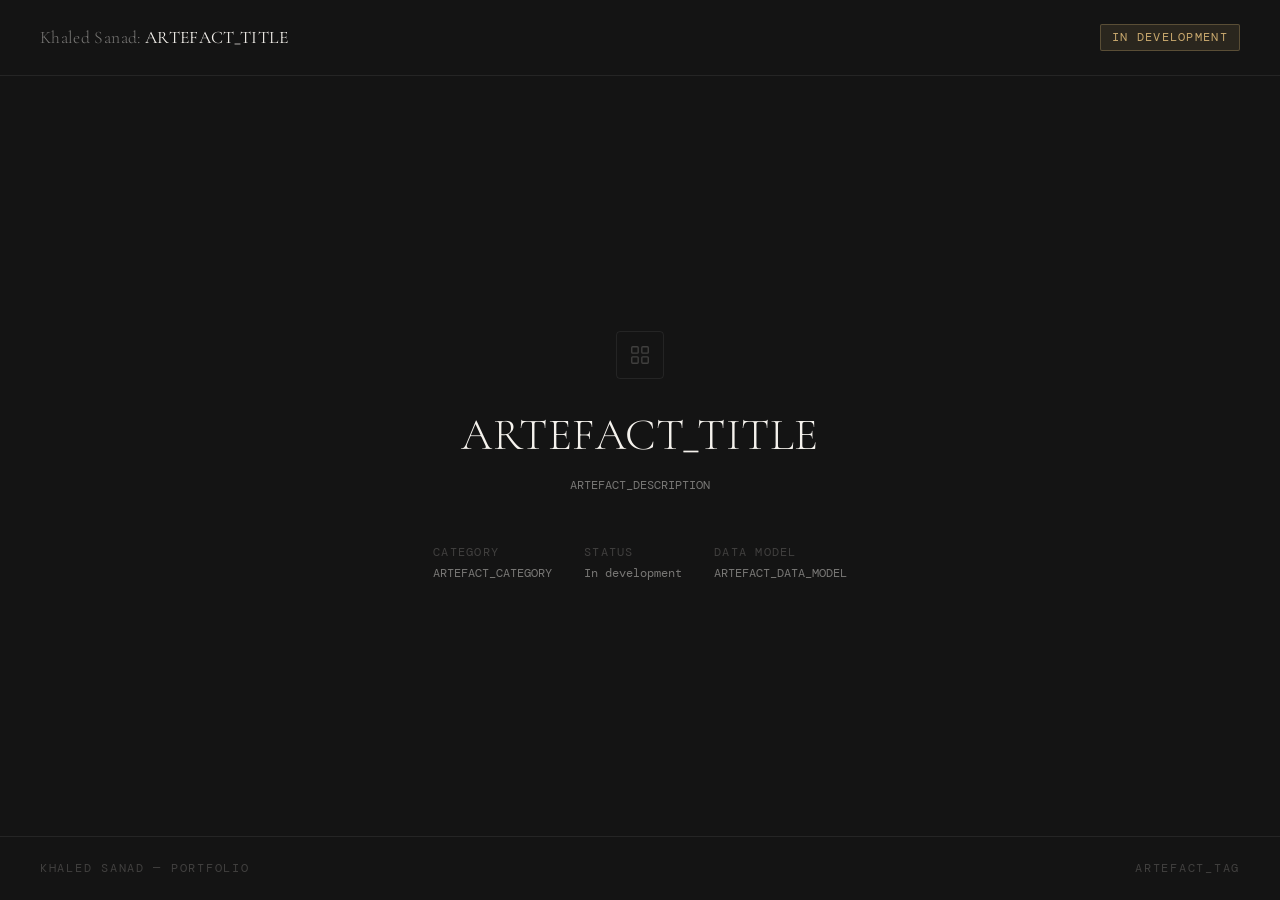
<file: templates/TEMPLATE.html>
<!DOCTYPE html>
<html lang="en">
<head>
  <meta charset="UTF-8">
  <meta name="viewport" content="width=device-width, initial-scale=1.0">
  <title>ARTEFACT_TITLE — Khaled Sanad</title>
  <link href="https://fonts.googleapis.com/css2?family=Cormorant+Garamond:wght@300;400;600&family=DM+Mono:wght@300;400&display=swap" rel="stylesheet">
  <style>
    :root {
      --bg:        #141414;
      --surface:   #1a1a1a;
      --border:    rgba(255,255,255,0.07);
      --text:      #f5f2ed;
      --text-sub:  rgba(245,242,237,0.45);
      --text-dim:  rgba(245,242,237,0.2);
      --gold:      #c9a96e;
      --gold-dim:  rgba(201,169,110,0.12);
    }

    *, *::before, *::after { box-sizing: border-box; margin: 0; padding: 0; }

    html, body {
      height: 100%;
    }

    body {
      background: var(--bg);
      color: var(--text);
      font-family: 'DM Mono', monospace;
      display: flex;
      flex-direction: column;
      min-height: 100vh;
      -webkit-font-smoothing: antialiased;
    }

    /* ── Header ── */
    header {
      padding: 1.5rem 2.5rem;
      border-bottom: 1px solid var(--border);
      display: flex;
      justify-content: space-between;
      align-items: center;
      flex-shrink: 0;
    }

    .artefact-name {
      font-family: 'Cormorant Garamond', serif;
      font-weight: 300;
      font-size: 1.1rem;
      letter-spacing: 0.02em;
      color: var(--text-sub);
    }

    .artefact-name strong {
      font-weight: 400;
      color: var(--text);
    }

    .status-badge {
      font-size: .72rem;
      letter-spacing: .11em;
      text-transform: uppercase;
      color: var(--gold);
      border: 1px solid rgba(201,169,110,0.3);
      padding: 0.3rem 0.7rem;
      border-radius: 2px;
      background: var(--gold-dim);
    }

    /* ── Body ── */
    main {
      flex: 1;
      display: flex;
      flex-direction: column;
      align-items: center;
      justify-content: center;
      padding: 4rem 2.5rem;
      text-align: center;
    }

    .placeholder-icon {
      width: 48px;
      height: 48px;
      border: 1px solid var(--border);
      border-radius: 4px;
      display: flex;
      align-items: center;
      justify-content: center;
      margin: 0 auto 2rem;
      color: var(--text-dim);
    }

    .placeholder-icon svg {
      width: 22px;
      height: 22px;
    }

    h1 {
      font-family: 'Cormorant Garamond', serif;
      font-weight: 300;
      font-size: clamp(1.8rem, 4vw, 2.8rem);
      letter-spacing: 0.01em;
      color: var(--text);
      margin-bottom: 1rem;
      line-height: 1.1;
    }

    .descriptor {
      font-size: 0.72rem;
      line-height: 1.8;
      color: var(--text-sub);
      max-width: 480px;
      margin: 0 auto 3rem;
    }

    .meta-row {
      display: flex;
      gap: 2rem;
      justify-content: center;
      flex-wrap: wrap;
    }

    .meta-item {
      text-align: left;
    }

    .meta-label {
      font-size: .72rem;
      letter-spacing: .11em;
      text-transform: uppercase;
      color: var(--text-dim);
      margin-bottom: 0.3rem;
    }

    .meta-value {
      font-size: .74rem;
      color: var(--text-sub);
    }

    /* ── Footer ── */
    footer {
      padding: 1.5rem 2.5rem;
      border-top: 1px solid var(--border);
      display: flex;
      justify-content: space-between;
      align-items: center;
      flex-shrink: 0;
    }

    .footer-text {
      font-size: .72rem;
      letter-spacing: 0.15em;
      text-transform: uppercase;
      color: var(--text-dim);
    }

    .footer-tag {
      font-size: .72rem;
      letter-spacing: 0.15em;
      text-transform: uppercase;
      color: var(--text-dim);
    }
  </style>
</head>
<body>

  <header>
    <div class="artefact-name">Khaled Sanad: <strong>ARTEFACT_TITLE</strong></div>
    <span class="status-badge">In Development</span>
  </header>

  <main>
    <div class="placeholder-icon">
      <svg viewBox="0 0 24 24" fill="none" stroke="currentColor" stroke-width="1.5">
        <!-- REPLACE THIS SVG PATH with one relevant to the artefact -->
        <!-- Decision Matrix: grid icon -->
        <!-- Deployment Strategy: layers/milestone icon -->
        <!-- Data Risk Assessment: shield icon -->
        <rect x="3" y="3" width="7" height="7" rx="1"/>
        <rect x="14" y="3" width="7" height="7" rx="1"/>
        <rect x="3" y="14" width="7" height="7" rx="1"/>
        <rect x="14" y="14" width="7" height="7" rx="1"/>
      </svg>
    </div>

    <h1>ARTEFACT_TITLE</h1>

    <p class="descriptor">ARTEFACT_DESCRIPTION</p>

    <div class="meta-row">
      <div class="meta-item">
        <div class="meta-label">Category</div>
        <div class="meta-value">ARTEFACT_CATEGORY</div>
      </div>
      <div class="meta-item">
        <div class="meta-label">Status</div>
        <div class="meta-value">In development</div>
      </div>
      <div class="meta-item">
        <div class="meta-label">Data model</div>
        <div class="meta-value">ARTEFACT_DATA_MODEL</div>
      </div>
    </div>
  </main>

  <footer>
    <span class="footer-text">Khaled Sanad — Portfolio</span>
    <span class="footer-tag">ARTEFACT_TAG</span>
  </footer>

</body>
</html>
</file>
<file: assets/css/tokens.css>
/* Shared design tokens — Khaled Sanad Portfolio
   Single source of truth for every HTML file's colour system.
   Clinical light theme — dark theme retired (was the suite default
   through Phase 1; see git history for those values).
   Each page keeps a thin :root block that aliases these into the
   generic --accent / --ink / --bg names its own CSS already uses. */

:root {
  /* ── Neutrals ─────────────────────────────────────────────── */
  --bg:           #f0efea;
  --bg-rgb:       240,239,234;
  --surface:      #faf9f7;
  --surface-alt:  #eceae4;
  --surface-hi:   #e5e1d6;
  --border:       rgba(28,43,53,0.1);
  --border-soft:  rgba(28,43,53,0.06);
  --border-rgb:   28,43,53;

  --ink:          #1c2b35;
  --ink-rgb:      28,43,53;
  --ink-2:        rgba(28,43,53,0.82);
  --ink-3:        rgba(28,43,53,0.55);

  /* ── Status colours (shared meaning across every artefact) ───
     Hue/saturation unchanged from the dark theme — lightness only,
     reduced just enough to clear 4.5:1 text contrast against --bg. */
  --green:        #49765c;
  --green-rgb:    73,118,92;
  --green-dim:    rgba(73,118,92,0.13);
  --green-mid:    rgba(73,118,92,0.25);

  --amber:        #896730;
  --amber-rgb:    137,103,48;
  --amber-dim:    rgba(137,103,48,0.13);
  --amber-mid:    rgba(137,103,48,0.25);

  --red:          #a4574c;
  --red-rgb:      164,87,76;
  --red-dim:      rgba(164,87,76,0.13);
  --red-mid:      rgba(164,87,76,0.25);

  --blue:         #507188;
  --blue-rgb:     80,113,136;
  --blue-dim:     rgba(80,113,136,0.13);
  --blue-mid:     rgba(80,113,136,0.25);

  --purple:       #79629e;
  --purple-rgb:   121,98,158;
  --purple-dim:   rgba(121,98,158,0.13);
  --purple-mid:   rgba(121,98,158,0.25);

  /* ── Typography ───────────────────────────────────────────── */
  --font-serif:   'Cormorant Garamond', Georgia, serif;
  --font-mono:    'DM Mono', 'Courier New', monospace;

  /* ── Shape / motion ───────────────────────────────────────── */
  --radius:       4px;
  --radius-sm:    3px;
  --tr:           160ms ease;

  /* ── Per-page accents ───────────────────────────────────────
     Same hue/saturation as the retired dark theme, lightness reduced
     to clear 4.5:1 text contrast against the new light --bg. */
  --accent-index:            #866832;
  --accent-index-rgb:        134,104,50;
  --accent-cv:               var(--accent-index);
  --accent-cv-rgb:           var(--accent-index-rgb);

  --accent-forecasting:      #507188;
  --accent-forecasting-rgb:  80,113,136;

  --accent-deployment:       #58717b;
  --accent-deployment-rgb:   88,113,123;

  --accent-decision:         #7662a2;
  --accent-decision-rgb:     118,98,162;

  --accent-risk:             #a35849;
  --accent-risk-rgb:         163,88,73;

  --accent-initiative:       #387777;
  --accent-initiative-rgb:   56,119,119;

  --accent-stakeholder:      #86683c;
  --accent-stakeholder-rgb:  134,104,60;

  --accent-bizcase:          #7d6b3a;
  --accent-bizcase-rgb:      125,107,58;

  /* Ledger previously shared #4a9e9e with Initiative Tracker — reassigned
     to a distinct muted indigo (also no longer collides post-recolor). */
  --accent-ledger:           #4f5f96;
  --accent-ledger-rgb:       79,95,150;
  --accent-ledger-hover:     #3d4a7a;

  /* Standard dim/mid tint opacities applied uniformly across every accent.
     Verified numerically against the new light bg: at these opacities the
     (now-darkened) accents produce comparable or greater tint visibility
     than the original accents had against the old dark bg — no separate
     light-specific opacity needed. */
  --accent-dim-opacity: 0.12;
  --accent-mid-opacity: 0.25;

  /* Theme-invariant text colour for use on top of a saturated accent fill
     (e.g. an active pill/button) — white reads correctly on every current
     accent regardless of background theme. */
  --on-accent: #fff;
}
</file>
